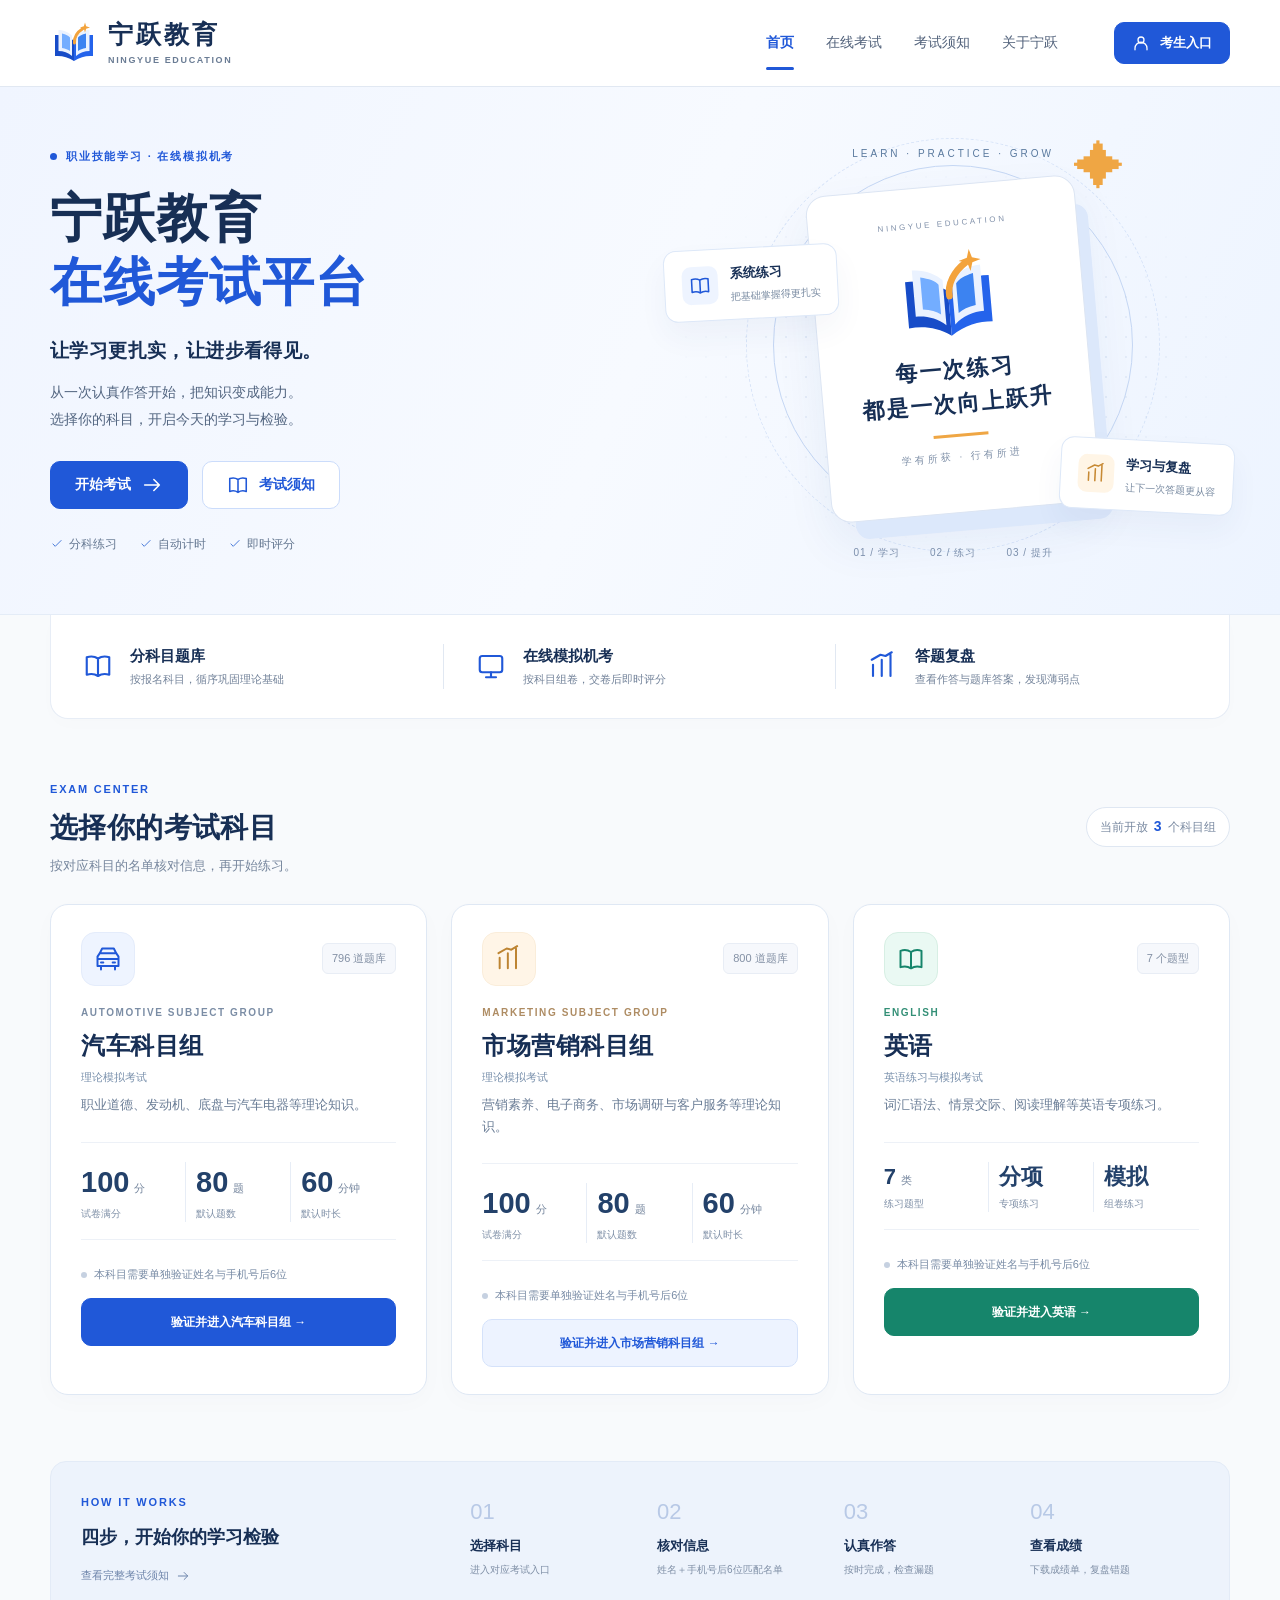
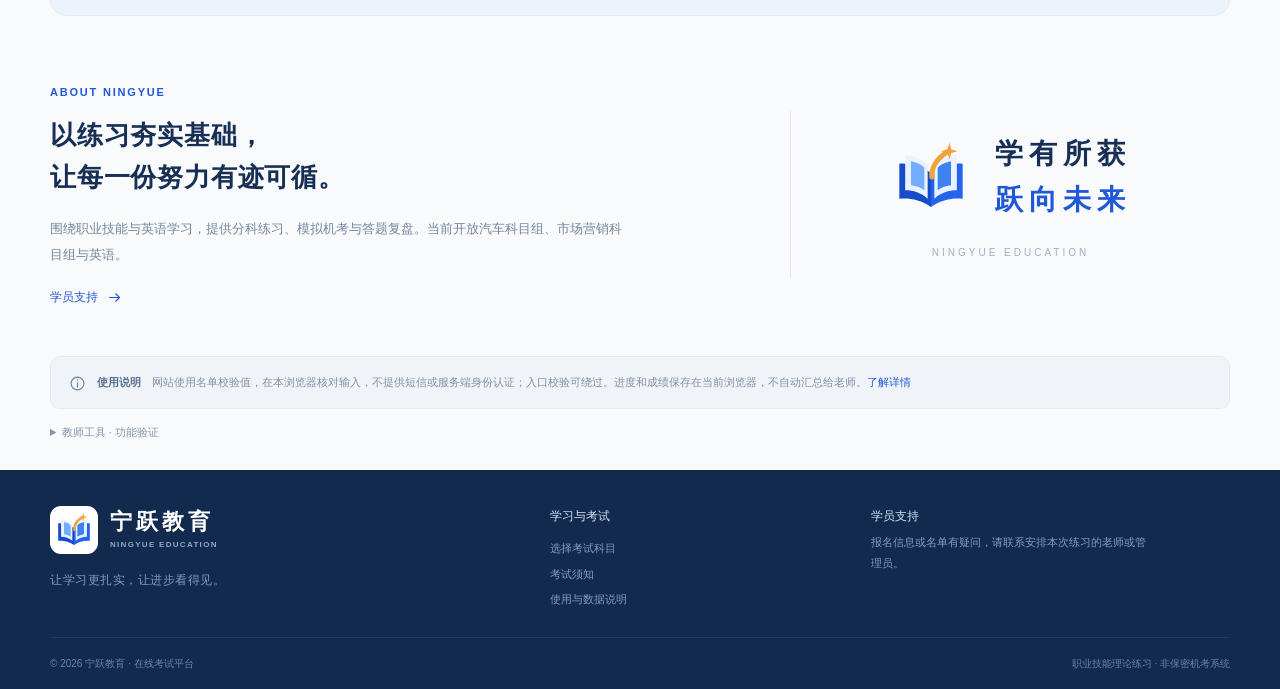
<file: index.html>
<!doctype html><html lang="zh-CN"><head><meta charset="utf-8"><meta name="viewport" content="width=device-width,initial-scale=1"><meta name="referrer" content="no-referrer"><meta name="description" content="宁跃教育在线考试平台，汽车、市场营销与英语科目练习，分科名单验证、模拟机考、漏题提醒与即时评分。"><meta name="theme-color" content="#2058D8"><title>宁跃教育 · 在线考试平台</title><link rel="icon" type="image/svg+xml" href="./assets/ningyue-mark.svg"><link rel="stylesheet" href="./access.css"><link rel="stylesheet" href="./brand.css?v=english-20261019"><script src="./brand.js?v=english-name-20261019"></script><script src="./site.js?v=english-20261019" defer></script><script src="./access.js?v=roster-last6-20261019"></script></head><body class="ny-home"><header class="ny-header"><div class="ny-container ny-header-inner"><a class="ny-brand" href="./index.html" aria-label="宁跃教育，返回首页"><img src="./assets/ningyue-mark.svg" width="48" height="48" data-brand-logo alt="宁跃教育标志"><span><strong data-brand="name">宁跃教育</strong><small data-brand="englishName">NINGYUE EDUCATION</small></span></a><nav class="ny-nav" aria-label="主导航"><a class="active" href="./index.html">首页</a><a href="./index.html#subjects">在线考试</a><a class="" href="./guide.html">考试须知</a><a href="./index.html#about">关于宁跃</a></nav><a class="ny-button ny-button-small" href="./login.html"><svg viewBox="0 0 24 24" class="ny-icon" fill="none" stroke="currentColor" stroke-width="1.7" stroke-linecap="round" stroke-linejoin="round" aria-hidden="true"><circle cx="12" cy="8" r="4"/><path d="M4 21v-2a8 8 0 0 1 16 0v2"/></svg><span>考生入口</span></a></div></header>
<main>
<section class="ny-hero"><div class="ny-container ny-hero-grid"><div class="ny-hero-copy"><span class="ny-eyebrow"><i></i> 职业技能学习 · 在线模拟机考</span><h1><span data-brand="name">宁跃教育</span><br><em data-brand="platformName">在线考试平台</em></h1><p class="ny-hero-slogan" data-brand="slogan">让学习更扎实，让进步看得见。</p><p class="ny-hero-desc">从一次认真作答开始，把知识变成能力。<br>选择你的科目，开启今天的学习与检验。</p><div class="ny-hero-buttons"><a class="ny-button" href="#subjects">开始考试 <svg viewBox="0 0 24 24" class="ny-icon" fill="none" stroke="currentColor" stroke-width="1.7" stroke-linecap="round" stroke-linejoin="round" aria-hidden="true"><path d="M4 12h16m-6-6 6 6-6 6"/></svg></a><a class="ny-button ny-outline" href="./guide.html"><svg viewBox="0 0 24 24" class="ny-icon" fill="none" stroke="currentColor" stroke-width="1.7" stroke-linecap="round" stroke-linejoin="round" aria-hidden="true"><path d="M12 6c-3-2-6-2-9-1v14c3-1 6-1 9 1 3-2 6-2 9-1V5c-3-1-6-1-9 1Zm0 0v14"/></svg> 考试须知</a></div><div class="ny-mini-info"><span><svg viewBox="0 0 24 24" class="ny-icon" fill="none" stroke="currentColor" stroke-width="1.7" stroke-linecap="round" stroke-linejoin="round" aria-hidden="true"><path d="m5 12 4 4L19 6"/></svg> 分科练习</span><span><svg viewBox="0 0 24 24" class="ny-icon" fill="none" stroke="currentColor" stroke-width="1.7" stroke-linecap="round" stroke-linejoin="round" aria-hidden="true"><path d="m5 12 4 4L19 6"/></svg> 自动计时</span><span><svg viewBox="0 0 24 24" class="ny-icon" fill="none" stroke="currentColor" stroke-width="1.7" stroke-linecap="round" stroke-linejoin="round" aria-hidden="true"><path d="m5 12 4 4L19 6"/></svg> 即时评分</span></div></div>
<div class="ny-hero-art" aria-label="宁跃教育学习主题装饰"><div class="ny-art-grid"></div><div class="ny-orbit orbit-one"></div><div class="ny-orbit orbit-two"></div><div class="ny-art-star">✦</div><span class="ny-art-kicker">LEARN · PRACTICE · GROW</span><div class="ny-art-main"><span class="ny-art-brand">NINGYUE EDUCATION</span><img src="./assets/ningyue-mark.svg" width="138" height="138" alt=""><h2>每一次练习<br>都是一次向上跃升</h2><span class="ny-art-line"></span><p>学有所获 · 行有所进</p></div><div class="ny-float ny-float-a"><span class="ny-float-icon"><svg viewBox="0 0 24 24" class="ny-icon" fill="none" stroke="currentColor" stroke-width="1.7" stroke-linecap="round" stroke-linejoin="round" aria-hidden="true"><path d="M12 6c-3-2-6-2-9-1v14c3-1 6-1 9 1 3-2 6-2 9-1V5c-3-1-6-1-9 1Zm0 0v14"/></svg></span><div><strong>系统练习</strong><small>把基础掌握得更扎实</small></div></div><div class="ny-float ny-float-b"><span class="ny-float-icon"><svg viewBox="0 0 24 24" class="ny-icon" fill="none" stroke="currentColor" stroke-width="1.7" stroke-linecap="round" stroke-linejoin="round" aria-hidden="true"><path d="M4 20V11m7 9V7m7 13V3M3 7l7-4 4 1 5-3"/></svg></span><div><strong>学习与复盘</strong><small>让下一次答题更从容</small></div></div><div class="ny-art-bottom"><span>01 / 学习</span><span>02 / 练习</span><span>03 / 提升</span></div></div></div></section>
<section class="ny-container ny-features" aria-label="平台功能"><div><svg viewBox="0 0 24 24" class="ny-icon" fill="none" stroke="currentColor" stroke-width="1.7" stroke-linecap="round" stroke-linejoin="round" aria-hidden="true"><path d="M12 6c-3-2-6-2-9-1v14c3-1 6-1 9 1 3-2 6-2 9-1V5c-3-1-6-1-9 1Zm0 0v14"/></svg><section><h2>分科目题库</h2><p>按报名科目，循序巩固理论基础</p></section></div><div><svg viewBox="0 0 24 24" class="ny-icon" fill="none" stroke="currentColor" stroke-width="1.7" stroke-linecap="round" stroke-linejoin="round" aria-hidden="true"><rect x="3" y="4" width="18" height="13" rx="2"/><path d="M8 21h8m-4-4v4"/></svg><section><h2>在线模拟机考</h2><p>按科目组卷，交卷后即时评分</p></section></div><div><svg viewBox="0 0 24 24" class="ny-icon" fill="none" stroke="currentColor" stroke-width="1.7" stroke-linecap="round" stroke-linejoin="round" aria-hidden="true"><path d="M4 20V11m7 9V7m7 13V3M3 7l7-4 4 1 5-3"/></svg><section><h2>答题复盘</h2><p>查看作答与题库答案，发现薄弱点</p></section></div></section>
<section class="ny-container ny-section" id="subjects"><div class="ny-section-head"><div><span class="ny-eyebrow">EXAM CENTER</span><h2>选择你的考试科目</h2><p>按对应科目的名单核对信息，再开始练习。</p></div><span class="ny-count">当前开放 <b>3</b> 个科目组</span></div><div class="ny-subject-grid"><article class="ny-subject-card ny-auto"><div class="ny-subject-top"><span class="ny-subject-icon"><svg viewBox="0 0 24 24" class="ny-icon" fill="none" stroke="currentColor" stroke-width="1.7" stroke-linecap="round" stroke-linejoin="round" aria-hidden="true"><path d="m5 7 2-4h10l2 4 2 3v8H3v-8l2-3Zm0 0h14M3 12h18M6 15h2m8 0h2M6 18v3m12-3v3"/></svg></span><span class="ny-subject-count">796 道题库</span></div><p class="ny-micro">AUTOMOTIVE SUBJECT GROUP</p><h3>汽车科目组<span>理论模拟考试</span></h3><p class="ny-subject-desc">职业道德、发动机、底盘与汽车电器等理论知识。</p><div class="ny-metrics"><div><b>100<span>分</span></b><small>试卷满分</small></div><div><b>80<span>题</span></b><small>默认题数</small></div><div><b>60<span>分钟</span></b><small>默认时长</small></div></div><p id="autoAccessStatus" class="subject-access-status">本科目需要单独验证姓名与手机号后6位</p><a id="autoAccessLink" class="ny-button ny-wide" href="./login.html?subject=auto">验证并进入汽车科目组 →</a></article><article class="ny-subject-card ny-marketing"><div class="ny-subject-top"><span class="ny-subject-icon"><svg viewBox="0 0 24 24" class="ny-icon" fill="none" stroke="currentColor" stroke-width="1.7" stroke-linecap="round" stroke-linejoin="round" aria-hidden="true"><path d="M4 20V11m7 9V7m7 13V3M3 7l7-4 4 1 5-3"/></svg></span><span class="ny-subject-count">800 道题库</span></div><p class="ny-micro">MARKETING SUBJECT GROUP</p><h3>市场营销科目组<span>理论模拟考试</span></h3><p class="ny-subject-desc">营销素养、电子商务、市场调研与客户服务等理论知识。</p><div class="ny-metrics"><div><b>100<span>分</span></b><small>试卷满分</small></div><div><b>80<span>题</span></b><small>默认题数</small></div><div><b>60<span>分钟</span></b><small>默认时长</small></div></div><p id="marketingAccessStatus" class="subject-access-status">本科目需要单独验证姓名与手机号后6位</p><a id="marketingAccessLink" class="ny-button ny-wide" href="./login.html?subject=marketing">验证并进入市场营销科目组 →</a></article><article class="ny-subject-card ny-english"><div class="ny-subject-top"><span class="ny-subject-icon"><svg viewBox="0 0 24 24" class="ny-icon" fill="none" stroke="currentColor" stroke-width="1.7" stroke-linecap="round" stroke-linejoin="round" aria-hidden="true"><path d="M12 6c-3-2-6-2-9-1v14c3-1 6-1 9 1 3-2 6-2 9-1V5c-3-1-6-1-9 1Zm0 0v14"/></svg></span><span class="ny-subject-count">7 个题型</span></div><p class="ny-micro">ENGLISH</p><h3>英语<span>英语练习与模拟考试</span></h3><p class="ny-subject-desc">词汇语法、情景交际、阅读理解等英语专项练习。</p><div class="ny-metrics"><div><b>7<span>类</span></b><small>练习题型</small></div><div><b>分项</b><small>专项练习</small></div><div><b>模拟</b><small>组卷练习</small></div></div><p id="englishAccessStatus" class="subject-access-status">本科目需要单独验证姓名与手机号后6位</p><a id="englishAccessLink" class="ny-button ny-wide" href="./login.html?subject=english">验证并进入英语 →</a></article></div><div class="access-footer-actions"><button id="logoutAllBtn" type="button" hidden>退出全部科目验证</button></div></section>
<section class="ny-container ny-journey"><div class="ny-journey-title"><span class="ny-eyebrow">HOW IT WORKS</span><h2>四步，开始你的学习检验</h2><a href="./guide.html">查看完整考试须知 <svg viewBox="0 0 24 24" class="ny-icon" fill="none" stroke="currentColor" stroke-width="1.7" stroke-linecap="round" stroke-linejoin="round" aria-hidden="true"><path d="M4 12h16m-6-6 6 6-6 6"/></svg></a></div><div class="ny-journey-steps"><article><b>01</b><h3>选择科目</h3><p>进入对应考试入口</p></article><article><b>02</b><h3>核对信息</h3><p>姓名＋手机号后6位匹配名单</p></article><article><b>03</b><h3>认真作答</h3><p>按时完成，检查漏题</p></article><article><b>04</b><h3>查看成绩</h3><p>下载成绩单，复盘错题</p></article></div></section>
<section class="ny-container ny-about" id="about"><div><span class="ny-eyebrow">ABOUT NINGYUE</span><h2>以练习夯实基础，<br>让每一份努力有迹可循。</h2><p data-brand="description">围绕职业技能与英语学习，提供分科练习、模拟机考与答题复盘。当前开放汽车科目组、市场营销科目组与英语。</p><a class="ny-text-link" href="./guide.html#support">学员支持 <svg viewBox="0 0 24 24" class="ny-icon" fill="none" stroke="currentColor" stroke-width="1.7" stroke-linecap="round" stroke-linejoin="round" aria-hidden="true"><path d="M4 12h16m-6-6 6 6-6 6"/></svg></a></div><div class="ny-about-quote"><img src="./assets/ningyue-mark.svg" alt="" width="72" height="72"><p>学有所获<br><span>跃向未来</span></p><small>NINGYUE EDUCATION</small></div></section>
<section class="ny-container ny-bottom-notice"><svg viewBox="0 0 24 24" class="ny-icon" fill="none" stroke="currentColor" stroke-width="1.7" stroke-linecap="round" stroke-linejoin="round" aria-hidden="true"><circle cx="12" cy="12" r="9"/><path d="M12 11v6m0-10v.5"/></svg><p><strong>使用说明</strong>　网站使用名单校验值，在本浏览器核对输入，不提供短信或服务端身份认证；入口校验可绕过。进度和成绩保存在当前浏览器，不自动汇总给老师。<a href="./guide.html#data">了解详情</a></p></section>
<details class="ny-container ny-maintenance"><summary>教师工具 · 功能验证</summary><p>仅用于测试答题、漏题提醒与评分流程，仍需匹配对应科目名单。随机生成的成绩不代表真实作答成绩。</p><a href="./login.html?subject=auto&amp;test=1">汽车科目组验证入口 →</a><a href="./login.html?subject=marketing&amp;test=1">市场营销科目组验证入口 →</a><a href="./login.html?subject=english&amp;test=1">英语验证入口 →</a></details>
</main><footer class="ny-footer"><div class="ny-container"><div class="ny-footer-main"><div><a class="ny-brand" href="./index.html" aria-label="宁跃教育，返回首页"><img src="./assets/ningyue-mark.svg" width="48" height="48" data-brand-logo alt="宁跃教育标志"><span><strong data-brand="name">宁跃教育</strong><small data-brand="englishName">NINGYUE EDUCATION</small></span></a><p data-brand="slogan">让学习更扎实，让进步看得见。</p></div><div class="ny-footer-links"><strong>学习与考试</strong><a href="./index.html#subjects">选择考试科目</a><a href="./guide.html">考试须知</a><a href="./guide.html#data">使用与数据说明</a></div><div class="ny-contact"><strong>学员支持</strong><p data-brand="supportText">报名信息或名单有疑问，请联系安排本次练习的老师或管理员。</p><div data-contact-list></div></div></div><div class="ny-footer-bottom"><span>© <span data-year>2026</span> <span data-brand="name">宁跃教育</span> · <span data-brand="platformName">在线考试平台</span></span><span>职业技能理论练习 · 非保密机考系统</span></div></div></footer><script>
(function(){
  const subjects=['auto','marketing','english'];
  async function refreshStatus(){
    try{
      if(!window.ExamAccess)throw new Error('验证脚本未加载，请检查 access.js。');
      await ExamAccess.ready();let any=false;
      for(const s of subjects){
        const p=ExamAccess.session(s),el=document.getElementById(s+'AccessStatus'),link=document.getElementById(s+'AccessLink');
        el.classList.toggle('verified',!!p);
        el.textContent=p?'本科目已验证：'+p.name+' · 手机尾号 '+p.maskedPhone:'本科目需要单独验证姓名与手机号后6位';
        link.href=p?ExamAccess.examUrl(s):ExamAccess.loginUrl(s);
        link.textContent=p?'进入'+ExamAccess.subjects[s]+'考试 →':'验证并进入'+ExamAccess.subjects[s]+' →';
        any=any||!!p;
      }
      document.getElementById('logoutAllBtn').hidden=!any;
    }catch(e){subjects.forEach(s=>document.getElementById(s+'AccessStatus').textContent=e.message);}
  }
  document.getElementById('logoutAllBtn').onclick=()=>{if(window.ExamAccess)ExamAccess.logout();refreshStatus();};
  window.addEventListener('pageshow',refreshStatus);
  document.addEventListener('visibilitychange',()=>{if(!document.hidden)refreshStatus();});
  refreshStatus();
})();
</script></body></html>
</file>
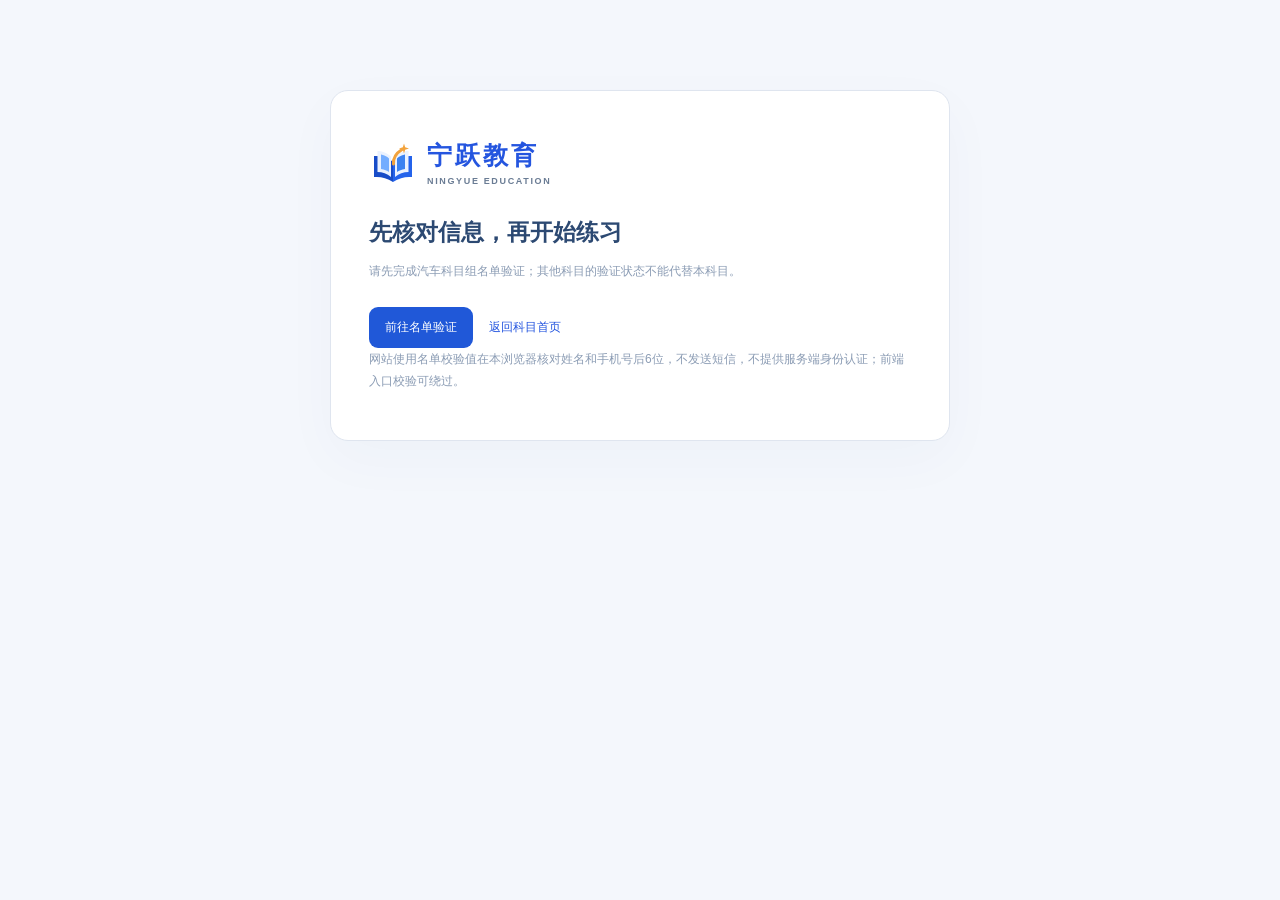
<file: auto-exam.html>
<!doctype html>
<html lang="zh-CN" data-access-state="checking"><head><meta charset="utf-8"><meta name="viewport" content="width=device-width,initial-scale=1"><meta name="description" content="汽车科目组100分智能机考，随机组卷、在线答题、漏题提醒与即时评分。"><meta name="referrer" content="strict-origin-when-cross-origin"><title>汽车科目组 · 宁跃教育</title><style>
*{box-sizing:border-box}body{margin:0;font-family:-apple-system,BlinkMacSystemFont,"Segoe UI","Microsoft YaHei",sans-serif;background:#f5f7fb;color:#1f2937}
button,input,select{font:inherit}.top{position:sticky;top:0;z-index:20;background:#111827;color:#fff;padding:14px 22px;display:flex;justify-content:space-between;align-items:center}
.top h1{font-size:20px;margin:0}.top small{color:#cbd5e1}.timer{font-size:24px;font-weight:800}.layout{max-width:1500px;margin:auto;padding:18px;display:grid;grid-template-columns:330px 1fr;gap:18px}
.card{background:#fff;border:1px solid #e5e7eb;border-radius:14px;padding:16px;box-shadow:0 3px 14px #0000000a}.side{position:sticky;top:82px;max-height:calc(100vh - 100px);overflow:auto}
.row{display:flex;gap:8px;align-items:center;margin:9px 0}.row label{width:88px;font-size:13px;color:#4b5563}.row input,.row select{flex:1;min-width:0;padding:8px;border:1px solid #d1d5db;border-radius:8px}
.btn{border:0;border-radius:9px;padding:10px;cursor:pointer;font-weight:700}.primary{background:#2563eb;color:#fff}.danger{background:#dc2626;color:#fff}.light{background:#eef2ff;color:#3730a3}
.btns{display:grid;grid-template-columns:1fr 1fr;gap:8px;margin-top:12px}.stats{display:grid;grid-template-columns:repeat(4,1fr);gap:10px;margin-bottom:14px}.stat{background:#fff;border:1px solid #e5e7eb;border-radius:12px;padding:12px}
.stat b{display:block;font-size:20px}.stat span{font-size:12px;color:#6b7280}.paperhead{text-align:center;padding:8px 0 18px;border-bottom:1px solid #e5e7eb}.paperhead h2{margin:0 0 8px}.meta{color:#6b7280;font-size:13px}
.sectiontitle{margin:22px 0 10px;padding:9px 12px;background:#f3f4f6;border-radius:8px;font-weight:800}.q{padding:16px 4px;border-bottom:1px solid #eef0f3;scroll-margin-top:85px}.stem{font-weight:700;line-height:1.7;margin-bottom:10px}
.tag{font-size:11px;color:#6b7280;background:#f3f4f6;border-radius:20px;padding:3px 8px;margin-left:7px}.option{display:flex;align-items:flex-start;gap:9px;padding:10px 11px;border:1px solid #e5e7eb;border-radius:9px;margin:7px 0;cursor:pointer;line-height:1.5}
.option:hover{background:#f8fafc}.option input{margin-top:4px;transform:scale(1.2)}.option.chosen{border-color:#93c5fd;background:#eff6ff}.option.correct{border-color:#86efac;background:#f0fdf4}.option.wrong{border-color:#fca5a5;background:#fef2f2}
.answerline{margin-top:9px;font-size:13px;color:#6b7280}.answerline strong{color:#b91c1c}.navgrid{display:grid;grid-template-columns:repeat(8,1fr);gap:5px;margin-top:10px}.navnum{border:1px solid #d1d5db;background:#fff;border-radius:6px;padding:6px 0;font-size:12px;cursor:pointer}
.navnum.done{background:#dbeafe;border-color:#93c5fd}.navnum.unanswered{background:#fee2e2;border-color:#ef4444;color:#b91c1c;font-weight:800;box-shadow:0 0 0 1px #ef4444 inset}.navnum.right{background:#dcfce7;border-color:#86efac}.navnum.bad{background:#fee2e2;border-color:#fca5a5}.result{padding:18px;border-radius:12px;background:#f8fafc;margin:14px 0}.resultbig{font-size:34px;font-weight:900}
.muted{color:#6b7280;font-size:12px;line-height:1.6}.empty{text-align:center;color:#9ca3af;padding:100px 20px}.module{display:flex;justify-content:space-between;padding:5px 0;font-size:12px}.module input{width:52px}
@media(max-width:900px){.layout{grid-template-columns:1fr}.side{position:static;max-height:none}.stats{grid-template-columns:repeat(2,1fr)}}@media print{.top,aside,.stats{display:none!important}.layout{display:block;padding:0}.card{border:0;box-shadow:none}}

[hidden]{display:none!important}.side{top:112px;max-height:calc(100vh - 132px)}.q{scroll-margin-top:120px}a{color:#2563eb}button:disabled{opacity:.5;cursor:not-allowed}
button:focus-visible,input:focus-visible,select:focus-visible,a:focus-visible{outline:3px solid #f59e0b;outline-offset:3px}
.top a{color:#dbeafe;font-size:13px;display:inline-block;margin-bottom:5px}.module label{display:flex;justify-content:space-between;align-items:center;gap:10px;width:100%}.module input{padding:5px;border:1px solid #d1d5db;border-radius:5px}
.notice{background:#f8fafc;color:#475569;border:1px solid #e2e8f0;padding:10px 12px;border-radius:8px;font-size:12px;line-height:1.8;margin-bottom:12px}
#testNote{background:#fff7ed;border-color:#fed7aa;color:#9a3412}.lowtime{color:#fca5a5}.q.is-unanswered .qno{color:#dc2626}.navnum.partial{background:#fff7ed;border-color:#fdba74;color:#9a3412}
#missingPanel{background:#fef2f2;border:1px solid #fecaca;border-radius:10px;margin:12px 0;padding:12px}#missingTitle{color:#991b1b;margin:0 0 8px;font-size:13px}#missingNums{display:flex;flex-wrap:wrap;gap:6px}#missingNums .navnum{padding:5px 9px}
.resultbig small{font-size:18px;font-weight:500;color:#64748b}.resultlabel{color:#1d4ed8;font-weight:700;margin:0 0 6px}.home-link{white-space:nowrap}
details{margin:14px 0}summary{cursor:pointer;font-weight:700}.side h3{font-size:16px}.row input[disabled],.row select[disabled]{background:#f8fafc;color:#64748b}
@media(max-width:900px){.top{padding:12px}.top h1{font-size:17px}.top small{font-size:11px}.timer{font-size:22px;margin-left:10px}.layout{padding:10px;gap:12px}.side{padding:14px;max-height:none}.empty{padding:45px 15px}#nav{grid-template-columns:repeat(10,1fr)}.q{scroll-margin-top:110px}}
@media print{.notice,#missingPanel,.home-link{display:none!important}.q{break-inside:avoid}.paperhead h2{font-size:22px}.option{padding:4px 8px;margin:3px 0}}
</style><link rel="stylesheet" href="./access.css"><script src="./access.js?v=roster-last6-20261019"></script><link rel="icon" type="image/svg+xml" href="./assets/ningyue-mark.svg"><meta name="theme-color" content="#2058D8"><link rel="stylesheet" href="./brand.css"><link rel="stylesheet" href="./exam-brand.css"><script src="./brand.js"></script><script src="./site.js?v=subject-groups-20260926" defer></script></head><body class="ny-exam">
<section id="accessGate" aria-busy="true"><a class="ny-brand" href="./index.html" aria-label="宁跃教育，返回首页"><img src="./assets/ningyue-mark.svg" width="48" height="48" data-brand-logo alt="宁跃教育标志"><span><strong data-brand="name">宁跃教育</strong><small data-brand="englishName">NINGYUE EDUCATION</small></span></a><h2>先核对信息，再开始练习</h2><p id="accessMessage">正在读取本科目的名单配置…</p><a id="accessLogin" class="gate-primary" href="./login.html?subject=auto">前往名单验证</a><a href="./index.html">返回科目首页</a><p class="muted">网站使用名单校验值在本浏览器核对姓名和手机号后6位，不发送短信，不提供服务端身份认证；前端入口校验可绕过。</p><noscript><p>请启用 JavaScript，名单验证和考试答题才可运行。</p></noscript></section>

<header class="top ny-exam-header"><div class="ny-exam-brand"><a class="ny-brand" href="./index.html" aria-label="宁跃教育，返回首页"><img src="./assets/ningyue-mark.svg" width="48" height="48" data-brand-logo alt="宁跃教育标志"><span><strong data-brand="name">宁跃教育</strong><small data-brand="englishName">NINGYUE EDUCATION</small></span></a><span class="ny-header-divider"></span><div class="ny-exam-heading"><h1>汽车科目组</h1><small>理论模拟机考 · 满分100分</small></div></div><div class="ny-exam-header-right"><a class="ny-exam-home" href="./index.html#subjects">← 科目首页</a><div class="ny-timer-box"><svg viewBox="0 0 24 24" class="ny-icon" fill="none" stroke="currentColor" stroke-width="1.7" stroke-linecap="round" stroke-linejoin="round" aria-hidden="true"><circle cx="12" cy="12" r="9"/><path d="M12 6v6l4 2"/></svg><div><small>剩余时间</small><span class="timer" id="timer" role="timer" aria-label="考试剩余时间">--:--</span></div></div></div></header>
<main class="layout"><aside><div class="card side">
<details class="ny-settings-disclosure" open><summary>试卷设置 <span>默认80题 / 100分</span></summary><div id="settings">
<div class="row"><label for="title">考试名称</label><input id="title" maxlength="80" value="宁跃教育 · 汽车科目组考试"></div>
<div class="row"><label for="minutes">时长（分钟）</label><input id="minutes" type="number" min="1" max="240" step="1" value="60"></div>
<div class="row"><label for="single">单选 · 1分</label><input id="single" type="number" min="0" max="100" step="1" value="40"></div>
<div class="row"><label for="multiple">多选 · 2分</label><input id="multiple" type="number" min="0" max="50" step="1" value="20"></div>
<div class="row"><label for="judge">判断 · 1分</label><input id="judge" type="number" min="0" max="100" step="1" value="20"></div>
<p class="muted" id="totalHint"></p>
<div class="row"><label for="mode">组卷方式</label><select id="mode"><option value="balanced">按模块权重均衡</option><option value="random">全题库随机</option></select></div>
<div class="row"><label for="multiScore">多选计分</label><select id="multiScore"><option value="strict">全对得分</option><option value="partial">漏选得半分 / 错选0分</option></select></div>
</div></details>
<div class="btns"><button class="btn primary" type="button" onclick="startExam()">开始新考试</button><button class="btn danger" type="button" onclick="submitExam()">交卷评分</button><button class="btn light" type="button" onclick="showUnanswered()">查看未答</button><button class="btn light" type="button" onclick="window.print()">打印试卷</button><button class="btn light" style="grid-column:1/-1" type="button" id="downloadBtn" disabled onclick="downloadResult()">下载本次成绩单</button><button class="btn light" type="button" id="verifyBtn" hidden style="grid-column:1/-1;background:#fff7ed;color:#9a3412" onclick="randomVerify()">验证：随机答题并交卷</button></div>
<details><summary>模块权重设置</summary><div id="mods"></div><p class="muted">0表示排除模块。修改题型数量后合计仍需为100分；考试中不可修改设置。</p></details>
<h3>答题卡</h3><p class="muted" id="navHint">默认颜色：未作答 · 蓝色：已作答。检查漏题后才标红。</p><div id="nav" class="navgrid"></div>
<div id="missingPanel" hidden><p id="missingTitle"></p><div id="missingNums"></div></div>
<p class="muted" id="saveNote">答题进度按考生和科目分别保存在当前浏览器。刷新可继续；后台停留和关闭页面期间倒计时不停。</p>
</div></aside><section>
<div class="candidate-strip"><strong>当前考生</strong><span id="candidateInfo"></span><button id="logoutBtn" type="button">退出本科目</button></div>
<div class="notice" id="studentNote">此页面用于自测 / 模拟机考，题库答案随网页加载，不能用于保密、防作弊考试。成绩不自动发送给老师。题目沿用原题库，专业答案和标准版本仍需教师复核。</div>
<div class="notice" id="testNote" hidden><b>功能验证模式</b>：随机验证按钮会填写全部题目并交卷。此入口同样检查本科目名单，但只是前端入口校验；验证成绩不代表真实考试成绩。</div>
<div id="stats" class="stats"></div><div class="card" id="exam"><div class="empty ny-exam-ready"><span class="ny-ready-icon"><svg viewBox="0 0 24 24" class="ny-icon" fill="none" stroke="currentColor" stroke-width="1.7" stroke-linecap="round" stroke-linejoin="round" aria-hidden="true"><path d="M12 6c-3-2-6-2-9-1v14c3-1 6-1 9 1 3-2 6-2 9-1V5c-3-1-6-1-9 1Zm0 0v14"/></svg></span><p class="ny-eyebrow">NINGYUE EDUCATION</p><h2>准备好，开始今天的练习</h2><p>默认40道单选、20道多选、20道判断<br>共80题 / 100分，默认时长60分钟。</p><button class="ny-button" type="button" onclick="startExam()">开始新考试 <svg viewBox="0 0 24 24" class="ny-icon" fill="none" stroke="currentColor" stroke-width="1.7" stroke-linecap="round" stroke-linejoin="round" aria-hidden="true"><path d="M4 12h16m-6-6 6 6-6 6"/></svg></button><small>点击开始后倒计时启动，请认真作答。</small></div></div>
</section></main><footer class="ny-exam-footer">© <span data-year>2026</span> <span data-brand="name">宁跃教育</span> · 在线考试平台 <span>｜</span> <a href="./guide.html#data">使用与数据说明</a></footer>
<noscript><p>请开启浏览器的 JavaScript 才能使用答题和评分功能。</p></noscript>
<script>
const bank=[{"id":1,"module":"职业道德","stem":"小明在从事本职工作时业务纯熟，工作成果尽善尽美，被评为单位先进员工。这表明小明在工作中做到了","options":{"A":"乐业","B":"勤业","C":"精业","D":"敬业"},"answer":["C"],"type":"single"},{"id":2,"module":"职业道德","stem":"卫生类专业技术人员的首要职责，职业道德的第一要求是","options":{"A":"救死扶伤、防病治病","B":"解除病人痛苦，保障人民的健康","C":"尊重病人、一视同仁","D":"热情周到、敢于负责"},"answer":["A"],"type":"single"},{"id":3,"module":"职业道德","stem":"下列说法正确的是","options":{"A":"奉献社会要求个人利益必须无条件让位于国家、集体利益","B":"奉献社会要求个人必须参加各类公益活动、助人为乐，扶贫济困","C":"做好本职工作，就是在岗位上服务人民、奉献社会","D":"在维护公共卫生、爱护公共财物等小事上谈不上为社会做贡献"},"answer":["C"],"type":"single"},{"id":4,"module":"职业道德","stem":"下列关于办事公道的说法错误的是","options":{"A":"办事公道是恪守职业道德的要求","B":"普通职员也会面临办事公道的问题","C":"办事公道能为企业赢得较好的信誉","D":"办事公道对企业内部管理没有多大意义"},"answer":["D"],"type":"single"},{"id":5,"module":"职业道德","stem":"下列选项中属于企业文化功能的是","options":{"A":"整合功能","B":"技术培训功能","C":"科学研究功能","D":"社交功能"},"answer":["A"],"type":"single"},{"id":6,"module":"职业道德","stem":"与法律规范相比，道德规范的调节手段是","options":{"A":"强制性的","B":"非强制性的","C":"更主要的","D":"更次要的"},"answer":["B"],"type":"single"},{"id":7,"module":"职业道德","stem":"职业道德具有适用范围有限性、发展历史继承性、表达形式多种多样性以及强烈的","options":{"A":"严格性","B":"纪律性","C":"职责性","D":"规律性"},"answer":["B"],"type":"single"},{"id":8,"module":"职业道德","stem":"对待工作的态度，以下正确的是","options":{"A":"当一天工作撞一天钟","B":"不求无功但求无过","C":"在岗一分钟负责 60 秒","D":"三天打鱼，两天晒网"},"answer":["C"],"type":"single"},{"id":9,"module":"职业道德","stem":"下列企业文化不能体现办事公道的是","options":{"A":"企业员工互帮互助","B":"企业员工心往一处想，劲往一处使","C":"企业各部门展开竞争，争创效益","D":"企业各部门负责人竞相邀请领导吃饭"},"answer":["D"],"type":"single"},{"id":10,"module":"职业道德","stem":"下列属于职业纪律特点的是","options":{"A":"明确的规定性","B":"高度的强制性","C":"普适性","D":"自愿性"},"answer":["A"],"type":"single"},{"id":11,"module":"职业道德","stem":"以下体现慎独的做法是","options":{"A":"观花展是小李顺手将一盆花塞进背包带回家","B":"上卫生间时小陈将里面配备的卫生纸整卷带走","C":"秋游时见四下无人，小王私摘他人果园里的水果","D":"夜晚十二点十字路口红灯亮起，小张停步等候"},"answer":["D"],"type":"single"},{"id":12,"module":"职业道德","stem":"在企业的经营活动中，下列选项中的(    )不是职业道德功能的表现。","options":{"A":"激励作用","B":"决策能力","C":"规范行为","D":"遵纪守法"},"answer":["B"],"type":"single"},{"id":13,"module":"职业道德","stem":"纠正行业不正之风的重要措施是","options":{"A":"职业道德义务","B":"职业道德技能","C":"职业道德建设","D":"职业道德修养"},"answer":["C"],"type":"single"},{"id":14,"module":"职业道德","stem":"爱岗敬业要求我们在工作中做到","options":{"A":"乐业","B":"勤业","C":"精业","D":"专业"},"answer":["A","B","C"],"type":"multiple"},{"id":15,"module":"职业道德","stem":"汽车维修职业道德范畴包括","options":{"A":"汽车维修职业的义务和良心","B":"汽车维修职业信誉和尊严","C":"汽车维修职业责任和情感","D":"汽车维修职业经济效益"},"answer":["A","B","C"],"type":"multiple"},{"id":16,"module":"职业道德","stem":"以下不能体现办事公道的做法是","options":{"A":"企业为每一位员工依法缴纳足额社保","B":"企业为特定对象量身定制招聘岗位","C":"企业招聘时对熟人打招呼的应聘者免试录取","D":"企业内部同工不同酬"},"answer":["B","C","D"],"type":"multiple"},{"id":17,"module":"职业道德","stem":"关于增强服务意识，下列做法不正确的是","options":{"A":"过一天算一天，得过且过","B":"以貌取人，看人办事","C":"主动参加职业技能培训，增强专业能力","D":"拒绝为残疾人和衣着不光鲜者提供服务"},"answer":["A","B","D"],"type":"multiple"},{"id":18,"module":"职业道德","stem":"以下观点对奉献社会理解正确的是","options":{"A":"奉献社会是恪守职业道德的最高境界","B":"奉献社会的要求对普通人而言太高了","C":"每个人尽力做好分内事，不给他人添麻烦也是奉献社会","D":"实现自我价值的同时彰显自身社会价值就是奉献社会"},"answer":["A","C","D"],"type":"multiple"},{"id":19,"module":"职业道德","stem":"职业道德是职业的灵魂。","options":{},"answer":"正确","type":"judge"},{"id":20,"module":"职业道德","stem":"廉洁奉公是公务人员的事，与医务工作者无关。","options":{},"answer":"错误","type":"judge"},{"id":21,"module":"职业道德","stem":"汽车维修质量检验人员作为汽车维修职业的关键岗位，对于汽车维修质量和汽车维修职业的形象以及社会声誉的树立关系优为重要","options":{},"answer":"正确","type":"judge"},{"id":22,"module":"职业道德","stem":"爱岗和敬业是相辅相成、相互支持的。敬业是爱岗的前提，爱岗是敬业的升华。","options":{},"answer":"错误","type":"judge"},{"id":23,"module":"职业道德","stem":"严格把关，不弄虚作假这是机动车维修人员忠于职守的体现。","options":{},"answer":"正确","type":"judge"},{"id":24,"module":"职业道德","stem":"道德不仅对社会关系有调节作用，而且对人们行为有教育作用。","options":{},"answer":"正确","type":"judge"},{"id":25,"module":"职业道德","stem":"工作、职业与事业其实就是一个概念。","options":{},"answer":"错误","type":"judge"},{"id":26,"module":"职业道德","stem":"职业道德是各种职业群体及其从业人员在从事正当职业活动中形成的特有的道德观念，行为方式和作风，以及应该遵循的行为规范的总和。","options":{},"answer":"正确","type":"judge"},{"id":27,"module":"职业道德","stem":"职业道德主要包括五项规范。","options":{},"answer":"正确","type":"judge"},{"id":28,"module":"职业道德","stem":"所谓专业技术人员职业道德就是专业技术人员在从事本职业活动中所应遵循的价值观念和行为规范。","options":{},"answer":"正确","type":"judge"},{"id":29,"module":"职业道德","stem":"奉献社会是恪守职业道德的最高境界。","options":{},"answer":"正确","type":"judge"},{"id":30,"module":"职业道德","stem":"《交通行政执法职业道德基本规范》适用机动车维修人员。","options":{},"answer":"正确","type":"judge"},{"id":31,"module":"职业道德","stem":"“在岗一分钟负责六十秒”给我们在工作中提出的要求是勤业。","options":{},"answer":"正确","type":"judge"},{"id":32,"module":"职业道德","stem":"企业的经济效益好坏与职业道德关系不大。","options":{},"answer":"错误","type":"judge"},{"id":33,"module":"职业道德","stem":"机动车维修职业道德范畴不包括反应机动车维修职业与其他职业之间的道德关系。","options":{},"answer":"错误","type":"judge"},{"id":34,"module":"职业道德","stem":"职业道德不具有纪律性。","options":{},"answer":"错误","type":"judge"},{"id":35,"module":"职业道德","stem":"在汽车维修职业活动中，对学习掌握维修技术缺乏积极性，对汽车维修工作马马虎虎，汽车维修质量低劣等现象，就是缺乏这种职业情感的具体反映。","options":{},"answer":"正确","type":"judge"},{"id":36,"module":"职业道德","stem":"职业道德规范是社会主义精神文明建设的重要内容之一。","options":{},"answer":"正确","type":"judge"},{"id":37,"module":"职业道德","stem":"销售经检疫部门检验盖章的猪肉体现了办事公道这一道德要求。","options":{},"answer":"错误","type":"judge"},{"id":38,"module":"职业道德","stem":"小王是位交警，每天指挥交通，风雨无阻，这不仅是完成工作，也是奉献社会。","options":{},"answer":"正确","type":"judge"},{"id":39,"module":"职业道德","stem":"我国机动车维修从业人员应承担和履行的职业道德义务不包括确保道路运输汽车技术状况，努力发展交通运输业。","options":{},"answer":"错误","type":"judge"},{"id":40,"module":"环保法规与维修规范","stem":"下列不属于涂漆车间采用二打磨工艺需要安装的环保设备是","options":{"A":"粉尘收集装置","B":"除尘设备","C":"通风设备","D":"降噪设备"},"answer":["D"],"type":"single"},{"id":41,"module":"环保法规与维修规范","stem":"《柴油车污染物排放限值及测量方法（自由加速法及加载减速法）》（GB 3847-2018）标准中规定，预检不合格的车辆均不得进行加载减速排气烟度试验，下列不属于预检项目的是","options":{"A":"照明系统","B":"传动系","C":"行驶系","D":"车辆仪表"},"answer":["A"],"type":"single"},{"id":42,"module":"环保法规与维修规范","stem":"以下不属于汽车降噪系统部件的是","options":{"A":"排气管","B":"膨胀室","C":"消声器","D":"排气歧管"},"answer":["D"],"type":"single"},{"id":43,"module":"环保法规与维修规范","stem":"下列不属于机动车维修企业汽车清洗废水处理工艺的是","options":{"A":"混凝-沉淀（PAC?吸附）-过滤-消毒","B":"沉淀-混凝-二级气浮-过滤消毒","C":"物化处理加膜处理工艺","D":"加 PAC 、PAM?絮凝沉淀"},"answer":["D"],"type":"single"},{"id":44,"module":"环保法规与维修规范","stem":"《汽车维修业开业条件》(GB/T 16739.1-2014)中规定汽车整车维修企业允许外协的专用设备是","options":{"A":"汽车故障电脑诊断仪","B":"悬架实验台","C":"喷油器实验设备","D":"冷媒鉴别仪"},"answer":["B"],"type":"single"},{"id":45,"module":"环保法规与维修规范","stem":"申请从事汽车维修经营业务或者其他机动车维修经营业务的，租用的场地应当有书面的租赁合同，且租赁期限不得少于","options":{"A":"1 年","B":"2 年","C":"3 年","D":"4 年"},"answer":["A"],"type":"single"},{"id":46,"module":"环保法规与维修规范","stem":"表示声音强弱的最基本的参数是","options":{"A":"声压与声压级","B":"声强与声强级","C":"声功率与声功率级","D":"声波与声波级"},"answer":["A"],"type":"single"},{"id":47,"module":"环保法规与维修规范","stem":"《汽油车污染物排放限值及测量方法（双怠速法及简易工况法）》（GB 18285- 2018）标准实施的起始时间是","options":{"A":"2018 年 7 月 1 日","B":"2019 年 7 月 1 日","C":"2018 年 5 月 1 日","D":"2019 年 5 月 1 日"},"answer":["D"],"type":"single"},{"id":48,"module":"环保法规与维修规范","stem":"《汽车维修业开业条件》(GB/T 16739.1-2014)中规定维修企业应该配备的仪表工具是","options":{"A":"正时仪","B":"连杆校正器","C":"真空表","D":"声级计"},"answer":["C"],"type":"single"},{"id":49,"module":"环保法规与维修规范","stem":"《汽油车污染物排放限值及测量方法（双怠速法及简易工况法）》（GB 18285-2018）标准规定，按瞬态工况法检测，共运行的时长是","options":{"A":"165s","B":"175s","C":"185s","D":"195s"},"answer":["D"],"type":"single"},{"id":50,"module":"环保法规与维修规范","stem":"按《大气污染防治法》的要求，机动车维修调试车间或调试工位应设置","options":{"A":"除尘设备","B":"汽车尾气收集净化装置","C":"消声装置","D":"空气净化装置"},"answer":["B"],"type":"single"},{"id":51,"module":"环保法规与维修规范","stem":"《汽油车污染物排放限值及测量方法（双怠速法及简易工况法）》（GB 18285-2018）标准的规定，进行怠速排放测量时，应将排气分析仪取样探头插入排气管中，深度不少于","options":{"A":"200mm","B":"300mm","C":"400mm","D":"500mm"},"answer":["C"],"type":"single"},{"id":52,"module":"环保法规与维修规范","stem":"《汽油车污染物排放限值及测量方法（双怠速法及简易工况法）》（GB 18285-2018）标准中规定了燃油蒸发排放系统检验的测试规程，下列不属于相关检验或测试内容的是","options":{"A":"燃油蒸发排放系统检验的外观检验","B":"进气口真空度测试","C":"进油口压力测试","D":"油箱盖测试"},"answer":["B"],"type":"single"},{"id":53,"module":"环保法规与维修规范","stem":"降低汽车噪声的措施主要包括","options":{"A":"制定法规限制","B":"道路设立隔音板","C":"道路种绿植","D":"汽车喇叭改低噪音"},"answer":["A","B","C","D"],"type":"multiple"},{"id":54,"module":"环保法规与维修规范","stem":"机动车维修企业排放的废水主要处理环节包括","options":{"A":"用氯化钙破乳","B":"加 PAC 、PAM 絮凝沉淀","C":"经活性炭吸附处理","D":"加热处理"},"answer":["A","B","C"],"type":"multiple"},{"id":55,"module":"环保法规与维修规范","stem":"我国环境保护的基本方针包括","options":{"A":"全面规划","B":"综合利用","C":"依靠群众","D":"造福人民"},"answer":["A","B","C","D"],"type":"multiple"},{"id":56,"module":"环保法规与维修规范","stem":"改善机动车尾气排放的方法主要包括","options":{"A":"使用清洁汽油","B":"添加燃油宝","C":"使用三元催化","D":"通过法规限制"},"answer":["A","B","C","D"],"type":"multiple"},{"id":57,"module":"环保法规与维修规范","stem":"质量保证期中行驶里程和日期指标，以先达到为准。","options":{},"answer":"正确","type":"judge"},{"id":58,"module":"环保法规与维修规范","stem":"某维修厂技术高超，可以垄断或封锁当地汽车维修市场。","options":{},"answer":"错误","type":"judge"},{"id":59,"module":"环保法规与维修规范","stem":"使用燃油宝可以减少汽车污染物排放。","options":{},"answer":"正确","type":"judge"},{"id":60,"module":"环保法规与维修规范","stem":"《汽车加速行驶车外噪声限值及测量方法》（GB 1495-2002）中所述，排气歧管为应视为降噪系统的部件。","options":{},"answer":"正确","type":"judge"},{"id":61,"module":"环保法规与维修规范","stem":"《声学 汽车车内噪声测量方法》（GB-T 18697-2002）中规定，轿车在噪声测量过程中，只允许驾驶员 1 人坐在驾驶室内。","options":{},"answer":"错误","type":"judge"},{"id":62,"module":"环保法规与维修规范","stem":"汽车噪声污染可能会导致动物神经系统失调。","options":{},"answer":"正确","type":"judge"},{"id":63,"module":"环保法规与维修规范","stem":"2020 年 7 月开始，我国的机动车排放标准为国五标准。","options":{},"answer":"错误","type":"judge"},{"id":64,"module":"环保法规与维修规范","stem":"机动车维修质量鉴定费用由纠纷双方分担。","options":{},"answer":"错误","type":"judge"},{"id":65,"module":"环保法规与维修规范","stem":"获得一类维修许可的单位，可以维修危险货物车辆。","options":{},"answer":"错误","type":"judge"},{"id":66,"module":"环保法规与维修规范","stem":"汽车防冻液可以倒入下水道。","options":{},"answer":"错误","type":"judge"},{"id":67,"module":"环保法规与维修规范","stem":"车辆经维修后出现安全事故，可以依法追究维修厂责任。","options":{},"answer":"正确","type":"judge"},{"id":68,"module":"环保法规与维修规范","stem":"汽车制动液可以循环使用，不用提纯处理。","options":{},"answer":"错误","type":"judge"},{"id":69,"module":"环保法规与维修规范","stem":"汽车尾气中硫化物含量过高，可能是三元催化器损坏引起的。","options":{},"answer":"正确","type":"judge"},{"id":70,"module":"环保法规与维修规范","stem":"机动车维修质量保证期，从维修竣工出厂之日起计算。","options":{},"answer":"正确","type":"judge"},{"id":71,"module":"环保法规与维修规范","stem":"制动液具有吸水特性，长时间使用会出现沸点降低，不同程度的氧化变质，并溶解制动系统的金属。","options":{},"answer":"正确","type":"judge"},{"id":72,"module":"环保法规与维修规范","stem":"道路两旁种绿植可以减少噪声污染。","options":{},"answer":"正确","type":"judge"},{"id":73,"module":"环保法规与维修规范","stem":"获得三类维修许可的单位，可以对车辆进行整车修理。","options":{},"answer":"错误","type":"judge"},{"id":74,"module":"环保法规与维修规范","stem":"高速中间的隔离带是减少汽车噪声的。","options":{},"answer":"错误","type":"judge"},{"id":75,"module":"环保法规与维修规范","stem":"《汽油车污染物排放限值及测量方法（双怠速法及简易工况法）》（GB 18285-2018）标准中，将轻型汽车的高怠速转速规定为 2500±100r/min。","options":{},"answer":"正确","type":"judge"},{"id":76,"module":"环保法规与维修规范","stem":"危险货物运输车辆维修，是指对运输易燃、易爆、腐蚀、放射性、剧毒等性质货物的机动车维修，不包含对危险货物运输车辆罐体的维修。","options":{},"answer":"正确","type":"judge"},{"id":77,"module":"汽车空调与车身电器","stem":"电动刮水器中电动机轴端的蜗杆驱动蜗轮转动，蜗轮带动","options":{"A":"摇臂旋转","B":"拉杆往复运动","C":"刮水片摆动","D":"雨刮臂摆动"},"answer":["A"],"type":"single"},{"id":78,"module":"汽车空调与车身电器","stem":"膨胀阀的功能是","options":{"A":"将高压制冷剂气体节流减压","B":"将高压制冷剂液体节流减压","C":"将低压制冷剂气体节流减压","D":"将低压制冷剂液体节流减压"},"answer":["B"],"type":"single"},{"id":79,"module":"汽车空调与车身电器","stem":"温度控制器开关，起调节车内温度的作用，其控制的电路是","options":{"A":"鼓风机电路","B":"电磁离合器电路","C":"混合温度门电路","D":"冷凝器风机电路"},"answer":["B"],"type":"single"},{"id":80,"module":"汽车空调与车身电器","stem":"汽车空调系统中压缩机的作用是","options":{"A":"降温、降压制冷剂液体","B":"将制冷剂气体冷却、冷凝成液体","C":"驱动制冷剂循环流动","D":"除去系统中的水分"},"answer":["C"],"type":"single"},{"id":81,"module":"汽车空调与车身电器","stem":"汽车空调设备的制冷剂主要是","options":{"A":"R12","B":"R22","C":"R134","D":"R134a"},"answer":["D"],"type":"single"},{"id":82,"module":"汽车空调与车身电器","stem":"风窗清洗器的组成包括储液罐、三通接头、喷嘴、软管和","options":{"A":"洗涤泵","B":"电磁阀","C":"ECU","D":"超声波传感器"},"answer":["A"],"type":"single"},{"id":83,"module":"汽车空调与车身电器","stem":"对进入车内的新鲜空气进行加热的空调子系统是","options":{"A":"制冷系统","B":"采暖系统","C":"通风系统","D":"控制系统"},"answer":["B"],"type":"single"},{"id":84,"module":"汽车空调与车身电器","stem":"除霜器开关中的时间继电器维持除霜继电器导通","options":{"A":"10-20 分钟","B":"10-20 秒","C":"30-40 分钟","D":"30-40 秒"},"answer":["A"],"type":"single"},{"id":85,"module":"汽车空调与车身电器","stem":"风窗刮水器永磁式电动机的变速功能是利用三个电刷来改变正负电刷之间","options":{"A":"串联的线圈数","B":"并联的线圈数","C":"串联的电容数","D":"并联的电容数"},"answer":["A"],"type":"single"},{"id":86,"module":"汽车空调与车身电器","stem":"风窗清洗装置喷嘴喷洒方向应当调整在刮水器刮水范围的","options":{"A":"中间","B":"左侧","C":"右侧","D":"下方"},"answer":["A"],"type":"single"},{"id":87,"module":"汽车空调与车身电器","stem":"电动车窗中的车窗升降器是","options":{"A":"动力系统","B":"执行机构","C":"传动机构","D":"润滑系统"},"answer":["B"],"type":"single"},{"id":88,"module":"汽车空调与车身电器","stem":"六向电动座椅内部的电动机数量为","options":{"A":"1","B":"2","C":"3","D":"6"},"answer":["C"],"type":"single"},{"id":89,"module":"汽车空调与车身电器","stem":"刮水器电路系统的常见故障有刮水器各挡位都不工作、个别挡位不工作以及","options":{"A":"不能自动复位","B":"刮拭不干净","C":"刮擦异响","D":"雨刮条脱落"},"answer":["A"],"type":"single"},{"id":90,"module":"汽车空调与车身电器","stem":"车窗升降器按传动方式可以分为齿扇式和","options":{"A":"齿轮式","B":"蜗杆式","C":"齿条式","D":"链条式"},"answer":["C"],"type":"single"},{"id":91,"module":"汽车空调与车身电器","stem":"电动车窗系统的熔断丝熔断了，原因不包括","options":{"A":"电路中某个地方的导线短路接地","B":"车窗的机械出现卡滞现象","C":"电机电路存在断路故障","D":"电机中有短路故障"},"answer":["C"],"type":"single"},{"id":92,"module":"汽车空调与车身电器","stem":"膨胀阀的安装位置是","options":{"A":"冷凝器入口","B":"蒸发器入口","C":"贮液干燥器入口","D":"压缩机入口"},"answer":["B"],"type":"single"},{"id":93,"module":"汽车空调与车身电器","stem":"电动座椅中，一个电动机可以调节座椅的方向数为","options":{"A":"1 个","B":"2 个","C":"3 个","D":"4 个"},"answer":["B"],"type":"single"},{"id":94,"module":"汽车空调与车身电器","stem":"对电动座椅的要求不包括","options":{"A":"使驾驶员处于最佳位置","B":"必须有加热功能","C":"有充分强度、刚度和耐久性","D":"具有各种调节结构"},"answer":["B"],"type":"single"},{"id":95,"module":"汽车空调与车身电器","stem":"电动后视镜的功能不包括","options":{"A":"位置调节功能","B":"电动收缩功能","C":"加热功能","D":"除雾功能"},"answer":["D"],"type":"single"},{"id":96,"module":"汽车空调与车身电器","stem":"实现电动座椅的记忆功能的主要部件是","options":{"A":"保护装置","B":"控制开关","C":"电子模块","D":"位置电位器"},"answer":["D"],"type":"single"},{"id":97,"module":"汽车空调与车身电器","stem":"在汽车空调系统中，给空气降温的部件是","options":{"A":"储液干燥器","B":"冷凝器","C":"蒸发器","D":"压缩机"},"answer":["C"],"type":"single"},{"id":98,"module":"汽车空调与车身电器","stem":"为了防止在较冷的季节中水蒸气在风窗玻璃上凝结，影响驾驶员视线，汽车设置了","options":{"A":"除雾装置","B":"刮水装置","C":"洗涤装置","D":"舒适装置"},"answer":["A"],"type":"single"},{"id":99,"module":"汽车空调与车身电器","stem":"车窗升降器的齿扇上装螺旋弹簧的作用是","options":{"A":"回位","B":"防止电机损坏","C":"减轻电机上升时的载荷","D":"增大电机的转速"},"answer":["C"],"type":"single"},{"id":100,"module":"汽车空调与车身电器","stem":"风窗刮水器挡位开关中的“INT”位是","options":{"A":"间歇挡","B":"开关挡","C":"高速挡","D":"点动挡"},"answer":["A"],"type":"single"},{"id":101,"module":"汽车空调与车身电器","stem":"在汽车空调系统中，将从压缩机出来的高压高温制冷剂冷却为高压液体的部件是","options":{"A":"蒸发器","B":"膨胀阀","C":"储液干燥器","D":"冷凝器"},"answer":["D"],"type":"single"},{"id":102,"module":"汽车空调与车身电器","stem":"风窗清洗装置总连接管脱离会导致","options":{"A":"所有喷嘴都不工作","B":"喷嘴工作正常","C":"个别喷嘴不工作","D":"清洗电动机损坏"},"answer":["A"],"type":"single"},{"id":103,"module":"汽车空调与车身电器","stem":"完成压缩机动力分离与结合的组件为","options":{"A":"电磁容电器","B":"电磁离合器","C":"液力变矩器","D":"单向离合器"},"answer":["B"],"type":"single"},{"id":104,"module":"汽车空调与车身电器","stem":"永磁式电动机的组成包括","options":{"A":"蜗杆","B":"蜗轮","C":"永磁铁","D":"电枢"},"answer":["A","B","C","D"],"type":"multiple"},{"id":105,"module":"汽车空调与车身电器","stem":"电动刮水器的电动机一般有","options":{"A":"永磁式","B":"励磁式","C":"步进式","D":"光电式"},"answer":["A","B"],"type":"multiple"},{"id":106,"module":"汽车空调与车身电器","stem":"空调冷冻机油的作用有","options":{"A":"润滑","B":"密封","C":"冷却","D":"降噪"},"answer":["A","B","C","D"],"type":"multiple"},{"id":107,"module":"汽车空调与车身电器","stem":"自动调节电动座椅的控制开关包括","options":{"A":"手动调节开关","B":"锁止开关","C":"延迟开关","D":"存储复位开关"},"answer":["A","D"],"type":"multiple"},{"id":108,"module":"汽车空调与车身电器","stem":"车窗升降器的主要组成有","options":{"A":"指示灯","B":"电动机","C":"传动装置","D":"开关"},"answer":["B","C"],"type":"multiple"},{"id":109,"module":"汽车空调与车身电器","stem":"电动后视镜的功能包括","options":{"A":"位置调节","B":"电动伸缩","C":"加热","D":"刮水"},"answer":["A","B","C"],"type":"multiple"},{"id":110,"module":"汽车空调与车身电器","stem":"刮水器个别挡位不工作的主要原因有","options":{"A":"刮水器电动机故障","B":"开关故障","C":"间歇继电器故障","D":"插接件松脱"},"answer":["A","B","C","D"],"type":"multiple"},{"id":111,"module":"汽车空调与车身电器","stem":"风窗刮水器根据驱动装置的不同可以分为","options":{"A":"真空式","B":"气动式","C":"电动式","D":"手动式"},"answer":["A","B","C"],"type":"multiple"},{"id":112,"module":"汽车空调与车身电器","stem":"刮水器各挡位都不工作的主要原因有","options":{"A":"熔断器断路","B":"刮水电动机或开关故障","C":"机械传动部分损坏松脱","D":"插接件松脱"},"answer":["A","B","C","D"],"type":"multiple"},{"id":113,"module":"汽车空调与车身电器","stem":"后风窗玻璃除雾装置不工作的主要原因有","options":{"A":"熔断器断路","B":"控制线路断路","C":"加热丝损坏","D":"开关损坏"},"answer":["A","B","C","D"],"type":"multiple"},{"id":114,"module":"汽车空调与车身电器","stem":"下列汽车空调系统部件中，属于热交换器的是","options":{"A":"冷凝器","B":"压缩机","C":"膨胀阀","D":"蒸发器"},"answer":["A","D"],"type":"multiple"},{"id":115,"module":"汽车空调与车身电器","stem":"在检查刮水器各挡位都不工作故障时，应首先检查熔断器有无损坏故障。","options":{},"answer":"正确","type":"judge"},{"id":116,"module":"汽车空调与车身电器","stem":"汽车空调压缩机的电磁离合器，是用来控制制冷剂流量的。","options":{},"answer":"错误","type":"judge"},{"id":117,"module":"汽车空调与车身电器","stem":"清洗器喷射位置不正确时，一定要调整。","options":{},"answer":"正确","type":"judge"},{"id":118,"module":"汽车空调与车身电器","stem":"双绕组型的电动机是外搭铁。","options":{},"answer":"错误","type":"judge"},{"id":119,"module":"汽车空调与车身电器","stem":"汽车空调系统的制冷剂大多数为 R12（二氟二氯甲烷）。","options":{},"answer":"错误","type":"judge"},{"id":120,"module":"汽车空调与车身电器","stem":"一般来说,对自动空调,室内温度与设定温度之差越大,鼓风机转速越低。","options":{},"answer":"错误","type":"judge"},{"id":121,"module":"汽车空调与车身电器","stem":"压缩机是空调系统高、低压侧的分界点。","options":{},"answer":"错误","type":"judge"},{"id":122,"module":"汽车空调与车身电器","stem":"风窗清洗器能够直接去除风窗上的灰尘，保持风窗表面洁净。","options":{},"answer":"错误","type":"judge"},{"id":123,"module":"汽车空调与车身电器","stem":"为防止划破挡风玻璃，在使用刮水器前要喷洒清洗液。","options":{},"answer":"正确","type":"judge"},{"id":124,"module":"汽车空调与车身电器","stem":"空调继电器的作用是打开空调时，接通电磁离合器电路，同时使散热器风扇低速运转。","options":{},"answer":"正确","type":"judge"},{"id":125,"module":"汽车空调与车身电器","stem":"雨滴感知型刮水器能根据雨量的大小自动调节挂水频率。","options":{},"answer":"正确","type":"judge"},{"id":126,"module":"汽车空调与车身电器","stem":"风窗刮水器的作用是为了保证驾驶员在雨天、雪天和雾天有良好的视线。","options":{},"answer":"正确","type":"judge"},{"id":127,"module":"汽车空调与车身电器","stem":"电动车窗主要由升降控制开关、电动机、升降器等组成。","options":{},"answer":"正确","type":"judge"},{"id":128,"module":"汽车空调与车身电器","stem":"试灯主要测试低阻抗的电源电路、搭铁电路和线路的导通性。","options":{},"answer":"正确","type":"judge"},{"id":129,"module":"汽车空调与车身电器","stem":"贮液干燥器一定要垂直安装。","options":{},"answer":"正确","type":"judge"},{"id":130,"module":"汽车空调与车身电器","stem":"跨接线可以直接跨接在蓄电池两端。","options":{},"answer":"错误","type":"judge"},{"id":131,"module":"汽车空调与车身电器","stem":"用有源试灯测试带电电路，不会损坏试灯。","options":{},"answer":"错误","type":"judge"},{"id":132,"module":"汽车空调与车身电器","stem":"风窗清洗装置电路系统一般和电动刮水器电路系统共用一个保险丝。","options":{},"answer":"正确","type":"judge"},{"id":133,"module":"汽车空调与车身电器","stem":"检查喷洗器功能时，如发现无喷洗液喷出，应立即停止作业，以免喷洗器电动机损坏。","options":{},"answer":"正确","type":"judge"},{"id":134,"module":"汽车空调与车身电器","stem":"风窗刮水器挡位开关中的“LO”位为低速挡。","options":{},"answer":"正确","type":"judge"},{"id":135,"module":"汽车空调与车身电器","stem":"座椅加热系统中，可通过调整可变电阻调整座椅的加热速度。","options":{},"answer":"错误","type":"judge"},{"id":136,"module":"汽车空调与车身电器","stem":"斜盘式压缩机是一种轴向叶片式压缩机。","options":{},"answer":"错误","type":"judge"},{"id":137,"module":"汽车空调与车身电器","stem":"如果刮水片摇臂杆有弯曲折断现象应及时修理更换。","options":{},"answer":"正确","type":"judge"},{"id":138,"module":"汽车空调与车身电器","stem":"可以用涂抹肥皂水的方法检测空调系统泄露。","options":{},"answer":"错误","type":"judge"},{"id":139,"module":"汽车空调与车身电器","stem":"连接汽车故障诊断仪时，点火开关应处于关闭状态。","options":{},"answer":"正确","type":"judge"},{"id":140,"module":"汽车空调与车身电器","stem":"带电动折叠功能的电动后视镜左右两边一般一共有 4 个驱动电机。","options":{},"answer":"错误","type":"judge"},{"id":141,"module":"汽车空调与车身电器","stem":"在检查刮水器个别挡位不工作故障时，应首先检查电动机电刷接触不良故障。","options":{},"answer":"错误","type":"judge"},{"id":142,"module":"汽车空调与车身电器","stem":"汽车空调蒸发器表面的温度越低越好。","options":{},"answer":"错误","type":"judge"},{"id":143,"module":"汽车空调与车身电器","stem":"空调制冷系统中设有压力开关电路的目的是当系统内压力过高时停止空调压缩机的工作。","options":{},"answer":"正确","type":"judge"},{"id":144,"module":"汽车空调与车身电器","stem":"空调的热交换中，冷凝器是用来散热的，蒸发器是用来吸热的。","options":{},"answer":"正确","type":"judge"},{"id":145,"module":"汽车空调与车身电器","stem":"防眩目内后视镜必须手动调节。","options":{},"answer":"错误","type":"judge"},{"id":146,"module":"汽车空调与车身电器","stem":"采用水暖式暖风系统的汽车车厢内的温度，可以通过水阀的开关和鼓风机的转速来人为调节。","options":{},"answer":"正确","type":"judge"},{"id":147,"module":"汽车空调与车身电器","stem":"用示波器测量高压线时，要使用专用探头。","options":{},"answer":"正确","type":"judge"},{"id":148,"module":"汽车空调与车身电器","stem":"试灯由探针、绝缘外壳、12V 小灯泡、导线、鳄鱼夹组成。","options":{},"answer":"正确","type":"judge"},{"id":149,"module":"汽车空调与车身电器","stem":"汽车空调鼓风机采用的是 220V 交流电机。","options":{},"answer":"错误","type":"judge"},{"id":150,"module":"汽车空调与车身电器","stem":"冷凝器常采用轴流式风机，蒸发器常采用离心式风机。","options":{},"answer":"正确","type":"judge"},{"id":151,"module":"汽车空调与车身电器","stem":"只要刮水器在间歇挡能够正常工作，其他挡位也一定正常。","options":{},"answer":"错误","type":"judge"},{"id":152,"module":"汽车空调与车身电器","stem":"当电动车窗主开关上的窗锁开关断开时，则分开关不起作用。","options":{},"answer":"正确","type":"judge"},{"id":153,"module":"汽车空调与车身电器","stem":"目前常用的汽车空调配气系统有空气混合式、全热式及冷暖一体化空调配气系统。","options":{},"answer":"正确","type":"judge"},{"id":154,"module":"汽车空调与车身电器","stem":"电动刮水器的间歇控制功能是通过间歇控制继电器实现。","options":{},"answer":"正确","type":"judge"},{"id":155,"module":"汽车空调与车身电器","stem":"空调压缩机润滑油的牌号越大，黏度越大，凝固点越高。","options":{},"answer":"错误","type":"judge"},{"id":156,"module":"汽车空调与车身电器","stem":"目前，小轿车普遍采用旋叶式压缩机和斜盘式压缩机。","options":{},"answer":"正确","type":"judge"},{"id":157,"module":"汽车空调与车身电器","stem":"万用表使用前不需要校零。","options":{},"answer":"错误","type":"judge"},{"id":158,"module":"传动系统与离合器","stem":"对离合器的要求是","options":{"A":"结合柔和、分离彻底","B":"结合柔和、分离柔和","C":"结合迅速、分离柔和","D":"结合迅速、分离迅速"},"answer":["A"],"type":"single"},{"id":159,"module":"传动系统与离合器","stem":"离合踏板自由行程是指","options":{"A":"消除离合器的自由间隙和分离机构、操纵机构零件的弹性变形所需要的离合器踏板的行程","B":"分离轴承与分离杠杆之间的距离","C":"离合器踏板到地板之间的距离","D":"总泵推杆与活塞之间的间隙"},"answer":["A"],"type":"single"},{"id":160,"module":"传动系统与离合器","stem":"踩膜片弹簧式离合器时的特点是 ( )","options":{"A":"先是阻力大，过了某一个位置阻力变小","B":"先是助力小，过了某一个位置阻力变大","C":"大","D":"小"},"answer":["A"],"type":"single"},{"id":161,"module":"传动系统与离合器","stem":"测量离合器踏板自由行程的方法是","options":{"A":"用一个直尺抵在驾驶室的底板上，先测量踏板完全放松时的高度，再用脚踩下踏板，当感到踩不动时再测量踏板的高度，两次测量的高度差即为踏板的自由行程。","B":"用一个直尺抵在驾驶室的底板上，先测量踏板完全放松时的高度，再用手轻按踏板，当感到助力增大时再测量踏板的高度，两次测量的高度差即为踏板的自由行 程。","C":"用一个直尺抵在驾驶室的底板上，先测量踏板完全放松时的高度，再用脚踩下踏板，当感到助力增大时再测量踏板的高度，两次测量的高度差即为踏板的自由行 程。","D":"用一个直尺抵在驾驶室的底板上，先测量踏板完全放松时的高度，再用手轻按踏板，当感到按不动时再测量踏板的高度，两次测量的高度差即为踏板的自由行程。"},"answer":["B"],"type":"single"},{"id":162,"module":"传动系统与离合器","stem":"将发动机发出的动力按照需要传给驱动车轮的是（ ）。","options":{"A":"传动系","B":"行驶系","C":"转向系","D":"制动系"},"answer":["A"],"type":"single"},{"id":163,"module":"传动系统与离合器","stem":"离合器按（ ）分为单片式、双片式和多片式。","options":{"A":"弹簧类型","B":"操纵机构的不同","C":"布置形式不同","D":"从动盘数目"},"answer":["D"],"type":"single"},{"id":164,"module":"传动系统与离合器","stem":"底盘传动系按（ ）将汽车分为 FF 、FR 、RR 、4WD。","options":{"A":"结构不同","B":"功用不同","C":"传动介质不同","D":"布置形式不同"},"answer":["D"],"type":"single"},{"id":165,"module":"传动系统与离合器","stem":"实现变速变矩，实现汽车倒驶，必要时中断动力传输，实现动力输出功用的是( ) 。","options":{"A":"离合器","B":"变速器","C":"主减速器","D":"差速器"},"answer":["B"],"type":"single"},{"id":166,"module":"传动系统与离合器","stem":"以下说法不正确的是","options":{"A":"为了防止变速器自动挂档和自动脱档，操纵机构中应设有自锁装置","B":"为防止变速器同时挂入两个档位，操纵机构中设有互锁装置","C":"为防止误挂倒挡，操纵机构设有倒挡锁装置","D":"变速器操纵机构通常由换挡拨叉机构组成"},"answer":["D"],"type":"single"},{"id":167,"module":"传动系统与离合器","stem":"越野车大都采用","options":{"A":"发动机前置后轮驱动","B":"四轮驱动","C":"发动机前置前轮驱动","D":"发动机中置后轮驱动"},"answer":["B"],"type":"single"},{"id":168,"module":"传动系统与离合器","stem":"离合器从动盘扭转弹簧主要起的作用是 ( )","options":{"A":"限制最大扭矩","B":"保证起动过程柔和","C":"减缓发动机扭振","D":"防止热膨胀不均匀"},"answer":["B"],"type":"single"},{"id":169,"module":"传动系统与离合器","stem":"汽车传动系统的布置形式中不包括","options":{"A":"后置后驱","B":"前置后驱","C":"中置中驱","D":"前置前驱"},"answer":["C"],"type":"single"},{"id":170,"module":"传动系统与离合器","stem":"发动机前置后轮驱动汽车传动系统的动力传递路线为","options":{"A":"发动机→离合器→变速器→ 万向传动装置→驱动桥→车轮","B":"发动机→ 万向传动装置→离合器→驱动桥→变速器→车轮","C":"发动机→变速器→离合器→驱动桥→ 万向传动装置→车轮","D":"发动机→变速器→ 万向传动装置→驱动桥→离合器→车轮"},"answer":["A"],"type":"single"},{"id":171,"module":"传动系统与离合器","stem":"离合器可以减小（ ）。","options":{"A":"冲击和噪声","B":"转速和扭矩","C":"摩擦","D":"驾驶员疲劳程度"},"answer":["A"],"type":"single"},{"id":172,"module":"传动系统与离合器","stem":"会引起变速器挂档困难的原因是 （ ）。","options":{"A":"锁环式同步器的锁环内锥面磨损","B":"变速器自锁装置失效","C":"变速器互锁装置失效","D":"变速器倒挡锁失效"},"answer":["A"],"type":"single"},{"id":173,"module":"传动系统与离合器","stem":"手动变速操纵机构中设有的锁止装置套数是( )。","options":{"A":"1","B":"2","C":"3","D":"4"},"answer":["C"],"type":"single"},{"id":174,"module":"传动系统与离合器","stem":"下列属于周布弹簧离合器特点的是","options":{"A":"工作时有较大噪声","B":"容易磨损","C":"结构复杂，成本较高","D":"应用广泛"},"answer":["D"],"type":"single"},{"id":175,"module":"传动系统与离合器","stem":"二轴式变速器的变速传动机构的输入轴和输出轴的布置是","options":{"A":"轴线平行","B":"轴线重合","C":"轴线垂直","D":"轴线相交"},"answer":["A"],"type":"single"},{"id":176,"module":"传动系统与离合器","stem":"以下（ ）不是发动机后置后轮驱动的优点。","options":{"A":"结构紧凑","B":"车辆重平衡好","C":"没有沉重的传动轴","D":"没有复杂的前轮转向兼驱动结构"},"answer":["B"],"type":"single"},{"id":177,"module":"传动系统与离合器","stem":"驱动形式为 4×2 的汽车驱动轮数为（ ）。","options":{"A":"2","B":"4","C":"6","D":"8"},"answer":["A"],"type":"single"},{"id":178,"module":"传动系统与离合器","stem":"发动机的旋转方向从前往后看为顺时针方向，且不能改变，为了实现汽车的倒向行驶，变速器中设置了","options":{"A":"倒档","B":"空档","C":"前进挡","D":"直接档"},"answer":["A"],"type":"single"},{"id":179,"module":"传动系统与离合器","stem":"变速器常见故障有漏油、异响和 ( )","options":{"A":"分离不彻底","B":"打滑","C":"换挡困难","D":"飞车"},"answer":["C"],"type":"single"},{"id":180,"module":"传动系统与离合器","stem":"离合器从动盘安装在（ ）上。","options":{"A":"发动机曲轴","B":"变速器输入轴","C":"变速器输出轴","D":"变速器中间轴"},"answer":["B"],"type":"single"},{"id":181,"module":"传动系统与离合器","stem":"手动变速器中，直接档的传动比是","options":{"A":"大于 1","B":"等于 1","C":"小于 1","D":"以上都不对"},"answer":["B"],"type":"single"},{"id":182,"module":"传动系统与离合器","stem":"下列哪一项不是变速器的功用 ()","options":{"A":"实现变速、变矩","B":"实现倒车","C":"平稳起步","D":"中断动力输出"},"answer":["C"],"type":"single"},{"id":183,"module":"传动系统与离合器","stem":"（ ）下列哪一项不是离合器的功用。","options":{"A":"改变输出转速","B":"保证汽车平稳起步","C":"便于换挡","D":"防止传动系过载"},"answer":["A"],"type":"single"},{"id":184,"module":"传动系统与离合器","stem":"摩擦式离合器主要组成有","options":{"A":"主动部分","B":"从动部分","C":"压紧机构","D":"操纵机构"},"answer":["A","B","C","D"],"type":"multiple"},{"id":185,"module":"传动系统与离合器","stem":"两轴式变速器有（ ）特点。","options":{"A":"传动效率高","B":"噪声小","C":"结构复杂","D":"传动平稳"},"answer":["A","B"],"type":"multiple"},{"id":186,"module":"传动系统与离合器","stem":"摩擦式离合器中，从动盘是由（ ）组成。","options":{"A":"从动盘本体","B":"摩擦片","C":"从动盘毂","D":"压盘"},"answer":["A","B","C"],"type":"multiple"},{"id":187,"module":"传动系统与离合器","stem":"下列关于二轴式变速器叙述正确的是（ ）。","options":{"A":"二轴式变速器的变速传动机构的输入轴和输出轴平行布置","B":"输入轴也是离合器的从动轴，输出轴也是主减速器的主动锥齿轮轴","C":"二轴式变速器用于发动机前置后轮驱动的汽车","D":"一、二挡同步器不装在输出轴上，在变电器壳体的右端还装有倒档轴，上面通过滚针轴承套装有倒档中间齿轮。"},"answer":["A","B"],"type":"multiple"},{"id":188,"module":"传动系统与离合器","stem":"变速器中常用的换挡方式有","options":{"A":"直齿滑动齿轮换挡","B":"接合套换挡","C":"同步器换挡","D":"斜齿轮"},"answer":["A","B","C"],"type":"multiple"},{"id":189,"module":"传动系统与离合器","stem":"造成离合器分离不彻底的原因有","options":{"A":"离合器踏板自由行程过大","B":"离合器压板变形","C":"离合器踏板自由行程过小","D":"压紧弹簧过软"},"answer":["A","B"],"type":"multiple"},{"id":190,"module":"传动系统与离合器","stem":"关于离合器踏板自由行程，下列说法正确的是","options":{"A":"离合器踏板自由行程是踏板总行程减去工作行程","B":"离合器踏板总行程是工作行程加自由行程","C":"现代轿车不需要离合器踏板自由行程","D":"对于膜片式离合器安装后只需要调整踏板自由行程"},"answer":["A","B","D"],"type":"multiple"},{"id":191,"module":"传动系统与离合器","stem":"对离合踏板自由行程描述正确的是","options":{"A":"消除离合器的自由间隙和分离机构、操纵机构零件的弹性变形所需要的离合器踏板的行程称为离合器踏板的自由行程","B":"分离轴承与分离杠杆之间的距离","C":"主缸和活塞之间的间隙和分离杠杆与分离轴承之间的间隙在踏板上的总反映","D":"总泵推杆与活塞之间的间隙"},"answer":["A","C"],"type":"multiple"},{"id":192,"module":"传动系统与离合器","stem":"手动变速器中，三轴式变速器有（ )轴。","options":{"A":"输入轴","B":"输出轴","C":"中间轴","D":"倒挡轴"},"answer":["A","B","C","D"],"type":"multiple"},{"id":193,"module":"传动系统与离合器","stem":"造成离合器打滑的原因有（ ）。","options":{"A":"从动盘磨损严重","B":"离合器踏板自由行程过大","C":"离合器踏板自由行程过小","D":"从动盘油污"},"answer":["A","C","D"],"type":"multiple"},{"id":194,"module":"传动系统与离合器","stem":"对离合器踏板自由行程调整方法描述正确的是（ ）。","options":{"A":"对拉索操纵式离合器可以通过改变拉索的有效长度进行调整","B":"对液压操纵式的离合器可以通过改变推杆的有效长度进行调整","C":"通过调整限位螺栓进行调整","D":"对液压操纵式的离合器可以通过旋转连接总泵推杆与踏板臂的偏心螺栓进行调整"},"answer":["A","B","C"],"type":"multiple"},{"id":195,"module":"传动系统与离合器","stem":"离合器的机械式操纵机构有杆系传动和绳索传动两种形式。","options":{},"answer":"正确","type":"judge"},{"id":196,"module":"传动系统与离合器","stem":"离合器从动部分的扭转减振器可以有效的防止传动系的扭转振动。","options":{},"answer":"正确","type":"judge"},{"id":197,"module":"传动系统与离合器","stem":"在锁销式同步器中，换挡操纵不当会造成同步器锥盘变形。","options":{},"answer":"正确","type":"judge"},{"id":198,"module":"传动系统与离合器","stem":"液压操纵式离合器的液压系统中有空气会造成离合器打滑。","options":{},"answer":"错误","type":"judge"},{"id":199,"module":"传动系统与离合器","stem":"变速器的主要作用是改变发动机曲轴输出的转速、转矩和转动方向。","options":{},"answer":"正确","type":"judge"},{"id":200,"module":"传动系统与离合器","stem":"自锁机构的作用是防止自动换档和自动脱档。","options":{},"answer":"正确","type":"judge"},{"id":201,"module":"传动系统与离合器","stem":"发动机前置前轮驱动的布置形式在变速器与驱动桥之间省去了万向传动装置，使得结构简单，高速行驶时操纵稳定性好 。","options":{},"answer":"正确","type":"judge"},{"id":202,"module":"传动系统与离合器","stem":"两轴式变速器输入轴的轴线与输出轴的轴线平行。","options":{},"answer":"正确","type":"judge"},{"id":203,"module":"传动系统与离合器","stem":"换挡操纵不当会造成锁销式同步器锥盘变形。","options":{},"answer":"正确","type":"judge"},{"id":204,"module":"传动系统与离合器","stem":"自动变速器油变色浑浊为正常现象，无需更换。","options":{},"answer":"错误","type":"judge"},{"id":205,"module":"传动系统与离合器","stem":"两轴式手动变速器，输入轴与输出轴的轴线在一条直线上。","options":{},"answer":"错误","type":"judge"},{"id":206,"module":"传动系统与离合器","stem":"周布弹簧，压紧弹簧直接与压盘接触，易受热退火及弹力降低。","options":{},"answer":"正确","type":"judge"},{"id":207,"module":"传动系统与离合器","stem":"手动变速器操纵机构中的倒档锁失效，易造成汽车在行驶时误挂倒档。","options":{},"answer":"正确","type":"judge"},{"id":208,"module":"传动系统与离合器","stem":"为了使离合器结合柔和，保证汽车起步平稳，从动盘具有轴向弹性。","options":{},"answer":"正确","type":"judge"},{"id":209,"module":"传动系统与离合器","stem":"手动变速器中的互锁装置失效会导致变速器乱挡造成车辆无法正常行驶。","options":{},"answer":"正确","type":"judge"},{"id":210,"module":"传动系统与离合器","stem":"为防止变速器同时挂入两个档位，操纵机构中设有互锁装置。","options":{},"answer":"正确","type":"judge"},{"id":211,"module":"传动系统与离合器","stem":"在变速器中，当传动比等于 1 时，传动比最大。","options":{},"answer":"错误","type":"judge"},{"id":212,"module":"传动系统与离合器","stem":"锁环式惯性同步器尺寸小，结构紧凑，广泛用于轿车和轻型货车中。","options":{},"answer":"正确","type":"judge"},{"id":213,"module":"传动系统与离合器","stem":"发动机飞轮是离合器的主动件。","options":{},"answer":"正确","type":"judge"},{"id":214,"module":"传动系统与离合器","stem":"捷达轿车离合器绳索试传动机构具有自动调整功能。","options":{},"answer":"正确","type":"judge"},{"id":215,"module":"传动系统与离合器","stem":"汽车底盘主要由传动系、行驶系、转向系和制动系四大系统组成。","options":{},"answer":"正确","type":"judge"},{"id":216,"module":"传动系统与离合器","stem":"摩擦片沾油或磨损过甚会引起离合器异响。","options":{},"answer":"错误","type":"judge"},{"id":217,"module":"传动系统与离合器","stem":"手动变速器中，常采用压力润滑的润滑方式。","options":{},"answer":"错误","type":"judge"},{"id":218,"module":"传动系统与离合器","stem":"发动机中置后轮驱动大都是追求操控表现的跑车。","options":{},"answer":"正确","type":"judge"},{"id":219,"module":"传动系统与离合器","stem":"液压式离合器操纵机构具有摩擦阻力小，传递效率高，接合平顺等优点。它结构比较简单，便于布置，不受车身和车架变形的影响，是普遍采用的一种操纵型式。","options":{},"answer":"正确","type":"judge"},{"id":220,"module":"传动系统与离合器","stem":"膜片弹簧开裂会造成离合器打滑。","options":{},"answer":"正确","type":"judge"},{"id":221,"module":"传动系统与离合器","stem":"惯性式同步器很具其结构不同，可以分为锁环式和锁销式。","options":{},"answer":"正确","type":"judge"},{"id":222,"module":"传动系统与离合器","stem":"手动变速器有在发动机的旋转方向不变的前提下，使汽车能倒退行驶的功用。","options":{},"answer":"正确","type":"judge"},{"id":223,"module":"传动系统与离合器","stem":"在手动变速器中，接合套损坏不会造成变速器换挡困难。","options":{},"answer":"错误","type":"judge"},{"id":224,"module":"传动系统与离合器","stem":"离合器工作时分离套筒不转动，分离杠杆则随离合器壳和压盘转动。","options":{},"answer":"正确","type":"judge"},{"id":225,"module":"传动系统与离合器","stem":"离合器按操纵机构的不同分为机械式、液压式、气压式和空气助力式。","options":{},"answer":"正确","type":"judge"},{"id":226,"module":"传动系统与离合器","stem":"发动机前置后轮驱动的英文简称为 FF。","options":{},"answer":"错误","type":"judge"},{"id":227,"module":"传动系统与离合器","stem":"目前采用的同步器几乎都是摩擦式惯性同步器，当锁止原件损坏一定会造成变速器挂档困难。","options":{},"answer":"正确","type":"judge"},{"id":228,"module":"传动系统与离合器","stem":"发动机后置后轮驱动，后轴荷较大，在操控性方面会产生转向不足特性。","options":{},"answer":"错误","type":"judge"},{"id":229,"module":"传动系统与离合器","stem":"测量离合器踏板自由行程的方法是用一个直尺抵在驾驶室的底板上，先测量踏板完全放松时的高度，再用脚踩下踏板，当感到踩不动时再测量踏板的高度，两次测量的高度差即为踏板的自由行程。","options":{},"answer":"错误","type":"judge"},{"id":230,"module":"传动系统与离合器","stem":"手动变速器操纵机构中的自锁装置失效会引起跳档。","options":{},"answer":"正确","type":"judge"},{"id":231,"module":"传动系统与离合器","stem":"汽车底盘是接受发动机的动力，使汽车产生运动并按驾驶员的操控而正常行驶的部件。","options":{},"answer":"正确","type":"judge"},{"id":232,"module":"传动系统与离合器","stem":"当惯性式同步器在空档位置时，锁环在轴向是自由的，故其内锥面与齿圈的外锥面接触，有摩擦。","options":{},"answer":"错误","type":"judge"},{"id":233,"module":"传动系统与离合器","stem":"摩擦片沾油或磨损过甚会引起离合器打滑。","options":{},"answer":"正确","type":"judge"},{"id":234,"module":"传动系统与离合器","stem":"传动系统常见布置型式主要与发动机的位置及汽车的驱动型式有关。","options":{},"answer":"正确","type":"judge"},{"id":235,"module":"传动系统与离合器","stem":"变速器中传动比越大的档位，其输出转速和转矩均越大。","options":{},"answer":"错误","type":"judge"},{"id":236,"module":"传动系统与离合器","stem":"变速器倒档传动比数值设计得较大，一般与一档传动比数值相近。这主要是为了倒车时，汽车应具有足够大的驱动力。","options":{},"answer":"正确","type":"judge"},{"id":237,"module":"传动系统与离合器","stem":"目前全部同步式变速器上采用的是惯性同步器，它主要由接合套、同步锁环等组成，它的特点是依靠摩擦作用实现同步。","options":{},"answer":"正确","type":"judge"},{"id":238,"module":"传动系统与离合器","stem":"离合器的摩擦片磨损后，压盘的压力总增加。","options":{},"answer":"错误","type":"judge"},{"id":239,"module":"转向悬架与轮胎","stem":"以下不是机械式转向系统单边转向不足的原因有","options":{"A":"转向摇臂安装位置不对","B":"转向直拉杆弯曲变形","C":"转向角限位螺钉调整不当","D":"转向盘自由行程偏小"},"answer":["D"],"type":"single"},{"id":240,"module":"转向悬架与轮胎","stem":"前轮外倾角是由哪个部件的结构来确定的 ？ ( )","options":{"A":"主销","B":"转向节","C":"转向横拉杆","D":"前轴"},"answer":["B"],"type":"single"},{"id":241,"module":"转向悬架与轮胎","stem":"螺旋弹簧式非独立悬架是一种复合式悬架，一般用作轿车的（ ）。","options":{"A":"前悬架","B":"后悬架","C":"左前悬架","D":"右前悬架"},"answer":["B"],"type":"single"},{"id":242,"module":"转向悬架与轮胎","stem":"电动动力转向系统中，由于转向助力的工作范围限定在一速度区域内，所以电磁离合器一般设定在一个速度范围，当车速超过（）km/h 时，电磁离合器便分 离，电动机也停止工作，这时没有转向助力作用。","options":{"A":"27","B":"30","C":"35","D":"40"},"answer":["B"],"type":"single"},{"id":243,"module":"转向悬架与轮胎","stem":"能使前轮在每一瞬间的滚动方向都接近正前方的是","options":{"A":"主销后倾","B":"主销内倾","C":"前轮外倾","D":"前轮前束"},"answer":["D"],"type":"single"},{"id":244,"module":"转向悬架与轮胎","stem":"循环球式转向器中的转向螺母可以（ ）。","options":{"A":"转动","B":"轴向移动","C":"A ，B 均可以","D":"A ，B 均不可以"},"answer":["B"],"type":"single"},{"id":245,"module":"转向悬架与轮胎","stem":"以下哪个悬架属于按控制形式不同区分？( )","options":{"A":"主动式悬架","B":"非独立悬架","C":"独立悬架","D":"固定式悬架"},"answer":["A"],"type":"single"},{"id":246,"module":"转向悬架与轮胎","stem":"横拉杆调整前束的中间杆，以下正确的是","options":{"A":"两端都是左旋螺纹","B":"两端都是右旋螺纹","C":"一端为左旋螺纹，另一端为右旋螺纹","D":"没有要求"},"answer":["C"],"type":"single"},{"id":247,"module":"转向悬架与轮胎","stem":"汽车减震器广泛采用的是","options":{"A":"单向作用筒式","B":"双向作用筒式","C":"阻力可调式","D":"摆臂式"},"answer":["B"],"type":"single"},{"id":248,"module":"转向悬架与轮胎","stem":"转向梯形理想表达式中的 B 是指","options":{"A":"轮距","B":"两侧主销轴线与地面交点之间的距离","C":"转向横拉杆长度","D":"轴距"},"answer":["B"],"type":"single"},{"id":249,"module":"转向悬架与轮胎","stem":"下列关于独立悬架中转向横拉杆的描述，有误的一项是（ ）。","options":{"A":"转向横拉杆只有一根。","B":"转向横拉杆外端为带球头销的可调式接头，球头销与转向臂相连，用防松螺母拧紧。","C":"通过调节转向横拉杆的长度可以调整前轮前束值。","D":"左右两侧横拉杆旋向相反"},"answer":["A"],"type":"single"},{"id":250,"module":"转向悬架与轮胎","stem":"转弯半径是指由转向中心到","options":{"A":"内转向轮与地面接触点间的距离","B":"外转向轮与地面接触点间的距离","C":"内转向轮之间的距离","D":"外转向轮之间的距离"},"answer":["B"],"type":"single"},{"id":251,"module":"转向悬架与轮胎","stem":"安装后轮双胎时，下列说法正确的是","options":{"A":"要先拧紧内侧车轮的内螺母，再装外侧轮胎","B":"在安装过程中，用千斤顶一次顶起车桥，安装内外两车轮","C":"较低的轮胎装于外侧","D":"内外轮胎气门嘴互成 120o"},"answer":["A"],"type":"single"},{"id":252,"module":"转向悬架与轮胎","stem":"下列关于轮胎花纹的描述，正确的是（）。","options":{"A":"越野花纹可以分为横向花纹和纵向花纹。","B":"普通花纹可以分为无向花纹和有向花纹","C":"横向花纹耐磨性好，防纵向滑移性好，但防横向移动性能和散热性能较差。","D":"纵向花纹轮胎滚动阻力较大。"},"answer":["C"],"type":"single"},{"id":253,"module":"转向悬架与轮胎","stem":"汽车上起到铰接前轴与转向节，使转向节绕其摆动，以实现车轮转向的部件是","options":{"A":"万向节","B":"半轴","C":"主销","D":"活塞销"},"answer":["C"],"type":"single"},{"id":254,"module":"转向悬架与轮胎","stem":"下列关于非独立悬架转向传动机构的描述，错误的一项是（ ）。","options":{"A":"转向垂臂的小端用锥面的三角形细花键与转向垂臂轴连接，并用螺母固定，其大端用锥形孔与球头销柄部连接。","B":"为了防止运动的相互干涉，直拉杆两端均采用球头销连接。","C":"旋转横拉杆时，可使两端接头同时向里或向外移动，即可改变横拉杆的工作长度，以此可调整前轮前束值。","D":"转向直拉杆的拉力作用在转向节臂上，使左侧转向节及左侧转向轮绕主销向左偏转一个角度，同时通过梯形臂和转向横拉杆使另一侧转向节与转向轮绕该侧转向主销偏转一定的角度，这时汽车将向左转向。"},"answer":["A"],"type":"single"},{"id":255,"module":"转向悬架与轮胎","stem":"关于轮胎胎面花纹深度，下列说法不正确的是","options":{"A":"轮胎胎面花纹深度过浅，容易爆胎。","B":"轮胎胎面花纹深度过浅，会使汽车操纵稳定性变坏。","C":"轮胎胎面花纹深度过浅，会使车轮发生水滑的可能性变大。","D":"轮胎胎面花纹深度过浅时，应进行翻新处理。"},"answer":["D"],"type":"single"},{"id":256,"module":"转向悬架与轮胎","stem":"在我国对于低压胎尺寸标记 B-d ，下列说法正确的是（ ）。","options":{"A":"B 为轮辋直径，d 为断面宽度，单位都为英寸。","B":"B 为断面宽度，d 为轮辋直径，单位都为英寸。","C":"B 为断面宽度，d 为轮辋直径，单位都为毫米。","D":"B 为轮辋直径，d 为断面宽度，单位都为毫米。"},"answer":["B"],"type":"single"},{"id":257,"module":"转向悬架与轮胎","stem":"以下哪个是悬架的作用？( )","options":{"A":"节能减排","B":"传递车轮与车架之间的力和力矩","C":"增加发动机功率","D":"保证汽车安全性"},"answer":["B"],"type":"single"},{"id":258,"module":"转向悬架与轮胎","stem":"使转向轮自动回正，并使转向轻便的是","options":{"A":"主销后倾","B":"主销内倾","C":"前轮外倾","D":"前轮前束"},"answer":["B"],"type":"single"},{"id":259,"module":"转向悬架与轮胎","stem":"以下哪个不是悬架的组成部分？ ( )","options":{"A":"弹性元件","B":"导向装置","C":"减振器","D":"传动轴"},"answer":["D"],"type":"single"},{"id":260,"module":"转向悬架与轮胎","stem":"设转向系的角传动比是 iw,转向器角传动比是 iw1,转向传动机构的角传动比是iw2 ，则以下正确的是 ( )","options":{"A":"iw=iw1+iw2","B":"iw=iw1*iw2","C":"iw=iw1-iw2","D":"iw=iw1/iw2"},"answer":["B"],"type":"single"},{"id":261,"module":"转向悬架与轮胎","stem":"下面关于非独立悬架说法，正确的是","options":{"A":"结构复杂","B":"强度高","C":"成本高","D":"行车中关轮定位变化大"},"answer":["B"],"type":"single"},{"id":262,"module":"转向悬架与轮胎","stem":"独立悬架配合（ ）驱动桥，可以独立跳动。","options":{"A":"整体式","B":"断开式","C":"垂直反力","D":"只有反力和弯矩"},"answer":["B"],"type":"single"},{"id":263,"module":"转向悬架与轮胎","stem":"非独立悬架的结构特点是：两侧的车轮由（ ）车桥相连，车轮连同车桥一起通过弹性悬架挂在车架或车身上。","options":{"A":"分开式","B":"整体式","C":"半轴式","D":"全轴式"},"answer":["B"],"type":"single"},{"id":264,"module":"转向悬架与轮胎","stem":"汽车转向系中各传动件之间存在着装配间隙，转向盘为消除间隙、克服弹性变形所空转过的角度，称为 ( )","options":{"A":"转向盘自由行程","B":"转向盘行程","C":"自由行程","D":"有效行程"},"answer":["A"],"type":"single"},{"id":265,"module":"转向悬架与轮胎","stem":"单向作用式（ ），在悬架伸张行程中起主要作用。","options":{"A":"弹性元件","B":"减振器","C":"横向稳定器","D":"弹簧"},"answer":["B"],"type":"single"},{"id":266,"module":"转向悬架与轮胎","stem":"一般来说，钢板弹簧越长就越软，数目越多，其承受能力（ ）。","options":{"A":"越弱","B":"越强","C":"越小","D":"越广"},"answer":["B"],"type":"single"},{"id":267,"module":"转向悬架与轮胎","stem":"下列对于车轮动平衡出现失衡的后果描述正确的是 ( ) ?","options":{"A":"车轮会无规律地跳动，反映到车内就是方向盘振动，车速越慢越明显，有时会引起共振。","B":"车轮会有规律地跳动，反映到车内就是方向盘抖，车速越快越明显，有时还会引起共振。","C":"车轮会有规律地跳动，反映到车内就是方向盘抖，车速越慢越明显，有时还会引起共振。","D":"车轮会无规律地跳动，反映到车内就是方向异响，车速越快越明显，有时还会引起共振。"},"answer":["B"],"type":"single"},{"id":268,"module":"转向悬架与轮胎","stem":"对于轮胎规格 195/70SR14TL ，下列说法正确的是（ ）。","options":{"A":"S 是速度标志，TL 是指无内胎。","B":" TL 是速度标志，S 是指无内胎。","C":"195 单位是英寸。","D":"70 单位是毫米。"},"answer":["A"],"type":"single"},{"id":269,"module":"转向悬架与轮胎","stem":"单向减振器和双向减振器是按（ ）分的。","options":{"A":"工作方式","B":"结构形式","C":"工作介质","D":"是否可调"},"answer":["A"],"type":"single"},{"id":270,"module":"转向悬架与轮胎","stem":"液压常流滑阀式动力转向装置主要用于( )。","options":{"A":"大型货车和客车","B":"轿车","C":"面包车","D":"SUV"},"answer":["A"],"type":"single"},{"id":271,"module":"转向悬架与轮胎","stem":"以下悬架属于按结构不同区分的是","options":{"A":"被动式悬架","B":"主动式悬架","C":"独立悬架","D":"半主动悬架"},"answer":["C"],"type":"single"},{"id":272,"module":"转向悬架与轮胎","stem":"（ ）是连接汽车左、右梯形臂，它与左、右梯形臂组成转向梯形机构。","options":{"A":"转向摇臂","B":"转向直拉杆","C":"转向横拉杆","D":"转向盘"},"answer":["C"],"type":"single"},{"id":273,"module":"转向悬架与轮胎","stem":"独立悬架所采用的车桥是断开式的，这样可使发动机降低安装位置，有利于降低汽车重点，并使结构（ ）。","options":{"A":"简单","B":"复杂","C":"松垮","D":"紧凑"},"answer":["D"],"type":"single"},{"id":274,"module":"转向悬架与轮胎","stem":"转向器是转向系中的减速增力传动装置，其功用是增大（ ）到转向节的力矩。","options":{"A":"齿轮轴","B":"拉杆支架","C":"转向盘","D":"转向齿条"},"answer":["C"],"type":"single"},{"id":275,"module":"转向悬架与轮胎","stem":"检查循环球式转向器的齿扇和钢球螺母的啮合间隙时，使齿扇处于（ ）位置。","options":{"A":"最左边","B":"最右边","C":"中间","D":"任意"},"answer":["C"],"type":"single"},{"id":276,"module":"转向悬架与轮胎","stem":"下列说法，正确的是","options":{"A":"只要完成轮胎与轮圈组装在一起这个工作后，就需要做一套动平衡调整。","B":"只要完成车轮的拆装这个工作后，就需要做一套动平衡调整。","C":"只要发现方向盘异响后，就需要做一套动平衡调整。","D":"只要完成车轮定位这个工作后，就需要做一套动平衡调整。"},"answer":["A"],"type":"single"},{"id":277,"module":"转向悬架与轮胎","stem":"前桥、横拉杆及转向节臂三者构成的形状为（ ）。","options":{"A":"矩形","B":"等腰梯形","C":"三角形","D":"平行四边形"},"answer":["B"],"type":"single"},{"id":278,"module":"转向悬架与轮胎","stem":"关于配重块的描述，下列说法正确的是（ ）。","options":{"A":"外挂式配重块是当今主流配重块，主要有 5g 和 10g 两种。","B":"内贴式配重块是当今主流配重块，主要有 5g 和 10g 两种。","C":"内贴式配重块是当今主流配重块，5g 的倍数基本上都有。","D":"外挂式配重块是当今主流配重块，10g 的倍数基本上都有。"},"answer":["B"],"type":"single"},{"id":279,"module":"转向悬架与轮胎","stem":"车架俗称大梁，其作用是（ ）。","options":{"A":"固定总成","B":"生和传递产力矩","C":"承受力和力矩","D":"传递力和力矩"},"answer":["A","C","D"],"type":"multiple"},{"id":280,"module":"转向悬架与轮胎","stem":"转向轮定位的目的是为了保持汽车直线行驶的稳定性、转向轻便性，减小轮胎磨损，以下哪些在安装上应具有一定的相对位置要求（ ）。","options":{"A":"转向轮","B":"转向节","C":"主销","D":"前轴"},"answer":["A","C"],"type":"multiple"},{"id":281,"module":"转向悬架与轮胎","stem":"用于悬架上系统中的弹性元件有（ ）。","options":{"A":"螺旋弹簧","B":"钢板弹簧","C":"扭杆弹簧","D":"气体弹簧"},"answer":["A","B","C","D"],"type":"multiple"},{"id":282,"module":"转向悬架与轮胎","stem":"对于新装配好的无内胎轮胎，充气时应用肥皂水检查以下哪些部位？ ( )","options":{"A":"轮辋与胎圈“O” 型圈","B":"气门嘴垫","C":"气门芯","D":"胎侧"},"answer":["A","B","C"],"type":"multiple"},{"id":283,"module":"转向悬架与轮胎","stem":"重汽车常使用的轮辋结构，主要是（ ）。","options":{"A":"深槽轮辋","B":"平底轮辋","C":"对开式轮辋","D":"宽深槽轮辋"},"answer":["B","C"],"type":"multiple"},{"id":284,"module":"转向悬架与轮胎","stem":"转向驱动桥具有转向节、主销、轮毂，还具有（ ）。","options":{"A":"主减速器","B":"差速器","C":"半轴","D":"转向"},"answer":["A","B","C"],"type":"multiple"},{"id":285,"module":"转向悬架与轮胎","stem":"前轮前束的作用主要表现在减轻或消除因前轮外倾使汽车行驶时","options":{"A":"向外张开的趋势","B":"轮胎磨损","C":"燃料消耗","D":"转向反作用力"},"answer":["A","B","C"],"type":"multiple"},{"id":286,"module":"转向悬架与轮胎","stem":"关于双胎并装时的注意点，下列说法正确的是","options":{"A":"两轮通风洞要错开","B":"气门嘴互隔 180°","C":"气门嘴与制动蹄的检视孔成 90°","D":"高胎装于内侧"},"answer":["B","C"],"type":"multiple"},{"id":287,"module":"转向悬架与轮胎","stem":"关于轮胎的安装，下列说法正确的是（ ）。","options":{"A":"轮胎必须按标准充气","B":"子午线轮胎和斜交轮胎不能同车混装。","C":"轮胎安装时各轮辋应符合标准。","D":"更换新的无内胎的轮胎时，最好将气门嘴一并更换。"},"answer":["A","B","C","D"],"type":"multiple"},{"id":288,"module":"转向悬架与轮胎","stem":"（ ）具有保证车轮自动回正功能。","options":{"A":"主销后倾角","B":"主销内倾角","C":"车轮外倾角","D":"前轮前束"},"answer":["A","B"],"type":"multiple"},{"id":289,"module":"转向悬架与轮胎","stem":"以下属于双向作用筒式减振器的是（ ）。","options":{"A":"同心缸筒","B":"活塞","C":"流通阀","D":"补偿阀"},"answer":["A","B","C","D"],"type":"multiple"},{"id":290,"module":"转向悬架与轮胎","stem":"下列关于齿轮齿条式转向器传动副的描述正确的有（ ）。","options":{"A":"从动件是转向齿条","B":"主动件是转向齿轮","C":"从动件是转向齿轮","D":"主动件是转向齿条"},"answer":["A","B"],"type":"multiple"},{"id":291,"module":"转向悬架与轮胎","stem":"车架中应用最广的两种形式是（ ）。","options":{"A":"边梁式","B":"中梁式","C":"综合式","D":"无梁式（承载式）"},"answer":["A","D"],"type":"multiple"},{"id":292,"module":"转向悬架与轮胎","stem":"车辆设置主销后倾角有利于（ ）.","options":{"A":"防止车辆颠簸","B":"减少轮胎磨损","C":"改善行驶稳定性","D":"提高转向回正能力"},"answer":["C","D"],"type":"multiple"},{"id":293,"module":"转向悬架与轮胎","stem":"轮毂变形后，会引起危害有","options":{"A":"车轮不平衡","B":"加大制动毂跳动","C":"影响操控性能","D":"影响制动效能"},"answer":["A","B","C","D"],"type":"multiple"},{"id":294,"module":"转向悬架与轮胎","stem":"后轮定位包括内容有（ ）。","options":{"A":"主销内倾","B":"后轮外倾","C":"后轮前束","D":"主销外倾"},"answer":["B","C"],"type":"multiple"},{"id":295,"module":"转向悬架与轮胎","stem":"所有减振器的阻尼特性都不能改变和调整。","options":{},"answer":"错误","type":"judge"},{"id":296,"module":"转向悬架与轮胎","stem":"车轮定位实际上就是转向轮、主销和前轴之间的相对位置关系。","options":{},"answer":"正确","type":"judge"},{"id":297,"module":"转向悬架与轮胎","stem":"循环球式转向器中，钢球数量增加时，可提高承载能力，但降低传动效率。","options":{},"answer":"正确","type":"judge"},{"id":298,"module":"转向悬架与轮胎","stem":"悬架的作用只是吸收、缓减振动。","options":{},"answer":"错误","type":"judge"},{"id":299,"module":"转向悬架与轮胎","stem":"轮胎上表示的层级表示该轮胎实际的帘线层数。","options":{},"answer":"错误","type":"judge"},{"id":300,"module":"转向悬架与轮胎","stem":"转向横拉杆两端螺纹的旋向不同是为了拆装方便。","options":{},"answer":"错误","type":"judge"},{"id":301,"module":"转向悬架与轮胎","stem":"前轮前束指前轮安装后，两前轮的旋转平面不平行，前端略向内束。","options":{},"answer":"正确","type":"judge"},{"id":302,"module":"转向悬架与轮胎","stem":"独立悬架的类型有麦弗逊式、螺旋弹簧式和双横臂式。","options":{},"answer":"错误","type":"judge"},{"id":303,"module":"转向悬架与轮胎","stem":"钢板弹簧的汽车，不需要安装减震器。","options":{},"answer":"错误","type":"judge"},{"id":304,"module":"转向悬架与轮胎","stem":"气压不足及载重过大会导致发生于横沟型及块状型花纹的轮胎，胎面的一侧磨损较快。","options":{},"answer":"错误","type":"judge"},{"id":305,"module":"转向悬架与轮胎","stem":"轮胎标有负载指数，为保证安全，不应超载。","options":{},"answer":"正确","type":"judge"},{"id":306,"module":"转向悬架与轮胎","stem":"高速急转弯会使两侧胎肩磨损较快。","options":{},"answer":"正确","type":"judge"},{"id":307,"module":"转向悬架与轮胎","stem":"汽车悬架是车架或车身与车桥之间一切传力连接装置总称。","options":{},"answer":"正确","type":"judge"},{"id":308,"module":"转向悬架与轮胎","stem":"轮胎只要花纹深度足够就可以一直使用。","options":{},"answer":"错误","type":"judge"},{"id":309,"module":"转向悬架与轮胎","stem":"钢板弹簧中，钢片逐渐减短，其目的是工作时近似一根强度梁。","options":{},"answer":"正确","type":"judge"},{"id":310,"module":"转向悬架与轮胎","stem":"所有汽车悬架的组成都有弹性元件。","options":{},"answer":"正确","type":"judge"},{"id":311,"module":"转向悬架与轮胎","stem":"深槽式轮辋主要用于轻型越野车上。","options":{},"answer":"错误","type":"judge"},{"id":312,"module":"转向悬架与轮胎","stem":"主销后倾角值只能为正。","options":{},"answer":"错误","type":"judge"},{"id":313,"module":"转向悬架与轮胎","stem":"车桥的基本作用是承受和传递地面与车架之间的各向作用力及力矩。","options":{},"answer":"正确","type":"judge"},{"id":314,"module":"转向悬架与轮胎","stem":"在压缩行程，弹性元件不起作用。","options":{},"answer":"错误","type":"judge"},{"id":315,"module":"转向悬架与轮胎","stem":"一般载货汽车未设导向装置。","options":{},"answer":"正确","type":"judge"},{"id":316,"module":"转向悬架与轮胎","stem":"不同类型的轮胎抓地能力可能不同。","options":{},"answer":"正确","type":"judge"},{"id":317,"module":"转向悬架与轮胎","stem":"无论何种车型，主销后倾角都不可调。","options":{},"answer":"错误","type":"judge"},{"id":318,"module":"转向悬架与轮胎","stem":"无梁式车架以车身兼代车架，又称承载式车身，是桑塔纳、奥迪等小型乘用车的常用形式。","options":{},"answer":"正确","type":"judge"},{"id":319,"module":"转向悬架与轮胎","stem":"从前进方向看，左轮必须用左旋螺栓，右轮必须用右旋螺栓，这便能防止轮胎在行驶中飞脱。","options":{},"answer":"错误","type":"judge"},{"id":320,"module":"转向悬架与轮胎","stem":"前轮前束指前轮安装后，两前轮的旋转平面不平行，后端略向内束。","options":{},"answer":"错误","type":"judge"},{"id":321,"module":"转向悬架与轮胎","stem":"发动机前置后驱的前桥是转向驱动桥。","options":{},"answer":"错误","type":"judge"},{"id":322,"module":"转向悬架与轮胎","stem":"电控悬架中，当路面较差时，应降低弹簧刚度和减震器阻尼力，以抑制车身振动。","options":{},"answer":"错误","type":"judge"},{"id":323,"module":"转向悬架与轮胎","stem":"在车轮定位参数中只有主销后倾能使车轮自动回正。","options":{},"answer":"错误","type":"judge"},{"id":324,"module":"转向悬架与轮胎","stem":"检查转向桥前轴是否有裂纹应采用磁力探伤法，不可采用浸油敲击法。","options":{},"answer":"错误","type":"judge"},{"id":325,"module":"转向悬架与轮胎","stem":"等螺距螺旋弹簧，刚度不变。","options":{},"answer":"正确","type":"judge"},{"id":326,"module":"转向悬架与轮胎","stem":"国产子午线轮胎断面宽度单位为公制 mm。","options":{},"answer":"正确","type":"judge"},{"id":327,"module":"转向悬架与轮胎","stem":"弹性元件与减振器承担着缓冲和减振的作用。","options":{},"answer":"正确","type":"judge"},{"id":328,"module":"转向悬架与轮胎","stem":"只有前轮需要车轮定位。","options":{},"answer":"错误","type":"judge"},{"id":329,"module":"转向悬架与轮胎","stem":"循环球式转向器有两对传动副。","options":{},"answer":"正确","type":"judge"},{"id":330,"module":"转向悬架与轮胎","stem":"双横臂式独立悬架的整体性能比单横臂独立悬架优越。","options":{},"answer":"正确","type":"judge"},{"id":331,"module":"转向悬架与轮胎","stem":"轮胎气压是否合适对车轮的转向回正能力没有影响。","options":{},"answer":"错误","type":"judge"},{"id":332,"module":"转向悬架与轮胎","stem":"车轮定位参数不符合厂家的规定时，可能造成轮胎过渡磨损。","options":{},"answer":"正确","type":"judge"},{"id":333,"module":"转向悬架与轮胎","stem":"单纵臂式独立悬架也可以用在转向轴上。","options":{},"answer":"错误","type":"judge"},{"id":334,"module":"转向悬架与轮胎","stem":"主销安装在前轴上，其上端略向内倾斜，称为主销内倾。","options":{},"answer":"正确","type":"judge"},{"id":335,"module":"转向悬架与轮胎","stem":"为减少弹簧片的磨损，在装合钢板弹簧时，各片间须涂上石墨润滑脂，并应定期进行维护。","options":{},"answer":"正确","type":"judge"},{"id":336,"module":"转向悬架与轮胎","stem":"车架是整个汽车的基体，能将行驶系联结成一个整体。","options":{},"answer":"正确","type":"judge"},{"id":337,"module":"转向悬架与轮胎","stem":"橡胶弹簧主要作为辅助弹簧使用。","options":{},"answer":"正确","type":"judge"},{"id":338,"module":"转向悬架与轮胎","stem":"车轮外倾角一定大于零。","options":{},"answer":"错误","type":"judge"},{"id":339,"module":"转向悬架与轮胎","stem":"缓冲层广泛应用于子午线轮胎中。","options":{},"answer":"错误","type":"judge"},{"id":340,"module":"转向悬架与轮胎","stem":"轮胎安装时，外胎、内胎、垫带、轮辋必须符合规格要求才能安装。","options":{},"answer":"正确","type":"judge"},{"id":341,"module":"转向悬架与轮胎","stem":"按照轮辋的结构不同，车轮可以分为幅板式和辐条式两种","options":{},"answer":"错误","type":"judge"},{"id":342,"module":"转向悬架与轮胎","stem":"主销内倾角不宜过小，否则会造成转向沉重、而且加剧轮胎磨损。","options":{},"answer":"错误","type":"judge"},{"id":343,"module":"转向悬架与轮胎","stem":"能使车轮自动回位，保证汽车稳定直线行驶的是前轮前束.","options":{},"answer":"错误","type":"judge"},{"id":344,"module":"转向悬架与轮胎","stem":"普通斜交轮胎在标注时通常用字母 R 表示。","options":{},"answer":"错误","type":"judge"},{"id":345,"module":"转向悬架与轮胎","stem":"螺旋弹簧本身没有减振作用，因此在螺旋弹簧悬架中必须另装减振器。","options":{},"answer":"正确","type":"judge"},{"id":346,"module":"转向悬架与轮胎","stem":"钢板弹簧除了具备缓冲作用外，还有一定的减振作用。","options":{},"answer":"正确","type":"judge"},{"id":347,"module":"转向悬架与轮胎","stem":"切口损伤有道路障碍物造成的外伤、双轮胎间嵌入的石子带来的损伤、卡入胎面沟槽中的石子引起的破损等。","options":{},"answer":"正确","type":"judge"},{"id":348,"module":"转向悬架与轮胎","stem":"采用FF 形式布置的乘用车，其前桥属于转向驱动桥。","options":{},"answer":"正确","type":"judge"},{"id":349,"module":"转向悬架与轮胎","stem":"子午线轮胎的帘布层数比一般普通斜交轮胎的帘布层数多。","options":{},"answer":"错误","type":"judge"},{"id":350,"module":"转向悬架与轮胎","stem":"断开式车桥由一些连接车轮与车身的铰接杆件组成，与独立悬架配合使用。","options":{},"answer":"正确","type":"judge"},{"id":351,"module":"转向悬架与轮胎","stem":"子午线轮胎接地面积大，附着性能好，胎面滑移小，滚动阻力小，使用寿命长。","options":{},"answer":"正确","type":"judge"},{"id":352,"module":"转向悬架与轮胎","stem":"中梁式车架和综合式车架制造工艺复杂，是目前应用最多的车架。","options":{},"answer":"错误","type":"judge"},{"id":353,"module":"转向悬架与轮胎","stem":"独立悬架不同于非独立悬架，两侧车轮分别独立的与车架或车身刚性连接。","options":{},"answer":"错误","type":"judge"},{"id":354,"module":"转向悬架与轮胎","stem":"悬架结构形式和性能参数的选择是否合理，直接影响汽车行驶的平顺性和舒适性。","options":{},"answer":"正确","type":"judge"},{"id":355,"module":"转向悬架与轮胎","stem":"当悬架刚度一定时，簧载质量越大，悬架刚度越小，则悬架的垂直变形越小，汽车的固有频率越低。","options":{},"answer":"错误","type":"judge"},{"id":356,"module":"转向悬架与轮胎","stem":"轮毂用于连接制动鼓，轮盘，不可与半轴凸缘相连。","options":{},"answer":"错误","type":"judge"},{"id":357,"module":"转向悬架与轮胎","stem":"当悬架刚度一定时，簧载质量越大，悬架垂直变形越大，振动频率越高。","options":{},"answer":"错误","type":"judge"},{"id":358,"module":"转向悬架与轮胎","stem":"主销后倾有利于保证汽车直线行驶的稳定性，并使转弯后的转向轮自动回正。","options":{},"answer":"正确","type":"judge"},{"id":359,"module":"汽车电工基础","stem":"下列元件不能直接接在电源两端的是","options":{"A":"用电器","B":"电压表","C":"电流表","D":"电阻器"},"answer":["C"],"type":"single"},{"id":360,"module":"汽车电工基础","stem":"下列设备中，其中通常作为电源的是","options":{"A":"发电机","B":"电视机","C":"电炉","D":"电动机"},"answer":["A"],"type":"single"},{"id":361,"module":"汽车电工基础","stem":"下列设备中属于电路组成中中间环节的是","options":{"A":"连接导线","B":"电源","C":"白炽灯","D":"开关"},"answer":["A"],"type":"single"},{"id":362,"module":"汽车电工基础","stem":"当用万用表测较大电阻值时，不小心将两手接触在电阻两端，此时测量值会","options":{"A":"不变","B":"偏大","C":"偏小","D":"以上都错"},"answer":["C"],"type":"single"},{"id":363,"module":"汽车电工基础","stem":"用国家规定的标准图形符号表示电路连接情况的图称为","options":{"A":"电路模型","B":"电路图","C":"电路元件","D":"电路符号"},"answer":["B"],"type":"single"},{"id":364,"module":"汽车电工基础","stem":"用电流表在待测电路中进行测量时，与被测电路之间的关系是","options":{"A":"并联","B":"串联","C":"串并联","D":"以上答案都错误"},"answer":["B"],"type":"single"},{"id":365,"module":"汽车电工基础","stem":"电容器接入直流电路时，其容抗为","options":{"A":"0Ω","B":"∞","C":"1Ω","D":"取决于具体电路"},"answer":["B"],"type":"single"},{"id":366,"module":"汽车电工基础","stem":"甲、乙两灯连接在同一电路中，测得通过甲灯的电流是 0.3A ，通过乙灯的电流是 0.5A ，则甲、乙两灯的连接方式是","options":{"A":"一定是串联","B":"一定是并联","C":"可能是串联","D":"可能是并联"},"answer":["B"],"type":"single"},{"id":367,"module":"汽车电工基础","stem":"一个额定值为 220V 、40W 的白炽灯与一个额定值为 220V 、60W 的白炽灯串联在 220V 的电源上","options":{"A":"40W 灯较亮","B":"60W 灯较亮","C":"两灯亮度相同","D":"不能确定"},"answer":["A"],"type":"single"},{"id":368,"module":"汽车电工基础","stem":"下面四对并联电阻，总电阻最小的是","options":{"A":"两个 4Ω","B":"一个 4Ω , 一个 6Ω","C":"一个 1Ω , 一个 8Ω","D":"一个 2Ω , 一个 7Ω"},"answer":["C"],"type":"single"},{"id":369,"module":"汽车电工基础","stem":"电荷的基本单位是","options":{"A":"安秒","B":"安培","C":"库伦","D":"千克"},"answer":["C"],"type":"single"},{"id":370,"module":"汽车电工基础","stem":"电路中的电流没有经过负载，所形成的闭合回路称为","options":{"A":"通路","B":"断路","C":"短路","D":"开路"},"answer":["C"],"type":"single"},{"id":371,"module":"汽车电工基础","stem":"使低压触电事故大大降低的电器是","options":{"A":"熔断器","B":"接触器","C":"热继电器","D":"漏电保护器"},"answer":["D"],"type":"single"},{"id":372,"module":"汽车电工基础","stem":"完整的电路组成应包括导线、开关和","options":{"A":"电容","B":"电阻","C":"用电器","D":"电源"},"answer":["C","D"],"type":"multiple"},{"id":373,"module":"汽车电工基础","stem":"电路中产生电流的条件是","options":{"A":"导体中有自由电荷的定向移动","B":"导体两端有一定电压","C":"导体中有电位","D":"导体中有正电荷"},"answer":["A","B"],"type":"multiple"},{"id":374,"module":"汽车电工基础","stem":"关于电流表的使用，下列说法中正确的是","options":{"A":"使用前如果电流表的指针没有指在表盘上的“0” 点，要先进行调零","B":"电流表要并联在被测电路中","C":"当电路中的电流不能估计时，要用试触的方法来选定合适的量程","D":"绝不允许不经过用电器把电流表接到电源的两极上"},"answer":["A","C","D"],"type":"multiple"},{"id":375,"module":"汽车电工基础","stem":"绘制电路图，要反映电路元件的","options":{"A":"实物形状","B":"组成","C":"连接关系","D":"位置"},"answer":["B","C"],"type":"multiple"},{"id":376,"module":"汽车电工基础","stem":"下面是电流的单位有","options":{"A":"欧姆","B":"μA","C":"安培","D":"毫安"},"answer":["B","C","D"],"type":"multiple"},{"id":377,"module":"汽车电工基础","stem":"电路一般由电源、负载、导线和控制装置四部分组成。","options":{},"answer":"正确","type":"judge"},{"id":378,"module":"汽车电工基础","stem":"电路有三种状态，通路状态、开路状态和断路状态。","options":{},"answer":"错误","type":"judge"},{"id":379,"module":"汽车电工基础","stem":"由 U=IR 可知，一段导体两端的电压跟它的电阻成正比。","options":{},"answer":"错误","type":"judge"},{"id":380,"module":"汽车电工基础","stem":"电路中的电流参考方向是电路中电流实际方向。","options":{},"answer":"错误","type":"judge"},{"id":381,"module":"汽车电工基础","stem":"测量电压时，应将交流电压表与被测电路并联。","options":{},"answer":"正确","type":"judge"},{"id":382,"module":"汽车电工基础","stem":"通常规定， 自由电子运动的方向为电流的方向。","options":{},"answer":"错误","type":"judge"},{"id":383,"module":"汽车电工基础","stem":"电流表可分为直流电流表和交流电流表。","options":{},"answer":"错误","type":"judge"},{"id":384,"module":"汽车电工基础","stem":"万用表按结构不同可分为模拟式和指针式两种。","options":{},"answer":"错误","type":"judge"},{"id":385,"module":"汽车电工基础","stem":"U=IR 中的 R 是元件参数，它的值是由电压和电流的大小决定的。","options":{},"answer":"错误","type":"judge"},{"id":386,"module":"汽车电工基础","stem":"根据欧姆定律，当电压增大两倍时，电流也增大两倍。","options":{},"answer":"正确","type":"judge"},{"id":387,"module":"汽车电工基础","stem":"电阻串联时，电阻值小的电阻通过的电流大。","options":{},"answer":"错误","type":"judge"},{"id":388,"module":"汽车电工基础","stem":"电阻串联时, 阻值大的电阻分的电压大, 阻值小的电阻分的电压小。","options":{},"answer":"正确","type":"judge"},{"id":389,"module":"汽车电工基础","stem":"利用并联电阻的分流原理可以扩大电压表的量程。","options":{},"answer":"错误","type":"judge"},{"id":390,"module":"汽车电工基础","stem":"万用表使用结束后应置于交流电压的最高档或 OFF 档。","options":{},"answer":"正确","type":"judge"},{"id":391,"module":"汽车电工基础","stem":"一条马路上路灯总是同时亮，同时灭，因此这些灯都是串联接入电网的。","options":{},"answer":"错误","type":"judge"},{"id":392,"module":"汽车电工基础","stem":"电工仪表等级越小精度越高。","options":{},"answer":"正确","type":"judge"},{"id":393,"module":"汽车电工基础","stem":"在电路中，没有电压就没有电阻。","options":{},"answer":"错误","type":"judge"},{"id":394,"module":"汽车电工基础","stem":"电阻串联时通过每一个电阻的电流都相等。","options":{},"answer":"正确","type":"judge"},{"id":395,"module":"汽车电工基础","stem":"在电路中，没有电压就没有电流，有电压就一定有电流。","options":{},"answer":"错误","type":"judge"},{"id":396,"module":"汽车电工基础","stem":"电路中电流的大小是由电路中的电压和电阻决定的。","options":{},"answer":"正确","type":"judge"},{"id":397,"module":"汽车电工基础","stem":"通过导体的电流越大，导体的电阻越小。","options":{},"answer":"错误","type":"judge"},{"id":398,"module":"汽车电工基础","stem":"通过电阻的并联可以达到分流的目的，电阻越大，分流作用越显著。","options":{},"answer":"错误","type":"judge"},{"id":399,"module":"蓄电池与发电机","stem":"车用交流发电机中把交流电变成直流电的元件是","options":{"A":"二极管","B":"三极管","C":"电压调节器","D":"电刷"},"answer":["A"],"type":"single"},{"id":400,"module":"蓄电池与发电机","stem":"对于长期存放的铅酸蓄电池，为保持良好使用性能，应对电池","options":{"A":"1 个月充电一次","B":"2 个月充电一次","C":"3 个月充电一次","D":"4 个月充电一次"},"answer":["B"],"type":"single"},{"id":401,"module":"蓄电池与发电机","stem":"未启用的蓄电池的存放时间应不超过","options":{"A":"2 年","B":"3 年","C":"4 年","D":"1 年"},"answer":["A"],"type":"single"},{"id":402,"module":"蓄电池与发电机","stem":"当免维护蓄电池中电解液面过低时，玻璃观察孔中指示标记显示为","options":{"A":"红色","B":"绿色","C":"白色","D":"黑色"},"answer":["C"],"type":"single"},{"id":403,"module":"蓄电池与发电机","stem":"蓄电池极板变薄，电池容量应","options":{"A":"增大","B":"减小","C":"不变","D":"不确定"},"answer":["A"],"type":"single"},{"id":404,"module":"蓄电池与发电机","stem":"晶体管式调节器的电压感受元件是","options":{"A":"稳压管","B":"二极管","C":"三极管","D":"厚膜电阻"},"answer":["A"],"type":"single"},{"id":405,"module":"蓄电池与发电机","stem":"随着蓄电池放电电流的增大，其容量将","options":{"A":"增大","B":"减小","C":"不变","D":"先增大后减小"},"answer":["B"],"type":"single"},{"id":406,"module":"蓄电池与发电机","stem":"把发动机的机械能传给发电机的零件是","options":{"A":"皮带","B":"链条","C":"齿轮","D":"凸轮"},"answer":["A"],"type":"single"},{"id":407,"module":"蓄电池与发电机","stem":"蓄电池放电过程中，电解液酸性","options":{"A":"增加","B":"降低","C":"不变","D":"先增加后降低"},"answer":["B"],"type":"single"},{"id":408,"module":"蓄电池与发电机","stem":"蓄电池完全充电时，负极板上的成分是","options":{"A":"水","B":"硫酸铅","C":"二氧化铅","D":"铅"},"answer":["D"],"type":"single"},{"id":409,"module":"蓄电池与发电机","stem":"蓄电池在使用过程中，如发现电解液的液面下降，应及时补充","options":{"A":"电解液","B":"稀硫酸","C":"蒸馏水","D":"乙醇"},"answer":["C"],"type":"single"},{"id":410,"module":"蓄电池与发电机","stem":"随着蓄电池放电的进行，电解液中水份","options":{"A":"增加","B":"减少","C":"不变","D":"先增加后减少"},"answer":["A"],"type":"single"},{"id":411,"module":"蓄电池与发电机","stem":"雾灯可分为","options":{"A":"2 类","B":"3 类","C":"4 类","D":"5 类"},"answer":["A"],"type":"single"},{"id":412,"module":"蓄电池与发电机","stem":"蓄电池正极板数量比负极板数量","options":{"A":"少一个","B":"少两个","C":"少三个","D":"少四个"},"answer":["A"],"type":"single"},{"id":413,"module":"蓄电池与发电机","stem":"顶灯的作用是","options":{"A":"提高车内能见度","B":"避免会车驾驶员炫目","C":"起到警示作用","D":"起到提示作用"},"answer":["A"],"type":"single"},{"id":414,"module":"蓄电池与发电机","stem":"车用交流发电机中产生磁场的是","options":{"A":"转子","B":"定子","C":"电刷","D":"整流器"},"answer":["A"],"type":"single"},{"id":415,"module":"蓄电池与发电机","stem":"与内、外搭铁形式交流发电机配套的晶体管式调节器","options":{"A":"可以互换","B":"不可以互换","C":"仅内搭铁形式可换外搭铁形式","D":"仅外搭铁形式可换内搭铁形式"},"answer":["B"],"type":"single"},{"id":416,"module":"蓄电池与发电机","stem":"蓄电池在使用前，应先测量蓄电池端电压，电压值在","options":{"A":"10V 以上可以直接使用","B":"10.5V 以上可以直接使用","C":"12V 以上可以直接使用","D":"12.6V 以上可以直接使用"},"answer":["D"],"type":"single"},{"id":417,"module":"蓄电池与发电机","stem":"测定蓄电池低温起动容量的电解液温度为","options":{"A":"0℃","B":"-8℃","C":"- 10℃","D":"- 18℃"},"answer":["D"],"type":"single"},{"id":418,"module":"蓄电池与发电机","stem":"发电机转速发生变化时，要使发电机电压保持稳定，只要自动调节","options":{"A":"励磁电流","B":"感应电流","C":"电阻","D":"电极"},"answer":["A"],"type":"single"},{"id":419,"module":"蓄电池与发电机","stem":"铅酸蓄电池极板面积越大，容量则","options":{"A":"越小","B":"不影响","C":"可能变大也可能变小","D":"越大"},"answer":["D"],"type":"single"},{"id":420,"module":"蓄电池与发电机","stem":"我国采用20h 放电率额定容量作为蓄电池的","options":{"A":"额定容量","B":"常温起动容量","C":"低温起动容量","D":"额定储备容量"},"answer":["A"],"type":"single"},{"id":421,"module":"蓄电池与发电机","stem":"车用交流发电机中产生交流电的是","options":{"A":"转子","B":"定子","C":"电刷","D":"整流器"},"answer":["B"],"type":"single"},{"id":422,"module":"蓄电池与发电机","stem":"集成电路式电压调节器可分为","options":{"A":"2 类","B":"3 类","C":"4 类","D":"5 类"},"answer":["A"],"type":"single"},{"id":423,"module":"蓄电池与发电机","stem":"测定蓄电池额定容量时，电解液温度为","options":{"A":"0℃","B":"- 18℃","C":"25℃","D":"30℃"},"answer":["C"],"type":"single"},{"id":424,"module":"蓄电池与发电机","stem":"为了避免使用中铅蓄电池极板硫化的预防性充电叫做","options":{"A":"补充充电","B":"间歇过充电","C":"循环锻炼充电","D":"去硫化充电"},"answer":["B"],"type":"single"},{"id":425,"module":"蓄电池与发电机","stem":"在对 12V 铅酸蓄电池进行定压充电时，需要将充电电压设定为","options":{"A":"7.5V","B":"10V","C":"12.5V","D":"15V"},"answer":["D"],"type":"single"},{"id":426,"module":"蓄电池与发电机","stem":"两个相同蓄电池并联时","options":{"A":"电压等于单个电池的电压","B":"容量等于单个电池的容量","C":"电压等于两个电池电压之和","D":"容量等于两个电池容量之和"},"answer":["A","D"],"type":"multiple"},{"id":427,"module":"蓄电池与发电机","stem":"蓄电池放电时，负极板上会发生","options":{"A":"氧与铅反应生成二氧化铅","B":"带正电的氢离子留在电解液中","C":"释放电子","D":"硫酸与铅反应，生成硫酸铅"},"answer":["B","C","D"],"type":"multiple"},{"id":428,"module":"蓄电池与发电机","stem":"蓄电池充电时，正极板上会发生","options":{"A":"水与硫酸铅反应生成二氧化铅和硫酸","B":"产生带电的氢离子","C":"释放电子","D":"铅与硫酸盐反应生成硫酸铅"},"answer":["A","B","C"],"type":"multiple"},{"id":429,"module":"蓄电池与发电机","stem":"决定使用中蓄电池容量的因素有","options":{"A":"极板结构","B":"放电率","C":"电解液温度","D":"极板片数"},"answer":["B","C"],"type":"multiple"},{"id":430,"module":"蓄电池与发电机","stem":"会使蓄电池容量增大的因素包括","options":{"A":"极板厚度薄","B":"极板面积大","C":"放电电流增大","D":"电解液温度降低"},"answer":["A","B"],"type":"multiple"},{"id":431,"module":"蓄电池与发电机","stem":"两个相同的蓄电池串联时","options":{"A":"电压等于单个电池的电压","B":"容量等于单个电池的容量","C":"电压等于两个电池电压之和","D":"容量等于两个电池容量之和"},"answer":["B","C"],"type":"multiple"},{"id":432,"module":"蓄电池与发电机","stem":"影响蓄电池容量的因素包括","options":{"A":"放电电流","B":"电解液温度","C":"电解液密度","D":"极板结构"},"answer":["A","B","C","D"],"type":"multiple"},{"id":433,"module":"蓄电池与发电机","stem":"铅酸蓄电池的特点包括","options":{"A":"可以快速充电","B":"电池容量小","C":"可以输出大电流","D":"极板之间充满电解液"},"answer":["A","B","C","D"],"type":"multiple"},{"id":434,"module":"蓄电池与发电机","stem":"蓄电池放电终了的特征包括","options":{"A":"端电压迅速下降","B":"单个电压降到放电终止电压","C":"电解液密度降到最小终止值","D":"电解液呈沸腾现象"},"answer":["B","C"],"type":"multiple"},{"id":435,"module":"蓄电池与发电机","stem":"下列选项中会影响铅酸蓄电池容量的有","options":{"A":"极板活性物质多少","B":"充电程度","C":"放电时间长短","D":"放电电流大小"},"answer":["A","B","C","D"],"type":"multiple"},{"id":436,"module":"蓄电池与发电机","stem":"免维护蓄电池性能特点包括","options":{"A":"自行放电量小","B":"失水量小","C":"起动性能好","D":"使用寿命长"},"answer":["A","B","C","D"],"type":"multiple"},{"id":437,"module":"蓄电池与发电机","stem":"蓄电池容量越大，供电能力越强。","options":{},"answer":"正确","type":"judge"},{"id":438,"module":"蓄电池与发电机","stem":"蓄电池在放电过程中，电解液相对密度是逐渐升高的。","options":{},"answer":"错误","type":"judge"},{"id":439,"module":"蓄电池与发电机","stem":"铅酸蓄电池的放电过程是电能转变成化学能的过程。","options":{},"answer":"错误","type":"judge"},{"id":440,"module":"蓄电池与发电机","stem":"拆卸蓄电池时，先拆卸正极和负极都一样。","options":{},"answer":"错误","type":"judge"},{"id":441,"module":"蓄电池与发电机","stem":"蓄电池放电电流大，容量减小。","options":{},"answer":"错误","type":"judge"},{"id":442,"module":"蓄电池与发电机","stem":"蓄电池低温起动容量是指电解液温度为 0℃时的起动容量。","options":{},"answer":"错误","type":"judge"},{"id":443,"module":"蓄电池与发电机","stem":"极板的厚薄对蓄电池容量没有影响。","options":{},"answer":"错误","type":"judge"},{"id":444,"module":"蓄电池与发电机","stem":"将电压引入励磁绕组使之产生磁场称为励磁。","options":{},"answer":"错误","type":"judge"},{"id":445,"module":"蓄电池与发电机","stem":"车用交流发电机前端盖内装有电刷架和电刷。","options":{},"answer":"错误","type":"judge"},{"id":446,"module":"蓄电池与发电机","stem":"蓄电池额定储备容量越大，则该车在充电系统失效状态下的持续形式能力越强。","options":{},"answer":"正确","type":"judge"},{"id":447,"module":"蓄电池与发电机","stem":"电解液在电池内的液面应高出防护片 10～15cm。","options":{},"answer":"错误","type":"judge"},{"id":448,"module":"蓄电池与发电机","stem":"长时间使用电动机会使蓄电池容量下降。","options":{},"answer":"正确","type":"judge"},{"id":449,"module":"蓄电池与发电机","stem":"汽车在正常运行时，向用电器供电的是发电机。","options":{},"answer":"正确","type":"judge"},{"id":450,"module":"蓄电池与发电机","stem":"蓄电池是将化学能转换成机械能的一种装置。","options":{},"answer":"错误","type":"judge"},{"id":451,"module":"蓄电池与发电机","stem":"电解液密度越大，蓄电池容量越大。","options":{},"answer":"错误","type":"judge"},{"id":452,"module":"蓄电池与发电机","stem":"汽车蓄电池上标注 12V/60Ah/620A ，其中 60Ah 指的是蓄电池的电池容量。","options":{},"answer":"正确","type":"judge"},{"id":453,"module":"蓄电池与发电机","stem":"放电电流越大端电压下降越快。","options":{},"answer":"正确","type":"judge"},{"id":454,"module":"蓄电池与发电机","stem":"蓄电池的起动容量可以分为常温起动容量和低温起动容量。","options":{},"answer":"正确","type":"judge"},{"id":455,"module":"蓄电池与发电机","stem":"车用交流发电机风扇装在后端盖外侧的转轴上。","options":{},"answer":"错误","type":"judge"},{"id":456,"module":"蓄电池与发电机","stem":"在放电过程中，蓄电池的放电电流越大，其容量就越大。","options":{},"answer":"错误","type":"judge"},{"id":457,"module":"蓄电池与发电机","stem":"车用交流发电机的作用是将电能转变成发动机的机械能。","options":{},"answer":"错误","type":"judge"},{"id":458,"module":"蓄电池与发电机","stem":"蓄电池在完全充满电的状态下，负极板上有足够多的多余电子，正负极板间产生电压差。","options":{},"answer":"正确","type":"judge"},{"id":459,"module":"蓄电池与发电机","stem":"在放电过程中，电解液相对密度是逐渐升高的。","options":{},"answer":"错误","type":"judge"},{"id":460,"module":"蓄电池与发电机","stem":"为了防止蓄电池接线柱氧化，可以在接线柱上涂上防锈的油漆。","options":{},"answer":"错误","type":"judge"},{"id":461,"module":"蓄电池与发电机","stem":"蓄电池处于静止状态时，正负极板之间的电位差称为静止电动势。","options":{},"answer":"正确","type":"judge"},{"id":462,"module":"蓄电池与发电机","stem":"电池是将化学能转换成机械能的一种装置。","options":{},"answer":"错误","type":"judge"},{"id":463,"module":"蓄电池与发电机","stem":"铅蓄电池的串联目的是提高蓄电池的额定电压。","options":{},"answer":"正确","type":"judge"},{"id":464,"module":"蓄电池与发电机","stem":"栅架的作用是容纳活性物质。","options":{},"answer":"正确","type":"judge"},{"id":465,"module":"蓄电池与发电机","stem":"配制电解液时，是将蒸馏水注入硫酸中。","options":{},"answer":"错误","type":"judge"},{"id":466,"module":"蓄电池与发电机","stem":"免维护蓄电池在使用中不需要对其进行充电。","options":{},"answer":"错误","type":"judge"},{"id":467,"module":"蓄电池与发电机","stem":"汽车蓄电池上标注 12V/60Ah/620A ，其中 620A 指的是蓄电池的标准电流是620A。","options":{},"answer":"错误","type":"judge"},{"id":468,"module":"蓄电池与发电机","stem":"酸性蓄电池的电解液为化学纯净的硫酸和蒸馏水。","options":{},"answer":"正确","type":"judge"},{"id":469,"module":"蓄电池与发电机","stem":"起动发动机的电源是发电机。","options":{},"answer":"错误","type":"judge"},{"id":470,"module":"蓄电池与发电机","stem":"安装蓄电池时应该先安装负极再安装正极。","options":{},"answer":"错误","type":"judge"},{"id":471,"module":"蓄电池与发电机","stem":"发电机是由发动机按固定传动比驱动旋转的。","options":{},"answer":"正确","type":"judge"},{"id":472,"module":"蓄电池与发电机","stem":"蓄电池在放电过程中，内阻逐渐增大。","options":{},"answer":"正确","type":"judge"},{"id":473,"module":"蓄电池与发电机","stem":"蓄电池的容量标志这蓄电池对外放电的能力。","options":{},"answer":"正确","type":"judge"},{"id":474,"module":"蓄电池与发电机","stem":"现代汽车普遍采用的电池是铅-二氧化铅蓄电池。","options":{},"answer":"正确","type":"judge"},{"id":475,"module":"蓄电池与发电机","stem":"车用交流发电机电刷外搭铁是指电刷的引出线与机壳绝缘后接到后端盖外部的接线柱上。","options":{},"answer":"正确","type":"judge"},{"id":476,"module":"蓄电池与发电机","stem":"加液孔盖是密封的，主要防止电解液逸出和外界空气进入电解液中。","options":{},"answer":"错误","type":"judge"},{"id":477,"module":"蓄电池与发电机","stem":"蓄电池电解液的密度与蓄电池容量无关。","options":{},"answer":"错误","type":"judge"},{"id":478,"module":"蓄电池与发电机","stem":"蓄电池充电终了时，电解液密度降到最小终止值。","options":{},"answer":"错误","type":"judge"},{"id":479,"module":"蓄电池与发电机","stem":"蓄电池在放电过程中，正负极板上的二氧化铅和纯铅都变成新的化合物稀硫酸。","options":{},"answer":"错误","type":"judge"},{"id":480,"module":"发动机机械基础","stem":"压缩比是指","options":{"A":"总容积与工作容积之比","B":"总容积与燃烧室容积之比","C":"工作容积与燃烧室容积之比","D":"工作容积与总容积之比"},"answer":["B"],"type":"single"},{"id":481,"module":"发动机机械基础","stem":"四缸四冲程发动机的作功顺序一般是 1-2-4-3 或","options":{"A":"1-2-3-4","B":"1-4-3-2","C":"1-3-2-4","D":"1-3-4-2"},"answer":["D"],"type":"single"},{"id":482,"module":"发动机机械基础","stem":"气环属于","options":{"A":"气缸盖","B":"曲轴飞轮组","C":"活塞连杆组","D":"气缸体"},"answer":["C"],"type":"single"},{"id":483,"module":"发动机机械基础","stem":"属于机体组的零件是","options":{"A":"气缸体","B":"曲轴","C":"连杆","D":"活塞"},"answer":["A"],"type":"single"},{"id":484,"module":"发动机机械基础","stem":"四冲程发动机在压缩行程的时候，进、排气门分别是","options":{"A":"进气门开、排气门开","B":"进气门开、排气门关","C":"进气门关、排气门开","D":"进气门关、排气门关"},"answer":["D"],"type":"single"},{"id":485,"module":"发动机机械基础","stem":"气缸垫可以防止泄漏的介质是","options":{"A":"制冷剂","B":"制动液","C":"汽油","D":"机油"},"answer":["D"],"type":"single"},{"id":486,"module":"发动机机械基础","stem":"活塞环侧面的 TOP 标记表示安装方向是","options":{"A":"水平","B":"垂直","C":"向上","D":"向下"},"answer":["C"],"type":"single"},{"id":487,"module":"发动机机械基础","stem":"气缸盖属于","options":{"A":"机体组","B":"活塞组","C":"连杆组","D":"曲轴组"},"answer":["A"],"type":"single"},{"id":488,"module":"发动机机械基础","stem":"汽油发动机能将热能转换为","options":{"A":"化学能","B":"机械能","C":"液压能","D":"电能"},"answer":["B"],"type":"single"},{"id":489,"module":"发动机机械基础","stem":"进、排气门在排气行程上止点时","options":{"A":"进气门开，排气门关","B":"排气门开，进气门关","C":"进、排气门全关","D":"进、排气门叠开"},"answer":["D"],"type":"single"},{"id":490,"module":"发动机机械基础","stem":"四冲程自然吸气式汽油发动机的可燃混合气形成在","options":{"A":"气缸内","B":"进气歧管","C":"喷油泵","D":"空气滤清器"},"answer":["B"],"type":"single"},{"id":491,"module":"发动机机械基础","stem":"气缸垫的密封作用是保证气缸盖与","options":{"A":"气门","B":"气门室罩","C":"油底壳","D":"气缸体"},"answer":["D"],"type":"single"},{"id":492,"module":"发动机机械基础","stem":"活塞在轴线方向制成近似","options":{"A":"棱柱形","B":"棱锥形","C":"圆柱形","D":"圆锥形"},"answer":["D"],"type":"single"},{"id":493,"module":"发动机机械基础","stem":"柴油机连杆大头加工成斜切口的目的是","options":{"A":"增加强度","B":"简化工艺","C":"提高刚性","D":"方便通过气缸"},"answer":["D"],"type":"single"},{"id":494,"module":"发动机机械基础","stem":"曲柄连杆机构的组成部分有机体组、活塞连杆组和","options":{"A":"曲轴组","B":"飞轮组","C":"曲轴飞轮组","D":"曲柄组"},"answer":["C"],"type":"single"},{"id":495,"module":"发动机机械基础","stem":"油底壳又称为","options":{"A":"上气缸体","B":"上曲轴箱","C":"下曲轴箱","D":"下气缸体"},"answer":["C"],"type":"single"},{"id":496,"module":"发动机机械基础","stem":"四缸四冲程发动机作功间隔角为","options":{"A":"120°","B":"180°","C":"360°","D":"720°"},"answer":["B"],"type":"single"},{"id":497,"module":"发动机机械基础","stem":"气门导管孔加工在","options":{"A":"气缸体","B":"油底壳","C":"气缸盖","D":"曲轴箱"},"answer":["C"],"type":"single"},{"id":498,"module":"发动机机械基础","stem":"六缸以下发动机气缸常见的排列形式是","options":{"A":"对置式","B":"V 形式","C":"H 形式","D":"直列式"},"answer":["D"],"type":"single"},{"id":499,"module":"发动机机械基础","stem":"四冲程柴油发动机在进气行程时，进入气缸的是","options":{"A":"纯空气","B":"氢气","C":"可燃混合气","D":"纯燃料"},"answer":["A"],"type":"single"},{"id":500,"module":"发动机机械基础","stem":"油底壳的主要作用是","options":{"A":"安装活塞","B":"存储润滑油","C":"安装连杆","D":"存储冷却液"},"answer":["B"],"type":"single"},{"id":501,"module":"发动机机械基础","stem":"油底壳底部装有","options":{"A":"进油螺塞","B":"放油螺塞","C":"安全阀","D":"水泵"},"answer":["B"],"type":"single"},{"id":502,"module":"发动机机械基础","stem":"活塞行程是曲柄旋转半径的","options":{"A":"2 倍","B":"3 倍","C":"4 倍","D":"5 倍"},"answer":["A"],"type":"single"},{"id":503,"module":"发动机机械基础","stem":"柴油机是直接将柴油喷入","options":{"A":"气缸","B":"进气管","C":"燃油分配管","D":"增压管路"},"answer":["A"],"type":"single"},{"id":504,"module":"发动机机械基础","stem":"活塞从上止点到下至点所经过的空间的容积是","options":{"A":"燃烧室容积","B":"气缸总容积","C":"气缸工作容积","D":"发动机排量"},"answer":["C"],"type":"single"},{"id":505,"module":"发动机机械基础","stem":"属于柴油机直喷式燃烧室的结构为","options":{"A":"平顶","B":"球形","C":"凸顶","D":"盆形"},"answer":["B"],"type":"single"},{"id":506,"module":"发动机机械基础","stem":"发动机的有效扭矩单位为","options":{"A":"N·m","B":"kg·m","C":"kW","D":"kN·m"},"answer":["A"],"type":"single"},{"id":507,"module":"发动机机械基础","stem":"汽油机有燃油供给系统和","options":{"A":"起动系","B":"点火系","C":"润滑系","D":"冷却系"},"answer":["A","B","C","D"],"type":"multiple"},{"id":508,"module":"发动机机械基础","stem":"属于曲柄连杆机构的零件有","options":{"A":"曲轴","B":"活塞","C":"气门","D":"飞轮"},"answer":["A","B","D"],"type":"multiple"},{"id":509,"module":"发动机机械基础","stem":"发动机的气缸形式一般有","options":{"A":"镶套式","B":"焊接式","C":"对接式","D":"整体式"},"answer":["A","D"],"type":"multiple"},{"id":510,"module":"发动机机械基础","stem":"发动机机体组的主要组成有机体、气缸盖和","options":{"A":"主轴承盖","B":"气缸盖罩","C":"气缸衬垫","D":"油底壳"},"answer":["A","B","C","D"],"type":"multiple"},{"id":511,"module":"发动机机械基础","stem":"发动机机体按气缸排列形式有","options":{"A":"直列式","B":"V 型","C":"水平对置式","D":"双联式"},"answer":["A","B","C"],"type":"multiple"},{"id":512,"module":"发动机机械基础","stem":"曲柄连杆机构在工作中所受的力有","options":{"A":"气体作用力","B":"往复惯性力","C":"离心力","D":"摩擦力"},"answer":["A","B","C","D"],"type":"multiple"},{"id":513,"module":"发动机机械基础","stem":"属于柴油机基本组成的是","options":{"A":"燃料供给系","B":"配气机构","C":"润滑系","D":"点火系"},"answer":["A","B","C"],"type":"multiple"},{"id":514,"module":"发动机机械基础","stem":"气缸垫的主要作用是防止","options":{"A":"漏气","B":"漏水","C":"漏油","D":"漏电"},"answer":["A","B","C"],"type":"multiple"},{"id":515,"module":"发动机机械基础","stem":"气缸体的上、下加工平面，用于安装","options":{"A":"气门组","B":"气缸盖","C":"油底壳","D":"气缸套"},"answer":["B","C"],"type":"multiple"},{"id":516,"module":"发动机机械基础","stem":"汽油机常见的燃烧室有","options":{"A":"半球形","B":"楔形","C":"盆形","D":"球形"},"answer":["A","B","C"],"type":"multiple"},{"id":517,"module":"发动机机械基础","stem":"四冲程发动机的工作循环包括","options":{"A":"进气","B":"压缩","C":"作功","D":"排气"},"answer":["A","B","C","D"],"type":"multiple"},{"id":518,"module":"发动机机械基础","stem":"作功行程接近终了时，进气门打开。","options":{},"answer":"错误","type":"judge"},{"id":519,"module":"发动机机械基础","stem":"气缸盖与油底壳接合。","options":{},"answer":"错误","type":"judge"},{"id":520,"module":"发动机机械基础","stem":"燃烧室容积越大，压缩比越大。","options":{},"answer":"错误","type":"judge"},{"id":521,"module":"发动机机械基础","stem":"四冲程发动机完成一个工作循环，凸轮轴转一周。","options":{},"answer":"正确","type":"judge"},{"id":522,"module":"发动机机械基础","stem":"四冲程汽油发动机，作功开始，缸内气体的压力一般可以达到 3-9.5MPa。","options":{},"answer":"错误","type":"judge"},{"id":523,"module":"发动机机械基础","stem":"油底壳受力很小。","options":{},"answer":"正确","type":"judge"},{"id":524,"module":"发动机机械基础","stem":"气缸垫装在气缸体和油底壳之间。","options":{},"answer":"错误","type":"judge"},{"id":525,"module":"发动机机械基础","stem":"发动机燃油消耗率越大，其经济性越好。","options":{},"answer":"错误","type":"judge"},{"id":526,"module":"发动机机械基础","stem":"油底壳的主要作用是封闭曲轴箱。","options":{},"answer":"错误","type":"judge"},{"id":527,"module":"发动机机械基础","stem":"活塞裙部对活塞在气缸内的运动起密封作用。","options":{},"answer":"错误","type":"judge"},{"id":528,"module":"发动机机械基础","stem":"发动机按点火方式不同，可分为点燃式发动机和压燃式发动机两种。","options":{},"answer":"正确","type":"judge"},{"id":529,"module":"发动机机械基础","stem":"四冲程柴油机在进气行程时，进入气缸的是可燃混合气。","options":{},"answer":"错误","type":"judge"},{"id":530,"module":"发动机机械基础","stem":"现代汽油发动机的气缸体的材料都是铝合金。","options":{},"answer":"错误","type":"judge"},{"id":531,"module":"发动机机械基础","stem":"气缸体的功用是封闭气缸体上部，并与活塞顶构成燃烧室。","options":{},"answer":"错误","type":"judge"},{"id":532,"module":"发动机机械基础","stem":"通常发动机铭牌上给出的有效燃油消耗率是最大值。","options":{},"answer":"错误","type":"judge"},{"id":533,"module":"发动机机械基础","stem":"气缸垫安装在气缸套和气缸体之间。","options":{},"answer":"错误","type":"judge"},{"id":534,"module":"发动机机械基础","stem":"活塞上止点指活塞顶部离曲轴中心最近处。","options":{},"answer":"错误","type":"judge"},{"id":535,"module":"发动机机械基础","stem":"活塞行程是指活塞上、下止点之间的距离。","options":{},"answer":"正确","type":"judge"},{"id":536,"module":"发动机机械基础","stem":"气缸总容积与燃烧室容积之比称为压缩比。","options":{},"answer":"正确","type":"judge"},{"id":537,"module":"发动机机械基础","stem":"活塞销通常为空心圆柱体或截面管状体结构。","options":{},"answer":"正确","type":"judge"},{"id":538,"module":"发动机机械基础","stem":"汽油发动机的压缩比一般为 20--25。","options":{},"answer":"错误","type":"judge"},{"id":539,"module":"发动机机械基础","stem":"四冲程发动机在压缩行程中进、排气门均打开。","options":{},"answer":"错误","type":"judge"},{"id":540,"module":"发动机机械基础","stem":"气缸垫的功用是防止漏气，漏水和漏油。","options":{},"answer":"正确","type":"judge"},{"id":541,"module":"发动机机械基础","stem":"曲柄连杆机构的组成部分有机体组、活塞连杆组。","options":{},"answer":"错误","type":"judge"},{"id":542,"module":"发动机机械基础","stem":"在柴油机的气缸盖上设有火花塞座孔。","options":{},"answer":"错误","type":"judge"},{"id":543,"module":"发动机机械基础","stem":"连杆大头上钻有径向小油孔。","options":{},"answer":"正确","type":"judge"},{"id":544,"module":"发动机机械基础","stem":"汽车发动机活塞都采用钢材。","options":{},"answer":"错误","type":"judge"},{"id":545,"module":"发动机机械基础","stem":"往复活塞式内燃机是将燃料的化学能变成热能，再转化为活塞往复运动的机械能并对外输出动力。","options":{},"answer":"正确","type":"judge"},{"id":546,"module":"发动机机械基础","stem":"一般水冷式发动机气缸盖内铸有冷却水套。","options":{},"answer":"正确","type":"judge"},{"id":547,"module":"发动机机械基础","stem":"活塞在气缸中作匀速直线往复运动。","options":{},"answer":"错误","type":"judge"},{"id":548,"module":"发动机机械基础","stem":"多缸发动机各气缸的总容积之和，称为发动机排量。","options":{},"answer":"错误","type":"judge"},{"id":549,"module":"发动机机械基础","stem":"柴油机和汽油机都有两大机构、五大系统。","options":{},"answer":"错误","type":"judge"},{"id":550,"module":"发动机机械基础","stem":"气缸体上半部是供安装曲轴用的上曲轴箱。","options":{},"answer":"错误","type":"judge"},{"id":551,"module":"发动机机械基础","stem":"第一道扭曲环多为外圆下边缘切口。","options":{},"answer":"错误","type":"judge"},{"id":552,"module":"发动机机械基础","stem":"发动机经济性指标包括有效热效率和有效燃油消耗率等。","options":{},"answer":"正确","type":"judge"},{"id":553,"module":"发动机机械基础","stem":"发动机按活塞运动方式不同可分为往复活塞式和旋转活塞式。","options":{},"answer":"正确","type":"judge"},{"id":554,"module":"发动机机械基础","stem":"发动机有效转矩越大动力性越好。","options":{},"answer":"正确","type":"judge"},{"id":555,"module":"发动机机械基础","stem":"只有柴油机才能使用增压方式。","options":{},"answer":"错误","type":"judge"},{"id":556,"module":"发动机机械基础","stem":"四冲程发动机完成一个工作循环，各气门开启二次。","options":{},"answer":"错误","type":"judge"},{"id":557,"module":"发动机机械基础","stem":"四冲程发动机作功间隔均为 180° 曲轴转角。","options":{},"answer":"错误","type":"judge"},{"id":558,"module":"发动机机械基础","stem":"曲柄连杆机构是在高温、高速、高压以及有化学腐蚀的条件下工作的。","options":{},"answer":"正确","type":"judge"},{"id":559,"module":"发动机机械基础","stem":"连杆轴承由钢背和减磨层组成。","options":{},"answer":"正确","type":"judge"},{"id":560,"module":"发动机机械基础","stem":"活塞处于下止点时活塞上方的容积称为工作容积。","options":{},"answer":"错误","type":"judge"},{"id":561,"module":"发动机机械基础","stem":"活塞连杆组承受气体压力的部件是连杆。","options":{},"answer":"错误","type":"judge"},{"id":562,"module":"进排气、润滑与排放","stem":"为了减少气体流动阻力，进气歧管的内壁应","options":{"A":"光滑","B":"粗糙","C":"润滑","D":"冷却"},"answer":["A"],"type":"single"},{"id":563,"module":"进排气、润滑与排放","stem":"连接空气滤清器和气缸盖进气道之间的管子是","options":{"A":"水管","B":"润滑油管","C":"进气管","D":"排气管"},"answer":["C"],"type":"single"},{"id":564,"module":"进排气、润滑与排放","stem":"温度传感器内部负温度系数电阻随温度的上升而","options":{"A":"上升","B":"下降","C":"保持","D":"修正"},"answer":["B"],"type":"single"},{"id":565,"module":"进排气、润滑与排放","stem":"用于储存润滑油并封闭曲轴箱的部件是","options":{"A":"机油泵","B":"集滤器","C":"粗滤器","D":"油底壳"},"answer":["D"],"type":"single"},{"id":566,"module":"进排气、润滑与排放","stem":"位于进气系统最前端的是","options":{"A":"进气歧管","B":"空气滤清器","C":"空气流量计","D":"节气门"},"answer":["B"],"type":"single"},{"id":567,"module":"进排气、润滑与排放","stem":"直列四缸发动机的氧传感器常用","options":{"A":"1 个","B":"2 个","C":"3 个","D":"4 个"},"answer":["B"],"type":"single"},{"id":568,"module":"进排气、润滑与排放","stem":"废气再循环装置是用于净化","options":{"A":"CO","B":"HC","C":"碳颗粒","D":"NOX"},"answer":["D"],"type":"single"},{"id":569,"module":"进排气、润滑与排放","stem":"可以提高润滑油压力的部件是","options":{"A":"机油滤清器","B":"机油泵","C":"油底壳","D":"集滤器"},"answer":["B"],"type":"single"},{"id":570,"module":"进排气、润滑与排放","stem":"为了对润滑油进行散热冷却，设有","options":{"A":"机油散热器","B":"机油泵","C":"机油滤清器","D":"机油尺"},"answer":["A"],"type":"single"},{"id":571,"module":"进排气、润滑与排放","stem":"V 型发动机的排气歧管数有","options":{"A":"1 个","B":"2 个","C":"3 个","D":"4 个"},"answer":["B"],"type":"single"},{"id":572,"module":"进排气、润滑与排放","stem":"废气涡轮增压器中的进气旁通阀又称为","options":{"A":"增压旁通阀","B":"泄压旁通阀","C":"保压阀","D":"单向阀"},"answer":["A"],"type":"single"},{"id":573,"module":"进排气、润滑与排放","stem":"涡轮增压器的润滑方式是","options":{"A":"压力润滑","B":"飞溅润滑","C":"定期润滑","D":"复合润滑"},"answer":["A"],"type":"single"},{"id":574,"module":"进排气、润滑与排放","stem":"与发动机转速有关系的部件是","options":{"A":"进气门","B":"排气门","C":"单向阀","D":"节气门"},"answer":["D"],"type":"single"},{"id":575,"module":"进排气、润滑与排放","stem":"发动机排出的有害物质种类一般有","options":{"A":"二种","B":"三种","C":"四种","D":"五种"},"answer":["B"],"type":"single"},{"id":576,"module":"进排气、润滑与排放","stem":"废气涡轮增压器中，由废气产生的高速气流会冲击到","options":{"A":"泵轮","B":"压气轮","C":"涡轮","D":"导轮"},"answer":["C"],"type":"single"},{"id":577,"module":"进排气、润滑与排放","stem":"气缸盖内的凸轮轴轴颈，采用的润滑方式为","options":{"A":"压力润滑","B":"飞溅润滑","C":"定期润滑","D":"综合润滑"},"answer":["A"],"type":"single"},{"id":578,"module":"进排气、润滑与排放","stem":"对电控柴油发动机燃料进行加热的装置是","options":{"A":"温度传感器","B":"加热塞","C":"燃油导轨","D":"喷油器"},"answer":["B"],"type":"single"},{"id":579,"module":"进排气、润滑与排放","stem":"汽车尾气经三元催化器化学反应后生成最多的物质是","options":{"A":"CO2","B":"N2","C":"O2","D":"H2O"},"answer":["A"],"type":"single"},{"id":580,"module":"进排气、润滑与排放","stem":"废气涡轮增压器中，通过涡轮的废气进入","options":{"A":"气缸","B":"燃烧室","C":"进气管","D":"排气管"},"answer":["D"],"type":"single"},{"id":581,"module":"进排气、润滑与排放","stem":"将空气或混合气分配到各个气缸的部件是","options":{"A":"节气门","B":"空气滤清器","C":"进气总管","D":"进气歧管"},"answer":["D"],"type":"single"},{"id":582,"module":"进排气、润滑与排放","stem":"为了提高进气效率，一般在进气道中装有","options":{"A":"冷却水管","B":"真空管","C":"消音器","D":"谐振室"},"answer":["D"],"type":"single"},{"id":583,"module":"进排气、润滑与排放","stem":"空气滤清器的类型有","options":{"A":"油浴式","B":"纸滤芯式","C":"离心式","D":"复合式"},"answer":["A","B","C","D"],"type":"multiple"},{"id":584,"module":"进排气、润滑与排放","stem":"空气滤清器的作用是","options":{"A":"滤除杂质","B":"滤除灰尘","C":"降低进气温度","D":"削减进气噪声"},"answer":["A","B","D"],"type":"multiple"},{"id":585,"module":"进排气、润滑与排放","stem":"属于进气系统部件的是","options":{"A":"空气滤清器","B":"节气门体","C":"气缸","D":"进气歧管"},"answer":["A","B","D"],"type":"multiple"},{"id":586,"module":"进排气、润滑与排放","stem":"采用压力润滑方式的零部件是","options":{"A":"曲轴主轴承","B":"凸轮轴主轴承","C":"气缸壁","D":"活塞销"},"answer":["A","B"],"type":"multiple"},{"id":587,"module":"进排气、润滑与排放","stem":"在废气涡轮增压器中，影响涡轮转速的因素有","options":{"A":"压力","B":"温度","C":"速度","D":"重量"},"answer":["A","B","C"],"type":"multiple"},{"id":588,"module":"进排气、润滑与排放","stem":"谐振进气系统的特点有","options":{"A":"工作可靠","B":"成本低","C":"增加进气量","D":"增加转矩"},"answer":["A","B","C","D"],"type":"multiple"},{"id":589,"module":"进排气、润滑与排放","stem":"三元催化转换器可同时减少的排放物有","options":{"A":"CO","B":"HC","C":"CO2","D":"NOx"},"answer":["A","B","D"],"type":"multiple"},{"id":590,"module":"进排气、润滑与排放","stem":"当节气门全部打开时，电控单元控制发动机","options":{"A":"大负荷运行","B":"怠速运行","C":"增加喷油量","D":"功率触点断开"},"answer":["A","C"],"type":"multiple"},{"id":591,"module":"进排气、润滑与排放","stem":"进气压力传感器的主要作用是","options":{"A":"检测发动机负荷","B":"计算海拔高度","C":"控制喷油量","D":"检测机械状况"},"answer":["A","B","C","D"],"type":"multiple"},{"id":592,"module":"进排气、润滑与排放","stem":"在发动机起动后，活性炭罐内的汽油蒸气被吸入气缸内燃烧。","options":{},"answer":"正确","type":"judge"},{"id":593,"module":"进排气、润滑与排放","stem":"纸滤芯空气滤清器能够过滤花粉。","options":{},"answer":"错误","type":"judge"},{"id":594,"module":"进排气、润滑与排放","stem":"发动机在高转速、大负荷时采用粗短的进气歧管。","options":{},"answer":"正确","type":"judge"},{"id":595,"module":"进排气、润滑与排放","stem":"氧化锆式传感器的锆管内表面电极与空气相通，外表面则与废气接触。","options":{},"answer":"正确","type":"judge"},{"id":596,"module":"进排气、润滑与排放","stem":"大多数轿车采用纵流式的散热器。","options":{},"answer":"错误","type":"judge"},{"id":597,"module":"进排气、润滑与排放","stem":"凸轮轴轴承和摇臂轴衬套采用的润滑方式是飞溅润滑。","options":{},"answer":"错误","type":"judge"},{"id":598,"module":"进排气、润滑与排放","stem":"润滑油吸附在零件表面，可以防止水、空气和酸性气体与零件表面接触而发生氧化和腐蚀。","options":{},"answer":"正确","type":"judge"},{"id":599,"module":"进排气、润滑与排放","stem":"齿轮式机油泵的工作性能主要取决于油泵齿轮与壳体间的配合间隙。","options":{},"answer":"正确","type":"judge"},{"id":600,"module":"进排气、润滑与排放","stem":"废气涡轮增压器中的中冷器可以冷却进气温度。","options":{},"answer":"正确","type":"judge"},{"id":601,"module":"进排气、润滑与排放","stem":"三元催化转换器能处理排气中的 CO。","options":{},"answer":"正确","type":"judge"},{"id":602,"module":"进排气、润滑与排放","stem":"润滑系统中的油路是单向的。","options":{},"answer":"错误","type":"judge"},{"id":603,"module":"进排气、润滑与排放","stem":"小轿车通常使用离心式空气滤清器。","options":{},"answer":"错误","type":"judge"},{"id":604,"module":"进排气、润滑与排放","stem":"三元催化转换器的作用是减少发动机排出的大部分废气污染物。","options":{},"answer":"正确","type":"judge"},{"id":605,"module":"进排气、润滑与排放","stem":"机油泵能保证机油在润滑系统内间断循环工作。","options":{},"answer":"错误","type":"judge"},{"id":606,"module":"进排气、润滑与排放","stem":"润滑系统将各接触面的干摩擦变成液体摩擦。","options":{},"answer":"正确","type":"judge"},{"id":607,"module":"进排气、润滑与排放","stem":"三元催化转换器是将汽车排气中的有害气体转变成无害气体的一种机外净化装置。","options":{},"answer":"正确","type":"judge"},{"id":608,"module":"进排气、润滑与排放","stem":"利用润滑油的粘性，附着于运动零件表面能起到清洁作用。","options":{},"answer":"错误","type":"judge"},{"id":609,"module":"进排气、润滑与排放","stem":"对于老发动机，在怠速运转时，会有部分空气绕过节气门进入气缸。","options":{},"answer":"正确","type":"judge"},{"id":610,"module":"进排气、润滑与排放","stem":"润滑系统将汽油连续不断地输送到各相对运动的零部件表面。","options":{},"answer":"错误","type":"judge"},{"id":611,"module":"进排气、润滑与排放","stem":"增加进气道长度可增加进气量。","options":{},"answer":"错误","type":"judge"},{"id":612,"module":"进排气、润滑与排放","stem":"转子式机油泵采用外啮合方式。","options":{},"answer":"错误","type":"judge"},{"id":613,"module":"进排气、润滑与排放","stem":"节气门安装在进气压力传感器后方。","options":{},"answer":"错误","type":"judge"},{"id":614,"module":"进排气、润滑与排放","stem":"废气涡轮增压器中，废气排出速度越快，涡轮转速也越高。","options":{},"answer":"正确","type":"judge"},{"id":615,"module":"进排气、润滑与排放","stem":"三元催化转换器可将废气返回到进气歧管，以便重新燃烧废气中含有的有害气体。","options":{},"answer":"错误","type":"judge"},{"id":616,"module":"进排气、润滑与排放","stem":"汽油机进气道能形成可燃混合气，并将可燃混合气分配到各气缸。","options":{},"answer":"正确","type":"judge"},{"id":617,"module":"进排气、润滑与排放","stem":"油底壳属于易损件。","options":{},"answer":"正确","type":"judge"},{"id":618,"module":"进排气、润滑与排放","stem":"进气歧管内各气体流道的长度可以相差很大。","options":{},"answer":"错误","type":"judge"},{"id":619,"module":"进排气、润滑与排放","stem":"机油散热器一般安装在冷却水散热器的前面，与主油道并联。","options":{},"answer":"正确","type":"judge"},{"id":620,"module":"进排气、润滑与排放","stem":"整体式机油滤清器发生堵塞时旁通阀关闭。","options":{},"answer":"错误","type":"judge"},{"id":621,"module":"进排气、润滑与排放","stem":"废气涡轮增压器通过降低进气温度，提高排气量。","options":{},"answer":"错误","type":"judge"},{"id":622,"module":"进排气、润滑与排放","stem":"在润滑系统中没有杂质，因此放油螺塞没有磁性。","options":{},"answer":"错误","type":"judge"},{"id":623,"module":"进排气、润滑与排放","stem":"三元催化转换器是发动机内净化装置。","options":{},"answer":"错误","type":"judge"},{"id":624,"module":"进排气、润滑与排放","stem":"活性炭罐内部装满活性碳。","options":{},"answer":"正确","type":"judge"},{"id":625,"module":"进排气、润滑与排放","stem":"为防止润滑油路中的润滑油压力过高，所以润滑油路中用旁通阀来限制油压。","options":{},"answer":"错误","type":"judge"},{"id":626,"module":"燃油喷射系统","stem":"采用空气流量计的电控燃油喷射系统被称为","options":{"A":"L 型","B":"D 型","C":"P 型","D":"M 型"},"answer":["A"],"type":"single"},{"id":627,"module":"燃油喷射系统","stem":"汽油缸内直喷发动机的高压燃油传感器安装在","options":{"A":"低压油管","B":"高压油管","C":"高压油轨末端","D":"油箱"},"answer":["C"],"type":"single"},{"id":628,"module":"燃油喷射系统","stem":"汽油缸内直喷发动机高压油管的材料是","options":{"A":"塑料","B":"软管","C":"铁管","D":"不锈钢"},"answer":["D"],"type":"single"},{"id":629,"module":"燃油喷射系统","stem":"燃油压力调节器连接真空管的作用是","options":{"A":"将燃油吸入进气管","B":"保持喷油器工作压力差恒定","C":"增加怠速油压","D":"提高燃油经济性"},"answer":["B"],"type":"single"},{"id":630,"module":"燃油喷射系统","stem":"只安装在柴油发动机上的部件是","options":{"A":"燃油滤清器","B":"供油管","C":"回油管","D":"油水分离器"},"answer":["D"],"type":"single"},{"id":631,"module":"燃油喷射系统","stem":"柴油机共轨系统中多余燃油将流回","options":{"A":"高压共轨管","B":"喷油器","C":"喷油泵","D":"油箱"},"answer":["D"],"type":"single"},{"id":632,"module":"燃油喷射系统","stem":"控制喷油器打开、关闭的部件是","options":{"A":"ECM","B":"ECC","C":"CKP","D":"MAP"},"answer":["A"],"type":"single"},{"id":633,"module":"燃油喷射系统","stem":"汽油机缸内直喷发动机混合气的形成是在","options":{"A":"气缸内","B":"进气总管","C":"进气歧管","D":"节气门前"},"answer":["A"],"type":"single"},{"id":634,"module":"燃油喷射系统","stem":"顺序喷射系统的所有喷油器在曲轴每旋转两周时，顺序喷射","options":{"A":"1 次","B":"2 次","C":"3 次","D":"4 次"},"answer":["A"],"type":"single"},{"id":635,"module":"燃油喷射系统","stem":"碳罐内吸附汽油蒸气的材料是","options":{"A":"干燥剂","B":"有机吸附剂","C":"滤纸","D":"活性碳"},"answer":["D"],"type":"single"},{"id":636,"module":"燃油喷射系统","stem":"燃油液位传感器用来检测","options":{"A":"冷却液液位","B":"机油液位","C":"制动液液位","D":"燃油液位"},"answer":["D"],"type":"single"},{"id":637,"module":"燃油喷射系统","stem":"分组喷射系统的汽油发动机混合气的形成是在","options":{"A":"气缸内","B":"进气总管","C":"进气歧管","D":"节气门前"},"answer":["C"],"type":"single"},{"id":638,"module":"燃油喷射系统","stem":"柴油发动机中向所有喷油器提供高压的燃油供给系统是","options":{"A":"分配型","B":"直列型","C":"高压共轨型","D":"旋转型"},"answer":["C"],"type":"single"},{"id":639,"module":"燃油喷射系统","stem":"为了保证发动机停止工作时燃油管路中的压力，在燃油泵出口处安装","options":{"A":"单向阀","B":"溢流阀","C":"泄压阀","D":"增压阀"},"answer":["A"],"type":"single"},{"id":640,"module":"燃油喷射系统","stem":"柴油机共轨系统中的执行器是","options":{"A":"ECU","B":"共轨管","C":"高压管","D":"喷油器"},"answer":["D"],"type":"single"},{"id":641,"module":"燃油喷射系统","stem":"电控燃油喷射系统中的执行器是","options":{"A":"空气流量传感器","B":"进气歧管压力传感器","C":"发动机控制模块","D":"喷油器"},"answer":["D"],"type":"single"},{"id":642,"module":"燃油喷射系统","stem":"轿车燃油箱安装在","options":{"A":"发动机舱","B":"后备箱","C":"底盘后部靠后桥","D":"底盘前部"},"answer":["C"],"type":"single"},{"id":643,"module":"燃油喷射系统","stem":"真空式燃油压力调节器安装在","options":{"A":"进油管","B":"回油管","C":"燃油导轨","D":"油箱"},"answer":["C"],"type":"single"},{"id":644,"module":"燃油喷射系统","stem":"柴油发动机喷油时活塞处于","options":{"A":"进气行程","B":"压缩行程","C":"作功行程","D":"排气行程"},"answer":["B"],"type":"single"},{"id":645,"module":"燃油喷射系统","stem":"柴油机混合气燃烧阶段包括","options":{"A":"备燃期","B":"速燃期","C":"缓燃期","D":"后燃器"},"answer":["A","B","C","D"],"type":"multiple"},{"id":646,"module":"燃油喷射系统","stem":"多点喷射系统的燃油喷射方式分为","options":{"A":"分组喷射","B":"同时喷射","C":"顺序喷射","D":"缸内直喷"},"answer":["A","B","C"],"type":"multiple"},{"id":647,"module":"燃油喷射系统","stem":"恒压式燃油压力调节器通常安装在","options":{"A":"进油管","B":"燃油滤清器内部","C":"燃油导轨","D":"油箱"},"answer":["B","D"],"type":"multiple"},{"id":648,"module":"燃油喷射系统","stem":"影响电控燃油喷射系统工作的传感器有","options":{"A":"空气流量传感器","B":"水温传感器","C":"进气压力传感器","D":"节气门位置传感器"},"answer":["A","B","C","D"],"type":"multiple"},{"id":649,"module":"燃油喷射系统","stem":"只有在发动机起动时油泵才运转。","options":{},"answer":"错误","type":"judge"},{"id":650,"module":"燃油喷射系统","stem":"燃油管路中，较高的燃油压力会形成气阻。","options":{},"answer":"错误","type":"judge"},{"id":651,"module":"燃油喷射系统","stem":"电控汽油机的可燃混合气在进入气缸前就已经形成。","options":{},"answer":"错误","type":"judge"},{"id":652,"module":"燃油喷射系统","stem":"高压油泵都安装在油箱内，是为了检查能量损失。","options":{},"answer":"错误","type":"judge"},{"id":653,"module":"燃油喷射系统","stem":"电控燃油喷射系统对可燃混合气空燃比进行精确控制。","options":{},"answer":"正确","type":"judge"},{"id":654,"module":"燃油喷射系统","stem":"汽油缸内直喷发动机的油路有进油管和回油管，其中进油管包括低压油路和高压油路。","options":{},"answer":"错误","type":"judge"},{"id":655,"module":"燃油喷射系统","stem":"电控汽油机的可燃混合气是压燃的。","options":{},"answer":"错误","type":"judge"},{"id":656,"module":"燃油喷射系统","stem":"电控柴油机喷油器可与电控汽油机共用。","options":{},"answer":"错误","type":"judge"},{"id":657,"module":"燃油喷射系统","stem":"真空式燃油压力调节器燃油导轨内部油压随进气歧管的压力变化而变化。","options":{},"answer":"正确","type":"judge"},{"id":658,"module":"燃油喷射系统","stem":"汽油机缸内直喷系统的冷启动性能更好。","options":{},"answer":"正确","type":"judge"},{"id":659,"module":"燃油喷射系统","stem":"回油式燃油供给系统会加速燃油箱内燃油的蒸发速度。","options":{},"answer":"正确","type":"judge"},{"id":660,"module":"燃油喷射系统","stem":"燃油泵泵油压力通常是燃油供给系统正常工作压力的两倍。","options":{},"answer":"正确","type":"judge"},{"id":661,"module":"燃油喷射系统","stem":"燃油压力调节器的作用是稳定燃油管路中的最高压力。","options":{},"answer":"错误","type":"judge"},{"id":662,"module":"燃油喷射系统","stem":"电子燃油喷射系统可以通过控制喷油压力来控制喷油量。","options":{},"answer":"错误","type":"judge"},{"id":663,"module":"燃油喷射系统","stem":"燃油泵安装在燃油箱内是为了方便散热。","options":{},"answer":"正确","type":"judge"},{"id":664,"module":"燃油喷射系统","stem":"相对于有回油式燃油供给系统，无回油式燃油供给系统的燃油压力更高一些。","options":{},"answer":"错误","type":"judge"},{"id":665,"module":"燃油喷射系统","stem":"汽油机缸内直喷系统清除溢油模式的目的是清除气缸内的残留机油。","options":{},"answer":"错误","type":"judge"},{"id":666,"module":"燃油喷射系统","stem":"燃油管路中的燃油压力由燃油泵建立。","options":{},"answer":"正确","type":"judge"},{"id":667,"module":"燃油喷射系统","stem":"燃油压力调节器，是电子无回油式燃油供给系统中，调节燃油系统压力最重要的部件。","options":{},"answer":"错误","type":"judge"},{"id":668,"module":"燃油喷射系统","stem":"真空式燃油压力调节器是保证喷油器喷油压力恒定来实现喷油量的控制。","options":{},"answer":"正确","type":"judge"},{"id":669,"module":"燃油喷射系统","stem":"多点燃油喷射系统是在进气门打开时喷油器开始喷油。","options":{},"answer":"错误","type":"judge"},{"id":670,"module":"燃油喷射系统","stem":"汽油机缸内直喷系统在启动模式时发动机水温越低，喷油脉宽越大。","options":{},"answer":"正确","type":"judge"},{"id":671,"module":"燃油喷射系统","stem":"电控燃油喷射系统中当发动机检测到没有点火参考信号，控制模块将切断燃油供应。","options":{},"answer":"正确","type":"judge"},{"id":672,"module":"燃油喷射系统","stem":"恒压式燃油压力调节器安装在无回油式燃油供给系统中。","options":{},"answer":"正确","type":"judge"},{"id":673,"module":"燃油喷射系统","stem":"喷油器的喷油量是由燃油压力决定的。","options":{},"answer":"错误","type":"judge"},{"id":674,"module":"燃油喷射系统","stem":"电控柴油机的可燃混合气是在进气歧管中形成的。","options":{},"answer":"错误","type":"judge"},{"id":675,"module":"燃油喷射系统","stem":"目前汽油发动机都采用单点燃油喷射系统。","options":{},"answer":"错误","type":"judge"},{"id":676,"module":"燃油喷射系统","stem":"汽油机缸内直喷技术是在火花塞点火之前将汽油直接喷射到进气管中。","options":{},"answer":"错误","type":"judge"},{"id":677,"module":"燃油喷射系统","stem":"喷油器都安装在进气歧管上。","options":{},"answer":"错误","type":"judge"},{"id":678,"module":"燃油喷射系统","stem":"电控燃油喷射系统可以调整燃油喷射量。","options":{},"answer":"正确","type":"judge"},{"id":679,"module":"汽车维修工具与基础操作","stem":"普通 V 带型号按横截面积尺寸大小分为 Y 、Z 、A 、B 、C 、D 、E 七种型号，尺寸最大的是","options":{"A":"Y","B":"E","C":"D","D":"A"},"answer":["B"],"type":"single"},{"id":680,"module":"汽车维修工具与基础操作","stem":"在平带传动中，已知主动轮 D1= 100mm ，从动轮 D2=500mm ，其传动比为（ ).","options":{"A":"5","B":"1/5","C":"10","D":"1/10"},"answer":["A"],"type":"single"},{"id":681,"module":"汽车维修工具与基础操作","stem":"适合两轴中心距较大的传动是","options":{"A":"齿轮传动","B":"蜗轮蜗杆传动","C":"带传动","D":"螺旋传动"},"answer":["C"],"type":"single"},{"id":682,"module":"汽车维修工具与基础操作","stem":"下列平面四杆机构中没有移动副的是（ ）。","options":{"A":"曲柄滑块机构","B":"铰链四杆机构","C":"导杆机构","D":"摇杆滑块机构"},"answer":["B"],"type":"single"},{"id":683,"module":"汽车维修工具与基础操作","stem":"机构中至少有一个（ ）的机构才能称为高副机构。","options":{"A":"低副","B":"高副","C":"转动副","D":"移动副"},"answer":["B"],"type":"single"},{"id":684,"module":"汽车维修工具与基础操作","stem":"下列属于内燃机采用的机构是（ ）。","options":{"A":"曲柄摇杆机构","B":"曲柄滑块机构","C":"双曲柄机构","D":"双摇杆机构"},"answer":["B"],"type":"single"},{"id":685,"module":"汽车维修工具与基础操作","stem":"家用缝纫机的踏板机构属于的机构是（ ）。","options":{"A":"曲柄摇杆机构","B":"双曲柄机构","C":"双摇杆机构","D":"导杆机构"},"answer":["A"],"type":"single"},{"id":686,"module":"汽车维修工具与基础操作","stem":"盘形凸轮机构的从动件在每一段时间内停止不动，对应的凸轮轮廓形状为( ) 。","options":{"A":"一段直线","B":"一段折线","C":"一段抛物线","D":"一段圆弧"},"answer":["D"],"type":"single"},{"id":687,"module":"汽车维修工具与基础操作","stem":"中心距一定时，带传动中小带轮上的包角大小决定于（ ）。","options":{"A":"小带轮直径","B":"大带轮直径","C":"两带轮直径之和","D":"两带轮直径之差"},"answer":["D"],"type":"single"},{"id":688,"module":"汽车维修工具与基础操作","stem":"绳芯结构的普通 V 带，其胶线绳在带的（ ）中。","options":{"A":"顶胶","B":"抗拉体","C":"底胶","D":"包布"},"answer":["B"],"type":"single"},{"id":689,"module":"汽车维修工具与基础操作","stem":"汽车前窗刮水器是（ ）。","options":{"A":"曲柄摇杆机构","B":"双摇杆机构","C":"双曲柄机构","D":"摆动导杆机构"},"answer":["A"],"type":"single"},{"id":690,"module":"汽车维修工具与基础操作","stem":"组成机器的运动单元是","options":{"A":"机构","B":"构件","C":"部件","D":"零件"},"answer":["B"],"type":"single"},{"id":691,"module":"汽车维修工具与基础操作","stem":"与凸轮接触面较大，易于形成油膜。所以润滑较好、磨损较少的是（ ）。","options":{"A":"尖顶式从动杆","B":"直动式从动杆","C":"平底式从动杆","D":"滚子式从动杆"},"answer":["C"],"type":"single"},{"id":692,"module":"汽车维修工具与基础操作","stem":"下列关于模数的叙述正确的是（ ）。","options":{"A":"齿距除以圆周率π所得到的商","B":"模数一定时，齿轮的几何尺寸与齿数无关","C":"是一个有单位的量","D":"在齿轮尺寸计算中，模数是最基本的参数"},"answer":["A","C","D"],"type":"multiple"},{"id":693,"module":"汽车维修工具与基础操作","stem":"安装普通 V 带应注意的是（ ）。","options":{"A":"普通 V 带在轮槽中有确定的相对位置","B":"使两轮轴线平行、轮槽对正","C":"加防护罩","D":"保持一定张紧程度"},"answer":["A","B","C","D"],"type":"multiple"},{"id":694,"module":"汽车维修工具与基础操作","stem":"组成凸轮机构的基本构件有","options":{"A":"凸轮","B":"从动件","C":"固定机架","D":"导轨"},"answer":["A","B","C"],"type":"multiple"},{"id":695,"module":"汽车维修工具与基础操作","stem":"蜗杆传动的失效多发生在蜗轮轮齿上，常见的蜗轮失效形式有（ ）。","options":{"A":"胶合","B":"点蚀","C":"磨损","D":"轮齿折断"},"answer":["A","B","C","D"],"type":"multiple"},{"id":696,"module":"汽车维修工具与基础操作","stem":"关于缝纫机，下列论述正确的是（ ）。","options":{"A":"应用了曲柄摇杆机构，且摇杆为主动件","B":"应用了曲柄摇杆机构，且曲柄为主动件","C":"踏板相当于曲柄","D":"利用飞轮帮助其克服死点位置"},"answer":["A","D"],"type":"multiple"},{"id":697,"module":"汽车维修工具与基础操作","stem":"盘形凸轮制造方便，最适用较大行程的传动。","options":{},"answer":"错误","type":"judge"},{"id":698,"module":"汽车维修工具与基础操作","stem":"普通车床的丝杠与螺纹组成螺旋副。","options":{},"answer":"正确","type":"judge"},{"id":699,"module":"汽车维修工具与基础操作","stem":"带轮的包角是指带与带轮接触面的弧长所对应的中心角。包角越小，摩擦力越大。","options":{},"answer":"错误","type":"judge"},{"id":700,"module":"汽车维修工具与基础操作","stem":"点线接触的高副，由于接触面大，故承受的压强大。","options":{},"answer":"错误","type":"judge"},{"id":701,"module":"汽车维修工具与基础操作","stem":"机构是由构件组成的，构件是由零件组成的。","options":{},"answer":"正确","type":"judge"},{"id":702,"module":"汽车维修工具与基础操作","stem":"齿轮传动能保证瞬时传动比恒定不变。","options":{},"answer":"正确","type":"judge"},{"id":703,"module":"汽车维修工具与基础操作","stem":"渐开线上各点压力角相等。","options":{},"answer":"错误","type":"judge"},{"id":704,"module":"汽车维修工具与基础操作","stem":"铰链四杆机构中与机架相连的杆件称为连杆。","options":{},"answer":"错误","type":"judge"},{"id":705,"module":"汽车维修工具与基础操作","stem":"根据齿轮传动的工作条件，齿轮传动可分为开式齿轮传动、闭式齿轮传动和半开式齿轮传动。","options":{},"answer":"正确","type":"judge"},{"id":706,"module":"汽车维修工具与基础操作","stem":"机器是执行机械运动的装置，各运动实体之间具有确定的相对运动，实现能量转换。","options":{},"answer":"正确","type":"judge"},{"id":707,"module":"汽车维修工具与基础操作","stem":"压印在普通 V 带表面的 B2240 ，2240 表示标准长度为 2240mm。","options":{},"answer":"错误","type":"judge"},{"id":708,"module":"汽车维修工具与基础操作","stem":"凸轮机构是低副机构。","options":{},"answer":"错误","type":"judge"},{"id":709,"module":"汽车维修工具与基础操作","stem":"国家标准规定齿轮分度圆上的压力角为 200.","options":{},"answer":"正确","type":"judge"},{"id":710,"module":"汽车维修工具与基础操作","stem":"尖顶式从动杆与凸轮接触摩擦力较小，可用来传递较大的动力。","options":{},"answer":"错误","type":"judge"},{"id":711,"module":"汽车维修工具与基础操作","stem":"组成运动副的两构件作相对直线移动的运动副称为移动副。","options":{},"answer":"错误","type":"judge"},{"id":712,"module":"汽车维修工具与基础操作","stem":"齿轮机构的啮合表面是低副接触。","options":{},"answer":"错误","type":"judge"},{"id":713,"module":"汽车维修工具与基础操作","stem":"曲柄摇杆机构中，机构是否具有急回特性，取决于行程速度变化系数 K。","options":{},"answer":"正确","type":"judge"},{"id":714,"module":"汽车维修工具与基础操作","stem":"机器的执行部分用以完成运动和动力的传递和转换。","options":{},"answer":"正确","type":"judge"},{"id":715,"module":"汽车维修工具与基础操作","stem":"平面铰链四杆机构属于低副机构。","options":{},"answer":"正确","type":"judge"},{"id":716,"module":"汽车维修工具与基础操作","stem":"平面齿轮传动两轴一定平行。","options":{},"answer":"正确","type":"judge"},{"id":717,"module":"汽车维修工具与基础操作","stem":"普通 V 带传动属于摩擦传动，能保证精确的传动比。","options":{},"answer":"错误","type":"judge"},{"id":718,"module":"汽车维修工具与基础操作","stem":"机构是用来传递运动和力的构件系统，各构件之间具有确定的相对运动，实现能量转换。","options":{},"answer":"错误","type":"judge"},{"id":719,"module":"汽车文化与品牌知识","stem":"雷克萨斯标志中L 的含义是","options":{"A":"运动","B":"奢华","C":"稳定","D":"安全"},"answer":["B"],"type":"single"},{"id":720,"module":"汽车文化与品牌知识","stem":"世界第一辆汽车发明于","options":{"A":"1786 年","B":"1886 年","C":"1986 年","D":"2000 年"},"answer":["B"],"type":"single"},{"id":721,"module":"汽车文化与品牌知识","stem":"VOLVO 的含义是","options":{"A":"创始人姓氏","B":"地名","C":"滚滚向前","D":"象征安全"},"answer":["C"],"type":"single"},{"id":722,"module":"汽车文化与品牌知识","stem":"南京汽车制造厂生产的第一辆车是","options":{"A":"东风卡车","B":"红旗轿车","C":"吉普 202","D":"跃进轻卡"},"answer":["D"],"type":"single"},{"id":723,"module":"汽车文化与品牌知识","stem":"雪铁龙汽车公司创始人是","options":{"A":"安德烈 雪铁龙","B":"路易斯 雷诺","C":"阿尔芒 标志","D":"乔瓦尼阿涅利"},"answer":["A"],"type":"single"},{"id":724,"module":"汽车文化与品牌知识","stem":"鱼形汽车的优点是","options":{"A":"空气阻力低","B":"行驶稳定性好","C":"操纵稳定性好","D":"行驶升力小"},"answer":["A"],"type":"single"},{"id":725,"module":"汽车文化与品牌知识","stem":"实行零库存，精益化生产是哪个汽车厂提出的","options":{"A":"大众","B":"捷豹","C":"丰田","D":"奥迪"},"answer":["C"],"type":"single"},{"id":726,"module":"汽车文化与品牌知识","stem":"我国第一家汽车制造厂是","options":{"A":"解放汽车制造厂","B":"东风汽车制造厂","C":"中国第一汽车制造厂","D":"北京汽车制造厂"},"answer":["C"],"type":"single"},{"id":727,"module":"汽车文化与品牌知识","stem":"救护车车身一般采用什么颜色","options":{"A":"黄色","B":"白色","C":"黑色","D":"红色"},"answer":["B"],"type":"single"},{"id":728,"module":"汽车文化与品牌知识","stem":"汽车诞生时，车身造型为以下哪一种","options":{"A":"马车形","B":"鱼形","C":"船形","D":"箱形"},"answer":["A"],"type":"single"},{"id":729,"module":"汽车文化与品牌知识","stem":"美国通用汽车创始人是","options":{"A":"威廉杜兰特","B":"戴姆勒","C":"卡尔本茨","D":"丰田喜一郎"},"answer":["A"],"type":"single"},{"id":730,"module":"汽车文化与品牌知识","stem":"公安车辆车身一般采用什么颜色","options":{"A":"红白相间","B":"蓝白相间","C":"红黑相间","D":"白黑相间"},"answer":["B"],"type":"single"},{"id":731,"module":"汽车文化与品牌知识","stem":"邮政车车身一般采用什么颜色","options":{"A":"红色","B":"黑色","C":"绿色","D":"黄色"},"answer":["C"],"type":"single"},{"id":732,"module":"汽车文化与品牌知识","stem":"流线形汽车发明国家，错误的选项是","options":{"A":"德国","B":"法国","C":"英国","D":"美国"},"answer":["B","C","D"],"type":"multiple"},{"id":733,"module":"汽车文化与品牌知识","stem":"工程机械车车身颜色一般采用","options":{"A":"白色","B":"黄色","C":"黑色","D":"红色"},"answer":["B","D"],"type":"multiple"},{"id":734,"module":"汽车文化与品牌知识","stem":"军用车辆车身一般采用的颜色有","options":{"A":"黑色","B":"深绿色","C":"白色","D":"蓝色"},"answer":["A","B"],"type":"multiple"},{"id":735,"module":"汽车文化与品牌知识","stem":"汽车诞生一百多年，外形经过哪些演变","options":{"A":"马车形","B":"箱形","C":"船形","D":"子弹头形"},"answer":["A","B","C","D"],"type":"multiple"},{"id":736,"module":"汽车文化与品牌知识","stem":"确定汽车外形的三个因素是","options":{"A":"机械工程学","B":"人体工程学","C":"空气动力学","D":"流体力学"},"answer":["A","B","C"],"type":"multiple"},{"id":737,"module":"汽车文化与品牌知识","stem":"汽车史上三次变革是","options":{"A":"流水线大批量生产","B":"汽车产品多样化","C":"精益化生产","D":"智能化生产"},"answer":["A","B","C"],"type":"multiple"},{"id":738,"module":"汽车文化与品牌知识","stem":"汽车诞生时，车身的造型类似于马车形","options":{},"answer":"正确","type":"judge"},{"id":739,"module":"汽车文化与品牌知识","stem":"甲壳虫形汽车是美国人福特发明的","options":{},"answer":"错误","type":"judge"},{"id":740,"module":"汽车文化与品牌知识","stem":"发明了T 形车，并使用流水线大量生产汽车的是威廉杜兰特","options":{},"answer":"错误","type":"judge"},{"id":741,"module":"汽车文化与品牌知识","stem":"宝马汽车公司创始人是费迪南德。","options":{},"answer":"错误","type":"judge"},{"id":742,"module":"汽车文化与品牌知识","stem":"流线型汽车的大量生产是从德国大众开始的","options":{},"answer":"正确","type":"judge"},{"id":743,"module":"汽车文化与品牌知识","stem":"汽车史上第二次变革是汽车产品多样化","options":{},"answer":"正确","type":"judge"},{"id":744,"module":"汽车文化与品牌知识","stem":"我国第一家汽车制造厂奠基于 1953 年。","options":{},"answer":"正确","type":"judge"},{"id":745,"module":"汽车文化与品牌知识","stem":"契形汽车的缺点是空间小。","options":{},"answer":"正确","type":"judge"},{"id":746,"module":"汽车文化与品牌知识","stem":"第一辆船形汽车是大众生产的","options":{},"answer":"错误","type":"judge"},{"id":747,"module":"汽车文化与品牌知识","stem":"根据各国生活习惯不同，人们对车身颜色的喜好也不同。","options":{},"answer":"正确","type":"judge"},{"id":748,"module":"汽车文化与品牌知识","stem":"深蓝色或深绿色车身的交通事故比其他颜色车身交通事故概率低","options":{},"answer":"错误","type":"judge"},{"id":749,"module":"汽车文化与品牌知识","stem":"鲁道夫迪塞尔发明了世界第一台柴油机。","options":{},"answer":"正确","type":"judge"},{"id":750,"module":"汽车文化与品牌知识","stem":"白色车身一般比黑色车身安全一点","options":{},"answer":"正确","type":"judge"},{"id":751,"module":"汽车文化与品牌知识","stem":"汽车史上第一次变革是流水线大批量生产","options":{},"answer":"正确","type":"judge"},{"id":752,"module":"汽车文化与品牌知识","stem":"饶斌是” 中国汽车工业奠基人“ ，也被誉为” 中国汽车之父“。","options":{},"answer":"正确","type":"judge"},{"id":753,"module":"汽车文化与品牌知识","stem":"汽车史上第三次变革是汽车产品多样化。","options":{},"answer":"错误","type":"judge"},{"id":754,"module":"汽车文化与品牌知识","stem":"戈特利布戴姆勒发明了世界第一辆四轮汽车。","options":{},"answer":"正确","type":"judge"},{"id":755,"module":"汽车文化与品牌知识","stem":"汽车的使用环境和使用对象对车身颜色有不同的要求。","options":{},"answer":"正确","type":"judge"},{"id":756,"module":"汽车文化与品牌知识","stem":"救护车的车身颜色一般采用白色。","options":{},"answer":"正确","type":"judge"},{"id":757,"module":"汽车文化与品牌知识","stem":"卡尔本茨使用流水线技术大批量生产汽车","options":{},"answer":"错误","type":"judge"},{"id":758,"module":"汽车文化与品牌知识","stem":"黑色车身颜色比较安全","options":{},"answer":"错误","type":"judge"},{"id":759,"module":"汽车文化与品牌知识","stem":"第一辆子弹头形汽车是丰田生产的。","options":{},"answer":"错误","type":"judge"},{"id":760,"module":"安全生产与综合知识","stem":"我国安全生产管理方针是","options":{"A":"安全为了安全，生产必须安全","B":"安全第一、预防为主、综合治理","C":"安全第一，预防为主","D":"安全第一、全员参与"},"answer":["B"],"type":"single"},{"id":761,"module":"安全生产与综合知识","stem":"对于生产中接触噪音的工人来说，下列做法正确的是","options":{"A":"定期清洗耳朵","B":"无所谓，人体对噪音有自我保护功能","C":"佩带防护工具，定期听力检查","D":"要求企业主更换新设备消除噪音"},"answer":["C"],"type":"single"},{"id":762,"module":"安全生产与综合知识","stem":"下列符合电动手砂轮使用规范的是","options":{"A":"砂轮正面和侧面都可以使用","B":"正在使用的砂轮机，可以随手放在地面","C":"砂轮机工作时，工作者正对砂轮或站在侧面都可以","D":"砂轮机要存放在干燥处，严禁放在水和潮湿处"},"answer":["D"],"type":"single"},{"id":763,"module":"安全生产与综合知识","stem":"附着在皮肤上的炭疽杆菌、布氏杆菌等属于","options":{"A":"物理危害因素","B":"化学危害因素","C":"生物危害因素","D":"以上各项都不是"},"answer":["C"],"type":"single"},{"id":764,"module":"安全生产与综合知识","stem":"下列不属于生产环境中的有害因素是","options":{"A":"机体过度疲劳、光线不足引起的视力疲劳等","B":"厂房布局不合理","C":"安全防护设备和个人防护有品装备不全","D":"没有通风换气、防尘、防毒等设备"},"answer":["A"],"type":"single"},{"id":765,"module":"安全生产与综合知识","stem":"粉尘作业时必须佩戴","options":{"A":"棉纱口罩","B":"防尘口罩","C":"防毒面具","D":"一次性医用口罩"},"answer":["B"],"type":"single"},{"id":766,"module":"安全生产与综合知识","stem":"下列说法正确的是","options":{"A":"可以把锤子用作起钉子的爪当撬棒使用","B":"可以使用活口扳手去拧生锈的螺丝","C":"裁管时割管器的进刀量每次不可太深，以进刀后旋转刀片不太吃力为准","D":"做切割作业时，工件比较紧实，可以用力量强行压切割手柄，防止锯片破裂"},"answer":["C"],"type":"single"},{"id":767,"module":"安全生产与综合知识","stem":"我国职业病防治工作的方针是","options":{"A":"以人为本，标本兼治","B":"安全第一，预防为主","C":"预防为主，防治结合","D":"以人为本，预防为主"},"answer":["C"],"type":"single"},{"id":768,"module":"安全生产与综合知识","stem":"以下不符合手动工具安全使用要求的是","options":{"A":"各种工具应该是正规厂家生产的合格产品","B":"作业前应对工具进行检查","C":"工具在使用中不得进行高速修理","D":"园艺公司的任何员工都可以使用手动工具进行工作"},"answer":["D"],"type":"single"},{"id":769,"module":"安全生产与综合知识","stem":"下列符合手电钻使用要求的是","options":{"A":"电源端不一定要配备漏电保护器","B":"发生故障时，不一定要专业电工拆装，会用的人一般都可以修","C":"对于工作环境是干燥或潮湿，使用要求是一致的","D":"电钻未完全停止转动时，不能卸换钻头"},"answer":["D"],"type":"single"},{"id":770,"module":"安全生产与综合知识","stem":"对人体呼吸道及黏膜产生刺激，引起支气管炎、引起肺组织纤维化病变最后成为尘肺的主要因素是","options":{"A":"生产性粉尘","B":"有机溶剂","C":"焊烟","D":"二气化碳气体"},"answer":["A"],"type":"single"},{"id":771,"module":"安全生产与综合知识","stem":"焊烟中有毒有害气体中所占比例最大的是","options":{"A":"CO","B":"CO2","C":"SO2","D":"SiO2"},"answer":["A"],"type":"single"},{"id":772,"module":"安全生产与综合知识","stem":"粉尘对身体的损害表现在","options":{"A":"对呼吸系统的损害","B":"对皮肤有刺激","C":"对运动神经系统有损害","D":"对眼睛视力有损害"},"answer":["A","B","C","D"],"type":"multiple"},{"id":773,"module":"安全生产与综合知识","stem":"职业安全健康管理体系是指为建立职业安全健康（ ）和（ ）以及实现这些目标所制定的一系列相互联系或相互作用的要素。","options":{"A":"方针","B":"计划","C":"目标","D":"文化"},"answer":["A","C"],"type":"multiple"},{"id":774,"module":"安全生产与综合知识","stem":"职业危害因素按其来源可以分为","options":{"A":"生产工艺过程中产生的有害因素","B":"劳动组织过程中的有害因素","C":"生产环境中的有害因素","D":"运输过程中的有害因素"},"answer":["A","B","C"],"type":"multiple"},{"id":775,"module":"安全生产与综合知识","stem":"以下关于职业安全定义说法正确的是","options":{"A":"安全是绝对的","B":"职业安全是指生产领域的安全问题","C":"不同的时代，不同的行业，衡量安全的标准也是不同的","D":"安全是指瞬间的结果，不是对某种过程的描述"},"answer":["B","C"],"type":"multiple"},{"id":776,"module":"安全生产与综合知识","stem":"生产性噪音可分为","options":{"A":"机械性噪音","B":"流体动力性噪音","C":"电磁性噪音","D":"运输性噪音"},"answer":["A","B","C"],"type":"multiple"},{"id":777,"module":"安全生产与综合知识","stem":"职业安全是劳动者的基本权利。","options":{},"answer":"正确","type":"judge"},{"id":778,"module":"安全生产与综合知识","stem":"不要使用活口扳手或者固定扳手去拧生锈或者过紧的螺栓。","options":{},"answer":"正确","type":"judge"},{"id":779,"module":"安全生产与综合知识","stem":"使用者可以自己拆修手持电动工具。","options":{},"answer":"错误","type":"judge"},{"id":780,"module":"安全生产与综合知识","stem":"有毒工段与无毒工段安排在一个车间，属于劳动过程中的有害因素。","options":{},"answer":"错误","type":"judge"},{"id":781,"module":"安全生产与综合知识","stem":"职业危害因素按其来源可以分为四类。","options":{},"answer":"错误","type":"judge"},{"id":782,"module":"安全生产与综合知识","stem":"手持电动工具要指定专人负责管理，做到定人使用。","options":{},"answer":"正确","type":"judge"},{"id":783,"module":"安全生产与综合知识","stem":"必须按规定的承重能力选用千斤顶，不得超载和超过规定的升起高度。如规定铭牌不详时，其上升高度不得超过螺杆或活塞总高度的二分之一。","options":{},"answer":"错误","type":"judge"},{"id":784,"module":"安全生产与综合知识","stem":"生产性粉尘和异常环境条件都属于生产过程中产生的有害因素。","options":{},"answer":"正确","type":"judge"},{"id":785,"module":"安全生产与综合知识","stem":"任何人未经培训并考试合格，禁止使用压缩空气。","options":{},"answer":"正确","type":"judge"},{"id":786,"module":"安全生产与综合知识","stem":"生产性噪音和一般性噪音一样，对人的身体心理不会产生什么伤害。","options":{},"answer":"错误","type":"judge"},{"id":787,"module":"安全生产与综合知识","stem":"工作结束后，可以把工具放在设备或生产线上。","options":{},"answer":"错误","type":"judge"},{"id":788,"module":"安全生产与综合知识","stem":"当空压机组控制出现故障报警时，只要空压机还在运行可以不用理会继续运行。","options":{},"answer":"错误","type":"judge"},{"id":789,"module":"安全生产与综合知识","stem":"安装冷却器时，应注意冷却水与压缩空气的流动方向，一般要求同向流动。","options":{},"answer":"错误","type":"judge"},{"id":790,"module":"安全生产与综合知识","stem":"不要把锤子用来起钉子的爪当成撬棍使用。","options":{},"answer":"正确","type":"judge"},{"id":791,"module":"安全生产与综合知识","stem":"使用千斤顶必须明确分工，有专人指挥和监视。","options":{},"answer":"正确","type":"judge"},{"id":792,"module":"安全生产与综合知识","stem":"职业性有害因素的作用条件与接触机会、方式、时间和强度有关。","options":{},"answer":"正确","type":"judge"},{"id":793,"module":"安全生产与综合知识","stem":"举升机只允许规定的汽车维修专业人员进行操作，每次操作时可以两人一起操作。","options":{},"answer":"错误","type":"judge"},{"id":794,"module":"安全生产与综合知识","stem":"焊烟中含有多种有毒物质，会引起多种职业病出现。","options":{},"answer":"正确","type":"judge"},{"id":795,"module":"安全生产与综合知识","stem":"操作切割机（锯齿）不得进行强力切锯操作，在切割前要使电机达到全速。","options":{},"answer":"正确","type":"judge"},{"id":796,"module":"安全生产与综合知识","stem":"职业病是指劳动者在生产劳动及其他职业活动中，接触职业性有害因素而引起的疾病。","options":{},"answer":"正确","type":"judge"}];
// GitHub Pages 静态机考：所有判分都在浏览器内完成。并非保密、防作弊考试平台。
const names={single:'单项选择题',multiple:'多项选择题',judge:'判断题'};
const types=['single','multiple','judge'];
const modules=[...new Set(bank.map(q=>q.module))];
const $=id=>document.getElementById(id);
const TEST_MODE=new URLSearchParams(location.search).get('test')==='1';
const EXAM_SUBJECT='auto';
const DEFAULT_EXAM_TITLE="宁跃教育 · 汽车科目组考试";
const LEGACY_EXAM_TITLES=Object.freeze(["宁跃教育 · 汽车维修理论机考", "汽车维修理论机考", "汽车维修考试", "汽车维修理论考试", "宁跃教育 · 汽车维修考试"]);
// 仅迁移旧默认试卷标题；不重置原考生的登录状态、已答内容和剩余时间。
function normalizeExamTitle(value){
  const title=String(value??'').trim();
  return !title||LEGACY_EXAM_TITLES.includes(title)?DEFAULT_EXAM_TITLE:title;
}

let examCandidate=null;
let STORAGE_KEY='';
let paper=[],user={},submitted=false,timerId=null,remaining=0,deadline=0;
let examTitle='',examMinutes=60,examRule='strict',submitReason='',saveWarning=false;
// 漏题检查前使用普通题号；每次成功开始新考试重置，刷新可恢复本次检查状态。
let highlightMissing=false;

// 校验当前科目的本地验证状态，不能使用另一科状态或另一考生记录。
function ensureExamAccess(){
  if(window.ExamAccess && window.ExamAccess.samePerson(window.ExamAccess.session(EXAM_SUBJECT),examCandidate))return true;
  clearInterval(timerId);
  if(window.ExamAccess)window.ExamAccess.blockExam(EXAM_SUBJECT,'本科目验证已失效或考生已变更，请重新进行名单验证。考试计时不会暂停。');
  return false;
}

function esc(s){return String(s??'').replace(/[&<>"']/g,c=>({'&':'&amp;','<':'&lt;','>':'&gt;','"':'&quot;',"'":'&#39;'}[c]));}
function shuffle(a){a=[...a];for(let i=a.length-1;i>0;i--){const j=Math.floor(Math.random()*(i+1));[a[i],a[j]]=[a[j],a[i]];}return a;}
function points(q){return q.type==='multiple'?2:1;}
function getWeights(){const w={};document.querySelectorAll('[data-mod]').forEach(x=>w[x.dataset.mod]=Number(x.value));return w;}
function lockSettings(on){document.querySelectorAll('#settings input,#settings select,[data-mod]').forEach(x=>x.disabled=on);}
function init(){
  if(!ensureExamAccess())return false;
  $('mods').innerHTML=modules.map(m=>`<div class="module"><label>${esc(m)} (${bank.filter(q=>q.module===m).length}) <input aria-label="${esc(m)}权重" type="number" min="0" max="100" step="1" value="1" data-mod="${esc(m)}"></label></div>`).join('');
  $('verifyBtn').hidden=!TEST_MODE;
  $('testNote').hidden=!TEST_MODE;
  $('studentNote').hidden=TEST_MODE;
  types.forEach(t=>$(t).addEventListener('input',updateTotal));
  updateTotal();stats();restore();
}
function updateTotal(){const total=Number($('single').value)+2*Number($('multiple').value)+Number($('judge').value);$('totalHint').textContent=`当前设置合计 ${Number.isFinite(total)?total:'—'} 分；必须为100分才能开始。`;}
function pick(type,n,w){
  const pool=bank.filter(q=>q.type===type&&w[q.module]>0);
  if($('mode').value==='random')return shuffle(pool).slice(0,n);
  // 各模块按权重比例分配名额，某模块不足时把剩余名额补给其他模块。
  const buckets=Object.fromEntries(modules.map(m=>[m,shuffle(pool.filter(q=>q.module===m))]));
  const used=Object.fromEntries(modules.map(m=>[m,0]));const out=[];
  while(out.length<n){
    const active=shuffle(modules.filter(m=>w[m]>0&&buckets[m].length));
    if(!active.length)break;
    const target=active.reduce((best,m)=>(used[m]+1)/w[m]<(used[best]+1)/w[best]?m:best,active[0]);
    out.push(buckets[target].pop());used[target]++;
  }
  return shuffle(out);
}
function startExam(force=false){
  if(!ensureExamAccess())return false;
  if(paper.length&&!submitted&&!force&&!confirm('开始新考试会清空本次答题进度，确定继续吗？'))return false;
  const n=Object.fromEntries(types.map(t=>[t,Number($(t).value)]));
  if(types.some(t=>!Number.isInteger(n[t])||n[t]<0)||n.single+2*n.multiple+n.judge!==100){alert('题数需为非负整数，且总分必须是100分。推荐：40道单选、20道多选、20道判断。');return false;}
  const duration=Number($('minutes').value);
  if(!Number.isInteger(duration)||duration<1||duration>240){alert('考试时长请输入1至240之间的整数分钟。');return false;}
  const w=getWeights();
  if(Object.values(w).some(v=>!Number.isInteger(v)||v<0||v>100)){alert('模块权重请输入0至100之间的整数。0表示排除该模块。');return false;}
  for(const t of types){const count=bank.filter(q=>q.type===t&&w[q.module]>0).length;if(count<n[t]){alert(`${names[t]}可用题目仅${count}道，无法抽取${n[t]}道。请增加启用模块或调整题型数量，保持总分100分。`);return false;}}
  const next=types.flatMap(t=>pick(t,n[t],w)).map((q,i)=>({...q,no:i+1}));
  if(next.reduce((sum,q)=>sum+points(q),0)!==100){alert('组卷分值校验失败，未开始考试。');return false;}
  clearInterval(timerId);paper=next;user={};submitted=false;submitReason='';
  highlightMissing=false;
  $('missingPanel').hidden=true;
  $('missingTitle').textContent='';
  $('missingNums').textContent='';
  examTitle=normalizeExamTitle($('title').value);examMinutes=duration;examRule=$('multiScore').value;
  remaining=duration*60;deadline=Date.now()+remaining*1000;
  lockSettings(true);render();nav();stats();save();startTimer();return true;
}
function startTimer(){clearInterval(timerId);tick();if(!submitted)timerId=setInterval(tick,500);}
function tick(){
  if(!ensureExamAccess())return false;
  if(!paper.length)return;
  if(!submitted)remaining=Math.max(0,Math.ceil((deadline-Date.now())/1000));
  $('timer').textContent=`${String(Math.floor(remaining/60)).padStart(2,'0')}:${String(remaining%60).padStart(2,'0')}`;
  $('timer').classList.toggle('lowtime',remaining<=300&&!submitted);
  if(!submitted&&remaining===0)submitExam('timeout');
}
function chosen(q,v){const a=user[q.id];return q.type==='multiple'?Array.isArray(a)&&a.includes(v):a===v;}
function answered(q){const a=user[q.id];return q.type==='multiple'?Array.isArray(a)&&a.length>0:typeof a==='string'&&a.length>0;}
function answer(id,v,on){
  if(!ensureExamAccess())return false;
  if(submitted)return;
  if(Date.now()>=deadline){submitExam('timeout');return;}
  const q=paper.find(x=>x.id===id);if(!q)return;
  const valid=q.type==='judge'?['正确','错误']:Object.keys(q.options);if(!valid.includes(v))return;
  if(q.type==='multiple'){const a=user[id]||[];user[id]=on?[...new Set([...a,v])]:a.filter(x=>x!==v);}else user[id]=v;
  refresh(id);nav();stats();save();
}
function correctText(q){return q.type==='judge'?q.answer:[...q.answer].sort().join('、');}
function userText(q){const a=user[q.id];return Array.isArray(a)?[...a].sort().join('、'):(a||'');}
function correct(q){
  if(!answered(q))return false;
  if(q.type==='judge')return user[q.id]===q.answer;
  const a=(Array.isArray(user[q.id])?[...user[q.id]]:[user[q.id]]).sort(),b=[...q.answer].sort();
  return a.length===b.length&&a.every((x,i)=>x===b[i]);
}
function earned(q){
  if(correct(q))return points(q);
  if(q.type==='multiple'&&examRule==='partial'&&answered(q)){
    const a=user[q.id],b=q.answer;
    if(a.length<b.length&&a.every(x=>b.includes(x)))return points(q)/2;
  }
  return 0;
}
function scoring(){return {score:paper.reduce((sum,q)=>sum+earned(q),0),max:paper.reduce((sum,q)=>sum+points(q),0)};}
function question(q){
  const opts=q.type==='judge'?{A:'正确',B:'错误'}:q.options;
  const kind=q.type==='multiple'?'checkbox':'radio';
  let h=`<div class="q ${(submitted||highlightMissing)&&!answered(q)?'is-unanswered':''}" id="q-${q.id}"><div class="stem"><span class="qno">${q.no}.</span> ${esc(q.stem)} <span class="tag">${esc(q.module)} · ${points(q)}分</span></div>`;
  for(const [k,v] of Object.entries(opts)){
    const val=q.type==='judge'?v:k,ch=chosen(q,val);let cls='option'+(ch?' chosen':'');
    if(submitted){const ok=q.type==='judge'?q.answer===val:q.answer.includes(k);if(ok)cls+=' correct';if(ch&&!ok)cls+=' wrong';}
    h+=`<label class="${cls}"><input ${submitted?'disabled':''} type="${kind}" name="q${q.id}" value="${esc(val)}" ${ch?'checked':''} onchange="answer(${q.id},this.value,this.checked)"><span><b>${k}.</b> ${esc(v)}</span></label>`;
  }
  if(submitted)h+=`<div class="answerline">题库答案：<strong>${esc(correctText(q))}</strong>　你的答案：${esc(userText(q)||'未作答')}　得分：${earned(q)} / ${points(q)}</div>`;
  return h+'</div>';
}
function render(){
  let h=`<div class="paperhead"><h2>${esc(examTitle)}</h2><p class="candidate-caption">考生：${esc(examCandidate.name)} · 手机尾号 ${esc(examCandidate.maskedPhone)} · ${esc(ExamAccess.subjects[EXAM_SUBJECT])}</p><div class="meta">共 ${paper.length} 题 · 满分100分 · ${examMinutes}分钟 · ${examRule==='partial'?'多选漏选得半分，错选不得分':'多选全部选对才得分'}</div></div><div id="result"></div>`;
  for(const t of types){const a=paper.filter(q=>q.type===t);if(a.length)h+=`<div class="sectiontitle">${names[t]}（${a.length}题，每题${t==='multiple'?2:1}分）</div>`+a.map(question).join('');}
  $('exam').innerHTML=h;renderResult();
}
function refresh(id){const q=paper.find(x=>x.id===id),el=$('q-'+id);if(el)el.outerHTML=question(q);}
function goTo(id){const node=$('q-'+id);if(node)node.scrollIntoView({behavior:'smooth',block:'center'});}
function nav(){
  $('nav').innerHTML=paper.map(q=>{
    const state=submitted?(correct(q)?'答对':!answered(q)?'未作答':earned(q)>0?'部分得分':'答错'):(answered(q)?'已作答':'未作答');
    const cls=submitted?(correct(q)?'right':!answered(q)?'unanswered':earned(q)>0?'partial':'bad'):(answered(q)?'done':highlightMissing?'unanswered':'');
    const node=$('q-'+q.id);
    if(node)node.classList.toggle('is-unanswered',(submitted||highlightMissing)&&!answered(q));
    return `<button type="button" title="第${q.no}题：${state}" aria-label="第${q.no}题：${state}" class="navnum ${cls}" onclick="goTo(${q.id})">${q.no}</button>`;
  }).join('');
  $('navHint').textContent=submitted?'绿色：全对 · 橙色：部分得分 · 红色：答错或未答':highlightMissing?'红色：检查后仍未作答 · 蓝色：已作答。点击题号可跳转。':'默认颜色：未作答 · 蓝色：已作答。点击“查看未答”或“交卷评分”后，漏题才标红。';
  const list=paper.filter(q=>!answered(q));
  if(!list.length)$('missingPanel').hidden=true;
  if(!$('missingPanel').hidden){$('missingTitle').textContent=list.length?`还有${list.length}道题未作答，点击题号继续填写`:'全部题目已完成，可以交卷';$('missingNums').innerHTML=list.map(q=>`<button class="navnum unanswered" type="button" onclick="goTo(${q.id})">第${q.no}题</button>`).join('');}
}
function stats(){
  const done=paper.filter(answered).length;
  $('stats').innerHTML=`<div class="stat"><b>${paper.length||bank.length}</b><span>${paper.length?'本卷题数':'题库题数'}</span></div><div class="stat"><b>${done}</b><span>已作答</span></div><div class="stat"><b>${paper.length-done}</b><span>未作答</span></div><div class="stat"><b>${submitted?scoring().score:'100'}</b><span>${submitted?'本次得分':'试卷满分'}</span></div>`;
  $('downloadBtn').disabled=!submitted;
}
function showUnanswered(notify=true){
  if(!ensureExamAccess())return false;
  if(!paper.length){alert('请先开始考试');return;}
  const list=paper.filter(q=>!answered(q));
  highlightMissing=true;
  $('missingPanel').hidden=list.length===0;nav();save();
  if(notify)alert(list.length?`还有 ${list.length} 道题未作答：\n\n第 ${list.map(q=>q.no).join('、')} 题\n\n对应题号已标红，完成作答后红色会自动消失。`:'所有题目均已作答。');
  if(list.length)goTo(list[0].id);
}
function submitExam(reason='manual'){
  if(!ensureExamAccess())return false;
  if(!paper.length){alert('请先开始考试');return false;}
  if(submitted)return false;
  if(reason===false)reason='manual';if(reason===true)reason='timeout';
  if(Date.now()>=deadline)reason='timeout';
  if(reason==='manual'&&paper.some(q=>!answered(q))){showUnanswered();return false;}
  submitted=true;submitReason=reason;remaining=Math.max(0,Math.ceil((deadline-Date.now())/1000));clearInterval(timerId);
  lockSettings(false);$('missingPanel').hidden=true;render();nav();stats();tick();save();window.scrollTo({top:0,behavior:'smooth'});return true;
}
function renderResult(){
  if(!submitted||!$('result'))return;
  const s=scoring(),right=paper.filter(correct).length,missing=paper.filter(q=>!answered(q)).length,part=paper.filter(q=>!correct(q)&&earned(q)>0).length;
  const label=submitReason==='timeout'?'考试时间到，已自动交卷':submitReason==='verify'?'随机答题验证结果（不是考生真实成绩）':'已完成交卷';
  $('result').innerHTML=`<div class="result"><div class="ny-result-brand"><img src="./assets/ningyue-mark.svg" alt="" width="36" height="36"><span>宁跃教育 · 本次练习成绩</span></div><p class="resultlabel">${label}</p><div class="resultbig">${s.score} <small>/ ${s.max} 分</small></div><p>全对 ${right} 题 · 部分得分 ${part} 题 · 答错 ${paper.length-right-part-missing} 题 · 未答 ${missing} 题</p><p class="muted">成绩仅保存在此浏览器。下方可查看题库答案和本次作答，亦可下载成绩单。原题答案未经逐题专业复核。</p></div>`;
}
function randomVerify(){
  if(!ensureExamAccess())return false;
  if(!TEST_MODE)return;
  if(paper.length&&!confirm('将随机填写所有题目并交卷。若本卷已交卷则重新组卷；这是功能测试，不作为真实成绩。是否继续？'))return;
  if((!paper.length||submitted)&&!startExam(true))return;
  if(Date.now()>=deadline){submitExam('timeout');return;}
  paper.forEach(q=>{if(q.type==='judge')user[q.id]=Math.random()<0.5?'正确':'错误';else{const keys=shuffle(Object.keys(q.options));user[q.id]=q.type==='single'?keys[0]:keys.slice(0,1+Math.floor(Math.random()*keys.length));}});
  submitExam('verify');
}
function save(){
  if(!paper.length)return;
  try{localStorage.setItem(STORAGE_KEY,JSON.stringify({version:2,owner:{name:examCandidate.name,phone:examCandidate.phone,subject:EXAM_SUBJECT},ids:paper.map(q=>q.id),user,submitted,deadline,remaining,examTitle,examMinutes,examRule,submitReason,highlightMissing}));}
  catch(e){if(!saveWarning){saveWarning=true;$('saveNote').textContent='当前浏览器不允许本地保存；刷新会丢失进度，请保持本页打开。';}}
}
function restore(){
  try{
    const raw=localStorage.getItem(STORAGE_KEY);if(!raw)return;
    const d=JSON.parse(raw),byId=new Map(bank.map(q=>[q.id,q]));
    if(d.version!==2||!ExamAccess.samePerson(d.owner,examCandidate)||!Array.isArray(d.ids)||new Set(d.ids).size!==d.ids.length||d.ids.some(id=>!byId.has(id)))return;
    const restored=d.ids.map((id,i)=>({...byId.get(id),no:i+1}));
    if(restored.reduce((n,q)=>n+points(q),0)!==100||!Number.isFinite(d.deadline)||!['strict','partial'].includes(d.examRule))return;
    paper=restored;user={};
    paper.forEach(q=>{const a=(d.user||{})[q.id],valid=q.type==='judge'?['正确','错误']:Object.keys(q.options);if(q.type==='multiple'&&Array.isArray(a))user[q.id]=[...new Set(a.filter(x=>valid.includes(x)))];else if(typeof a==='string'&&valid.includes(a))user[q.id]=a;});
    submitted=d.submitted===true;
    highlightMissing=d.highlightMissing===true;
    $('missingPanel').hidden=submitted||!highlightMissing;
    deadline=d.deadline;remaining=Math.max(0,Math.floor(Number(d.remaining)||0));
    examTitle=normalizeExamTitle(d.examTitle);examMinutes=Number(d.examMinutes)||60;examRule=d.examRule;submitReason=String(d.submitReason||'manual');
    $('title').value=examTitle;$('minutes').value=examMinutes;$('multiScore').value=examRule;
    types.forEach(t=>$(t).value=paper.filter(q=>q.type===t).length);updateTotal();
    lockSettings(!submitted);render();nav();stats();
    $('saveNote').textContent=submitted?'已恢复当前考生在本科目的上次考试结果。':'已恢复当前考生在本科目的作答进度，离开页面期间考试时间仍继续计算。';
    if(submitted)tick();else startTimer();
  }catch(e){$('saveNote').textContent='上次保存的记录无法恢复，可重新开始考试。';}
}
function downloadResult(){
  if(!ensureExamAccess())return false;
  if(!submitted){alert('交卷后才可下载成绩单');return;}
  const s=scoring();
  const content=['宁跃教育 · 练习成绩单',examTitle,`考生：${examCandidate.name}`,`手机号尾号：${examCandidate.maskedPhone}`,`科目：${ExamAccess.subjects[EXAM_SUBJECT]}`,`分数：${s.score} / ${s.max}`,`交卷方式：${submitReason==='verify'?'随机验证（非真实成绩）':submitReason==='timeout'?'到时自动交卷':'手动交卷'}`,`计分规则：${examRule==='partial'?'多选漏选得半分，错选不得分':'多选全部选对才得分'}`,'成绩由浏览器生成，未由服务器认证。','',...paper.map(q=>`${q.no}. [${names[q.type]}] ${q.stem}\n你的答案：${userText(q)||'未作答'}；题库答案：${correctText(q)}；得分：${earned(q)}/${points(q)}\n`)].join('\n');
  const url=URL.createObjectURL(new Blob(['\ufeff'+content],{type:'text/plain;charset=utf-8'}));
  const a=document.createElement('a');a.href=url;a.download='宁跃教育_汽车科目组_考试成绩.txt';document.body.appendChild(a);a.click();a.remove();setTimeout(()=>URL.revokeObjectURL(url),1000);
}
document.addEventListener('visibilitychange',()=>{if(!document.hidden&&paper.length&&!submitted)tick();});
// 在名单校验通过前不运行组卷、恢复考试或答题界面。
if(window.ExamAccess){
  ExamAccess.initializeExam(EXAM_SUBJECT).then(person=>{
    if(!person)return;
    examCandidate=person;
    STORAGE_KEY=ExamAccess.progressKey(EXAM_SUBJECT,person,TEST_MODE);
    $('candidateInfo').textContent=person.name+' · 手机尾号 '+person.maskedPhone;
    $('logoutBtn').addEventListener('click',()=>{
      if(paper.length&&!submitted&&!confirm('退出后考试仍继续计时。当前进度保留，重新验证同一考生可继续。确定退出本科目？'))return;
      if(ensureExamAccess())save();
      clearInterval(timerId);ExamAccess.logout(EXAM_SUBJECT);
      location.replace(ExamAccess.loginUrl(EXAM_SUBJECT,TEST_MODE));
    });
    init();
    if(ensureExamAccess())document.documentElement.dataset.accessState='allowed';
  }).catch(e=>ExamAccess.blockExam(EXAM_SUBJECT,e.message||'页面初始化失败，请刷新重试。'));
  window.addEventListener('pageshow',event=>{if(event.persisted&&examCandidate)ensureExamAccess();});
}else{
  document.documentElement.dataset.accessState='blocked';
  $('accessMessage').textContent='验证脚本未加载，请检查同目录的 access.js 和 whitelist.js 文件。';
}

</script></body></html>
</file>
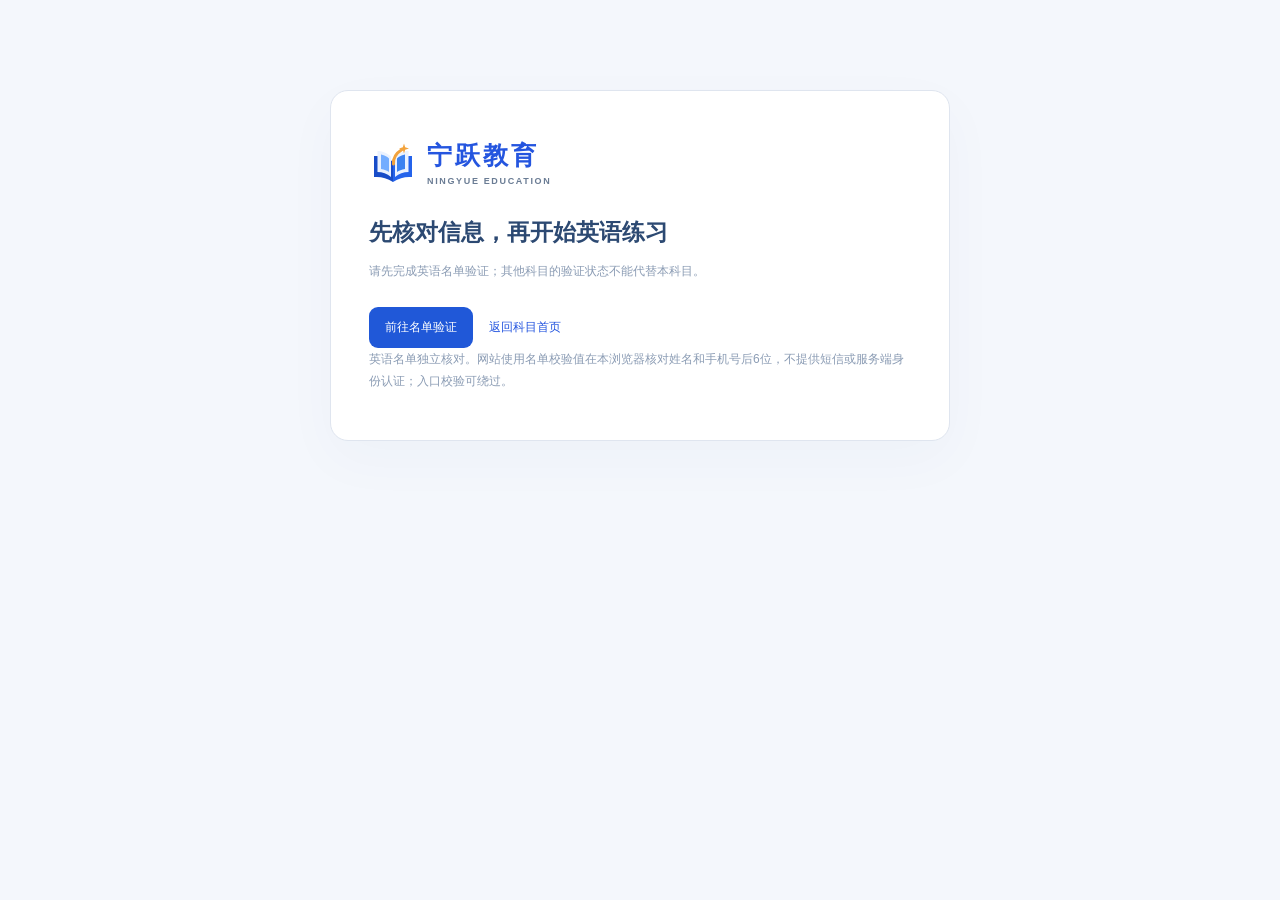
<file: english-exam.html>
<!doctype html>
<html lang="zh-CN" data-access-state="checking">
<head>
  <meta charset="utf-8">
  <meta name="viewport" content="width=device-width,initial-scale=1">
  <meta name="description" content="宁跃教育英语题库，支持七类分项练习、自定义模拟、整组阅读材料、进度恢复与交卷评分。">
  <meta name="referrer" content="strict-origin-when-cross-origin">
  <meta name="theme-color" content="#2058D8">
  <title>英语 · 宁跃教育</title>
  <link rel="icon" type="image/svg+xml" href="./assets/ningyue-mark.svg">
  <link rel="stylesheet" href="./brand.css">
  <link rel="stylesheet" href="./access.css">
  <link rel="stylesheet" href="./exam-brand.css">
  <link rel="stylesheet" href="./english-exam.css">
  <script src="./brand.js?v=english-name-20261019" defer></script>
  <script src="./site.js" defer></script>
  <script src="./access.js?v=roster-last6-20261019" defer></script>
  <script src="./data/english-bank.js?v=20261019" defer></script>
  <script src="./english-exam-core.js?v=20261019" defer></script>
  <script src="./english-exam.js?v=english-name-20261019" defer></script>
</head>
<body class="ny-exam english-exam">
  <section id="accessGate" aria-busy="true">
    <a class="ny-brand" href="./index.html" aria-label="宁跃教育，返回首页"><img src="./assets/ningyue-mark.svg" width="48" height="48" data-brand-logo alt="宁跃教育标志"><span><strong data-brand="name">宁跃教育</strong><small data-brand="englishName">NINGYUE EDUCATION</small></span></a>
    <h2>先核对信息，再开始英语练习</h2><p id="accessMessage">正在读取英语名单配置…</p>
    <a id="accessLogin" class="gate-primary" href="./login.html?subject=english">前往名单验证</a><a href="./index.html">返回科目首页</a>
    <p class="muted">英语名单独立核对。网站使用名单校验值在本浏览器核对姓名和手机号后6位，不提供短信或服务端身份认证；入口校验可绕过。</p>
    <noscript><p>请启用 JavaScript，名单验证和考试答题才可运行。</p></noscript>
  </section>
  <header class="top ny-exam-header">
    <div class="ny-exam-brand"><a class="ny-brand" href="./index.html" aria-label="宁跃教育，返回首页"><img src="./assets/ningyue-mark.svg" width="48" height="48" data-brand-logo alt="宁跃教育标志"><span><strong data-brand="name">宁跃教育</strong><small data-brand="englishName">NINGYUE EDUCATION</small></span></a><span class="ny-header-divider"></span><div class="ny-exam-heading"><h1>英语</h1><small>分项练习 · 自定义模拟</small></div></div>
    <div class="ny-exam-header-right"><a class="ny-exam-home" href="./index.html#subjects">← 科目首页</a><div class="ny-timer-box"><svg viewBox="0 0 24 24" class="ny-icon" fill="none" stroke="currentColor" stroke-width="1.7" stroke-linecap="round" stroke-linejoin="round" aria-hidden="true"><circle cx="12" cy="12" r="9"/><path d="M12 6v6l4 2"/></svg><div><small>剩余时间</small><span class="timer" id="timer" role="timer" aria-label="练习剩余时间">--:--</span></div></div></div>
  </header>
  <main class="layout">
    <aside><div class="card side">
      <details class="ny-settings-disclosure" open><summary>练习设置 <span id="settingsSummary">每题2分</span></summary><div id="settings">
        <div class="row"><label for="title">练习名称</label><input id="title" maxlength="80" value="宁跃教育 · 英语练习"></div>
        <div class="row"><label for="minutes">时长（分钟）</label><input id="minutes" type="number" min="1" max="240" step="1" value="60"></div>
        <div class="row"><label for="mode">练习方式</label><select id="mode"><option value="practice">分项练习</option><option value="custom">自定义模拟</option></select></div>
        <div id="practiceSettings">
          <div class="row"><label for="practiceSection">练习板块</label><select id="practiceSection"></select></div>
          <div class="row"><label for="practiceCount">抽取题数</label><input id="practiceCount" type="number" min="1" step="1" value="10"></div>
          <p class="muted" id="practiceHint"></p><button class="small-action" type="button" id="allPracticeBtn">选择该板块全部题目</button>
        </div>
        <div id="customSettings" hidden><p class="muted">设置各板块小题数；0表示不选。材料及其小题始终整组抽取。</p><div id="sectionCounts"></div></div>
        <p id="totalHint" class="total-hint" aria-live="polite"></p>
        <p class="muted">每题2分，答错或未答不得分；这是练习计分，不代表正式考试配比。修改设置在下次开始时生效。</p>
      </div></details>
      <p id="settingsError" class="settings-error" role="alert" hidden></p>
      <div class="btns">
        <button class="btn primary" type="button" id="startBtn">开始练习</button>
        <button class="btn danger" type="button" id="submitBtn" disabled>交卷评分</button>
        <button class="btn light" type="button" id="missingBtn" disabled>查看未答</button>
        <button class="btn light" type="button" id="printBtn" disabled>打印试卷</button>
        <button class="btn light" type="button" id="downloadBtn" disabled>下载成绩单</button>
        <button class="btn light" type="button" id="verifyBtn" hidden>随机答题验证</button>
      </div>
      <h3><span class="ny-side-line"></span>答题卡</h3><p class="muted" id="navHint">开始练习后，点击题号可定位题目。</p><div id="nav" class="navgrid" aria-label="答题卡"></div>
      <div id="missingPanel" hidden><p id="missingTitle"></p><div id="missingNums"></div></div>
      <p class="muted" id="saveNote">进度按考生、科目和验证模式分别保存在当前浏览器。刷新可继续，离开页面期间仍会计时。</p>
    </div></aside>
    <section>
      <div class="candidate-strip"><strong>当前考生</strong><span id="candidateInfo"></span><button id="logoutBtn" type="button">退出本科目</button></div>
      <div class="notice" id="studentNote">七类英语题库支持分项练习与自定义模拟。原题图片保留题干、选项和材料；在图片下方选择答案。交际对话、阅读、完形和书面表达按完整材料组卷。阅读部分含判断小题，以A（正确）/ B（错误）作答。</div>
      <div class="notice" id="testNote" hidden><b>功能验证模式</b>：随机答题并交卷，记录与普通练习隔离；验证结果不代表真实学习成绩。</div>
      <div id="stats" class="stats"></div>
      <div class="card" id="exam"><div class="empty ny-exam-ready"><span class="ny-ready-icon" aria-hidden="true">Aa</span><p class="ny-eyebrow">NINGYUE EDUCATION</p><h2>把英语练习，拆成每天的小进步</h2><p>从一个板块开始，也可以自定义组合。<br>题目原图可点击放大，交卷后查看答案。</p><div id="sectionOverview" class="section-overview"></div><button class="ny-button" type="button" id="readyStartBtn">开始英语练习 →</button><small>先设置练习内容；点击开始后倒计时启动。</small></div></div>
    </section>
  </main>
  <dialog id="imageDialog" class="image-dialog"><div class="image-dialog-toolbar"><span>原题图片 · 可滚动查看</span><button type="button" id="closeImageBtn">关闭 ×</button></div><img id="enlargedImage" alt="英语原题放大图"></dialog>
  <footer class="ny-exam-footer">© <span data-year>2026</span> <span data-brand="name">宁跃教育</span> · 在线考试平台 <span>｜</span> <a href="./guide.html#data">使用与数据说明</a></footer>
</body>
</html>
</file>
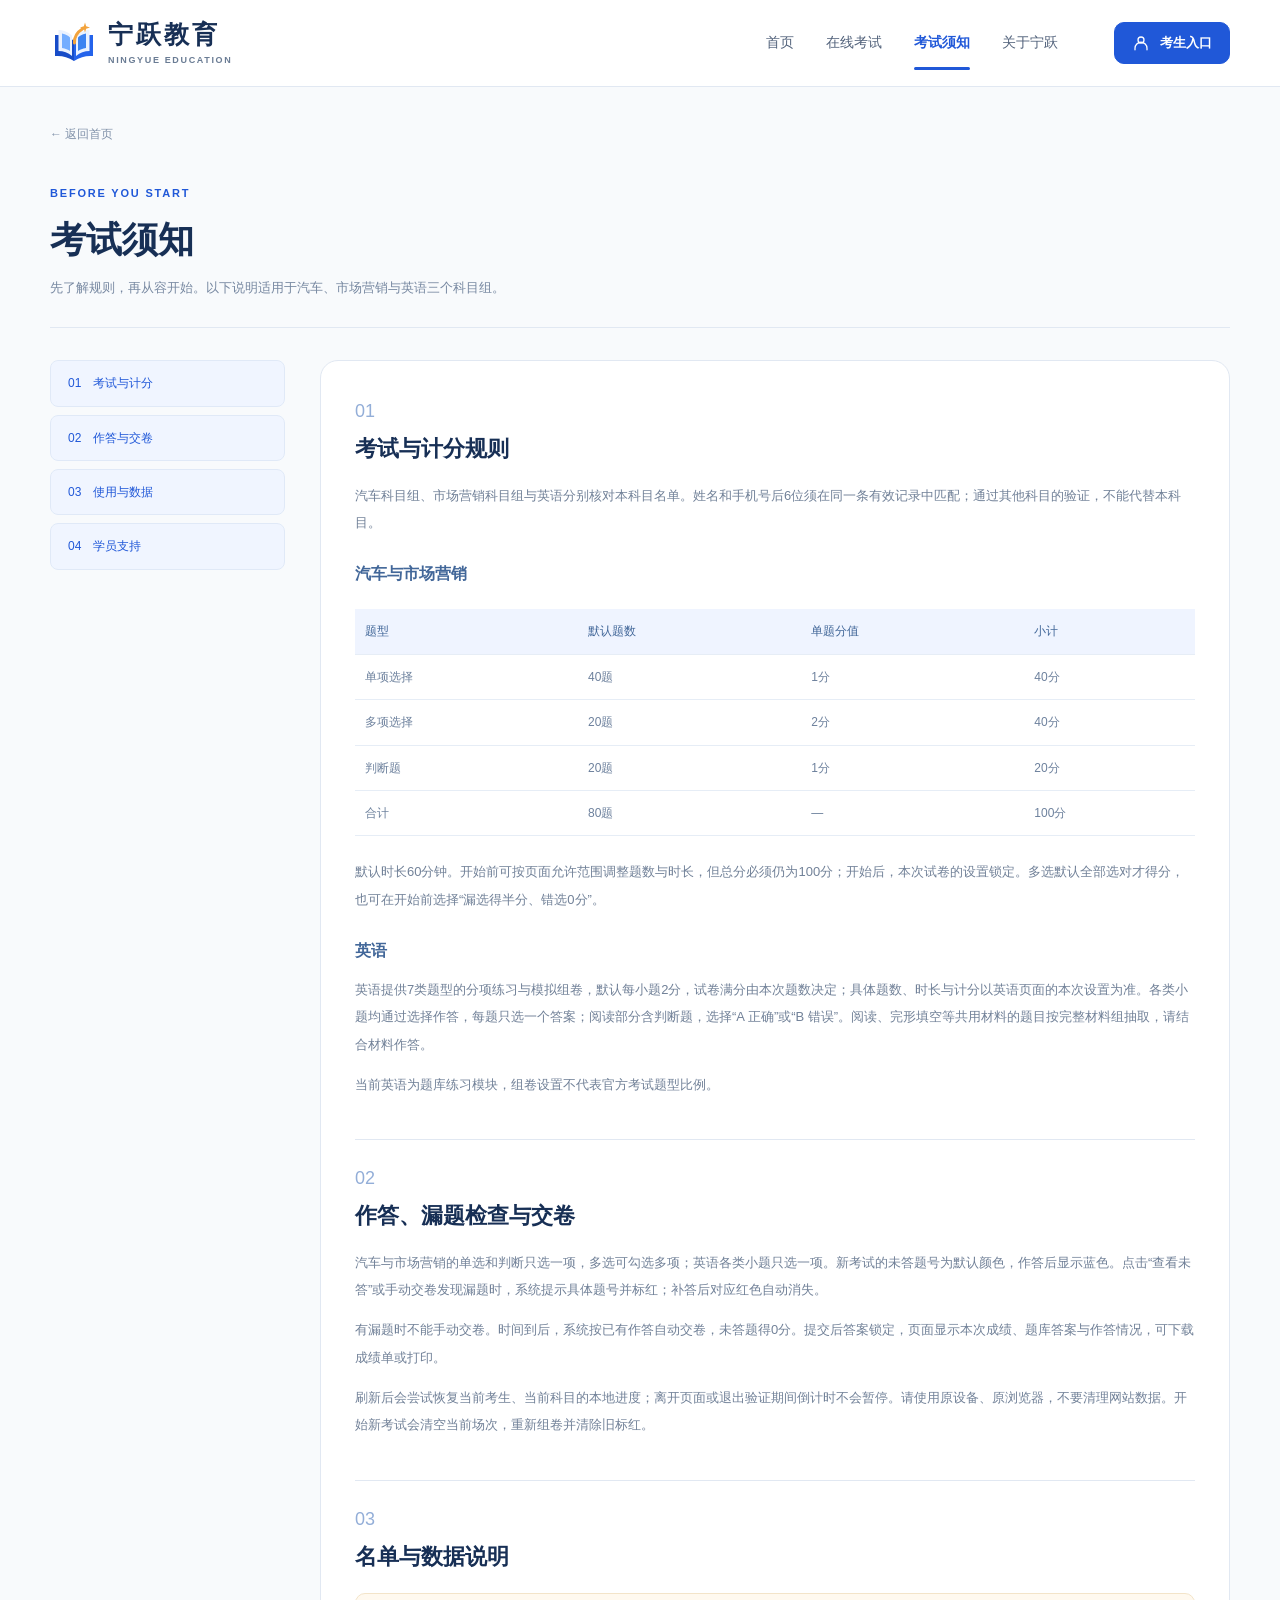
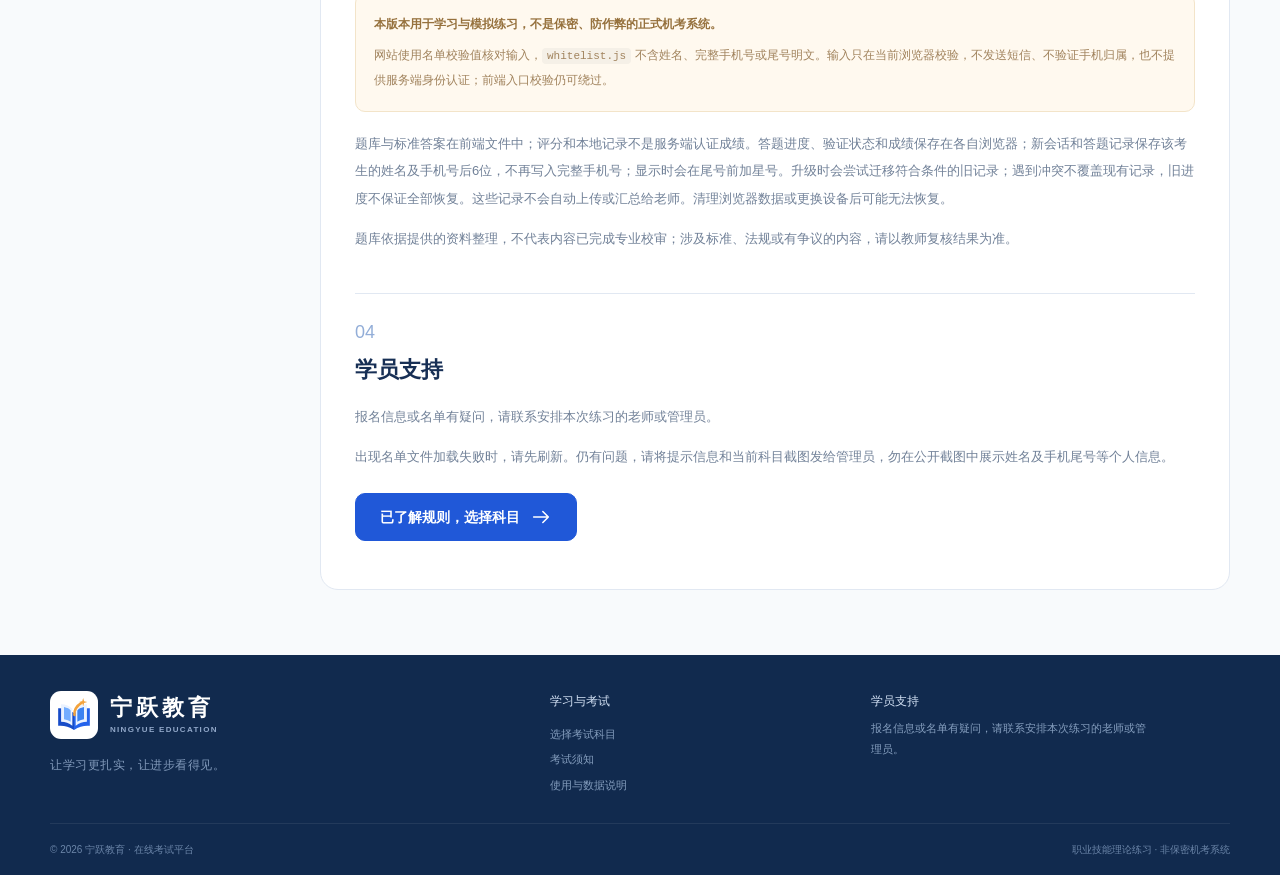
<file: guide.html>
<!doctype html><html lang="zh-CN"><head><meta charset="utf-8"><meta name="viewport" content="width=device-width,initial-scale=1"><meta name="referrer" content="no-referrer"><meta name="description" content="宁跃教育在线考试须知：组卷规则、计时、漏题提醒、成绩查看、名单与数据说明。"><meta name="theme-color" content="#2058D8"><title>考试须知 · 宁跃教育</title><link rel="icon" type="image/svg+xml" href="./assets/ningyue-mark.svg"><link rel="stylesheet" href="./access.css"><link rel="stylesheet" href="./brand.css?v=english-20261019"><script src="./brand.js?v=english-name-20261019"></script><script src="./site.js?v=english-20261019" defer></script><script src="./access.js?v=roster-last6-20261019"></script></head><body class="ny-guide"><header class="ny-header"><div class="ny-container ny-header-inner"><a class="ny-brand" href="./index.html" aria-label="宁跃教育，返回首页"><img src="./assets/ningyue-mark.svg" width="48" height="48" data-brand-logo alt="宁跃教育标志"><span><strong data-brand="name">宁跃教育</strong><small data-brand="englishName">NINGYUE EDUCATION</small></span></a><nav class="ny-nav" aria-label="主导航"><a class="" href="./index.html">首页</a><a href="./index.html#subjects">在线考试</a><a class="active" href="./guide.html">考试须知</a><a href="./index.html#about">关于宁跃</a></nav><a class="ny-button ny-button-small" href="./login.html"><svg viewBox="0 0 24 24" class="ny-icon" fill="none" stroke="currentColor" stroke-width="1.7" stroke-linecap="round" stroke-linejoin="round" aria-hidden="true"><circle cx="12" cy="8" r="4"/><path d="M4 21v-2a8 8 0 0 1 16 0v2"/></svg><span>考生入口</span></a></div></header><main class="ny-container ny-guide-main"><a class="ny-back-link" href="./index.html">← 返回首页</a><div class="ny-guide-heading"><span class="ny-eyebrow">BEFORE YOU START</span><h1>考试须知</h1><p>先了解规则，再从容开始。以下说明适用于汽车、市场营销与英语三个科目组。</p></div><div class="ny-guide-layout"><aside class="ny-guide-nav"><a href="#rules">01　考试与计分</a><a href="#answering">02　作答与交卷</a><a href="#data">03　使用与数据</a><a href="#support">04　学员支持</a></aside><div class="ny-guide-content"><section id="rules"><span class="ny-guide-number">01</span><h2>考试与计分规则</h2><p>汽车科目组、市场营销科目组与英语分别核对本科目名单。姓名和手机号后6位须在同一条有效记录中匹配；通过其他科目的验证，不能代替本科目。</p><h3>汽车与市场营销</h3><table><thead><tr><th>题型</th><th>默认题数</th><th>单题分值</th><th>小计</th></tr></thead><tbody><tr><td>单项选择</td><td>40题</td><td>1分</td><td>40分</td></tr><tr><td>多项选择</td><td>20题</td><td>2分</td><td>40分</td></tr><tr><td>判断题</td><td>20题</td><td>1分</td><td>20分</td></tr><tr><td>合计</td><td>80题</td><td>—</td><td>100分</td></tr></tbody></table><p>默认时长60分钟。开始前可按页面允许范围调整题数与时长，但总分必须仍为100分；开始后，本次试卷的设置锁定。多选默认全部选对才得分，也可在开始前选择“漏选得半分、错选0分”。</p><h3>英语</h3><p>英语提供7类题型的分项练习与模拟组卷，默认每小题2分，试卷满分由本次题数决定；具体题数、时长与计分以英语页面的本次设置为准。各类小题均通过选择作答，每题只选一个答案；阅读部分含判断题，选择“A 正确”或“B 错误”。阅读、完形填空等共用材料的题目按完整材料组抽取，请结合材料作答。</p><p>当前英语为题库练习模块，组卷设置不代表官方考试题型比例。</p></section><section id="answering"><span class="ny-guide-number">02</span><h2>作答、漏题检查与交卷</h2><p>汽车与市场营销的单选和判断只选一项，多选可勾选多项；英语各类小题只选一项。新考试的未答题号为默认颜色，作答后显示蓝色。点击“查看未答”或手动交卷发现漏题时，系统提示具体题号并标红；补答后对应红色自动消失。</p><p>有漏题时不能手动交卷。时间到后，系统按已有作答自动交卷，未答题得0分。提交后答案锁定，页面显示本次成绩、题库答案与作答情况，可下载成绩单或打印。</p><p>刷新后会尝试恢复当前考生、当前科目的本地进度；离开页面或退出验证期间倒计时不会暂停。请使用原设备、原浏览器，不要清理网站数据。开始新考试会清空当前场次，重新组卷并清除旧标红。</p></section><section id="data"><span class="ny-guide-number">03</span><h2>名单与数据说明</h2><div class="ny-warning"><strong>本版本用于学习与模拟练习，不是保密、防作弊的正式机考系统。</strong><p>网站使用名单校验值核对输入，<code>whitelist.js</code> 不含姓名、完整手机号或尾号明文。输入只在当前浏览器校验，不发送短信、不验证手机归属，也不提供服务端身份认证；前端入口校验仍可绕过。</p></div><p>题库与标准答案在前端文件中；评分和本地记录不是服务端认证成绩。答题进度、验证状态和成绩保存在各自浏览器；新会话和答题记录保存该考生的姓名及手机号后6位，不再写入完整手机号；显示时会在尾号前加星号。升级时会尝试迁移符合条件的旧记录；遇到冲突不覆盖现有记录，旧进度不保证全部恢复。这些记录不会自动上传或汇总给老师。清理浏览器数据或更换设备后可能无法恢复。</p><p>题库依据提供的资料整理，不代表内容已完成专业校审；涉及标准、法规或有争议的内容，请以教师复核结果为准。</p></section><section id="support"><span class="ny-guide-number">04</span><h2>学员支持</h2><p data-brand="supportText">报名信息或名单有疑问，请联系安排本次练习的老师或管理员。</p><div data-contact-list></div><p>出现名单文件加载失败时，请先刷新。仍有问题，请将提示信息和当前科目截图发给管理员，勿在公开截图中展示姓名及手机尾号等个人信息。</p><a class="ny-button" href="./index.html#subjects">已了解规则，选择科目 <svg viewBox="0 0 24 24" class="ny-icon" fill="none" stroke="currentColor" stroke-width="1.7" stroke-linecap="round" stroke-linejoin="round" aria-hidden="true"><path d="M4 12h16m-6-6 6 6-6 6"/></svg></a></section></div></div></main><footer class="ny-footer"><div class="ny-container"><div class="ny-footer-main"><div><a class="ny-brand" href="./index.html" aria-label="宁跃教育，返回首页"><img src="./assets/ningyue-mark.svg" width="48" height="48" data-brand-logo alt="宁跃教育标志"><span><strong data-brand="name">宁跃教育</strong><small data-brand="englishName">NINGYUE EDUCATION</small></span></a><p data-brand="slogan">让学习更扎实，让进步看得见。</p></div><div class="ny-footer-links"><strong>学习与考试</strong><a href="./index.html#subjects">选择考试科目</a><a href="./guide.html">考试须知</a><a href="./guide.html#data">使用与数据说明</a></div><div class="ny-contact"><strong>学员支持</strong><p data-brand="supportText">报名信息或名单有疑问，请联系安排本次练习的老师或管理员。</p><div data-contact-list></div></div></div><div class="ny-footer-bottom"><span>© <span data-year>2026</span> <span data-brand="name">宁跃教育</span> · <span data-brand="platformName">在线考试平台</span></span><span>职业技能理论练习 · 非保密机考系统</span></div></div></footer></body></html>
</file>
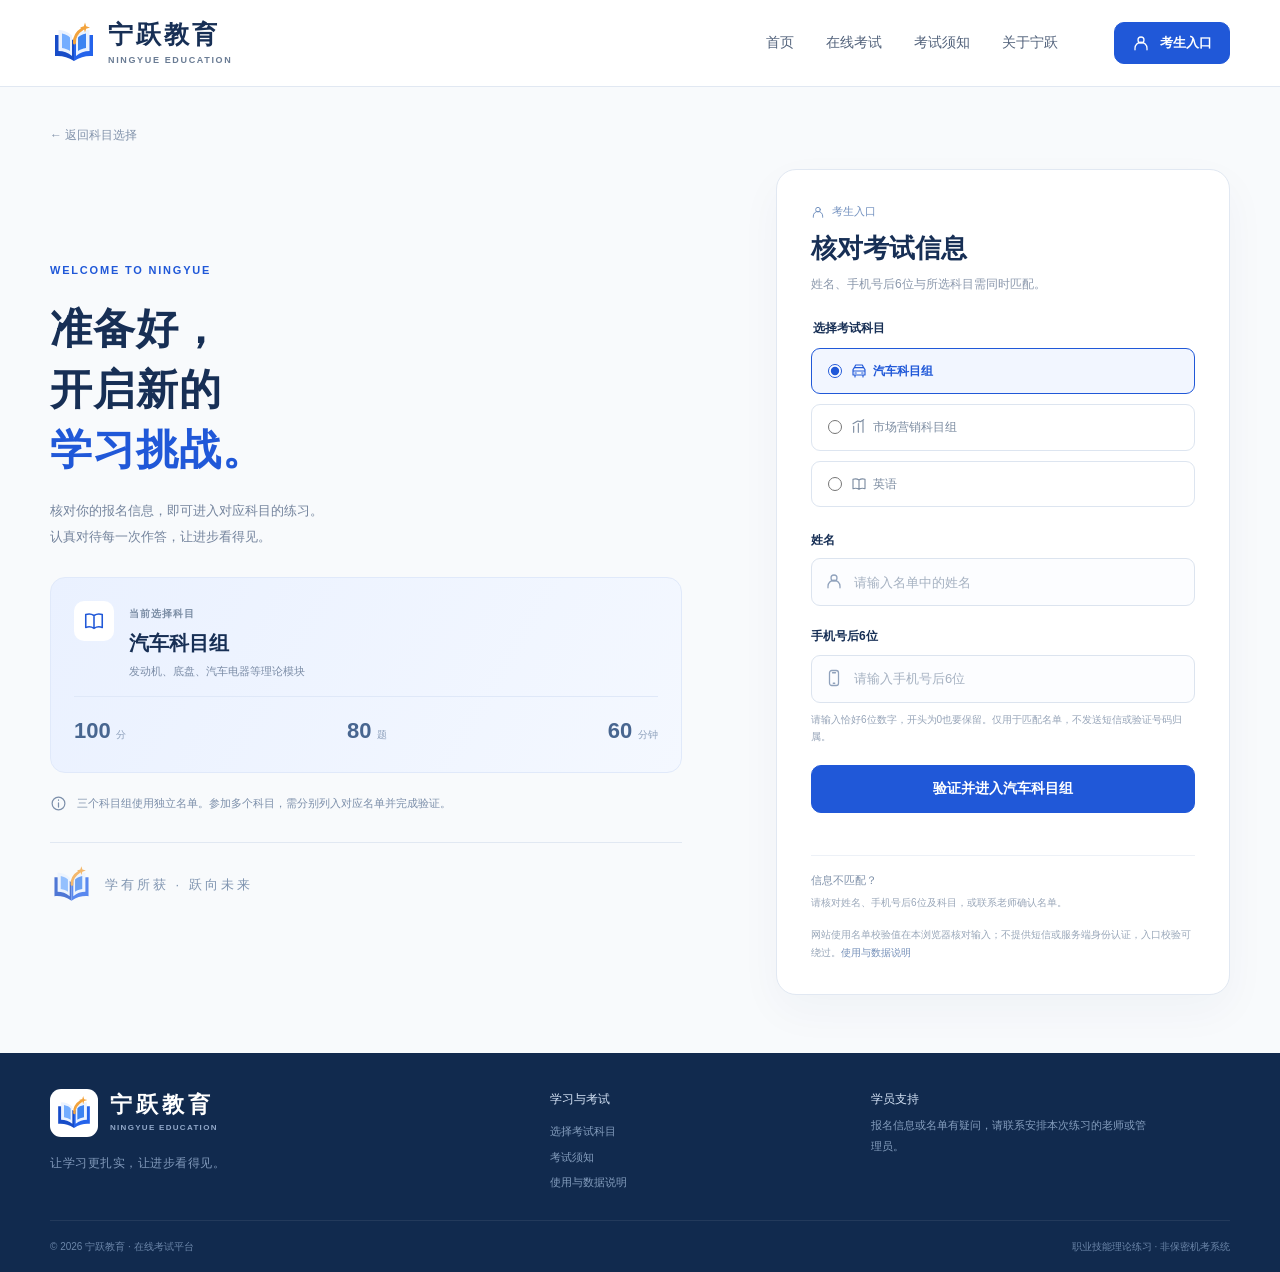
<file: login.html>
<!doctype html><html lang="zh-CN"><head><meta charset="utf-8"><meta name="viewport" content="width=device-width,initial-scale=1"><meta name="referrer" content="no-referrer"><meta name="description" content="宁跃教育考生入口：选择科目，核对预设姓名与手机号后6位，匹配本科目名单后进入练习。"><meta name="theme-color" content="#2058D8"><title>考生验证 · 宁跃教育</title><link rel="icon" type="image/svg+xml" href="./assets/ningyue-mark.svg"><link rel="stylesheet" href="./access.css"><link rel="stylesheet" href="./brand.css?v=english-20261019"><script src="./brand.js?v=english-name-20261019"></script><script src="./site.js?v=english-20261019" defer></script><script src="./access.js?v=roster-last6-20261019"></script></head><body class="ny-login"><header class="ny-header"><div class="ny-container ny-header-inner"><a class="ny-brand" href="./index.html" aria-label="宁跃教育，返回首页"><img src="./assets/ningyue-mark.svg" width="48" height="48" data-brand-logo alt="宁跃教育标志"><span><strong data-brand="name">宁跃教育</strong><small data-brand="englishName">NINGYUE EDUCATION</small></span></a><nav class="ny-nav" aria-label="主导航"><a class="" href="./index.html">首页</a><a href="./index.html#subjects">在线考试</a><a class="" href="./guide.html">考试须知</a><a href="./index.html#about">关于宁跃</a></nav><a class="ny-button ny-button-small" href="./login.html"><svg viewBox="0 0 24 24" class="ny-icon" fill="none" stroke="currentColor" stroke-width="1.7" stroke-linecap="round" stroke-linejoin="round" aria-hidden="true"><circle cx="12" cy="8" r="4"/><path d="M4 21v-2a8 8 0 0 1 16 0v2"/></svg><span>考生入口</span></a></div></header><main class="ny-container ny-login-main"><a class="ny-back-link" href="./index.html#subjects">← 返回科目选择</a><div class="ny-login-grid"><section class="ny-login-intro"><span class="ny-eyebrow">WELCOME TO NINGYUE</span><h1>准备好，<br>开启新的<span>学习挑战。</span></h1><p>核对你的报名信息，即可进入对应科目的练习。<br>认真对待每一次作答，让进步看得见。</p><div class="ny-login-subject"><span class="ny-login-subject-icon"><svg viewBox="0 0 24 24" class="ny-icon" fill="none" stroke="currentColor" stroke-width="1.7" stroke-linecap="round" stroke-linejoin="round" aria-hidden="true"><path d="M12 6c-3-2-6-2-9-1v14c3-1 6-1 9 1 3-2 6-2 9-1V5c-3-1-6-1-9 1Zm0 0v14"/></svg></span><div><span class="ny-micro">当前选择科目</span><h2 id="subjectHeading">汽车科目组</h2><p id="subjectDescription">发动机、底盘、汽车电器等理论模块</p></div><div class="ny-login-metrics" id="subjectMetrics"><span><b>100</b> 分</span><span><b>80</b> 题</span><span><b>60</b> 分钟</span></div></div><div class="ny-login-note"><svg viewBox="0 0 24 24" class="ny-icon" fill="none" stroke="currentColor" stroke-width="1.7" stroke-linecap="round" stroke-linejoin="round" aria-hidden="true"><circle cx="12" cy="12" r="9"/><path d="M12 11v6m0-10v.5"/></svg><p>三个科目组使用独立名单。参加多个科目，需分别列入对应名单并完成验证。</p></div><div class="ny-login-decoration"><img src="./assets/ningyue-mark.svg" width="58" height="58" alt=""><span>学有所获 · 跃向未来</span></div></section>
<section class="ny-form-card" aria-labelledby="formHeading"><div class="ny-form-eyebrow"><svg viewBox="0 0 24 24" class="ny-icon" fill="none" stroke="currentColor" stroke-width="1.7" stroke-linecap="round" stroke-linejoin="round" aria-hidden="true"><circle cx="12" cy="8" r="4"/><path d="M4 21v-2a8 8 0 0 1 16 0v2"/></svg> 考生入口</div><h2 id="formHeading">核对考试信息</h2><p class="subtitle">姓名、手机号后6位与所选科目需同时匹配。</p><div id="loadError" class="error-box" role="alert" hidden></div><div id="verificationModeNote" class="mode-note" hidden>当前为随机答题功能验证入口，仍需匹配本科目名单；验证分数不是正式成绩。</div><div id="existingSession" class="existing" hidden><span id="existingText"></span><div class="existing-actions"><a id="continueLink" href="./index.html">继续本科目 →</a><button id="clearSession" type="button">清除本科目验证</button></div></div>
<form id="loginForm"><fieldset><legend>选择考试科目</legend><div class="subject-options"><label class="subject-choice"><input type="radio" name="subject" value="auto" checked><svg viewBox="0 0 24 24" class="ny-icon" fill="none" stroke="currentColor" stroke-width="1.7" stroke-linecap="round" stroke-linejoin="round" aria-hidden="true"><path d="m5 7 2-4h10l2 4 2 3v8H3v-8l2-3Zm0 0h14M3 12h18M6 15h2m8 0h2M6 18v3m12-3v3"/></svg> 汽车科目组</label><label class="subject-choice"><input type="radio" name="subject" value="marketing"><svg viewBox="0 0 24 24" class="ny-icon" fill="none" stroke="currentColor" stroke-width="1.7" stroke-linecap="round" stroke-linejoin="round" aria-hidden="true"><path d="M4 20V11m7 9V7m7 13V3M3 7l7-4 4 1 5-3"/></svg> 市场营销科目组</label><label class="subject-choice"><input type="radio" name="subject" value="english"><svg viewBox="0 0 24 24" class="ny-icon" fill="none" stroke="currentColor" stroke-width="1.7" stroke-linecap="round" stroke-linejoin="round" aria-hidden="true"><path d="M12 6c-3-2-6-2-9-1v14c3-1 6-1 9 1 3-2 6-2 9-1V5c-3-1-6-1-9 1Zm0 0v14"/></svg> 英语</label></div></fieldset><div class="field"><label for="candidateName">姓名</label><div class="ny-input-wrap"><svg viewBox="0 0 24 24" class="ny-icon" fill="none" stroke="currentColor" stroke-width="1.7" stroke-linecap="round" stroke-linejoin="round" aria-hidden="true"><circle cx="12" cy="8" r="4"/><path d="M4 21v-2a8 8 0 0 1 16 0v2"/></svg><input id="candidateName" name="name" autocomplete="name" maxlength="80" placeholder="请输入名单中的姓名" required></div></div><div class="field"><label for="candidatePhone">手机号后6位</label><div class="ny-input-wrap"><svg viewBox="0 0 24 24" class="ny-icon" fill="none" stroke="currentColor" stroke-width="1.7" stroke-linecap="round" stroke-linejoin="round" aria-hidden="true"><rect x="6" y="2" width="12" height="20" rx="3"/><path d="M10 5h4m-3 14h2"/></svg><input id="candidatePhone" name="phone" type="text" inputmode="numeric" autocomplete="off" maxlength="6" minlength="6" pattern="[0-9]{6}" placeholder="请输入手机号后6位" required></div><small>请输入恰好6位数字，开头为0也要保留。仅用于匹配名单，不发送短信或验证号码归属。</small></div><button id="verifyLoginBtn" class="ny-button ny-wide" type="submit" disabled>正在读取名单…</button><p id="loginMessage" class="feedback" role="status" aria-live="polite"></p></form><div class="ny-form-help"><strong>信息不匹配？</strong><span>请核对姓名、手机号后6位及科目，或联系老师确认名单。</span></div><p class="privacy">网站使用名单校验值在本浏览器核对输入；不提供短信或服务端身份认证，入口校验可绕过。<a href="./guide.html#data">使用与数据说明</a></p><noscript><p class="error-box">请启用 JavaScript 后进行验证和答题。</p></noscript></section></div></main><footer class="ny-footer"><div class="ny-container"><div class="ny-footer-main"><div><a class="ny-brand" href="./index.html" aria-label="宁跃教育，返回首页"><img src="./assets/ningyue-mark.svg" width="48" height="48" data-brand-logo alt="宁跃教育标志"><span><strong data-brand="name">宁跃教育</strong><small data-brand="englishName">NINGYUE EDUCATION</small></span></a><p data-brand="slogan">让学习更扎实，让进步看得见。</p></div><div class="ny-footer-links"><strong>学习与考试</strong><a href="./index.html#subjects">选择考试科目</a><a href="./guide.html">考试须知</a><a href="./guide.html#data">使用与数据说明</a></div><div class="ny-contact"><strong>学员支持</strong><p data-brand="supportText">报名信息或名单有疑问，请联系安排本次练习的老师或管理员。</p><div data-contact-list></div></div></div><div class="ny-footer-bottom"><span>© <span data-year>2026</span> <span data-brand="name">宁跃教育</span> · <span data-brand="platformName">在线考试平台</span></span><span>职业技能理论练习 · 非保密机考系统</span></div></div></footer><script>
(function(){
  'use strict';
  const byId=id=>document.getElementById(id),params=new URLSearchParams(location.search);
  let loaded=false,busy=false,loginGeneration=0;
  const isTest=params.get('test')==='1';
  const subjectInfo={
    auto:{name:'汽车科目组',description:'发动机、底盘、汽车电器等理论模块',metrics:[['100','分'],['80','题'],['60','分钟']]},
    marketing:{name:'市场营销科目组',description:'电子商务、客户服务、市场调研等理论模块',metrics:[['100','分'],['80','题'],['60','分钟']]},
    english:{name:'英语',description:'词汇语法、情景交际、阅读理解等英语模块',metrics:[['7','个题型'],['分项','练习'],['模拟','组卷']]}
  };
  const requested=params.get('subject');
  const initial=Object.hasOwn(subjectInfo,requested)?requested:'auto';
  document.querySelector('input[name="subject"][value="'+initial+'"]').checked=true;
  byId('verificationModeNote').hidden=!isTest;
  const current=()=>document.querySelector('input[name="subject"]:checked').value;
  function message(text,ok=false){byId('loginMessage').textContent=text;byId('loginMessage').className='feedback'+(ok?' success':'');}
  function setupPhoneInput(){
    const field=byId('candidatePhone');
    const normalized=value=>String(value).normalize('NFKC').trim();
    // Check clipboard text before maxlength can silently keep the first six digits.
    field.addEventListener('paste',event=>{
      event.preventDefault();
      const pasted=normalized(event.clipboardData?event.clipboardData.getData('text'):'');
      const start=Number.isInteger(field.selectionStart)?field.selectionStart:field.value.length;
      const end=Number.isInteger(field.selectionEnd)?field.selectionEnd:start;
      const before=field.value.slice(0,start).normalize('NFKC');
      const after=field.value.slice(end).normalize('NFKC');
      const next=normalized(before+pasted+after);
      if(!/^[0-9]{1,6}$/.test(pasted)||!/^[0-9]{1,6}$/.test(next)){
        message('请只粘贴手机号后6位（6位数字）');return;
      }
      field.value=next;
      const cursor=Math.min(next.length,before.trimStart().length+pasted.length);
      field.setSelectionRange(cursor,cursor);
      message('');
    });
    field.addEventListener('input',()=>{
      const previous=field.value,next=normalized(previous);
      if(next!==previous){
        const start=Number.isInteger(field.selectionStart)?field.selectionStart:previous.length;
        const end=Number.isInteger(field.selectionEnd)?field.selectionEnd:start;
        field.value=next;
        field.setSelectionRange(Math.min(next.length,previous.slice(0,start).normalize('NFKC').trimStart().length),Math.min(next.length,previous.slice(0,end).normalize('NFKC').trimStart().length));
      }
      message(/[^0-9]/.test(next)||next.length>6?'请输入手机号后6位数字，开头的0也需保留。':'');
    });
  }
  setupPhoneInput();
  function update(){
    const s=current(),info=subjectInfo[s],name=info.name;
    byId('subjectHeading').textContent=name;
    byId('subjectDescription').textContent=info.description;
    byId('subjectMetrics').replaceChildren(...info.metrics.map(([value,unit])=>{
      const item=document.createElement('span'),number=document.createElement('b');
      number.textContent=value;item.append(number,document.createTextNode(' '+unit));return item;
    }));
    document.title=name+'名单验证 · 宁跃教育';
    if(loaded){
      byId('verifyLoginBtn').textContent='验证并进入'+name;
      const p=ExamAccess.session(s);byId('existingSession').hidden=!p;
      if(p){byId('existingText').textContent='本科目已验证：'+p.name+' · 手机尾号 '+p.maskedPhone;byId('continueLink').href=ExamAccess.examUrl(s,isTest);}
    }
  }
  document.querySelectorAll('input[name="subject"]').forEach(el=>el.addEventListener('change',()=>{
    message('');update();
    try{const url=new URL(location.href);url.searchParams.set('subject',current());history.replaceState(null,'',url.href);}catch(_){}
  }));
  byId('clearSession').addEventListener('click',()=>{ExamAccess.logout(current());message('已清除本科目的验证状态。');update();});
  byId('loginForm').addEventListener('submit',async event=>{
    event.preventDefault();if(!loaded||busy)return;
    const s=current(),generation=++loginGeneration;busy=true;byId('verifyLoginBtn').disabled=true;message('正在匹配本科目名单…');
    try{
      await ExamAccess.login(s,byId('candidateName').value,byId('candidatePhone').value);
      if(generation!==loginGeneration)return;
      message('匹配成功，正在进入'+ExamAccess.subjects[s]+'。',true);
      location.assign(ExamAccess.examUrl(s,isTest));
    }catch(e){
      if(generation!==loginGeneration)return;
      message(e.message||'名单验证失败，请重试。');busy=false;byId('verifyLoginBtn').disabled=false;
    }
  });
  update();
  if(!window.ExamAccess){byId('loadError').hidden=false;byId('loadError').textContent='未找到 access.js，请检查解压和上传是否完整。';return;}
  ExamAccess.ready().then(()=>{loaded=true;byId('verifyLoginBtn').disabled=false;update();}).catch(e=>{
    byId('loadError').hidden=false;byId('loadError').textContent=e.message;byId('verifyLoginBtn').textContent='名单不可用，请联系管理员';
  });
  window.addEventListener('pageshow',event=>{
    if(event.persisted){
      // Back/forward cache also restores the disabled button and pending handlers.
      loginGeneration++;busy=false;byId('verifyLoginBtn').disabled=!loaded;message('');
    }
    if(loaded)update();
  });
})();
</script></body></html>
</file>
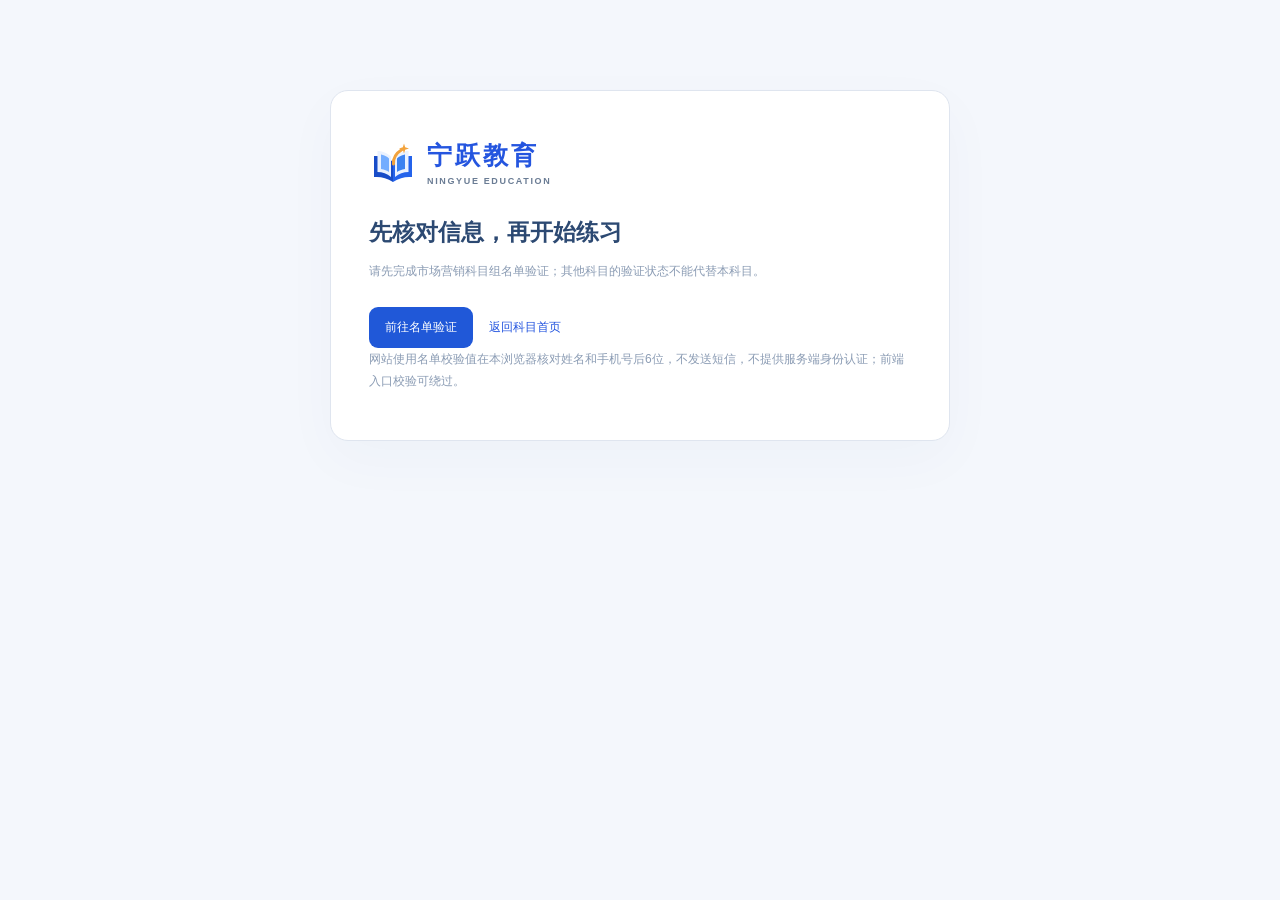
<file: marketing-exam.html>
<!doctype html>
<html lang="zh-CN" data-access-state="checking"><head><meta charset="utf-8"><meta name="viewport" content="width=device-width,initial-scale=1"><meta name="description" content="市场营销科目组100分智能机考，随机组卷、在线答题、漏题提醒与即时评分。"><meta name="referrer" content="strict-origin-when-cross-origin"><title>市场营销科目组 · 宁跃教育</title><style>
*{box-sizing:border-box}body{margin:0;font-family:-apple-system,BlinkMacSystemFont,"Segoe UI","Microsoft YaHei",sans-serif;background:#f5f7fb;color:#1f2937}
button,input,select{font:inherit}.top{position:sticky;top:0;z-index:20;background:#111827;color:#fff;padding:14px 22px;display:flex;justify-content:space-between;align-items:center}
.top h1{font-size:20px;margin:0}.top small{color:#cbd5e1}.timer{font-size:24px;font-weight:800}.layout{max-width:1500px;margin:auto;padding:18px;display:grid;grid-template-columns:330px 1fr;gap:18px}
.card{background:#fff;border:1px solid #e5e7eb;border-radius:14px;padding:16px;box-shadow:0 3px 14px #0000000a}.side{position:sticky;top:82px;max-height:calc(100vh - 100px);overflow:auto}
.row{display:flex;gap:8px;align-items:center;margin:9px 0}.row label{width:88px;font-size:13px;color:#4b5563}.row input,.row select{flex:1;min-width:0;padding:8px;border:1px solid #d1d5db;border-radius:8px}
.btn{border:0;border-radius:9px;padding:10px;cursor:pointer;font-weight:700}.primary{background:#2563eb;color:#fff}.danger{background:#dc2626;color:#fff}.light{background:#eef2ff;color:#3730a3}
.btns{display:grid;grid-template-columns:1fr 1fr;gap:8px;margin-top:12px}.stats{display:grid;grid-template-columns:repeat(4,1fr);gap:10px;margin-bottom:14px}.stat{background:#fff;border:1px solid #e5e7eb;border-radius:12px;padding:12px}
.stat b{display:block;font-size:20px}.stat span{font-size:12px;color:#6b7280}.paperhead{text-align:center;padding:8px 0 18px;border-bottom:1px solid #e5e7eb}.paperhead h2{margin:0 0 8px}.meta{color:#6b7280;font-size:13px}
.sectiontitle{margin:22px 0 10px;padding:9px 12px;background:#f3f4f6;border-radius:8px;font-weight:800}.q{padding:16px 4px;border-bottom:1px solid #eef0f3;scroll-margin-top:85px}.stem{font-weight:700;line-height:1.7;margin-bottom:10px}
.tag{font-size:11px;color:#6b7280;background:#f3f4f6;border-radius:20px;padding:3px 8px;margin-left:7px}.option{display:flex;align-items:flex-start;gap:9px;padding:10px 11px;border:1px solid #e5e7eb;border-radius:9px;margin:7px 0;cursor:pointer;line-height:1.5}
.option:hover{background:#f8fafc}.option input{margin-top:4px;transform:scale(1.2)}.option.chosen{border-color:#93c5fd;background:#eff6ff}.option.correct{border-color:#86efac;background:#f0fdf4}.option.wrong{border-color:#fca5a5;background:#fef2f2}
.answerline{margin-top:9px;font-size:13px;color:#6b7280}.answerline strong{color:#b91c1c}.navgrid{display:grid;grid-template-columns:repeat(8,1fr);gap:5px;margin-top:10px}.navnum{border:1px solid #d1d5db;background:#fff;border-radius:6px;padding:6px 0;font-size:12px;cursor:pointer}
.navnum.done{background:#dbeafe;border-color:#93c5fd}.navnum.unanswered{background:#fee2e2;border-color:#ef4444;color:#b91c1c;font-weight:800;box-shadow:0 0 0 1px #ef4444 inset}.navnum.right{background:#dcfce7;border-color:#86efac}.navnum.bad{background:#fee2e2;border-color:#fca5a5}.result{padding:18px;border-radius:12px;background:#f8fafc;margin:14px 0}.resultbig{font-size:34px;font-weight:900}
.muted{color:#6b7280;font-size:12px;line-height:1.6}.empty{text-align:center;color:#9ca3af;padding:100px 20px}.module{display:flex;justify-content:space-between;padding:5px 0;font-size:12px}.module input{width:52px}
@media(max-width:900px){.layout{grid-template-columns:1fr}.side{position:static;max-height:none}.stats{grid-template-columns:repeat(2,1fr)}}@media print{.top,aside,.stats{display:none!important}.layout{display:block;padding:0}.card{border:0;box-shadow:none}}

[hidden]{display:none!important}.side{top:112px;max-height:calc(100vh - 132px)}.q{scroll-margin-top:120px}a{color:#2563eb}button:disabled{opacity:.5;cursor:not-allowed}
button:focus-visible,input:focus-visible,select:focus-visible,a:focus-visible{outline:3px solid #f59e0b;outline-offset:3px}
.top a{color:#dbeafe;font-size:13px;display:inline-block;margin-bottom:5px}.module label{display:flex;justify-content:space-between;align-items:center;gap:10px;width:100%}.module input{padding:5px;border:1px solid #d1d5db;border-radius:5px}
.notice{background:#f8fafc;color:#475569;border:1px solid #e2e8f0;padding:10px 12px;border-radius:8px;font-size:12px;line-height:1.8;margin-bottom:12px}
#testNote{background:#fff7ed;border-color:#fed7aa;color:#9a3412}.lowtime{color:#fca5a5}.q.is-unanswered .qno{color:#dc2626}.navnum.partial{background:#fff7ed;border-color:#fdba74;color:#9a3412}
#missingPanel{background:#fef2f2;border:1px solid #fecaca;border-radius:10px;margin:12px 0;padding:12px}#missingTitle{color:#991b1b;margin:0 0 8px;font-size:13px}#missingNums{display:flex;flex-wrap:wrap;gap:6px}#missingNums .navnum{padding:5px 9px}
.resultbig small{font-size:18px;font-weight:500;color:#64748b}.resultlabel{color:#1d4ed8;font-weight:700;margin:0 0 6px}.home-link{white-space:nowrap}
details{margin:14px 0}summary{cursor:pointer;font-weight:700}.side h3{font-size:16px}.row input[disabled],.row select[disabled]{background:#f8fafc;color:#64748b}
@media(max-width:900px){.top{padding:12px}.top h1{font-size:17px}.top small{font-size:11px}.timer{font-size:22px;margin-left:10px}.layout{padding:10px;gap:12px}.side{padding:14px;max-height:none}.empty{padding:45px 15px}#nav{grid-template-columns:repeat(10,1fr)}.q{scroll-margin-top:110px}}
@media print{.notice,#missingPanel,.home-link{display:none!important}.q{break-inside:avoid}.paperhead h2{font-size:22px}.option{padding:4px 8px;margin:3px 0}}
</style><link rel="stylesheet" href="./access.css"><script src="./access.js?v=roster-last6-20261019"></script><link rel="icon" type="image/svg+xml" href="./assets/ningyue-mark.svg"><meta name="theme-color" content="#2058D8"><link rel="stylesheet" href="./brand.css"><link rel="stylesheet" href="./exam-brand.css"><script src="./brand.js"></script><script src="./site.js?v=subject-groups-20260926" defer></script></head><body class="ny-exam">
<section id="accessGate" aria-busy="true"><a class="ny-brand" href="./index.html" aria-label="宁跃教育，返回首页"><img src="./assets/ningyue-mark.svg" width="48" height="48" data-brand-logo alt="宁跃教育标志"><span><strong data-brand="name">宁跃教育</strong><small data-brand="englishName">NINGYUE EDUCATION</small></span></a><h2>先核对信息，再开始练习</h2><p id="accessMessage">正在读取本科目的名单配置…</p><a id="accessLogin" class="gate-primary" href="./login.html?subject=marketing">前往名单验证</a><a href="./index.html">返回科目首页</a><p class="muted">网站使用名单校验值在本浏览器核对姓名和手机号后6位，不发送短信，不提供服务端身份认证；前端入口校验可绕过。</p><noscript><p>请启用 JavaScript，名单验证和考试答题才可运行。</p></noscript></section>

<header class="top ny-exam-header"><div class="ny-exam-brand"><a class="ny-brand" href="./index.html" aria-label="宁跃教育，返回首页"><img src="./assets/ningyue-mark.svg" width="48" height="48" data-brand-logo alt="宁跃教育标志"><span><strong data-brand="name">宁跃教育</strong><small data-brand="englishName">NINGYUE EDUCATION</small></span></a><span class="ny-header-divider"></span><div class="ny-exam-heading"><h1>市场营销科目组</h1><small>理论模拟机考 · 满分100分</small></div></div><div class="ny-exam-header-right"><a class="ny-exam-home" href="./index.html#subjects">← 科目首页</a><div class="ny-timer-box"><svg viewBox="0 0 24 24" class="ny-icon" fill="none" stroke="currentColor" stroke-width="1.7" stroke-linecap="round" stroke-linejoin="round" aria-hidden="true"><circle cx="12" cy="12" r="9"/><path d="M12 6v6l4 2"/></svg><div><small>剩余时间</small><span class="timer" id="timer" role="timer" aria-label="考试剩余时间">--:--</span></div></div></div></header>
<main class="layout"><aside><div class="card side">
<details class="ny-settings-disclosure" open><summary>试卷设置 <span>默认80题 / 100分</span></summary><div id="settings">
<div class="row"><label for="title">考试名称</label><input id="title" maxlength="80" value="宁跃教育 · 市场营销科目组考试"></div>
<div class="row"><label for="minutes">时长（分钟）</label><input id="minutes" type="number" min="1" max="240" step="1" value="60"></div>
<div class="row"><label for="single">单选 · 1分</label><input id="single" type="number" min="0" max="100" step="1" value="40"></div>
<div class="row"><label for="multiple">多选 · 2分</label><input id="multiple" type="number" min="0" max="50" step="1" value="20"></div>
<div class="row"><label for="judge">判断 · 1分</label><input id="judge" type="number" min="0" max="100" step="1" value="20"></div>
<p class="muted" id="totalHint"></p>
<div class="row"><label for="mode">组卷方式</label><select id="mode"><option value="balanced">按模块权重均衡</option><option value="random">全题库随机</option></select></div>
<div class="row"><label for="multiScore">多选计分</label><select id="multiScore"><option value="strict">全对得分</option><option value="partial">漏选得半分 / 错选0分</option></select></div>
</div></details>
<div class="btns"><button class="btn primary" type="button" onclick="startExam()">开始新考试</button><button class="btn danger" type="button" onclick="submitExam()">交卷评分</button><button class="btn light" type="button" onclick="showUnanswered()">查看未答</button><button class="btn light" type="button" onclick="window.print()">打印试卷</button><button class="btn light" style="grid-column:1/-1" type="button" id="downloadBtn" disabled onclick="downloadResult()">下载本次成绩单</button><button class="btn light" type="button" id="verifyBtn" hidden style="grid-column:1/-1;background:#fff7ed;color:#9a3412" onclick="randomVerify()">验证：随机答题并交卷</button></div>
<details><summary>模块权重设置</summary><div id="mods"></div><p class="muted">0表示排除模块。模块名为按原题顺序添加的整理标签。修改题数后合计仍需为100分；考试中不可修改。</p></details>
<h3>答题卡</h3><p class="muted" id="navHint">默认颜色：未作答 · 蓝色：已作答。检查漏题后才标红。</p><div id="nav" class="navgrid"></div>
<div id="missingPanel" hidden><p id="missingTitle"></p><div id="missingNums"></div></div>
<p class="muted" id="saveNote">答题进度按考生和科目分别保存在当前浏览器。刷新可继续；后台停留和关闭页面期间倒计时不停。</p>
</div></aside><section>
<div class="candidate-strip"><strong>当前考生</strong><span id="candidateInfo"></span><button id="logoutBtn" type="button">退出本科目</button></div>
<div class="notice" id="studentNote">此页面用于自测 / 模拟机考，题库答案随网页加载，不能用于保密、防作弊考试。成绩不自动发送给老师。题目与答案来自《商务营销类_.doc》，已导入800题；保留原题答案，内容及适用版本需教师复核。</div>
<div class="notice" id="testNote" hidden><b>功能验证模式</b>：随机验证按钮会填写全部题目并交卷。此入口同样检查本科目名单，但只是前端入口校验；验证成绩不代表真实考试成绩。</div>
<div id="stats" class="stats"></div><div class="card" id="exam"><div class="empty ny-exam-ready"><span class="ny-ready-icon"><svg viewBox="0 0 24 24" class="ny-icon" fill="none" stroke="currentColor" stroke-width="1.7" stroke-linecap="round" stroke-linejoin="round" aria-hidden="true"><path d="M12 6c-3-2-6-2-9-1v14c3-1 6-1 9 1 3-2 6-2 9-1V5c-3-1-6-1-9 1Zm0 0v14"/></svg></span><p class="ny-eyebrow">NINGYUE EDUCATION</p><h2>准备好，开始今天的练习</h2><p>默认40道单选、20道多选、20道判断<br>共80题 / 100分，默认时长60分钟。</p><button class="ny-button" type="button" onclick="startExam()">开始新考试 <svg viewBox="0 0 24 24" class="ny-icon" fill="none" stroke="currentColor" stroke-width="1.7" stroke-linecap="round" stroke-linejoin="round" aria-hidden="true"><path d="M4 12h16m-6-6 6 6-6 6"/></svg></button><small>点击开始后倒计时启动，请认真作答。</small></div></div>
</section></main><footer class="ny-exam-footer">© <span data-year>2026</span> <span data-brand="name">宁跃教育</span> · 在线考试平台 <span>｜</span> <a href="./guide.html#data">使用与数据说明</a></footer>
<noscript><p>请开启浏览器的 JavaScript 才能使用答题和评分功能。</p></noscript>
<script>
const bank=[{"id":1,"module":"营销人员职业素养","stem":"以下属于营销人员应具备的性格要素是","options":{"A":"独立","B":"内向","C":"没有主见","D":"急躁"},"answer":["A"],"type":"single","sourceSection":1,"sourceNo":1},{"id":2,"module":"营销人员职业素养","stem":"关于职业化素养，正确的说法是","options":{"A":"职业化素养是对高级从业人员的要求","B":"职业化素养养成的基本手段在于他律","C":"培养职业化素养要求从业人员尽量在职业活动中发挥主观性","D":"培养职业化素养需要从业人员自主培养职业责任和职业道德"},"answer":["D"],"type":"single","sourceSection":1,"sourceNo":2},{"id":3,"module":"营销人员职业素养","stem":"某公司要推出新产品，选用了人员推销方式，其缺点是","options":{"A":"成本低，顾客量大","B":"成本高，顾客量大","C":"成本低，顾客有限","D":"成本高，顾客有限"},"answer":["D"],"type":"single","sourceSection":1,"sourceNo":3},{"id":4,"module":"营销人员职业素养","stem":"下列不属于营销人员职业素养的是","options":{"A":"善于学习","B":"抗挫折力强","C":"熟悉行业","D":"口若悬河"},"answer":["D"],"type":"single","sourceSection":1,"sourceNo":4},{"id":5,"module":"营销人员职业素养","stem":"在与客户的面谈过程中，你也许担心客户没有听明白你所说的一切，这时候，你认为使用以下表达最为恰当的语句是","options":{"A":"你听懂了吗？","B":"你知道了吗？","C":"你明白我的意思吗？","D":"有没有需要我再详细说明的地方?"},"answer":["D"],"type":"single","sourceSection":1,"sourceNo":5},{"id":6,"module":"营销人员职业素养","stem":"了解到客户需求，不同的人有不同的应对方法，不能情感太脆弱或者是太情绪化。这是营销人员应具备的","options":{"A":"耐力","B":"分析能力","C":"执行能力","D":"沟通能力"},"answer":["B"],"type":"single","sourceSection":1,"sourceNo":6},{"id":7,"module":"营销人员职业素养","stem":"当出现不好的情绪时，最好加以调节，使情绪不要给自己的工作、生活及身体带来坏的影响，以下不属于情绪调节方法的是","options":{"A":"消费调节","B":"表情调节","C":"人际调节","D":"环境调节"},"answer":["A"],"type":"single","sourceSection":1,"sourceNo":7},{"id":8,"module":"营销人员职业素养","stem":"员工职业化素养提升专家陈馨娴老师认为，职业素养中最关键的是","options":{"A":"拥有好的心态","B":"懂得尊重","C":"外表形象好","D":"有超强的工作能力"},"answer":["A"],"type":"single","sourceSection":1,"sourceNo":8},{"id":9,"module":"营销人员职业素养","stem":"营销人员为能够敏锐地感知形势变化，首先必须具有较强的营销观念和","options":{"A":"营销知识","B":"市场意识","C":"职业礼仪","D":"社交礼仪"},"answer":["B"],"type":"single","sourceSection":1,"sourceNo":9},{"id":10,"module":"营销人员职业素养","stem":"销售最重要的要素是","options":{"A":"人","B":"物","C":"观察力","D":"共情能力"},"answer":["A"],"type":"single","sourceSection":1,"sourceNo":10},{"id":11,"module":"营销人员职业素养","stem":"在与人高效沟通中，以下不属于有效倾听的是","options":{"A":"适当的身体语言","B":"积极回应","C":"眼神交流","D":"据理力争"},"answer":["D"],"type":"single","sourceSection":1,"sourceNo":11},{"id":12,"module":"营销人员职业素养","stem":"营业员在向顾客介绍商品时，应主动向其介绍","options":{"A":"适用商品","B":"滞销商品","C":"降价商品","D":"过时商品"},"answer":["A"],"type":"single","sourceSection":1,"sourceNo":12},{"id":13,"module":"营销人员职业素养","stem":"营销人员营销观念的中心是","options":{"A":"把消费者个人情感差异和要求作为企业品牌战略的情感营销核心","B":"从消费者的情感需要出发，唤起和激起消费者的情感需求，诱导消费者心灵上的共鸣，寓情感于营销之中，让有情的营销赢得无情的竞争","C":"从自身出发，将自己的利益与需要在消费者身上体现","D":"以交换为中心，将营销推广发挥到极致"},"answer":["A"],"type":"single","sourceSection":1,"sourceNo":13},{"id":14,"module":"营销人员职业素养","stem":"对于一个销售人员而言，最大的错误是","options":{"A":"沉浸在产品热爱与而忘记了客户是怎么想的","B":"说的太多","C":"过于忙碌","D":"过度关注于销售"},"answer":["A"],"type":"single","sourceSection":1,"sourceNo":14},{"id":15,"module":"营销人员职业素养","stem":"职业情感的第一层次是","options":{"A":"职业认同感","B":"职业敬业感","C":"职业热爱感","D":"职业荣誉感"},"answer":["D"],"type":"single","sourceSection":1,"sourceNo":15},{"id":16,"module":"营销人员职业素养","stem":"下列选项中，属于销售人员需要具备的职业素养是","options":{"A":"自信","B":"亲和力","C":"高学历","D":"能说会道"},"answer":["A"],"type":"single","sourceSection":1,"sourceNo":16},{"id":17,"module":"营销人员职业素养","stem":"（）是一种素质、修养、情操，也是衡量一个人层次高低的标准。","options":{"A":"宽容","B":"品质","C":"自负","D":"刻薄"},"answer":["A"],"type":"single","sourceSection":1,"sourceNo":17},{"id":18,"module":"营销人员职业素养","stem":"下列选项中，营销人员可以通过学习、培训比较容易获得的是","options":{"A":"敬业","B":"诚实","C":"口才","D":"忠诚"},"answer":["C"],"type":"single","sourceSection":1,"sourceNo":18},{"id":19,"module":"营销人员职业素养","stem":"将营销理念、营销原则内化为内在的习惯和行为规范，是","options":{"A":"营销意识","B":"营销行为","C":"营销方式","D":"营销情感"},"answer":["A"],"type":"single","sourceSection":1,"sourceNo":19},{"id":20,"module":"营销人员职业素养","stem":"人情绪的重要表现形式是","options":{"A":"行为","B":"语言","C":"认知","D":"学习"},"answer":["A"],"type":"single","sourceSection":1,"sourceNo":20},{"id":21,"module":"营销人员职业素养","stem":"职业素养量化而成“职商”，简称","options":{"A":"IQ","B":"EQ","C":"PQ","D":"CQ"},"answer":["D"],"type":"single","sourceSection":1,"sourceNo":21},{"id":22,"module":"营销人员职业素养","stem":"当你在销售时发现对方一直提不起兴趣，我们应该","options":{"A":"坚持说下去，相信总能说动他","B":"重新了解对方的需求，调整状态换一种方式切入","C":"对自己的能力产生怀疑","D":"改天再谈，不管顾客了"},"answer":["B"],"type":"single","sourceSection":1,"sourceNo":22},{"id":23,"module":"营销人员职业素养","stem":"市场营销观念的中心是","options":{"A":"推销已经生产出来的产品","B":"发现顾客的需求并设法满足他们","C":"制造大量产品，并推销出去","D":"制造物美价廉的产品"},"answer":["B"],"type":"single","sourceSection":1,"sourceNo":23},{"id":24,"module":"营销人员职业素养","stem":"营销人员的核心胜任能力要求是","options":{"A":"研究能力","B":"总结能力","C":"心理能力","D":"行为能力"},"answer":["B"],"type":"single","sourceSection":1,"sourceNo":24},{"id":25,"module":"营销人员职业素养","stem":"在市场经济条件下，银行与客户是唇齿相依的关系。客户经理必须重视客户、尊重客户，做到和客户共同发展，即树立客户导向理念。客户导向理念根据深入程度又可以分为四个发展阶段，当前最先进的客户导向理念是","options":{"A":"客户至上","B":"客户第一","C":"客户满意","D":"增加客户价值"},"answer":["D"],"type":"single","sourceSection":1,"sourceNo":25},{"id":26,"module":"营销人员职业素养","stem":"下列选项中，属于营销人员应具备的职业情感是","options":{"A":"随意处事","B":"对自己岗位无限热爱","C":"工作时带有消极情绪","D":"只顾及自己的感受，无需管他人"},"answer":["B"],"type":"single","sourceSection":1,"sourceNo":26},{"id":27,"module":"营销人员职业素养","stem":"下列选项中做到了重视个人形象的包括","options":{"A":"认识自己","B":"积极的自我沟通","C":"自我评价标准","D":"自我分析"},"answer":["A","B","C","D"],"type":"multiple","sourceSection":1,"sourceNo":27},{"id":28,"module":"营销人员职业素养","stem":"关于情绪的叙述，下列说法正确的是","options":{"A":"人们在内心活动过程中所产生的心理体验","B":"人脑对客观事物与人的需要之间的关系的反映","C":"人们在心理活动中，对客观事物的态度体验","D":"人们在心理活动中，对客观世界的心理体验"},"answer":["A","B","C"],"type":"multiple","sourceSection":1,"sourceNo":28},{"id":29,"module":"营销人员职业素养","stem":"营销在我们的生活中很常见，与我们的日常息息相关。","options":{},"answer":"正确","type":"judge","sourceSection":1,"sourceNo":29},{"id":30,"module":"营销人员职业素养","stem":"职业技能是一种良好的职业精神和职业修养，是一种软实力。","options":{},"answer":"错误","type":"judge","sourceSection":1,"sourceNo":30},{"id":31,"module":"营销人员职业素养","stem":"在与客户沟通时，复述情感就是对于客户的观点不断地给予认同。","options":{},"answer":"正确","type":"judge","sourceSection":1,"sourceNo":31},{"id":32,"module":"营销人员职业素养","stem":"营销人员要向所有人推销物品，不管是否需要。","options":{},"answer":"错误","type":"judge","sourceSection":1,"sourceNo":32},{"id":33,"module":"营销人员职业素养","stem":"礼貌的价值就在于能够使谈话增值，使之更有说服力。","options":{},"answer":"正确","type":"judge","sourceSection":1,"sourceNo":33},{"id":34,"module":"营销人员职业素养","stem":"在企业中，创新不需要有目的，越自由越容易创新。","options":{},"answer":"错误","type":"judge","sourceSection":1,"sourceNo":34},{"id":35,"module":"营销人员职业素养","stem":"通话中，如果发生掉线、中断等情况，应由接电话方重新拨打。","options":{},"answer":"错误","type":"judge","sourceSection":1,"sourceNo":35},{"id":36,"module":"营销人员职业素养","stem":"职业素养是人类在社会活动中需要遵守的行为规范，个体行为的总体构成了自身的职业素养。","options":{},"answer":"错误","type":"judge","sourceSection":1,"sourceNo":36},{"id":37,"module":"营销人员职业素养","stem":"拨打电话时，应首先向客户通报自己的姓名。","options":{},"answer":"正确","type":"judge","sourceSection":1,"sourceNo":37},{"id":38,"module":"营销人员职业素养","stem":"营销人员必须具备推销自己的能力，把自己推销出去，才能把自己的商品推销出去。","options":{},"answer":"正确","type":"judge","sourceSection":1,"sourceNo":38},{"id":39,"module":"电子商务基础","stem":"用户通过邮件、新闻组、实时讨论组和白板会议了解市场信息和商品信息、洽谈交易业务，这体现了电子商务的","options":{"A":"信息发布功能","B":"咨询洽谈功能","C":"市场调研功能","D":"服务传递功能"},"answer":["B"],"type":"single","sourceSection":2,"sourceNo":1},{"id":40,"module":"电子商务基础","stem":"传统商务活动中，企业之间采取的支付方式主要是","options":{"A":"现金","B":"信用卡","C":"支票","D":"电子钱包"},"answer":["C"],"type":"single","sourceSection":2,"sourceNo":2},{"id":41,"module":"电子商务基础","stem":"电子商务构成要素之间的关系不包括","options":{"A":"买卖","B":"监管","C":"服务","D":"合作"},"answer":["B"],"type":"single","sourceSection":2,"sourceNo":3},{"id":42,"module":"电子商务基础","stem":"电子商务的出发点和归宿是","options":{"A":"电子","B":"技术","C":"服务","D":"商务"},"answer":["D"],"type":"single","sourceSection":2,"sourceNo":4},{"id":43,"module":"电子商务基础","stem":"下列有关电子商务的说法中正确的是","options":{"A":"电子商务就是网上购物","B":"电子商务就是商务电子化","C":"电子化信息技术的发展促进了电子商务的发展","D":"电子商务中的商务活动仅指线上交易"},"answer":["C"],"type":"single","sourceSection":2,"sourceNo":5},{"id":44,"module":"电子商务基础","stem":"电子商务以主动、互动、用户关怀等多角度与用户进行深层次沟通的发展阶段称为","options":{"A":"电子邮件阶段","B":"信息发布阶段","C":"电子商务阶段","D":"智慧阶段"},"answer":["D"],"type":"single","sourceSection":2,"sourceNo":6},{"id":45,"module":"电子商务基础","stem":"下列选项中，不属于B2B电子商务网站的是","options":{"A":"阿里巴巴","B":"慧聪网","C":"淘宝网","D":"中国制造网"},"answer":["C"],"type":"single","sourceSection":2,"sourceNo":7},{"id":46,"module":"电子商务基础","stem":"企业通过互联网向个人直接销售产品和提供服务的电子商务模式是","options":{"A":"C2C","B":"B2C","C":"B2B","D":"B2G"},"answer":["B"],"type":"single","sourceSection":2,"sourceNo":8},{"id":47,"module":"电子商务基础","stem":"在电子商务中，关于“电子”的说法错误的是","options":{"A":"整个贸易活动实现电子化","B":"以互联网为依托的“电子”技术平台为传统商务活动提供了发展空间","C":"以电子交易方式进行交易活动和相关服务","D":"交易各方通过当面交换或直接面谈方式进行商业交易"},"answer":["D"],"type":"single","sourceSection":2,"sourceNo":9},{"id":48,"module":"电子商务基础","stem":"消费者通过在线选购、预订和结算，然后在线下消费，这种电商模式是","options":{"A":"B2B","B":"B2C","C":"C2C","D":"O2O"},"answer":["D"],"type":"single","sourceSection":2,"sourceNo":10},{"id":49,"module":"电子商务基础","stem":"小王在某网站购买了电子书产品,完成线上支付后可在线阅读或下载到电脑或手机上阅读,从商务活动的内容上看，这样的电子商务交易属于","options":{"A":"直接电子商务","B":"间接电子商务","C":"完全电子商务","D":"非完全电子商务"},"answer":["A"],"type":"single","sourceSection":2,"sourceNo":11},{"id":50,"module":"电子商务基础","stem":"电子商务中“电子”与“商务”的关系，下列表述中正确的是","options":{"A":"“电子”是“商务”的实现目标","B":"“商务”是“电子”的实现目标","C":"“电子化”是电子商务的实现目标","D":"“电子化”是电子商务的基本特性"},"answer":["B"],"type":"single","sourceSection":2,"sourceNo":12},{"id":51,"module":"电子商务基础","stem":"CA机构颁发的数字证书不包含的内容是","options":{"A":"发行机构名称","B":"证书所有人的名称","C":"证书所有人的私钥","D":"证书有效期"},"answer":["C"],"type":"single","sourceSection":2,"sourceNo":13},{"id":52,"module":"电子商务基础","stem":"E-Commerce通常被翻译为","options":{"A":"商务活动","B":"电子交易","C":"电子活动","D":"电子事务"},"answer":["B"],"type":"single","sourceSection":2,"sourceNo":14},{"id":53,"module":"电子商务基础","stem":"政府通过互联网发布采购清单，企业在网上进行竞价投标，这种电子商务模式属于","options":{"A":"B2B","B":"B2C","C":"B2G","D":"C2C"},"answer":["C"],"type":"single","sourceSection":2,"sourceNo":15},{"id":54,"module":"电子商务基础","stem":"电子安全交易协议的英文缩写是","options":{"A":"EDI","B":"SET","C":"CRM","D":"CPA"},"answer":["B"],"type":"single","sourceSection":2,"sourceNo":16},{"id":55,"module":"电子商务基础","stem":"电子商务发展的最初阶段是","options":{"A":"电子邮件阶段","B":"信息发布阶段","C":"电子商务阶段","D":"智慧阶段"},"answer":["A"],"type":"single","sourceSection":2,"sourceNo":17},{"id":56,"module":"电子商务基础","stem":"阿里巴巴网站的电子商务模式属于","options":{"A":"C2C","B":"B2C","C":"B2B","D":"B2G"},"answer":["C"],"type":"single","sourceSection":2,"sourceNo":18},{"id":57,"module":"电子商务基础","stem":"企业通过在网站上发布问卷，收集用户对产品及服务的反馈意见，这体现了电子商务的","options":{"A":"交易管理功能","B":"广告宣传功能","C":"服务传递功能","D":"意见征询功能"},"answer":["D"],"type":"single","sourceSection":2,"sourceNo":19},{"id":58,"module":"电子商务基础","stem":"电子商务交易中常用的资金支付方式不包括","options":{"A":"信用卡","B":"电子钱包","C":"现金","D":"电子支票"},"answer":["C"],"type":"single","sourceSection":2,"sourceNo":20},{"id":59,"module":"电子商务基础","stem":"电子商务最基本的特性为","options":{"A":"商务性","B":"全球性","C":"服务性","D":"低成本"},"answer":["A"],"type":"single","sourceSection":2,"sourceNo":21},{"id":60,"module":"电子商务基础","stem":"“跟踪产品流向，将商品送到消费者手中”说的是电子商务基本构成要素中的","options":{"A":"CA","B":"网上银行","C":"网络","D":"物流配送"},"answer":["D"],"type":"single","sourceSection":2,"sourceNo":22},{"id":61,"module":"电子商务基础","stem":"传统商务活动中，交易前的准备是指","options":{"A":"商品信息发布、查询和匹配","B":"签订贸易合同","C":"买卖双方线下洽谈","D":"电话或传真进行贸易磋商"},"answer":["A"],"type":"single","sourceSection":2,"sourceNo":23},{"id":62,"module":"电子商务基础","stem":"消费者个人之间进行网上银行转账涉及的电子商务基本要素不包括","options":{"A":"网络","B":"商城","C":"用户","D":"网上银行"},"answer":["B"],"type":"single","sourceSection":2,"sourceNo":24},{"id":63,"module":"电子商务基础","stem":"关于电子商务与传统商务的贸易磋商，下列说法中正确的是","options":{"A":"传统商务中的贸易磋商过程主要是口头磋商","B":"电商环境下的贸易磋商文件不具有法律效应","C":"电子商务环境下难以保证贸易磋商信息传递的正确性和安全性","D":"传统贸易磋商中主要采取纸面贸易单证形式"},"answer":["D"],"type":"single","sourceSection":2,"sourceNo":25},{"id":64,"module":"电子商务基础","stem":"企业进行网上报税、网上报关、电子缴税等活动，这属于电商模式中的","options":{"A":"C2C","B":"B2C","C":"B2B","D":"B2G"},"answer":["D"],"type":"single","sourceSection":2,"sourceNo":26},{"id":65,"module":"电子商务基础","stem":"小王在某企业网站看到了一则电视机广告，立即点击查询商品详情并下单购买，这体现了电子商务环境下","options":{"A":"交易信息更便于统计","B":"买卖双方信息沟通更快速高效","C":"广告制作成本更低","D":"资金支付环节更安全可靠"},"answer":["A"],"type":"single","sourceSection":2,"sourceNo":27},{"id":66,"module":"电子商务基础","stem":"中国电子商务萌芽阶段的代表性企业是","options":{"A":"淘宝","B":"阿里巴巴","C":"京东","D":"8848"},"answer":["D"],"type":"single","sourceSection":2,"sourceNo":28},{"id":67,"module":"电子商务基础","stem":"关于电子商务中的“电子”，下列选项中正确的是","options":{"A":"“电子”是电子商务的技术和手段","B":"“电子”是电子商务概念中的核心","C":"广义的“电子”指互联网技术","D":"“电子化”是电子商务的基本特性"},"answer":["A"],"type":"single","sourceSection":2,"sourceNo":29},{"id":68,"module":"电子商务基础","stem":"提供有偿视频点播服务的网站采用的电子商务模式是","options":{"A":"B2B","B":"B2C","C":"C2C","D":"B2G"},"answer":["B"],"type":"single","sourceSection":2,"sourceNo":30},{"id":69,"module":"电子商务基础","stem":"以下电子商务网站中，属于B2C模式的是","options":{"A":"海关报税平台","B":"淘宝网","C":"阿里巴巴网站","D":"京东网上购物商城"},"answer":["D"],"type":"single","sourceSection":2,"sourceNo":31},{"id":70,"module":"电子商务基础","stem":"属于我国电子商务纵深发展阶段明显特征的是","options":{"A":"电子邮件和新闻浏览是网络生活的主要方式","B":"网络购物开始为人们所接受","C":"B2B领域实现规范化并稳步发展","D":"电商支付、诚信等“瓶颈”得以解决"},"answer":["C"],"type":"single","sourceSection":2,"sourceNo":32},{"id":71,"module":"电子商务基础","stem":"电子商务常用的分类依据有","options":{"A":"商业活动的运行方式","B":"商务活动的内容","C":"使用网络的类型","D":"交易对象"},"answer":["A","B","C","D"],"type":"multiple","sourceSection":2,"sourceNo":33},{"id":72,"module":"电子商务基础","stem":"下列选项中，属于直接电子商务的有","options":{"A":"网上证券交易","B":"订阅电子报刊","C":"团购外卖点单","D":"在线话费充值"},"answer":["A","B","D"],"type":"multiple","sourceSection":2,"sourceNo":34},{"id":73,"module":"电子商务基础","stem":"与传统商务相比，电子商务的特点主要表现在","options":{"A":"交易虚拟化","B":"交易成本低","C":"交易效率高","D":"交易透明化"},"answer":["A","B","C","D"],"type":"multiple","sourceSection":2,"sourceNo":35},{"id":74,"module":"电子商务基础","stem":"电子商务从事的商务活动包括货物交易、服务交易和知识产权交易等。","options":{},"answer":"正确","type":"judge","sourceSection":2,"sourceNo":36},{"id":75,"module":"电子商务基础","stem":"商务活动是电子商务形式和手段，信息与网络技术是电子商务的内容与核心。","options":{},"answer":"错误","type":"judge","sourceSection":2,"sourceNo":37},{"id":76,"module":"电子商务基础","stem":"有形商品的订货、支付和部分售后服务可以在网上完成，但商品配送还需要依赖物流配送公司或专业的服务机构去完成。","options":{},"answer":"正确","type":"judge","sourceSection":2,"sourceNo":38},{"id":77,"module":"电子商务基础","stem":"由美国VISA和Mastercard国际组织等联合制定的SET协议为电子商务的发展提供了安全的网络环境。","options":{},"answer":"正确","type":"judge","sourceSection":2,"sourceNo":39},{"id":78,"module":"电子商务基础","stem":"买卖双方如在贸易执行过程中产生纠纷，唯有纸质合同才能作为仲裁依据。","options":{},"answer":"错误","type":"judge","sourceSection":2,"sourceNo":40},{"id":79,"module":"电子商务基础","stem":"当万维网出现后，人们才开始用电子手段进行商务活动。","options":{},"answer":"错误","type":"judge","sourceSection":2,"sourceNo":41},{"id":80,"module":"电子商务基础","stem":"电子商务的交易管理涉及企业与企业、企业与客户以及企业内部商务活动的全过程。","options":{},"answer":"正确","type":"judge","sourceSection":2,"sourceNo":42},{"id":81,"module":"电子商务基础","stem":"电子商务是基于因特网的一种新的商业模式，其特征是商务活动在因特网上以数字化电子方式完成。","options":{},"answer":"正确","type":"judge","sourceSection":2,"sourceNo":43},{"id":82,"module":"电子商务基础","stem":"电子商务用户可以分为个人用户和企业用户。","options":{},"answer":"正确","type":"judge","sourceSection":2,"sourceNo":44},{"id":83,"module":"电子商务基础","stem":"网上卖家需要通过物流将鲜花、家具等有形商品寄送到买家手中，这体现了电子商务构成要素之间的合作关系。","options":{},"answer":"错误","type":"judge","sourceSection":2,"sourceNo":45},{"id":84,"module":"电子商务基础","stem":"当以Web技术为代表的信息发布系统成为Internet的主要应用，电子商务的发展进入了信息发布阶段。","options":{},"answer":"正确","type":"judge","sourceSection":2,"sourceNo":46},{"id":85,"module":"电子商务基础","stem":"在电子商务模式下，交易前的商品信息发布、查询和匹配过程更快速高效。","options":{},"answer":"正确","type":"judge","sourceSection":2,"sourceNo":47},{"id":86,"module":"电子商务基础","stem":"CA机构只负责签发和认证数字证书，无法对证书进行管理。","options":{},"answer":"正确","type":"judge","sourceSection":2,"sourceNo":48},{"id":87,"module":"电子商务模式","stem":"消费者根据自己的需要，在网站中有选择地购买一篇文章或一本书的内容，这种模式属于B2C商务模式中的","options":{"A":"付费浏览","B":"在线娱乐","C":"在线出版","D":"广告支持"},"answer":["A"],"type":"single","sourceSection":3,"sourceNo":1},{"id":88,"module":"电子商务模式","stem":"规定公司在价值链中的位置并指导公司如何赚钱的是这个公司的","options":{"A":"商务模式","B":"赢利模式","C":"经营模式","D":"销售模式"},"answer":["A"],"type":"single","sourceSection":3,"sourceNo":2},{"id":89,"module":"电子商务模式","stem":"商务模式的特征是","options":{"A":"整体性和局部性","B":"整体性和内在性","C":"内在性和外在性","D":"内在性和局部性"},"answer":["B"],"type":"single","sourceSection":3,"sourceNo":3},{"id":90,"module":"电子商务模式","stem":"B2C的中文意思是","options":{"A":"企业对消费者的电子商务","B":"企业对企业的电子商务","C":"企业对政府的电子商务","D":"消费者对消费者的电子商务"},"answer":["A"],"type":"single","sourceSection":3,"sourceNo":4},{"id":91,"module":"电子商务模式","stem":"爱奇艺网的主要收益模式是","options":{"A":"收取服务费","B":"会员制","C":"销售商品","D":"收取广告费"},"answer":["B"],"type":"single","sourceSection":3,"sourceNo":5},{"id":92,"module":"电子商务模式","stem":"我国B2C电子商务模式发展的萌芽阶段是","options":{"A":"1999年","B":"2002年","C":"1997年","D":"1995年"},"answer":["A"],"type":"single","sourceSection":3,"sourceNo":6},{"id":93,"module":"电子商务模式","stem":"海尔集团是典型的B2C电子商务企业，其实质是","options":{"A":"经营着离线商店的零售商","B":"没有离线商店的虚拟零售企业","C":"网络交易服务公司","D":"商品制造商"},"answer":["D"],"type":"single","sourceSection":3,"sourceNo":7},{"id":94,"module":"电子商务模式","stem":"网上拍卖的正向竞价模式是指","options":{"A":"竞价拍买","B":"个人议价","C":"竞价拍卖","D":"集体议价"},"answer":["C"],"type":"single","sourceSection":3,"sourceNo":8},{"id":95,"module":"电子商务模式","stem":"一个卖家与多个买家之间的交易模式是","options":{"A":"买方集中模式","B":"卖方集中模式","C":"第三方交易市场模式","D":"集中销售模式"},"answer":["A"],"type":"single","sourceSection":3,"sourceNo":9},{"id":96,"module":"电子商务模式","stem":"政府和企业之间的电子商务模式是","options":{"A":"G2G","B":"G2C","C":"C2G","D":"B2G"},"answer":["D"],"type":"single","sourceSection":3,"sourceNo":10},{"id":97,"module":"电子商务模式","stem":"在进行电子商务时，可以让顾客在网上进行咨询洽谈的工具是","options":{"A":"传真","B":"电报","C":"信函","D":"电子邮件"},"answer":["D"],"type":"single","sourceSection":3,"sourceNo":11},{"id":98,"module":"电子商务模式","stem":"商务模式的定义是","options":{"A":"经营机制","B":"销售机制","C":"管理机制","D":"赢利机制"},"answer":["A"],"type":"single","sourceSection":3,"sourceNo":12},{"id":99,"module":"电子商务模式","stem":"B2T电子商务模式是","options":{"A":"企业对企业","B":"个人对个人","C":"企业对政府","D":"网络团购"},"answer":["D"],"type":"single","sourceSection":3,"sourceNo":13},{"id":100,"module":"电子商务模式","stem":"下列说法正确的是","options":{"A":"网络商品中介交易不属于B2B电子商务形式","B":"认证中心存在下的网络商品直销不属于B2C电子商务","C":"企业间网络交易是B2B电子商务的一种基本形式","D":"B2C电子商务不属于网络商品直销的范畴"},"answer":["C"],"type":"single","sourceSection":3,"sourceNo":14},{"id":101,"module":"电子商务模式","stem":"B2G电子商务模式是指","options":{"A":"个人与政府机构","B":"企业与企业","C":"企业与政府机构","D":"个人与个人"},"answer":["C"],"type":"single","sourceSection":3,"sourceNo":15},{"id":102,"module":"电子商务模式","stem":"京东商城模式类似于现实生活中沃尔玛、乐购、家乐福类的大型超市，优点是","options":{"A":"经营产品多样，综合利润高","B":"内部机构庞大，效率低","C":"市场反映慢","D":"竞争对手多"},"answer":["A"],"type":"single","sourceSection":3,"sourceNo":16},{"id":103,"module":"电子商务模式","stem":"下列不是B2C电子商务模式基本组成部分的是","options":{"A":"网上商场","B":"网上监管、备案系统","C":"银行及认证系统","D":"物流配送系统"},"answer":["B"],"type":"single","sourceSection":3,"sourceNo":17},{"id":104,"module":"电子商务模式","stem":"网上报税、网上报关、电子缴税等所属的电子商务模式是","options":{"A":"B2B","B":"C2C","C":"B2G","D":"C2G"},"answer":["C"],"type":"single","sourceSection":3,"sourceNo":18},{"id":105,"module":"电子商务模式","stem":"唯品会的电子商务交易模式属于","options":{"A":"B2B","B":"B2C","C":"C2C","D":"C2G"},"answer":["B"],"type":"single","sourceSection":3,"sourceNo":19},{"id":106,"module":"电子商务模式","stem":"电子商务所涉及的主要技术不包括","options":{"A":"网络技术","B":"数据库技术","C":"航空技术","D":"电子支付技术"},"answer":["C"],"type":"single","sourceSection":3,"sourceNo":20},{"id":107,"module":"电子商务模式","stem":"一切商务活动的核心是","options":{"A":"资源供应者","B":"营销中介","C":"竞争者","D":"顾客"},"answer":["D"],"type":"single","sourceSection":3,"sourceNo":21},{"id":108,"module":"电子商务模式","stem":"相对于传统书店，网上书店容易做到","options":{"A":"存书量最小，成本最高","B":"存书量最大，成本最高","C":"存书量最小，成本最小","D":"存书量最大，成本最小"},"answer":["C"],"type":"single","sourceSection":3,"sourceNo":22},{"id":109,"module":"电子商务模式","stem":"以下选项中，符合B2C电子商务模式特点的是","options":{"A":"经常出现一次性客户","B":"有严格的访问权限控制","C":"用户群固定，操作人身份明确","D":"需要签署具有法律意义的合同、协议"},"answer":["A"],"type":"single","sourceSection":3,"sourceNo":23},{"id":110,"module":"电子商务模式","stem":"每位消费者在B2C电子商务网站购物前必须做的一件事，并且只需做一次的事情是","options":{"A":"登录","B":"结算","C":"注册","D":"购物"},"answer":["C"],"type":"single","sourceSection":3,"sourceNo":24},{"id":111,"module":"电子商务模式","stem":"影响商务活动的消费需求变化最活跃的因素是","options":{"A":"消费者的收入","B":"个人可支配收入","C":"个人可任意支配收入","D":"家庭收入"},"answer":["C"],"type":"single","sourceSection":3,"sourceNo":25},{"id":112,"module":"电子商务模式","stem":"仅销售某一类适合网上销售的商品的B2C电子商务网站属于","options":{"A":"综合类","B":"专业类","C":"专门类","D":"单一类"},"answer":["C"],"type":"single","sourceSection":3,"sourceNo":26},{"id":113,"module":"电子商务模式","stem":"上海团购网的交易模式属于","options":{"A":"B2B","B":"B2C","C":"C2G","D":"C2C"},"answer":["B"],"type":"single","sourceSection":3,"sourceNo":27},{"id":114,"module":"电子商务模式","stem":"网站向用户提供信息和服务，并且向用户收取访问其所提供内容的费用，这种赢利模式是","options":{"A":"广告模式","B":"销售模式","C":"订阅模式","D":"会员制模式"},"answer":["C"],"type":"single","sourceSection":3,"sourceNo":28},{"id":115,"module":"电子商务模式","stem":"下列不是PC时代的主流电子商务企业","options":{"A":"买卖宝","B":"淘宝","C":"京东","D":"唯品会"},"answer":["A"],"type":"single","sourceSection":3,"sourceNo":29},{"id":116,"module":"电子商务模式","stem":"按照交易客体分类，以下是不完全的电子商务模式","options":{"A":"销售无形产品的电子商务","B":"实体店销售产品","C":"销售有形产品的电子商务","D":"线下销售"},"answer":["C"],"type":"single","sourceSection":3,"sourceNo":30},{"id":117,"module":"电子商务模式","stem":"国际上最早的网上B2C电子商务公司是","options":{"A":"8848网上商城","B":"卓越网","C":"亚马逊书店","D":"当当网"},"answer":["C"],"type":"single","sourceSection":3,"sourceNo":31},{"id":118,"module":"电子商务模式","stem":"三种新兴互联网时代电子商务模式的提出者是","options":{"A":"麦肯锡管理咨询公司","B":"哈佛大学","C":"华尔茨","D":"比尔盖茨"},"answer":["A"],"type":"single","sourceSection":3,"sourceNo":32},{"id":119,"module":"电子商务模式","stem":"凡客诚品模式类似于现实生活中的美特斯邦威、特步等服装专卖店，缺点是","options":{"A":"整个产业链都可以控制","B":"目标利润可从产品生产时制定","C":"没有供货商的货源限制","D":"公司品类扩张困难"},"answer":["D"],"type":"single","sourceSection":3,"sourceNo":33},{"id":120,"module":"电子商务模式","stem":"在网络交易中，为卖方和买方提供了一个快速寻找机会、快速匹配业务和快速交易的是","options":{"A":"电子交易平台","B":"门户网站","C":"ERP","D":"SCM"},"answer":["A"],"type":"single","sourceSection":3,"sourceNo":34},{"id":121,"module":"电子商务模式","stem":"电子商务模式是指","options":{"A":"使用网络信息技术的商务模式","B":"企业产品、资金、信息及其创造过程的运行机制","C":"对一个公司的消费者、顾客、结盟公司与供应者之间角色的叙述","D":"体现公司在如何获利以及在未来长时间内的计划"},"answer":["A"],"type":"single","sourceSection":3,"sourceNo":35},{"id":122,"module":"电子商务模式","stem":"按商品种类，可将B2C电子商务网站分为","options":{"A":"综合类和专业类","B":"综合类和专门类","C":"专业类和专门类","D":"综合类、专业类和专门类"},"answer":["B"],"type":"single","sourceSection":3,"sourceNo":36},{"id":123,"module":"电子商务模式","stem":"商务活动涉及各类行业，范围十分广泛，主要有","options":{"A":"工业、农业、商业、服务等","B":"工业、农业、畜牧、保险等","C":"工业、农业、金融、服务等","D":"商业、保险、金融、服务等"},"answer":["D"],"type":"single","sourceSection":3,"sourceNo":37},{"id":124,"module":"电子商务模式","stem":"电子商务的构成要素主要包括","options":{"A":"商城、消费者、产品、物流","B":"信息流、商品流、资金流","C":"数据流、商品流、资金流","D":"信息流、商品流、顾客流"},"answer":["A"],"type":"single","sourceSection":3,"sourceNo":38},{"id":125,"module":"电子商务模式","stem":"目前，在互联网上遍布着各种类型的商务中心，其中面向广大消费者提供鲜花、书籍、计算机、汽车等各消费品和服务的这种电子商务属于","options":{"A":"B2B","B":"B2C","C":"C2C","D":"B2G"},"answer":["B"],"type":"single","sourceSection":3,"sourceNo":39},{"id":126,"module":"电子商务模式","stem":"商务模式通常不被称为","options":{"A":"商业模式","B":"经营模式","C":"生意模式","D":"利润模式"},"answer":["D"],"type":"single","sourceSection":3,"sourceNo":40},{"id":127,"module":"电子商务模式","stem":"美团网采用的电子商务模式是","options":{"A":"C2C","B":"B2B","C":"B2C","D":"C2G"},"answer":["C"],"type":"single","sourceSection":3,"sourceNo":41},{"id":128,"module":"电子商务模式","stem":"第三方电子商务模式的实质是","options":{"A":"依托第三方电子商务平台开展电子商务","B":"作为中介开展电子商务","C":"第三方平台免费为商家提供经销存服务","D":"第三方公司提供软硬件服务"},"answer":["A"],"type":"single","sourceSection":3,"sourceNo":42},{"id":129,"module":"电子商务模式","stem":"携程旅行网属于B2C电子商务模式，其实质是","options":{"A":"经营着离线商店的零售商","B":"没有离线商店的虚拟零售企业","C":"商品制造商","D":"网络交易服务公司"},"answer":["D"],"type":"single","sourceSection":3,"sourceNo":43},{"id":130,"module":"电子商务模式","stem":"商务模式的特征是整体性和","options":{"A":"局部性","B":"内在性","C":"外在性","D":"系统性"},"answer":["B"],"type":"single","sourceSection":3,"sourceNo":44},{"id":131,"module":"电子商务模式","stem":"4C理论认为，企业一切经营活动的核心是","options":{"A":"客户","B":"沟通","C":"便利","D":"成本"},"answer":["A"],"type":"single","sourceSection":3,"sourceNo":45},{"id":132,"module":"电子商务模式","stem":"网络拍卖最早开始于","options":{"A":"淘宝网","B":"卓越网","C":"eBay","D":"亚马逊"},"answer":["C"],"type":"single","sourceSection":3,"sourceNo":46},{"id":133,"module":"电子商务模式","stem":"以下不是目前电子商务经营的主要模式的是","options":{"A":"新兴企业虚拟柜台模式","B":"传统企业虚实结合模式","C":"新兴企业有形商品模式","D":"新兴企业无形商品模式"},"answer":["C"],"type":"single","sourceSection":3,"sourceNo":47},{"id":134,"module":"电子商务模式","stem":"一般地，网上商店基于的电子商务交易模式是","options":{"A":"B2C","B":"B2B","C":"C2G","D":"C2C"},"answer":["A"],"type":"single","sourceSection":3,"sourceNo":48},{"id":135,"module":"电子商务模式","stem":"在Peapod上购物的消费者除了缴纳实际购买商品的费用外，还需另外支付","options":{"A":"商品费","B":"订货费","C":"服务费","D":"订货费和服务费"},"answer":["D"],"type":"single","sourceSection":3,"sourceNo":49},{"id":136,"module":"电子商务模式","stem":"1996年提出Electroic Commerce概念，1997年又提出Electroic Business概念的公司是","options":{"A":"惠普公司","B":"微软公司","C":"英特尔公司","D":"IBM公司"},"answer":["D"],"type":"single","sourceSection":3,"sourceNo":50},{"id":137,"module":"电子商务模式","stem":"我国最早产生的电子商务模式,是以8848网上商城正式运营为标志。这种电子商务模式属于","options":{"A":"B2B","B":"B2C","C":"C2C","D":"C2G"},"answer":["B"],"type":"single","sourceSection":3,"sourceNo":51},{"id":138,"module":"电子商务模式","stem":"海尔集团的电子商务经营属于","options":{"A":"经营着离线商店的零售商","B":"没有离线商店的虚拟零售企业","C":"商品制造商","D":"网络交易服务公司"},"answer":["C"],"type":"single","sourceSection":3,"sourceNo":52},{"id":139,"module":"电子商务模式","stem":"B2C电商模式中，付费广告的计费方法CPM是","options":{"A":"每点击成本","B":"每千人成本","C":"每行动成本","D":"按用户录入的关键字计费"},"answer":["B"],"type":"single","sourceSection":3,"sourceNo":53},{"id":140,"module":"电子商务模式","stem":"下列说法正确的是","options":{"A":"网络商品中介交易不属于B2B电子商务形式","B":"认证中心存在下的网络商品直销不属于B2C电子商务","C":"企业间网络交易是B2B电子商务的一种基本形式","D":"B2C电子商务不属于网络商品直销的范畴"},"answer":["C"],"type":"single","sourceSection":3,"sourceNo":54},{"id":141,"module":"电子商务模式","stem":"商务模式开始出现在反映IT行业动态的文献中的最早时间是","options":{"A":"20世纪50年代","B":"20世纪60年代","C":"20世纪70年代","D":"20世纪80年代"},"answer":["D"],"type":"single","sourceSection":3,"sourceNo":55},{"id":142,"module":"电子商务模式","stem":"商务模式作为专用术语出现在管理领域文献中的最早时间是","options":{"A":"20世纪50年代","B":"20世纪60年代","C":"20世纪70年代","D":"20世纪80年代"},"answer":["C"],"type":"single","sourceSection":3,"sourceNo":56},{"id":143,"module":"电子商务模式","stem":"商务模式创新的概念可以追溯到熊彼特的","options":{"A":"产品创新的概念","B":"工艺创新的概念","C":"技术创新的概念","D":"市场创新的概念"},"answer":["C"],"type":"single","sourceSection":3,"sourceNo":57},{"id":144,"module":"电子商务模式","stem":"B2C模式是我国最早产生的电子商务模式，其运营标志是","options":{"A":"8848网上商城的正式运营","B":"Allibaba网站的正式运营","C":"当当网的正式运营","D":"亚马逊商城的正式运营"},"answer":["A"],"type":"single","sourceSection":3,"sourceNo":58},{"id":145,"module":"电子商务模式","stem":"在网上商店交易中，能够作为商家与用户之间交易凭证的是","options":{"A":"购物单","B":"单证","C":"定单网页","D":"服务器中保留的数据"},"answer":["B"],"type":"single","sourceSection":3,"sourceNo":59},{"id":146,"module":"电子商务模式","stem":"B2C电子商务可分为以下三种模式：卖方为企业买方为个人、卖方为个人买方为企业以及","options":{"A":"综合模式","B":"分解模式","C":"个体销售模式","D":"实体店模式"},"answer":["A"],"type":"single","sourceSection":3,"sourceNo":60},{"id":147,"module":"电子商务模式","stem":"企业利用互联网面向个人消费者开设网店，这种电子商务模式是","options":{"A":"C2C","B":"B2B","C":"C2G","D":"B2C"},"answer":["D"],"type":"single","sourceSection":3,"sourceNo":61},{"id":148,"module":"电子商务模式","stem":"B2C电子商务模式交易中参与方不包括","options":{"A":"商户（企业）","B":"政府","C":"银行","D":"消费者"},"answer":["B"],"type":"single","sourceSection":3,"sourceNo":62},{"id":149,"module":"电子商务模式","stem":"京东商城采用的电子商务模式是","options":{"A":"C2C","B":"B2B","C":"C2G","D":"B2C"},"answer":["D"],"type":"single","sourceSection":3,"sourceNo":63},{"id":150,"module":"电子商务模式","stem":"2002年9月开始对卖家网上商品成交后收取商品交易服务费并进入电子商务平台非免费运营的阶段的是","options":{"A":"拍拍网","B":"易趣网","C":"淘宝网","D":"口碑网"},"answer":["B"],"type":"single","sourceSection":3,"sourceNo":64},{"id":151,"module":"电子商务模式","stem":"C2C网店建立的流程包括","options":{"A":"资源准备","B":"交易管理","C":"店面装修","D":"网店推广"},"answer":["A","B","C","D"],"type":"multiple","sourceSection":3,"sourceNo":65},{"id":152,"module":"电子商务模式","stem":"在电子商务模式中，交易双方信息沟通的特点有","options":{"A":"高速","B":"低速","C":"高效","D":"低效"},"answer":["A","C"],"type":"multiple","sourceSection":3,"sourceNo":66},{"id":153,"module":"电子商务模式","stem":"B2C电子商务网站的收益模式主要有","options":{"A":"扩大销售额","B":"会员制","C":"收取广告费","D":"收取服务费"},"answer":["A","B","C","D"],"type":"multiple","sourceSection":3,"sourceNo":67},{"id":154,"module":"电子商务模式","stem":"B2C电子商务的赢利模式包括","options":{"A":"收取广告费","B":"交易费","C":"软件使用费","D":"出租虚拟店铺"},"answer":["A","B","C","D"],"type":"multiple","sourceSection":3,"sourceNo":68},{"id":155,"module":"电子商务模式","stem":"按照使用网络的类型，电子商务可以分为","options":{"A":"基于专门增值网络（EDI）的电子商务","B":"基于互联网的电子商务","C":"基于Intranet的电子商务","D":"基于Extranetr的电子商务"},"answer":["A","B","C"],"type":"multiple","sourceSection":3,"sourceNo":69},{"id":156,"module":"电子商务模式","stem":"商务模式的特征有","options":{"A":"整体性","B":"内在性","C":"外在性","D":"破坏性"},"answer":["A","B"],"type":"multiple","sourceSection":3,"sourceNo":70},{"id":157,"module":"电子商务模式","stem":"B2C电子商务企业的类型主要有","options":{"A":"经营着离线商店的零售商","B":"没有离线商店的虚拟零售企业","C":"商品制造商","D":"原材料供应商"},"answer":["A","B","C"],"type":"multiple","sourceSection":3,"sourceNo":71},{"id":158,"module":"电子商务模式","stem":"商务模式规定了公司在价值链中的位置，但对公司如何赚钱却没有任何指导作用。","options":{},"answer":"错误","type":"judge","sourceSection":3,"sourceNo":72},{"id":159,"module":"电子商务模式","stem":"B2C方式是电子商务应用最多和最受企业重视的形式，企业可以使用Internet或其他网络对每笔交易寻找最佳合作伙伴，完成从定购到结算的全部交易行为。","options":{},"answer":"错误","type":"judge","sourceSection":3,"sourceNo":73},{"id":160,"module":"电子商务模式","stem":"目前淘宝成为了国内最大的C2C市场，占据了90%的市场份额，主要针对个人与个人的电商交易。","options":{},"answer":"正确","type":"judge","sourceSection":3,"sourceNo":74},{"id":161,"module":"电子商务模式","stem":"在分析商务模式时，应主要关注企业在市场中与用户、供应商、其他合作伙伴的关系，尤其是彼此间的物流、信息流、资金流。","options":{},"answer":"正确","type":"judge","sourceSection":3,"sourceNo":75},{"id":162,"module":"电子商务模式","stem":"B2C电子商务模式中的C是英文Customer的缩写，指消费者。","options":{},"answer":"正确","type":"judge","sourceSection":3,"sourceNo":76},{"id":163,"module":"电子商务模式","stem":"B2C电子商务的经营模式按交易的客体可分为：无形商品和服务的电子商务模式、有形商务和服务的电子商务模式。","options":{},"answer":"正确","type":"judge","sourceSection":3,"sourceNo":77},{"id":164,"module":"电子商务模式","stem":"最能够体现互联网的精神和优势的电子商务模式是B2B模式。","options":{},"answer":"错误","type":"judge","sourceSection":3,"sourceNo":78},{"id":165,"module":"电子商务模式","stem":"传统商务活动内容主要包括商品进货、商品销售、商品调拨、商品储存。","options":{},"answer":"正确","type":"judge","sourceSection":3,"sourceNo":79},{"id":166,"module":"电子商务模式","stem":"利用O2O模式电子商务可以做很多生鲜速递生意，比如盒马鲜生。","options":{},"answer":"正确","type":"judge","sourceSection":3,"sourceNo":80},{"id":167,"module":"电子商务模式","stem":"商品在线销售对于B2C企业来说，其优点是可以先收钱后交货。","options":{},"answer":"错误","type":"judge","sourceSection":3,"sourceNo":81},{"id":168,"module":"电子商务模式","stem":"B2C电子商务中无形产品可以通过网络直接向消费者提供而不需要通过传统的物流。","options":{},"answer":"正确","type":"judge","sourceSection":3,"sourceNo":82},{"id":169,"module":"电子商务模式","stem":"从事B2C模式电子商务的企业很多，比较典型的有京东、天猫、苏宁易购、当当网、唯品会等。","options":{},"answer":"正确","type":"judge","sourceSection":3,"sourceNo":83},{"id":170,"module":"电子商务模式","stem":"B2C电子商务的经营模式按是否直销可分为纯平台类和自主销售类。","options":{},"answer":"错误","type":"judge","sourceSection":3,"sourceNo":84},{"id":171,"module":"电子商务模式","stem":"拼多多是C2B新模式电子商务的代表，这种模式也是未来竞争的方向之一。","options":{},"answer":"正确","type":"judge","sourceSection":3,"sourceNo":85},{"id":172,"module":"电子商务模式","stem":"电子商务模式是指通过互联网进行销售商品、提供服务的体系。","options":{},"answer":"正确","type":"judge","sourceSection":3,"sourceNo":86},{"id":173,"module":"电子商务模式","stem":"未来企业的竞争是商业模式的竞争，商业模式越来越成为企业成败的关键。","options":{},"answer":"正确","type":"judge","sourceSection":3,"sourceNo":87},{"id":174,"module":"电子商务模式","stem":"B2C电子商务模式中的B是英文Buyers的缩写，指买方。","options":{},"answer":"错误","type":"judge","sourceSection":3,"sourceNo":88},{"id":175,"module":"电子商务模式","stem":"B2C电子商务模式能够节省客户和企业的时间和空间，但是并不能实际降低经营成本。","options":{},"answer":"错误","type":"judge","sourceSection":3,"sourceNo":89},{"id":176,"module":"电子商务模式","stem":"B2C电子商务又称为电子零售（电子销售）或网络销售。","options":{},"answer":"正确","type":"judge","sourceSection":3,"sourceNo":90},{"id":177,"module":"电子商务模式","stem":"B2C电子商务的经营模式按是否自营可分为直销模式和中间商模式。","options":{},"answer":"错误","type":"judge","sourceSection":3,"sourceNo":91},{"id":178,"module":"电子商务模式","stem":"商务模式的特征有整体性和内在性。","options":{},"answer":"正确","type":"judge","sourceSection":3,"sourceNo":92},{"id":179,"module":"电子商务模式","stem":"商务模式最基本的含义是经营企业的方式或方法。","options":{},"answer":"正确","type":"judge","sourceSection":3,"sourceNo":93},{"id":180,"module":"电子商务模式","stem":"商务模式是指做生意的方法，是一个公司赖以生存的模式，它不能为企业带来收益。","options":{},"answer":"错误","type":"judge","sourceSection":3,"sourceNo":94},{"id":181,"module":"电子商务模式","stem":"B2C电子商务指的是企业针对个人开展的电子商务活动的总称。","options":{},"answer":"正确","type":"judge","sourceSection":3,"sourceNo":95},{"id":182,"module":"电子商务模式","stem":"网上订阅模式指的是企业通过网页向消费者提供网上直接订阅、直接信息浏览服务的B2C电子商务模式。","options":{},"answer":"正确","type":"judge","sourceSection":3,"sourceNo":96},{"id":183,"module":"电子商务模式","stem":"第三方电子商务模式的实质是免费为商家提供服务。","options":{},"answer":"错误","type":"judge","sourceSection":3,"sourceNo":97},{"id":184,"module":"电子商务物流","stem":"现代物流强调物流服务功能的恰当定位与完善化、系列化。现代物流服务在外延上向上扩展至市场调查与预测、采购及订单处理，向下延伸至配送、物流咨询、物流方案的选择与规划、库存控制策略建议、贷款回收与结算、教育培训等增值服务。以上文字充分说明现代物流与传统物流的不同之处有","options":{"A":"只提供简单的位移","B":"被动服务","C":"侧重点到点或线到线服务","D":"整体系统优化"},"answer":["D"],"type":"single","sourceSection":4,"sourceNo":1},{"id":185,"module":"电子商务物流","stem":"担任电子商务物流和配送任务的网络是","options":{"A":"商流网","B":"配送网络","C":"信息流网络","D":"资金流网络"},"answer":["B"],"type":"single","sourceSection":4,"sourceNo":2},{"id":186,"module":"电子商务物流","stem":"“物流”这一概念于（ ）被引入我国。","options":{"A":"21世纪80年代初","B":"21世纪70年代末","C":"21世纪80年代末、90年代初","D":"21世纪70年代末、80年代初"},"answer":["D"],"type":"single","sourceSection":4,"sourceNo":3},{"id":187,"module":"电子商务物流","stem":"配送中心的物品来自各个制造商，它所进行的一项重要的活动是对物品进行汇总和再销售，而它的全部进货和出货都是社会配送的，社会化程度高，这种配送中心是","options":{"A":"制造商型配送中心","B":"批发商型配送中心","C":"零售商型配送中心","D":"专业物流配送中心"},"answer":["B"],"type":"single","sourceSection":4,"sourceNo":4},{"id":188,"module":"电子商务物流","stem":"现代物流区别于传统物流的关键所在是","options":{"A":"物流信息","B":"物流数量","C":"物流种类","D":"物流管理"},"answer":["A"],"type":"single","sourceSection":4,"sourceNo":5},{"id":189,"module":"电子商务物流","stem":"电子商务可以表示为：电子商务＝网上信息传播＋网上支付＋","options":{"A":"物流配送","B":"生产供应","C":"商品运营","D":"商品销售"},"answer":["A"],"type":"single","sourceSection":4,"sourceNo":6},{"id":190,"module":"电子商务物流","stem":"在物流配送的一般流程中，确定物品从生产区域到消费区域的空间转移过程中移动(运输）和静止(中转集运、换装、分拣、库存、包装等)的控制策略与组织方式是","options":{"A":"配送网络结构","B":"配送设施选址","C":"配送线路优化","D":"运输优化"},"answer":["A"],"type":"single","sourceSection":4,"sourceNo":7},{"id":191,"module":"电子商务物流","stem":"以下为企业生产物流过程的是","options":{"A":"生产线加工－原材料进场－成品进仓库－生产终结","B":"生产线加工－原材料进场－生产终结－成品进仓库","C":"原材料进场－生产线加工－成品进仓库－生产终结","D":"原材料进场－生产线加工－生产终结－成品进仓库"},"answer":["D"],"type":"single","sourceSection":4,"sourceNo":8},{"id":192,"module":"电子商务物流","stem":"电子商务中实现以“顾客为中心”理念的根本保证是","options":{"A":"物流","B":"资金流","C":"信息流","D":"商流"},"answer":["A"],"type":"single","sourceSection":4,"sourceNo":9},{"id":193,"module":"电子商务物流","stem":"能够实现产品从生产地到用户的时间和空间转移的企业物流活动是","options":{"A":"加工包装","B":"生产物流","C":"仓储管理","D":"销售物流"},"answer":["D"],"type":"single","sourceSection":4,"sourceNo":10},{"id":194,"module":"电子商务物流","stem":"电子商务的本质是商务，商务的核心是商品的交易，而商品交易会涉及四个方面：商品所有权的转移、货币的支付、有关信息的获取与应用、商品本身的转交，即商流、资金流、信息流、物流。随着电子商务的进一步推广与应用，物流能力对电子商务企业而言更为重要，物流的重要性对电子商务活动的影响也被越来越多的人所注意，这说明","options":{"A":"物流是电子商务不可或缺的部分","B":"物流应该独立于电子商务而存在","C":"物流制约了电子商务的发展","D":"物流只需要做好运输即可"},"answer":["A"],"type":"single","sourceSection":4,"sourceNo":11},{"id":195,"module":"电子商务物流","stem":"电子商务物流活动本质是物流活动，以下不是物流活动的构成要素的是","options":{"A":"商品运输","B":"商品存储","C":"商品采购","D":"流通加工与包装"},"answer":["C"],"type":"single","sourceSection":4,"sourceNo":12},{"id":196,"module":"电子商务物流","stem":"对于消费者比较集中的较繁华区域的用户需要货物配送时，为解决交通拥挤一般可采用的配送方式是","options":{"A":"定时定量","B":"即时","C":"快递","D":"定时定路线"},"answer":["D"],"type":"single","sourceSection":4,"sourceNo":13},{"id":197,"module":"电子商务物流","stem":"下列不是传统线下物流配送缺陷的是","options":{"A":"不合理运输大量存在，浪费社会资源","B":"物流配送买卖双方地位不平等","C":"快递公司配送覆盖面广","D":"物流公司上门取货不及时，派送延误"},"answer":["C"],"type":"single","sourceSection":4,"sourceNo":14},{"id":198,"module":"电子商务物流","stem":"物流的光环在现代企业管理中已越发显得耀眼，在企业的生产活动过程中，与物流有关的活动占整个制造时间的90%以上，占用资金40%－50%，物流成本占商品总价值的30%－50%，面对这些数据，人们开始重新分析现代物流所带来的整个价值链的增值过程和各个细小的环节。以上文字表明现代物流","options":{"A":"实行人工控制","B":"提供增值服务","C":"被动服务","D":"单一环节管理"},"answer":["B"],"type":"single","sourceSection":4,"sourceNo":15},{"id":199,"module":"电子商务物流","stem":"现代物流业发展的必由之路是","options":{"A":"信息化","B":"全球化","C":"一流的服务水平","D":"多功能化"},"answer":["A"],"type":"single","sourceSection":4,"sourceNo":16},{"id":200,"module":"电子商务物流","stem":"淘宝的大物流计划是四方受益，以下不是收益方的是","options":{"A":"淘宝","B":"卖家","C":"物流公司","D":"生产方"},"answer":["D"],"type":"single","sourceSection":4,"sourceNo":17},{"id":201,"module":"电子商务物流","stem":"现代物流使用先进的技术、设备与管理为销售提供服务，生产、流通、销售规模越大、范围越广，物流技术、设备及管理越现代化。计算机技术、通讯技术、机电一体化技术、语音识别技术等得到普遍应用。以上文字充分说明现代物流不同于传统物流之处有","options":{"A":"只提供简单的位移","B":"实施信息管理","C":"侧重点到点线到线服务","D":"被动服务"},"answer":["B"],"type":"single","sourceSection":4,"sourceNo":18},{"id":202,"module":"电子商务物流","stem":"第三方物流与企业为了共同的利益，摈弃了对立的立场，建立了（ ）理念。","options":{"A":"双赢","B":"一体化","C":"战略联盟","D":"友好"},"answer":["C"],"type":"single","sourceSection":4,"sourceNo":19},{"id":203,"module":"电子商务物流","stem":"除了传统的分拣、备货、配货、加工、包装、送货等作业以外，电子商务物流配送的功能还向上游延伸到市场调研与预测、采购及订单处理，向下延伸到物流咨询、物流方案的选择和规划、库存控制决策、物流教育与培训等附加功能，从而为客户提供更多的物流服务，这些体现了电子商务物流配送特征的","options":{"A":"虚拟性","B":"实时性","C":"个性化","D":"增值性"},"answer":["D"],"type":"single","sourceSection":4,"sourceNo":20},{"id":204,"module":"电子商务物流","stem":"从企业角度上研究与之有关的物流活动，同时又是具体的、微观的物流活动的典型领域。这种企业内部的物品实体流动的物流指的是","options":{"A":"生产物流","B":"企业物流","C":"供应物流","D":"社会物流"},"answer":["B"],"type":"single","sourceSection":4,"sourceNo":21},{"id":205,"module":"电子商务物流","stem":"电子商务的物流服务内容可分为","options":{"A":"传统物流服务和增值性物流服务","B":"流通和加工服务","C":"互联网接入与检索服务","D":"物流和储运服务"},"answer":["A"],"type":"single","sourceSection":4,"sourceNo":22},{"id":206,"module":"电子商务物流","stem":"运输优化主要包括","options":{"A":"运输方式和商品搭载的优化","B":"运输工具和运输效率的优化","C":"运输路线和运输工具的优化","D":"运输方式和运输人员的优化"},"answer":["A"],"type":"single","sourceSection":4,"sourceNo":23},{"id":207,"module":"电子商务物流","stem":"20世纪70～80年代，在亚洲区域物流最发达的国家是","options":{"A":"日本","B":"中国","C":"美国","D":"印度"},"answer":["A"],"type":"single","sourceSection":4,"sourceNo":24},{"id":208,"module":"电子商务物流","stem":"能够将信息、运输、仓储、库存、装卸、搬运以及包装等物流活动综合起来，并能够降低物流总成本，为客户提供最好服务的一种新型的集成式管理是","options":{"A":"传统物流","B":"现代物流","C":"企业销售物流","D":"企业供应物流"},"answer":["B"],"type":"single","sourceSection":4,"sourceNo":25},{"id":209,"module":"电子商务物流","stem":"以下是我国国家标准《物流术语》（GB/T18354－2001）对“物流”给出的定义，正确的是","options":{"A":"“物流即物品从供应地向接受地的实体流动过程，根据实际需要，将运输、储存、装卸、搬运、包装、流通加工、配送、信息处理等基本功能有机结合。”","B":"“物流即物品从供应地向接受地的信息流动过程，根据实际需要，将运输、储存、装卸、搬运、包装、流通加工、配送、信息处理等基本功能有机结合。”","C":"“物流即物品从供应地向接受地的采购过程，根据实际需要，将运输、储存、装卸、搬运、包装、流通加工、配送、信息处理等基本功能有机结合。”","D":"“物流即物品从供应地向接受地的配给过程，根据实际需要，将运输、储存、装卸、搬运、包装、流通加工、配送、信息处理等基本功能有机结合。”"},"answer":["A"],"type":"single","sourceSection":4,"sourceNo":26},{"id":210,"module":"电子商务物流","stem":"在电子商务环境下，人们在进行物流活动时，物流的各项职能及功能可以通过虚拟化的方式表现出来，在这种虚拟化的过程中，人们通过各种组合方式，寻求物流的合理化，使商品实体在实际运动过程中达到效率最高，费用最省、距离最短、时间最少的目的。这些说明电子商务对物流的影响表现在","options":{"A":"电子商务将改变物流企业的竞争状态","B":"电子商务将改变物流企业对物流的组织和管理","C":"电子商务促进物流基础设施的改善","D":"电子商务为物流创造了一个虚拟性的运动空间"},"answer":["D"],"type":"single","sourceSection":4,"sourceNo":27},{"id":211,"module":"电子商务物流","stem":"包括通过型或转运型配送中心，基本上没有长期储存的功能，仅以暂存或随进随出的方式进行配货和送货的配送中心的是","options":{"A":"储存型配送中心","B":"流通型配送中心","C":"加工型配送中心","D":"城市配送中心"},"answer":["B"],"type":"single","sourceSection":4,"sourceNo":28},{"id":212,"module":"电子商务物流","stem":"对企业排放的无用物进行运输、装卸、处理等物流活动称为","options":{"A":"企业废弃物物流","B":"企业销售物流","C":"企业回收物流","D":"企业公用物流"},"answer":["A"],"type":"single","sourceSection":4,"sourceNo":29},{"id":213,"module":"电子商务物流","stem":"“物流”一词最早出现在","options":{"A":"美国","B":"印度","C":"中国","D":"泰国"},"answer":["A"],"type":"single","sourceSection":4,"sourceNo":30},{"id":214,"module":"电子商务物流","stem":"将信息、运输、仓储、库存、装卸搬运以及包装等物流活动综合起来的一种新型的集成式管理，其任务是尽可能降低物流的总成本，为顾客提供最好的服务，这种物流称为","options":{"A":"传统物流","B":"第三方物流","C":"综合物流","D":"现代物流"},"answer":["D"],"type":"single","sourceSection":4,"sourceNo":31},{"id":215,"module":"电子商务物流","stem":"下列不属于传统物流服务功能的是","options":{"A":"运输功能","B":"增加便利性功能","C":"流通加工功能","D":"物流信息处理功能"},"answer":["B"],"type":"single","sourceSection":4,"sourceNo":32},{"id":216,"module":"电子商务物流","stem":"企业物流可以分为","options":{"A":"企业生产物流","B":"企业供应物流","C":"企业销售物流","D":"企业回收物流和企业废弃物物流"},"answer":["A","B","C","D"],"type":"multiple","sourceSection":4,"sourceNo":33},{"id":217,"module":"电子商务物流","stem":"下列属于轻公司轻资产模式企业的有","options":{"A":"DELL","B":"苏宁易购","C":"PPG","D":"京东商城"},"answer":["A","C"],"type":"multiple","sourceSection":4,"sourceNo":34},{"id":218,"module":"电子商务物流","stem":"商品包装的功能包括","options":{"A":"保护商品","B":"方便物流过程","C":"促进商品销售","D":"运输优化"},"answer":["A","B","C"],"type":"multiple","sourceSection":4,"sourceNo":35},{"id":219,"module":"电子商务物流","stem":"半外包模式的电子商务物流模式仍需要电商企业自己投入大量资金进行物流体系建设。","options":{},"answer":"正确","type":"judge","sourceSection":4,"sourceNo":36},{"id":220,"module":"电子商务物流","stem":"电子商务物流配送的虚拟性特征可以实现对配送过程实施管理。","options":{},"answer":"正确","type":"judge","sourceSection":4,"sourceNo":37},{"id":221,"module":"电子商务物流","stem":"电子商务物流配送中，“配”的个性化主要通过配送企业在流通节点根据客户的指令对配送对象进行个性化流通加工，从而增加产品的附加值；“送”的个性化主要是指依据客户要求的配送习惯、喜好的配送方式等为每一位客户量身制定配送方案。","options":{},"answer":"正确","type":"judge","sourceSection":4,"sourceNo":38},{"id":222,"module":"电子商务物流","stem":"传统物流是以商流为中心，从属于商流活动，而现代物流以信息化为中心，信息技术及计算机技术在物流中的应用将会彻底改变世界物流的面貌。","options":{},"answer":"正确","type":"judge","sourceSection":4,"sourceNo":39},{"id":223,"module":"电子商务物流","stem":"现代物流提供标准化服务，实施信息化管理，因而整体系统得以优化。而传统物流下物品存在丢失和破损，因此现代物流中物品不存在丢失及破损。","options":{},"answer":"错误","type":"judge","sourceSection":4,"sourceNo":40},{"id":224,"module":"电子商务物流","stem":"快递公司就是邮政公司。","options":{},"answer":"错误","type":"judge","sourceSection":4,"sourceNo":41},{"id":225,"module":"电子商务物流","stem":"从某种程度上来说，物流成为电子商务发展的瓶颈，物流业直接影响着电子商务，其发展壮大对电子商务的快速发展起到支撑作用。","options":{},"answer":"正确","type":"judge","sourceSection":4,"sourceNo":42},{"id":226,"module":"电子商务物流","stem":"现代物流的特征包括实施标准化服务、构建全球服务网络、实施人工控制和整体系统优化。","options":{},"answer":"正确","type":"judge","sourceSection":4,"sourceNo":43},{"id":227,"module":"电子商务物流","stem":"现代物流比传统物流好，故而传统物流在现代社会中已经不存在了。","options":{},"answer":"错误","type":"judge","sourceSection":4,"sourceNo":44},{"id":228,"module":"电子商务物流","stem":"企业生产物流是指企业在生产工艺中的物流活动。这种物流活动是与整个生产工艺过程伴生的，实际上已构成了生产工艺过程的一部分。","options":{},"answer":"正确","type":"judge","sourceSection":4,"sourceNo":45},{"id":229,"module":"电子商务物流","stem":"个性化配送是电子商务物流配送的重要特性之一。","options":{},"answer":"正确","type":"judge","sourceSection":4,"sourceNo":46},{"id":230,"module":"电子商务物流","stem":"在电子商务环境下，物流的信息化是必然的，物流的网络化进程是不可阻挡的。","options":{},"answer":"正确","type":"judge","sourceSection":4,"sourceNo":47},{"id":231,"module":"电子商务物流","stem":"企业回收物流是指对企业排放的无用物进行运输、装卸、处理等物流活动。","options":{},"answer":"错误","type":"judge","sourceSection":4,"sourceNo":48},{"id":232,"module":"劳动与环保法律知识","stem":"制定国家环境质量标准的是","options":{"A":"国务院","B":"国家发展与改革委","C":"国家环境保护总局","D":"国家质量监督检验验疫总局"},"answer":["C"],"type":"single","sourceSection":5,"sourceNo":1},{"id":233,"module":"劳动与环保法律知识","stem":"三年以上固定期限和无固定期限的劳动合同，试用期不得超过","options":{"A":"1个月","B":"2个月","C":"3个月","D":"6个月"},"answer":["D"],"type":"single","sourceSection":5,"sourceNo":2},{"id":234,"module":"劳动与环保法律知识","stem":"新环保法规定，企业事业单位和其他生产经营者违法排放污染物，受到罚款处罚，被责令改正，拒不改正的，依法作出处罚决定的行政机关可以自责令改正之日的","options":{"A":"次日起，按照原处罚数额按日连续处罚","B":"三日起，按照原处罚数额按月连续处罚","C":"五日起，按照原处罚数额按季连续处罚","D":"七日起，按照原处罚数额按年连续处罚"},"answer":["A"],"type":"single","sourceSection":5,"sourceNo":3},{"id":235,"module":"劳动与环保法律知识","stem":"恒大公司安排工人刘路春节期间(正月初一到初二)上班。根据劳动法,该公司应支付其不低于其日或小时工资标准的","options":{"A":"100%的工资报酬","B":"150%的工资报酬","C":"200%的工资报酬","D":"300%的工资报酬"},"answer":["D"],"type":"single","sourceSection":5,"sourceNo":4},{"id":236,"module":"劳动与环保法律知识","stem":"下列不属于可回收物的是","options":{"A":"牙刷","B":"牛奶盒","C":"布料","D":"衣架"},"answer":["C"],"type":"single","sourceSection":5,"sourceNo":5},{"id":237,"module":"劳动与环保法律知识","stem":"“湿垃圾”指的是“厨余垃圾”，那么“干垃圾”指的是","options":{"A":"可回收物","B":"有害垃圾","C":"厨余垃圾","D":"其他垃圾"},"answer":["D"],"type":"single","sourceSection":5,"sourceNo":6},{"id":238,"module":"劳动与环保法律知识","stem":"因固体废物污染环境引起的损害赔偿诉讼，由（ ）就法律规定的免责事由及其行为与损害结果之间不存在因果关系承担举证责任。","options":{"A":"受害人","B":"加害人","C":"第三人","D":"环境保护部门行政主管部分"},"answer":["B"],"type":"single","sourceSection":5,"sourceNo":7},{"id":239,"module":"劳动与环保法律知识","stem":"劳动争议裁决发出（）天之内，如果双方当事人没有起诉，就产生法律效力。","options":{"A":"10","B":"15","C":"30","D":"45"},"answer":["B"],"type":"single","sourceSection":5,"sourceNo":8},{"id":240,"module":"劳动与环保法律知识","stem":"关于试用期的说法正确的是","options":{"A":"不包含在合同期限内","B":"包含在合同期限内","C":"须另行约定","D":"须约定半年"},"answer":["B"],"type":"single","sourceSection":5,"sourceNo":9},{"id":241,"module":"劳动与环保法律知识","stem":"下列关于劳动合同的说法中，错误的是","options":{"A":"劳动合同具有从属性","B":"劳动合同是双务合同","C":"劳动合同是实践性合同","D":"劳动合同往往涉及第三人的物质利益关系"},"answer":["C"],"type":"single","sourceSection":5,"sourceNo":10},{"id":242,"module":"劳动与环保法律知识","stem":"直接涉及劳动者切身利益的规章制度和重大事项决定实施过程中，工会或者职工认为不适当的，有权","options":{"A":"不遵照执行","B":"宣布废止","C":"向用人单位提出，通过协商予以修改完善","D":"请求劳动行政部门给予用人单位处罚"},"answer":["C"],"type":"single","sourceSection":5,"sourceNo":11},{"id":243,"module":"劳动与环保法律知识","stem":"我国新《环境保护法》第四十三条规定，排放污染物的企业事业单位和其他生产经营者，应当按照国家有关规定缴纳","options":{"A":"环境保护税","B":"经费","C":"排污费","D":"管理费"},"answer":["C"],"type":"single","sourceSection":5,"sourceNo":12},{"id":244,"module":"劳动与环保法律知识","stem":"有权确认劳动合同无效的机构有","options":{"A":"人民法院","B":"劳动管理部门","C":"劳动争议仲裁委员会","D":"合同当事人"},"answer":["A"],"type":"single","sourceSection":5,"sourceNo":13},{"id":245,"module":"劳动与环保法律知识","stem":"下面不属于可回收物的是","options":{"A":"复印纸","B":"笔记本","C":"玻璃瓶","D":"香烟"},"answer":["D"],"type":"single","sourceSection":5,"sourceNo":14},{"id":246,"module":"劳动与环保法律知识","stem":"订立劳动合同，应当遵守合法、（）、平等自愿、协商一致、诚实信用原则。","options":{"A":"公道","B":"公平","C":"公认","D":"公开"},"answer":["B"],"type":"single","sourceSection":5,"sourceNo":15},{"id":247,"module":"劳动与环保法律知识","stem":"关于环境污染赔偿责任和赔偿金额的纠纷解决，下列表述符合法律规定的是","options":{"A":"先请求环保部门进行处理，对处理不服才可以提起行政诉讼","B":"先请求环保部门进行处理，对处理不服才可以提起民事诉讼","C":"可以先请求环保部门进行调解，对调解不服的，可提起行政诉讼；也可以直接向人民法院起诉","D":"可以先请求环保部门进行处理，对处理决定不服的，可以向人民法院起诉；也可以直接向人民法院起诉"},"answer":["D"],"type":"single","sourceSection":5,"sourceNo":16},{"id":248,"module":"劳动与环保法律知识","stem":"《中华人民共和国环境保护法》由（）修订通过。","options":{"A":"国务院","B":"国家发展与改革委","C":"国家环境保护总局","D":"全国人民代表大会常务委员会"},"answer":["D"],"type":"single","sourceSection":5,"sourceNo":17},{"id":249,"module":"劳动与环保法律知识","stem":"劳动争议仲裁委员会的组成人员不包括","options":{"A":"劳动行政部门的代表","B":"工会代表","C":"用人单位的代表","D":"职工代表"},"answer":["D"],"type":"single","sourceSection":5,"sourceNo":18},{"id":250,"module":"劳动与环保法律知识","stem":"以下关于试用期的规定表述正确的是","options":{"A":"劳动合同期限不满三年的试用期不得超过二个月","B":"同一用人单位与同一劳动者只能约定一次试用期","C":"试用期不包含在劳动合同期限内","D":"试用期条款是劳动合同的必备条款"},"answer":["B"],"type":"single","sourceSection":5,"sourceNo":19},{"id":251,"module":"劳动与环保法律知识","stem":"关于试用期，下列做法正确的是","options":{"A":"张某与甲公司签订了2年的劳动合同，约定3个月的试用期","B":"合同到期后，张某与甲公司续订了3年的劳动合同，但由于更换工作岗位，重新约定3个月的试用期","C":"李某与乙公司签订了无固定期限的劳动合同，约定4个月的试用期","D":"孙某与赵某订立以完成一定工作任务为期限的劳动合同，约定了1个月的试用期"},"answer":["C"],"type":"single","sourceSection":5,"sourceNo":20},{"id":252,"module":"劳动与环保法律知识","stem":"根据法律规定，因环境污染损害赔偿争议提起诉讼的期限为","options":{"A":"1年","B":"2年","C":"3年","D":"4年"},"answer":["C"],"type":"single","sourceSection":5,"sourceNo":21},{"id":253,"module":"劳动与环保法律知识","stem":"下列关于环境损害赔偿纠纷处理的说法，正确的是","options":{"A":"解决环境损害赔偿纠纷，必须先经过环境保护行政主管部门的调解处理，这是向人民法起诉之前的必经程序","B":"对环境保护行政主管部门的调解处理决定不服的，既可以提起行政诉讼，也可以提起民事诉讼","C":"因环境污染损害赔偿提起诉讼的时效期间为十年","D":"因环境污染引起的损害赔偿诉讼，对原告提出的侵权事实，被告否认的，由被告负举证责任"},"answer":["D"],"type":"single","sourceSection":5,"sourceNo":22},{"id":254,"module":"劳动与环保法律知识","stem":"劳动法作为一个独立的法律部门，是自19世纪初大工业生产后，由于国家对雇佣关系的干预而从","options":{"A":"传统民法中独立出来的","B":"传统经济法中独立出来的","C":"传统行政法中独立出来的","D":"传统社会保障法中独立出来的"},"answer":["A"],"type":"single","sourceSection":5,"sourceNo":23},{"id":255,"module":"劳动与环保法律知识","stem":"过期药品属于","options":{"A":"其他垃圾","B":"有害垃圾","C":"不可回收垃圾","D":"厨余垃圾"},"answer":["B"],"type":"single","sourceSection":5,"sourceNo":24},{"id":256,"module":"劳动与环保法律知识","stem":"已经建成的设施，其污染物排放超过规定的排放标准的，应","options":{"A":"限期治理","B":"限期拆除","C":"停产治理","D":"上报处罚"},"answer":["A"],"type":"single","sourceSection":5,"sourceNo":25},{"id":257,"module":"劳动与环保法律知识","stem":"《电子商务法》第六十条规定，电子商务争议可以","options":{"A":"通过协商和解","B":"请求消费者组织、行业协会或者其他依法成立的调解组织调解","C":"向有关部门投诉，提请仲裁","D":"提起诉讼"},"answer":["A","B","C","D"],"type":"multiple","sourceSection":5,"sourceNo":26},{"id":258,"module":"劳动与环保法律知识","stem":"《电子签名法》规定，不适用电子签名的文书包括","options":{"A":"涉及婚姻、收养、继承等人身关系的","B":"涉及土地、房屋等不动产权益转让的","C":"涉及停止供水、供热、供气、供电等公用事业服务的","D":"法律、行政法规定的不适用电子文书的其他情形"},"answer":["A","B","C","D"],"type":"multiple","sourceSection":5,"sourceNo":27},{"id":259,"module":"劳动与环保法律知识","stem":"单位与劳动者签订劳动合同后，将所签署的两份劳动合同全部收回用人单位保存。","options":{},"answer":"错误","type":"judge","sourceSection":5,"sourceNo":28},{"id":260,"module":"劳动与环保法律知识","stem":"居民区生活垃圾分为可回收物、有害垃圾、餐厨垃圾、其他垃圾。","options":{},"answer":"错误","type":"judge","sourceSection":5,"sourceNo":29},{"id":261,"module":"劳动与环保法律知识","stem":"牛奶等食品利乐包装盒属于厨余垃圾。","options":{},"answer":"错误","type":"judge","sourceSection":5,"sourceNo":30},{"id":262,"module":"劳动与环保法律知识","stem":"生态环境损害赔偿诉讼案件只能由人民法院环境资源审判庭审理。","options":{},"answer":"错误","type":"judge","sourceSection":5,"sourceNo":31},{"id":263,"module":"劳动与环保法律知识","stem":"事业单位在编制外招用劳动者，不需与招用的劳动者订立劳动合同或者聘用合同。","options":{},"answer":"错误","type":"judge","sourceSection":5,"sourceNo":32},{"id":264,"module":"劳动与环保法律知识","stem":"在发生或者可能发生突发环境事件时，企业事业单位应当立即采取措施处理，及时通报可能受到危害的单位和居民，并向当地人民政府和有关部门报告。","options":{},"answer":"错误","type":"judge","sourceSection":5,"sourceNo":33},{"id":265,"module":"劳动与环保法律知识","stem":"企业事业单位应当防止、减少环境污染和生态破坏，对所造成的损害依法承担责任。","options":{},"answer":"正确","type":"judge","sourceSection":5,"sourceNo":34},{"id":266,"module":"劳动与环保法律知识","stem":"以完成一定工作任务为期限的劳动合同中或者劳动合同期限不满三个月的，不得约定试用期。","options":{},"answer":"正确","type":"judge","sourceSection":5,"sourceNo":35},{"id":267,"module":"劳动与环保法律知识","stem":"用人单位自用工之日起即与劳动者建立劳动关系","options":{},"answer":"正确","type":"judge","sourceSection":5,"sourceNo":36},{"id":268,"module":"劳动与环保法律知识","stem":"用人单位为劳动者免费提供符合国家规定的劳动防护用品。也可以货币或其他物品替代应当配备的劳动防护用品。","options":{},"answer":"错误","type":"judge","sourceSection":5,"sourceNo":37},{"id":269,"module":"客户服务与消费者行为","stem":"客户服务中，不是常用的回访方式是","options":{"A":"电话沟通","B":"短信沟通","C":"书信沟通","D":"电邮沟通"},"answer":["C"],"type":"single","sourceSection":6,"sourceNo":1},{"id":270,"module":"客户服务与消费者行为","stem":"客服人员在对客户进行电话回访时，下列做法中不正确的是","options":{"A":"已经流失的客户不需要回访","B":"精心安排回访问题","C":"明确电话回访的目的","D":"合理安排回访时间"},"answer":["A"],"type":"single","sourceSection":6,"sourceNo":2},{"id":271,"module":"客户服务与消费者行为","stem":"为供应链提供竞争优势并带来价值增值，从而使最终用户总价值最大化的过程是","options":{"A":"采购供应","B":"物流配送","C":"仓库管理","D":"客户服务"},"answer":["D"],"type":"single","sourceSection":6,"sourceNo":3},{"id":272,"module":"客户服务与消费者行为","stem":"客户服务的基本分类是","options":{"A":"售前服务、售中服务、售后服务","B":"人工客服和电子客服","C":"接待服务、提货服务、商品包装服务","D":"接待服务、送货服务、产品退换服务"},"answer":["B"],"type":"single","sourceSection":6,"sourceNo":4},{"id":273,"module":"客户服务与消费者行为","stem":"客服专员将提取的客户信息档案递交客服主管，由客服主管安排信息汇总并进行分析分类，再分派专人按照要求每日及时更新，避免遗漏，这属于客户资料管理中的","options":{"A":"资料收集工作","B":"资料整理工作","C":"资料更新工作","D":"资料完善工作"},"answer":["B"],"type":"single","sourceSection":6,"sourceNo":5},{"id":274,"module":"客户服务与消费者行为","stem":"客户服务中需要了解的客户信息包括客户喜好、客户需求、客户联系方式和","options":{"A":"家庭成员姓名","B":"客户细分信息","C":"客户工作单位","D":"客户电子照片"},"answer":["B"],"type":"single","sourceSection":6,"sourceNo":6},{"id":275,"module":"客户服务与消费者行为","stem":"以下选项中，不属于客户资料管理内容的是","options":{"A":"资料收集","B":"资料整理","C":"资料处理","D":"资料分析预测"},"answer":["D"],"type":"single","sourceSection":6,"sourceNo":7},{"id":276,"module":"客户服务与消费者行为","stem":"下列选项中，不属于电子商务客服常见的客户回访方式的是","options":{"A":"电话沟通","B":"上门沟通","C":"电邮沟通","D":"短信业务"},"answer":["B"],"type":"single","sourceSection":6,"sourceNo":8},{"id":277,"module":"客户服务与消费者行为","stem":"客户在店铺拍下一款宝贝，发现地址填错了，此时客服人员应采取的最恰当的处理方式为","options":{"A":"让客户申请退款重拍","B":"要求客户进行投诉维权，并退款","C":"挂单，等待上级客服处理","D":"主动修改订单备注并告知客户，再提交订单与仓库做好交接"},"answer":["D"],"type":"single","sourceSection":6,"sourceNo":9},{"id":278,"module":"客户服务与消费者行为","stem":"客服主管按照数量均衡、兼顾业务能力的原则，将客户分配给相关客服专员，客服专员对其所负责的客户进行及时沟通，并做详细备案，这属于客户资料管理中的","options":{"A":"资料收集工作","B":"资料整理工作","C":"资料处理工作","D":"资料完善工作"},"answer":["C"],"type":"single","sourceSection":6,"sourceNo":10},{"id":279,"module":"客户服务与消费者行为","stem":"提货、商品包装等服务活动，属于","options":{"A":"售前客服","B":"售中客服","C":"售后客服","D":"接待服务"},"answer":["B"],"type":"single","sourceSection":6,"sourceNo":11},{"id":280,"module":"客户服务与消费者行为","stem":"小明在选购手机时，直接选择了和同学一样的一款，其当时的消费心理是","options":{"A":"暗示","B":"从众","C":"模仿","D":"流行"},"answer":["B"],"type":"single","sourceSection":6,"sourceNo":12},{"id":281,"module":"客户服务与消费者行为","stem":"客服人员为迎接客户所做的准备工作不包括","options":{"A":"聆听客户的抱怨","B":"熟悉客户的资料","C":"关注客户的需求","D":"对客户表示欢迎"},"answer":["A"],"type":"single","sourceSection":6,"sourceNo":13},{"id":282,"module":"客户服务与消费者行为","stem":"从物流职能角度看，不属于客户服务传统要素的是","options":{"A":"时间","B":"可靠性","C":"信息沟通","D":"空间"},"answer":["D"],"type":"single","sourceSection":6,"sourceNo":14},{"id":283,"module":"客户服务与消费者行为","stem":"没有明确的目的和任务组织而自发形成的消费群体属于","options":{"A":"正式群体","B":"非正式群体","C":"所属群体","D":"参照群体"},"answer":["B"],"type":"single","sourceSection":6,"sourceNo":15},{"id":284,"module":"客户服务与消费者行为","stem":"作为客服人员，处理客户投诉时不可以","options":{"A":"倾听客户的抱怨","B":"对客户表示理解","C":"安抚客户的情绪","D":"对情绪不好的客户冷处理"},"answer":["D"],"type":"single","sourceSection":6,"sourceNo":16},{"id":285,"module":"客户服务与消费者行为","stem":"客户关系维护质量高低的主要评价指标是","options":{"A":"好评率","B":"客单价","C":"关联销售量","D":"复购率"},"answer":["D"],"type":"single","sourceSection":6,"sourceNo":17},{"id":286,"module":"客户服务与消费者行为","stem":"客户在与客服人员接触时的需求主要是","options":{"A":"信息需求","B":"价格需求","C":"环境需求","D":"心理需求"},"answer":["A"],"type":"single","sourceSection":6,"sourceNo":18},{"id":287,"module":"客户服务与消费者行为","stem":"售前客服为了解客户需求而进行提问时，下列做法不恰当的是","options":{"A":"尽可能提问简单易回答的问题","B":"提一些让客户回答“是”或“不是”的封闭性问题","C":"提出征询性问题，告知客户可选择的产品或服务","D":"为避免自己无法答复而转移话题"},"answer":["D"],"type":"single","sourceSection":6,"sourceNo":19},{"id":288,"module":"客户服务与消费者行为","stem":"客户服务按照在商业实践中的流程，可分为","options":{"A":"售前服务、售中服务、售后服务","B":"人工客服和电子客服","C":"文字客服、视频客服和语音客服","D":"不同平台的客服"},"answer":["A"],"type":"single","sourceSection":6,"sourceNo":20},{"id":289,"module":"客户服务与消费者行为","stem":"人们除了完成日常的工作、学习外，还会参加唱诗会、球迷协会、话剧会、宠物之家等群体，这些群体属于","options":{"A":"正式群体","B":"非正式群体","C":"次正式群体","D":"次非正式群体"},"answer":["B"],"type":"single","sourceSection":6,"sourceNo":21},{"id":290,"module":"客户服务与消费者行为","stem":"在消费者行为分析的主要内容中，研究消费者购买原因的是","options":{"A":"分析消费者需求与动机","B":"分析消费者的购买决策过程","C":"分析消费者的个人内在因素","D":"分析消费的环境等外围因素"},"answer":["A"],"type":"single","sourceSection":6,"sourceNo":22},{"id":291,"module":"客户服务与消费者行为","stem":"1943年提出需求层次理论的美国心理学家是","options":{"A":"波登","B":"赫杰特齐","C":"马斯洛","D":"温得尔·斯 密"},"answer":["C"],"type":"single","sourceSection":6,"sourceNo":23},{"id":292,"module":"客户服务与消费者行为","stem":"完善投诉处理机制，规范客户投诉的处理流程，做到有投诉即时受理、迅速有结果、处理后有回访，使得客户投诉得到高效和圆满的解决，这属于客服职责中的","options":{"A":"高效的投诉处理","B":"良好的语言沟通","C":"及时的咨询服务","D":"准确地收集信息"},"answer":["A"],"type":"single","sourceSection":6,"sourceNo":24},{"id":293,"module":"客户服务与消费者行为","stem":"主要以打字聊天的形式进行的客户服务，属于","options":{"A":"文字客服","B":"视频客服","C":"语音客服","D":"智能客服"},"answer":["A"],"type":"single","sourceSection":6,"sourceNo":25},{"id":294,"module":"客户服务与消费者行为","stem":"下列有关客户服务的描述，不正确的是","options":{"A":"客户服务是一种组织功能，即为客户购买和使用产品或服务提供的帮助","B":"客户服务是一种为买卖双方交换的产品附加价值的过程","C":"客户服务是一系列确保“在正确的时间、正确的地点为客户提供正确产品”的活动","D":"客户服务是为了寻求客户利润最大化而放弃企业利润的一种组织活动"},"answer":["D"],"type":"single","sourceSection":6,"sourceNo":26},{"id":295,"module":"客户服务与消费者行为","stem":"下列选项中，客服人员在处理客户异议时，不正确的做法是","options":{"A":"釆取积极的态度，允许并鼓励客户提出异议","B":"认同客户提出异议时的心理感受","C":"了解客户产生异议的情况与原因","D":"第一时间对产生异议的客户予以补偿"},"answer":["D"],"type":"single","sourceSection":6,"sourceNo":27},{"id":296,"module":"客户服务与消费者行为","stem":"送货、安装、产品退换、维修、保养、使用技术培训等方面的服务，属于","options":{"A":"售前客服","B":"售中客服","C":"售后客服","D":"全程客服"},"answer":["C"],"type":"single","sourceSection":6,"sourceNo":28},{"id":297,"module":"客户服务与消费者行为","stem":"市场调查、产品设计、提供产品说明书、提供咨询服务等活动，属于","options":{"A":"售前客服","B":"售中客服","C":"售后客服","D":"销售过程"},"answer":["A"],"type":"single","sourceSection":6,"sourceNo":29},{"id":298,"module":"客户服务与消费者行为","stem":"主要以移动电话的形式进行的客服服务，属于","options":{"A":"文字客服","B":"视频客服","C":"语音客服","D":"智能客服"},"answer":["C"],"type":"single","sourceSection":6,"sourceNo":30},{"id":299,"module":"客户服务与消费者行为","stem":"一般来说，客服人员初次处理客户的投诉时，首先会向客户","options":{"A":"公开道歉","B":"上门道歉","C":"书面道歉","D":"口头道歉"},"answer":["D"],"type":"single","sourceSection":6,"sourceNo":31},{"id":300,"module":"客户服务与消费者行为","stem":"运用实时音视频技术实现与客户“面对面”服务属于","options":{"A":"文字客服","B":"视频客服","C":"语音客服","D":"智能客服"},"answer":["B"],"type":"single","sourceSection":6,"sourceNo":32},{"id":301,"module":"客户服务与消费者行为","stem":"消费者行为具有的特点是","options":{"A":"多样性","B":"专业性","C":"可引导性","D":"复杂性"},"answer":["A","C","D"],"type":"multiple","sourceSection":6,"sourceNo":33},{"id":302,"module":"客户服务与消费者行为","stem":"客户服务对企业的作用主要有","options":{"A":"第一时间为顾客提供满意服务，减少投诉率","B":"为客户解决问题、引导指向顾客、了解顾客评价与需求，为企业或企业产品带来改进方案","C":"主动与客户沟通，随时了解顾客新的需求，以改进自身产品的不足","D":"为企业带来更好的形象，增强企业竞争力"},"answer":["A","B","C","D"],"type":"multiple","sourceSection":6,"sourceNo":34},{"id":303,"module":"客户服务与消费者行为","stem":"无论面对何种客户，作为客服人员都应做到","options":{"A":"以礼待人","B":"正视客户的不满","C":"倾听并安抚客户","D":"尽可能洞察客户的不满"},"answer":["A","B","C","D"],"type":"multiple","sourceSection":6,"sourceNo":35},{"id":304,"module":"客户服务与消费者行为","stem":"客户服务就是指售后服务。","options":{},"answer":"错误","type":"judge","sourceSection":6,"sourceNo":36},{"id":305,"module":"客户服务与消费者行为","stem":"提货服务，商品包装属于售后服务。","options":{},"answer":"错误","type":"judge","sourceSection":6,"sourceNo":37},{"id":306,"module":"客户服务与消费者行为","stem":"通过客户回访不但可以了解不同客户的需求，还可以发现自身工作中的不足，及时补救和调整，满足客户需求，提高客户满意度。","options":{},"answer":"正确","type":"judge","sourceSection":6,"sourceNo":38},{"id":307,"module":"客户服务与消费者行为","stem":"客服工作的划分非常重要，大中型网店的业务多，咨询量大，没有流程化、系统化的安排很容易出现订单错漏等现象。","options":{},"answer":"正确","type":"judge","sourceSection":6,"sourceNo":39},{"id":308,"module":"客户服务与消费者行为","stem":"售后客服只需要了解退款、退换货流程、纠纷维权规则等，对产品相关知识不需要掌握。","options":{},"answer":"错误","type":"judge","sourceSection":6,"sourceNo":40},{"id":309,"module":"客户服务与消费者行为","stem":"客户服务按照服务流程分为售前服务、售中服务、售后服务。","options":{},"answer":"正确","type":"judge","sourceSection":6,"sourceNo":41},{"id":310,"module":"客户服务与消费者行为","stem":"提货服务、商品包装属于售前服务。","options":{},"answer":"错误","type":"judge","sourceSection":6,"sourceNo":42},{"id":311,"module":"客户服务与消费者行为","stem":"实施客户关系管理就是要购买一个CRM软件，并且在企业全面使用。","options":{},"answer":"错误","type":"judge","sourceSection":6,"sourceNo":43},{"id":312,"module":"客户服务与消费者行为","stem":"客户服务人员工作的失误也是客户投诉产生的原因之一。","options":{},"answer":"正确","type":"judge","sourceSection":6,"sourceNo":44},{"id":313,"module":"客户服务与消费者行为","stem":"售前客服主要负责物流订单工作的处理。","options":{},"answer":"错误","type":"judge","sourceSection":6,"sourceNo":45},{"id":314,"module":"客户服务与消费者行为","stem":"家人、亲属、朋友和伙伴等是最典型的、主要的非正式群体。","options":{},"answer":"正确","type":"judge","sourceSection":6,"sourceNo":46},{"id":315,"module":"客户服务与消费者行为","stem":"实体店铺销售需要客户服务，电子商务企业则一定不需要。","options":{},"answer":"错误","type":"judge","sourceSection":6,"sourceNo":47},{"id":316,"module":"客户服务与消费者行为","stem":"客服人员可以从客服行为标准中了解工作上哪些事情可以做，哪些事情不可以做。","options":{},"answer":"正确","type":"judge","sourceSection":6,"sourceNo":48},{"id":317,"module":"市场细分与目标市场","stem":"在家电选择时，张三不受流行因素的影响，经常性购买A品牌产品，那么张三属于的顾客类型是","options":{"A":"习惯型","B":"经济型","C":"冲动型","D":"疑虑型"},"answer":["A"],"type":"single","sourceSection":7,"sourceNo":1},{"id":318,"module":"市场细分与目标市场","stem":"是企业细分市场重要而又常用的依据，使资料的获取也比较容易，该细分变数是","options":{"A":"地理因素","B":"人口因素","C":"心理因素","D":"行为因素"},"answer":["B"],"type":"single","sourceSection":7,"sourceNo":2},{"id":319,"module":"市场细分与目标市场","stem":"企业所选择的细分市场必须与企业自身状况相匹配，企业有优势占领这一市场。细分市场要具有","options":{"A":"可衡量性","B":"可进入性","C":"可盈利性","D":"差异性"},"answer":["B"],"type":"single","sourceSection":7,"sourceNo":3},{"id":320,"module":"市场细分与目标市场","stem":"波司登羽绒服将目标客户锁定为消费能力较强及追求潮流时尚设计的人士，则其细分市场的标准为","options":{"A":"地理、人口","B":"人口、心理","C":"心理、行为","D":"地理、心理"},"answer":["B"],"type":"single","sourceSection":7,"sourceNo":4},{"id":321,"module":"市场细分与目标市场","stem":"下列说法正确的是","options":{"A":"服装市场是同质市场","B":"市场细分是根据产品种类差异进行分类的","C":"市场细分是把一个同质市场划分为若干个异质市场的过程","D":"同质市场与异质市场在不同时期和条件下是可以互相转化的"},"answer":["D"],"type":"single","sourceSection":7,"sourceNo":5},{"id":322,"module":"市场细分与目标市场","stem":"下列选项中，不属于按消费者的收入细分出的市场是","options":{"A":"高档消费者市场","B":"低档消费者市场","C":"中档消费者市场","D":"青年市场"},"answer":["D"],"type":"single","sourceSection":7,"sourceNo":6},{"id":323,"module":"市场细分与目标市场","stem":"在众多细分标准中，能较深刻地揭示消费者差异的是","options":{"A":"地理因素","B":"人口因素","C":"心理因素","D":"行为因素"},"answer":["C"],"type":"single","sourceSection":7,"sourceNo":7},{"id":324,"module":"市场细分与目标市场","stem":"同一细分市场的顾客需求具有","options":{"A":"绝对的共同性","B":"较多的共同性","C":"较少的共同性","D":"较多的差异性"},"answer":["B"],"type":"single","sourceSection":7,"sourceNo":8},{"id":325,"module":"市场细分与目标市场","stem":"消费者市场细分的基础是","options":{"A":"购买目的不同","B":"追求的利益不同","C":"需求的动机不同","D":"对同一产品需求的多样性"},"answer":["D"],"type":"single","sourceSection":7,"sourceNo":9},{"id":326,"module":"市场细分与目标市场","stem":"文化用品大量使用者是知识分子和学生，化妆品大量使用者是青年女性，其依据的细分变量是","options":{"A":"购买时间","B":"购买数量","C":"购买频率","D":"购买习惯"},"answer":["B"],"type":"single","sourceSection":7,"sourceNo":10},{"id":327,"module":"市场细分与目标市场","stem":"麦当劳以孩子为中心，把孩子作为主要消费者，并定期为3-12岁的小朋友开展俱乐部活动。这里所体现出的麦当劳市场细分的标准是","options":{"A":"地理因素","B":"人口因素","C":"心理因素","D":"行为因素"},"answer":["B"],"type":"single","sourceSection":7,"sourceNo":11},{"id":328,"module":"市场细分与目标市场","stem":"细分国际市场时最常用的变量是","options":{"A":"经济因素","B":"政治因素","C":"组合因素","D":"地理因素"},"answer":["D"],"type":"single","sourceSection":7,"sourceNo":12},{"id":329,"module":"市场细分与目标市场","stem":"市场细分有利于企业发现新的","options":{"A":"商品来源","B":"服务类型","C":"营销机会","D":"经营方法"},"answer":["C"],"type":"single","sourceSection":7,"sourceNo":13},{"id":330,"module":"市场细分与目标市场","stem":"“喝汇源果汁，走健康之路”，汇源是所依据的细分标准为","options":{"A":"地理因素","B":"人口因素","C":"心理因素","D":"行为因素"},"answer":["D"],"type":"single","sourceSection":7,"sourceNo":14},{"id":331,"module":"市场细分与目标市场","stem":"人口因素与需求差异性之间存在密切的因果关系，在服装、化妆品、旅游服务等领域最普遍采用的细分变量是","options":{"A":"年龄","B":"性别","C":"收入","D":"职业"},"answer":["C"],"type":"single","sourceSection":7,"sourceNo":15},{"id":332,"module":"市场细分与目标市场","stem":"目标市场营销的首要步骤是","options":{"A":"市场定位","B":"市场细分","C":"目标市场选择","D":"评价目标市场"},"answer":["B"],"type":"single","sourceSection":7,"sourceNo":16},{"id":333,"module":"市场细分与目标市场","stem":"我国饮食口味上有“南甜、北咸、东酸、西辣”，其细分的标准是","options":{"A":"人口因素","B":"心理因素","C":"行为因素","D":"地理因素"},"answer":["D"],"type":"single","sourceSection":7,"sourceNo":17},{"id":334,"module":"市场细分与目标市场","stem":"下列不是企业进行市场细分常用方法的是","options":{"A":"时间序列法","B":"单一变量因素法","C":"多变量因素法","D":"系列变量因素法"},"answer":["A"],"type":"single","sourceSection":7,"sourceNo":18},{"id":335,"module":"市场细分与目标市场","stem":"某企业按照消费者的年龄、性别和职业等进行市场细分，其细分的依据是","options":{"A":"地理因素","B":"人口因素","C":"心理因素","D":"行为因素"},"answer":["B"],"type":"single","sourceSection":7,"sourceNo":19},{"id":336,"module":"市场细分与目标市场","stem":"下列产品在选择市场细分标准时，不常用的是","options":{"A":"奶粉—消费者年龄","B":"化妆品—消费者性别细分","C":"牙膏—消费者追求的利益","D":"电视机—消费者使用频率"},"answer":["D"],"type":"single","sourceSection":7,"sourceNo":20},{"id":337,"module":"市场细分与目标市场","stem":"汽车企业按消费者的收入来细分市场，其所依据的细分变量为","options":{"A":"地理因素","B":"人口因素","C":"心理因素","D":"行为因素"},"answer":["B"],"type":"single","sourceSection":7,"sourceNo":21},{"id":338,"module":"市场细分与目标市场","stem":"人口细分即按照人口的有关变量细分市场，其中不包括","options":{"A":"年龄","B":"性别","C":"个性","D":"民族"},"answer":["C"],"type":"single","sourceSection":7,"sourceNo":22},{"id":339,"module":"市场细分与目标市场","stem":"每个消费者市场细分标准都有其具体变量，追求利益变量属于","options":{"A":"地理因素","B":"人口因素","C":"心理因素","D":"行为因素"},"answer":["C"],"type":"single","sourceSection":7,"sourceNo":23},{"id":340,"module":"市场细分与目标市场","stem":"某服装企业依据消费者的生活方式、性格、兴趣等变量进行市场细分，其细分的依据是","options":{"A":"地理因素","B":"人口因素","C":"心理因素","D":"行为因素"},"answer":["C"],"type":"single","sourceSection":7,"sourceNo":24},{"id":341,"module":"市场细分与目标市场","stem":"按照消费者的国籍来细分消费者市场，属于","options":{"A":"地理细分","B":"人口细分","C":"心理细分","D":"行为细分"},"answer":["B"],"type":"single","sourceSection":7,"sourceNo":25},{"id":342,"module":"市场细分与目标市场","stem":"下列不属于有效市场细分必须满足的条件的是","options":{"A":"可衡量性","B":"可进入性","C":"可盈利性","D":"绝对稳定性"},"answer":["D"],"type":"single","sourceSection":7,"sourceNo":26},{"id":343,"module":"市场细分与目标市场","stem":"目标市场营销的基础是","options":{"A":"市场细分","B":"目标市场","C":"市场定位","D":"目标市场战略"},"answer":["A"],"type":"single","sourceSection":7,"sourceNo":27},{"id":344,"module":"市场细分与目标市场","stem":"市场细分战略作为现代市场营销理论的产物，其产生与发展经历的最后阶段是","options":{"A":"大量营销阶段","B":"产品差异化营销阶段","C":"目标市场营销阶段","D":"市场营销阶段"},"answer":["C"],"type":"single","sourceSection":7,"sourceNo":28},{"id":345,"module":"市场细分与目标市场","stem":"市场细分的客观依据是","options":{"A":"细分差异","B":"价格的差异","C":"产品的差异","D":"需求偏好的差异"},"answer":["D"],"type":"single","sourceSection":7,"sourceNo":29},{"id":346,"module":"市场细分与目标市场","stem":"在产业市场中，企业可以将用户分为大用户、中用户、小用户，其细分的依据为","options":{"A":"用户要求","B":"用户规模","C":"集中程度","D":"用户地理位置"},"answer":["B"],"type":"single","sourceSection":7,"sourceNo":30},{"id":347,"module":"市场细分与目标市场","stem":"某玩具制造商按照婴幼儿从3个月到2岁的需求特点，设计了12种玩具，使家长和亲友很容易给孩子买到合适的玩具，从而扩大了玩具销售量。该商家细分市场的依据为消费者的","options":{"A":"年龄","B":"个性","C":"收入水平","D":"受教育程度"},"answer":["A"],"type":"single","sourceSection":7,"sourceNo":31},{"id":348,"module":"市场细分与目标市场","stem":"2003年5月，奇瑞QQ刚进入市场时即将目标客户锁定在有知识有品位的年轻人，同时也兼顾有一定事业基础，心态年轻、追求时尚的中年人。其市场细分的标准为","options":{"A":"人口、行为","B":"人口、心理","C":"心理、行为","D":"人口、地理"},"answer":["B"],"type":"single","sourceSection":7,"sourceNo":32},{"id":349,"module":"市场细分与目标市场","stem":"细分市场对市场营销组合中的各个要素的变动会做出差异性反应，是指细分市场的","options":{"A":"可衡量性","B":"可赢利性","C":"可进入性","D":"差异性"},"answer":["D"],"type":"single","sourceSection":7,"sourceNo":33},{"id":350,"module":"市场细分与目标市场","stem":"某跨国企业将其目标市场划分为欧洲、北美、亚太、非洲等，其划分依据属于","options":{"A":"地理因素","B":"人口因素","C":"心理因素","D":"行为因素"},"answer":["A"],"type":"single","sourceSection":7,"sourceNo":34},{"id":351,"module":"市场细分与目标市场","stem":"在细分市场的基础上，企业经过评价和筛选所确定的作为企业经营目标而开拓的特定市场是","options":{"A":"大众市场","B":"目标市场","C":"同质市场","D":"异质市场"},"answer":["B"],"type":"single","sourceSection":7,"sourceNo":35},{"id":352,"module":"市场细分与目标市场","stem":"下列各变量中属于地理因素的是","options":{"A":"国籍","B":"社会阶层","C":"人口密度","D":"生活方式"},"answer":["C"],"type":"single","sourceSection":7,"sourceNo":36},{"id":353,"module":"市场细分与目标市场","stem":"某公司将其消费者分为保守、激进、热情、老成等类型，其划分依据属于","options":{"A":"地理因素","B":"人口因素","C":"心理因素","D":"行为因素"},"answer":["C"],"type":"single","sourceSection":7,"sourceNo":37},{"id":354,"module":"市场细分与目标市场","stem":"市场细分的根本依据是","options":{"A":"消费需求的共同性","B":"消费需求的差异性","C":"产品的共同性","D":"产品的差异性"},"answer":["B"],"type":"single","sourceSection":7,"sourceNo":38},{"id":355,"module":"市场细分与目标市场","stem":"某餐饮企业根据不同地区的饮食习惯将中国市场细分为南方市场和北方市场，其细分的依据是","options":{"A":"地理因素","B":"人口因素","C":"心理因素","D":"行为因素"},"answer":["A"],"type":"single","sourceSection":7,"sourceNo":39},{"id":356,"module":"市场细分与目标市场","stem":"下列有关市场细分标准应用的实例中，不合理的是","options":{"A":"汽车按照消费数量进行市场细分","B":"服装按照性别进行市场细分","C":"月饼按照购买时机进行市场细分","D":"化妆品按照性别进行市场细分"},"answer":["A"],"type":"single","sourceSection":7,"sourceNo":40},{"id":357,"module":"市场细分与目标市场","stem":"企业将其市场细分为城市市场和农村市场，则其细分的标准是","options":{"A":"人口因素","B":"地理因素","C":"心理因素","D":"行为因素"},"answer":["B"],"type":"single","sourceSection":7,"sourceNo":41},{"id":358,"module":"市场细分与目标市场","stem":"下列不属于有效市场细分条件的是","options":{"A":"可衡量性","B":"可进入性","C":"可盈利性","D":"可持续性"},"answer":["D"],"type":"single","sourceSection":7,"sourceNo":42},{"id":359,"module":"市场细分与目标市场","stem":"市场同合化理论主张","options":{"A":"超细分","B":"适度细分","C":"过度细分","D":"反对细分"},"answer":["B"],"type":"single","sourceSection":7,"sourceNo":43},{"id":360,"module":"市场细分与目标市场","stem":"某服装公司把妇女划分为“朴素型妇女”、“时髦型妇女”、“男子气质型妇女”三种类型，分别为她们设计不同的款式、颜色的服装，该企业的细分依据是","options":{"A":"性别","B":"社会阶层","C":"生活方式","D":"性格"},"answer":["C"],"type":"single","sourceSection":7,"sourceNo":44},{"id":361,"module":"市场细分与目标市场","stem":"某企业将其主要消费群体确定为25-35岁的女性，该企业在细分市场时主要依据的细分变量是","options":{"A":"年龄和性别","B":"地区和年龄","C":"年龄和收入","D":"职业和心理"},"answer":["A"],"type":"single","sourceSection":7,"sourceNo":45},{"id":362,"module":"市场细分与目标市场","stem":"2007年联合利华推出“男女区分”去屑洗发水“清扬”，其市场细分标准为","options":{"A":"地理因素","B":"人口因素","C":"心理因素","D":"行为因素"},"answer":["B"],"type":"single","sourceSection":7,"sourceNo":46},{"id":363,"module":"市场细分与目标市场","stem":"在市场细分策略思想形成和发展的过程中，企业面向整个市场大量生产销售同一品种规格的产品，试图满足所有顾客对同类产品的需求，其所处阶段为","options":{"A":"大量营销阶段","B":"产品差异化营销阶段","C":"目标市场营销阶段","D":"市场营销阶段"},"answer":["A"],"type":"single","sourceSection":7,"sourceNo":47},{"id":364,"module":"市场细分与目标市场","stem":"不同性格购买者在消费需求上有所不同，易受商品外形、包装或促销的刺激而购买，对商品评价以直观为主，购买前并没有明确目标的类型为","options":{"A":"习惯型","B":"理智型","C":"冲动型","D":"时髦型"},"answer":["C"],"type":"single","sourceSection":7,"sourceNo":48},{"id":365,"module":"市场细分与目标市场","stem":"以下属于企业占领目标市场方式的有","options":{"A":"产品—市场集中化","B":"产品专业化","C":"市场专业化","D":"选择专业化"},"answer":["A","B","C","D"],"type":"multiple","sourceSection":7,"sourceNo":49},{"id":366,"module":"市场细分与目标市场","stem":"以下属于有效市场细分条件的有","options":{"A":"可衡量性","B":"可盈利性","C":"可进入性","D":"差异性"},"answer":["A","B","C","D"],"type":"multiple","sourceSection":7,"sourceNo":50},{"id":367,"module":"市场细分与目标市场","stem":"某服装企业将其主要消费群体确定为25-35岁的女性。由此可见，该公司细分市场的依据是","options":{"A":"年龄","B":"收入","C":"性别","D":"地区"},"answer":["A","C"],"type":"multiple","sourceSection":7,"sourceNo":51},{"id":368,"module":"市场细分与目标市场","stem":"以下属于消费者市场细分标准的有","options":{"A":"地理因素","B":"人口因素","C":"心理因素","D":"行业因素"},"answer":["A","B","C"],"type":"multiple","sourceSection":7,"sourceNo":52},{"id":369,"module":"市场细分与目标市场","stem":"下列选项中，可以采用无差异营销策略的有","options":{"A":"刚起步的企业","B":"垄断性强的企业","C":"同质市场的产品","D":"处于成熟期的产品"},"answer":["A","B","C"],"type":"multiple","sourceSection":7,"sourceNo":53},{"id":370,"module":"市场细分与目标市场","stem":"市场细分对企业营销的作用有","options":{"A":"有利于发现市场机会","B":"有利于选择目标市场","C":"有利于制定市场营销策略","D":"有利于提高企业竞争力"},"answer":["A","B","C","D"],"type":"multiple","sourceSection":7,"sourceNo":54},{"id":371,"module":"市场细分与目标市场","stem":"买方市场的形成迫使企业要进行市场细分。","options":{},"answer":"正确","type":"judge","sourceSection":7,"sourceNo":55},{"id":372,"module":"市场细分与目标市场","stem":"企业在市场营销方面的核心能力与优势，会自动地在市场得到表现。","options":{},"answer":"错误","type":"judge","sourceSection":7,"sourceNo":56},{"id":373,"module":"市场细分与目标市场","stem":"市场专业化是一种最简单的目标市场模式。","options":{},"answer":"错误","type":"judge","sourceSection":7,"sourceNo":57},{"id":374,"module":"市场细分与目标市场","stem":"企业在进行市场细分时，应围绕目标选择恰当的细分标准，甚至可以根据企业需要提出其他的细分标准。","options":{},"answer":"正确","type":"judge","sourceSection":7,"sourceNo":58},{"id":375,"module":"市场细分与目标市场","stem":"市场专业化即企业选择一个细分市场，只生产一类产品以满足供应。","options":{},"answer":"错误","type":"judge","sourceSection":7,"sourceNo":59},{"id":376,"module":"市场细分与目标市场","stem":"对企业的市场机会进行分析，可以使企业准确地找到最有潜力和最有可能成功的机会。","options":{},"answer":"正确","type":"judge","sourceSection":7,"sourceNo":60},{"id":377,"module":"市场细分与目标市场","stem":"在同类产品市场上，同一细分市场的顾客需求具有较多的共性。","options":{},"answer":"正确","type":"judge","sourceSection":7,"sourceNo":61},{"id":378,"module":"市场细分与目标市场","stem":"每一个细分市场都是由需求倾向完全相同的消费者群体构成。","options":{},"answer":"错误","type":"judge","sourceSection":7,"sourceNo":62},{"id":379,"module":"市场细分与目标市场","stem":"产品—市场集中化是指企业为不同的顾客群提供不同性能的同类产品。","options":{},"answer":"错误","type":"judge","sourceSection":7,"sourceNo":63},{"id":380,"module":"市场细分与目标市场","stem":"企业选择目标市场的前提是进行市场细分。","options":{},"answer":"正确","type":"judge","sourceSection":7,"sourceNo":64},{"id":381,"module":"市场细分与目标市场","stem":"市场细分的各项标准不是一成不变的，而是随着社会生产力及市场状况的变化而不断变化。","options":{},"answer":"正确","type":"judge","sourceSection":7,"sourceNo":65},{"id":382,"module":"市场细分与目标市场","stem":"某服装企业只生产高档服装供应给市场上的高收入人群，其占领目标市场的方式为产品专业化。","options":{},"answer":"错误","type":"judge","sourceSection":7,"sourceNo":66},{"id":383,"module":"市场细分与目标市场","stem":"企业在选择目标市场时，需综合考虑企业本身的开拓能力，对于中小企业而言，其选择目标市场不宜范围太大。","options":{},"answer":"正确","type":"judge","sourceSection":7,"sourceNo":67},{"id":384,"module":"市场细分与目标市场","stem":"通过市场细分过程，细分出的每一个细分市场对企业市场营销都具有重要的意义。","options":{},"answer":"错误","type":"judge","sourceSection":7,"sourceNo":68},{"id":385,"module":"市场细分与目标市场","stem":"消费者需求的差异性是企业进行市场细分的基础。","options":{},"answer":"正确","type":"judge","sourceSection":7,"sourceNo":69},{"id":386,"module":"市场细分与目标市场","stem":"企业占领目标市场的方式中，全面涵盖是指企业同时向各个顾客群供应一种产品。","options":{},"answer":"错误","type":"judge","sourceSection":7,"sourceNo":70},{"id":387,"module":"市场细分与目标市场","stem":"人口细分变量包括年龄、性别、收入、教育程度、性格等。","options":{},"answer":"错误","type":"judge","sourceSection":7,"sourceNo":71},{"id":388,"module":"市场细分与目标市场","stem":"企业进行市场细分就是对企业的产品进行细分。","options":{},"answer":"错误","type":"judge","sourceSection":7,"sourceNo":72},{"id":389,"module":"市场细分与目标市场","stem":"企业在进行市场细分时只可采用单一变量因素进行细分。","options":{},"answer":"错误","type":"judge","sourceSection":7,"sourceNo":73},{"id":390,"module":"市场细分与目标市场","stem":"企业进行市场细分既可以按照影响需求的某一个特征因素来细分，也可以按照影响需求的两种或两种以上因素进行综合划分。","options":{},"answer":"正确","type":"judge","sourceSection":7,"sourceNo":74},{"id":391,"module":"市场调查与调研","stem":"进行市场调查，首先要明确市场调查的","options":{"A":"目标","B":"对象","C":"范围","D":"时间"},"answer":["A"],"type":"single","sourceSection":8,"sourceNo":1},{"id":392,"module":"市场调查与调研","stem":"描述性调研是因果性调研的","options":{"A":"基础","B":"结果","C":"方法","D":"原因"},"answer":["A"],"type":"single","sourceSection":8,"sourceNo":2},{"id":393,"module":"市场调查与调研","stem":"以下调查方法属于询问法的是","options":{"A":"电话调查法","B":"观察法","C":"实验法","D":"文案调查法"},"answer":["A"],"type":"single","sourceSection":8,"sourceNo":3},{"id":394,"module":"市场调查与调研","stem":"市场营销调研分为探索性调研、描述性调研和因果性调研，其分类标准是","options":{"A":"调研目的","B":"调研方法","C":"调研作用","D":"调研结果"},"answer":["A"],"type":"single","sourceSection":8,"sourceNo":4},{"id":395,"module":"市场调查与调研","stem":"以下不是典型调查特点的是","options":{"A":"有利于深入地对调查单位进行调查","B":"调研费用低，时间省，方法灵活","C":"能够较快且准确地取得所需的资料","D":"典型单位的选择是客观的"},"answer":["D"],"type":"single","sourceSection":8,"sourceNo":5},{"id":396,"module":"市场调查与调研","stem":"他人收集并经过整理的资料是","options":{"A":"一手资料","B":"二手资料","C":"内部资料","D":"外部资料"},"answer":["B"],"type":"single","sourceSection":8,"sourceNo":6},{"id":397,"module":"市场调查与调研","stem":"开展市场营销调研有效提高了企业的","options":{"A":"人员数量","B":"经济效益","C":"产品生产","D":"资料收集"},"answer":["B"],"type":"single","sourceSection":8,"sourceNo":7},{"id":398,"module":"市场调查与调研","stem":"以下不是市场营销调研作用的是","options":{"A":"有利于制定科学的营销计划","B":"是企业提高经济效益的保证","C":"有利于开拓新的市场","D":"不利于发挥潜在竞争优势"},"answer":["D"],"type":"single","sourceSection":8,"sourceNo":8},{"id":399,"module":"市场调查与调研","stem":"企业进行市场营销调研，是为了给以下人员对企业做出判断与决策","options":{"A":"企业上层管理人员","B":"企业营销人员","C":"企业销售人员","D":"企业财务人员"},"answer":["A"],"type":"single","sourceSection":8,"sourceNo":9},{"id":400,"module":"市场调查与调研","stem":"以调查某一时期某种产品的销售量为何大幅度滑坡为目的的市场调查研究是","options":{"A":"探索性调研","B":"描述性调研","C":"因果性调研","D":"学术性调研"},"answer":["C"],"type":"single","sourceSection":8,"sourceNo":10},{"id":401,"module":"市场调查与调研","stem":"对企业所要调研的问题如实地加以描述和反映，并从中揭示其内在关系的调研方式是","options":{"A":"探索性调研","B":"描述性调研","C":"因果性调研","D":"学术性调研"},"answer":["B"],"type":"single","sourceSection":8,"sourceNo":11},{"id":402,"module":"市场调查与调研","stem":"在总体内每隔一定距离抽选一个调查单位，这种抽样调查是","options":{"A":"随机抽样","B":"等距抽样","C":"配额抽样","D":"判断抽样"},"answer":["B"],"type":"single","sourceSection":8,"sourceNo":12},{"id":403,"module":"市场调查与调研","stem":"下列关于因果性调研说法正确的是","options":{"A":"它主要解决“是什么”的问题","B":"它主要解决“为什么”的问题","C":"它主要解决“何时或如何”的问题","D":"针对企业或市场不明确问题进行调研"},"answer":["B"],"type":"single","sourceSection":8,"sourceNo":13},{"id":404,"module":"市场调查与调研","stem":"主要解决“何时或如何”问题的市场营销调研方式是","options":{"A":"探索性调研","B":"描述性调研","C":"因果性调研","D":"学术性调研"},"answer":["B"],"type":"single","sourceSection":8,"sourceNo":14},{"id":405,"module":"市场调查与调研","stem":"调查范围广，费用低，避免受调查者倾向性意见影响，被调查者有充分的思考时间。该调研方法是","options":{"A":"观察法","B":"访问面谈法","C":"邮寄调查法","D":"网络调查法"},"answer":["C"],"type":"single","sourceSection":8,"sourceNo":15},{"id":406,"module":"市场调查与调研","stem":"竞争情况调研、消费者行为调研、市场占有率调研等调研方式是","options":{"A":"探索性调研","B":"描述性调研","C":"因果性调研","D":"学术性调研"},"answer":["B"],"type":"single","sourceSection":8,"sourceNo":16},{"id":407,"module":"市场调查与调研","stem":"市场营销调研的起始阶段是","options":{"A":"调研准备","B":"调研实施","C":"调研总结","D":"编写调研报告"},"answer":["A"],"type":"single","sourceSection":8,"sourceNo":17},{"id":408,"module":"市场调查与调研","stem":"市场营销调研的范围是","options":{"A":"与企业营销活动有关的全部资料","B":"流通领域","C":"消费领域","D":"生产领域"},"answer":["A"],"type":"single","sourceSection":8,"sourceNo":18},{"id":409,"module":"市场调查与调研","stem":"企业为了找出市场上出现的各种现象之间、各种问题之间相互关系的原因和结果所进行的调研是","options":{"A":"描述性调研","B":"因果性调研","C":"探索性调研","D":"消费者调研"},"answer":["B"],"type":"single","sourceSection":8,"sourceNo":19},{"id":410,"module":"市场调查与调研","stem":"下列关于市场营销调研说法正确的是","options":{"A":"市场营销调研是市场营销活动的出发点","B":"市场营销调研的范围是流通领域","C":"市场营销调研与市场调研一致","D":"市场营销调研主要是调查竞争对手"},"answer":["A"],"type":"single","sourceSection":8,"sourceNo":20},{"id":411,"module":"市场调查与调研","stem":"主要解决“为什么”的问题的市场营销调研方式是","options":{"A":"探索性调研","B":"描述性调研","C":"因果性调研","D":"学术性调研"},"answer":["C"],"type":"single","sourceSection":8,"sourceNo":21},{"id":412,"module":"市场调查与调研","stem":"某企业为了了解竞争对手的情况所进行的市场营销调研是","options":{"A":"因果性调研","B":"描述性调研","C":"探索性调研","D":"学术性调研"},"answer":["B"],"type":"single","sourceSection":8,"sourceNo":22},{"id":413,"module":"市场调查与调研","stem":"为企业市场预测、营销决策提供科学依据的是","options":{"A":"修改产品策略","B":"分析营销环境","C":"市场营销调研","D":"制定营销计划"},"answer":["C"],"type":"single","sourceSection":8,"sourceNo":23},{"id":414,"module":"市场调查与调研","stem":"市场营销调研活动的最后工作是","options":{"A":"编写调研报告","B":"分析","C":"分类编号","D":"制表"},"answer":["A"],"type":"single","sourceSection":8,"sourceNo":24},{"id":415,"module":"市场调查与调研","stem":"市场调研的目的在于","options":{"A":"寻找适当的推销方法","B":"分析市场环境","C":"制定产品策略","D":"确定销售渠道"},"answer":["A"],"type":"single","sourceSection":8,"sourceNo":25},{"id":416,"module":"市场调查与调研","stem":"描述性调研主要解决的问题是","options":{"A":"何时或如何","B":"为什么","C":"是什么","D":"干什么"},"answer":["A"],"type":"single","sourceSection":8,"sourceNo":26},{"id":417,"module":"市场调查与调研","stem":"市场调研的职能范围是","options":{"A":"生产领域","B":"流通领域","C":"消费领域","D":"企业生产经营全过程"},"answer":["B"],"type":"single","sourceSection":8,"sourceNo":27},{"id":418,"module":"市场调查与调研","stem":"企业管理人员进行市场决策的前提是","options":{"A":"市场营销调研","B":"分析营销环境","C":"分析消费者特性","D":"了解竞争者状况"},"answer":["A"],"type":"single","sourceSection":8,"sourceNo":28},{"id":419,"module":"市场调查与调研","stem":"企业要对市场做出预测，其主要依据是","options":{"A":"市场营销计划","B":"市场营销调研","C":"市场营销策划","D":"市场资料"},"answer":["B"],"type":"single","sourceSection":8,"sourceNo":29},{"id":420,"module":"市场调查与调研","stem":"某公司近年来销售连续增加，想了解公司产品的市场占有率所进行的调研是","options":{"A":"探索性调研","B":"描述性调研","C":"因果性调研","D":"推销方式调研"},"answer":["B"],"type":"single","sourceSection":8,"sourceNo":30},{"id":421,"module":"市场调查与调研","stem":"为了弄清楚问题产生前因后果的市场营销调研方式是","options":{"A":"探索性调研","B":"描述性调研","C":"因果性调研","D":"学术性调研"},"answer":["C"],"type":"single","sourceSection":8,"sourceNo":31},{"id":422,"module":"市场调查与调研","stem":"某集团总公司为了总结先进销售经验，在全国选择几个销售业绩非常突出的企业进行调查，这种调查属于","options":{"A":"典型调查","B":"重点调查","C":"抽样调查","D":"普查"},"answer":["A"],"type":"single","sourceSection":8,"sourceNo":32},{"id":423,"module":"市场调查与调研","stem":"下列属于描述性调研主要内容的有","options":{"A":"竞争情况调研","B":"消费者行为调研","C":"市场占有率调研","D":"推销方式调研"},"answer":["A","B","C","D"],"type":"multiple","sourceSection":8,"sourceNo":33},{"id":424,"module":"市场调查与调研","stem":"下列关于探索性调研说法正确的有","options":{"A":"针对企业或市场上存在的不明确的问题","B":"建立在描述性调研的基础上","C":"弄清问题产生的前因后果","D":"主要解决“是什么”的问题"},"answer":["A","D"],"type":"multiple","sourceSection":8,"sourceNo":34},{"id":425,"module":"市场调查与调研","stem":"下列属于市场营销调研的作用有","options":{"A":"市场营销调研能帮助管理人员了解营销环境，发现问题和机会","B":"市场营销调研有利于制定科学的市场营销计划","C":"市场营销调研是企业提高经济效益的保证","D":"市场营销调研有利于开拓新的市场，发挥潜在的竞争优势"},"answer":["A","B","C","D"],"type":"multiple","sourceSection":8,"sourceNo":35},{"id":426,"module":"市场调查与调研","stem":"普查是为了某种特定的目的对目标市场进行全面系统的调查。","options":{},"answer":"正确","type":"judge","sourceSection":8,"sourceNo":36},{"id":427,"module":"市场调查与调研","stem":"纯随机抽样主要有抽签法和乱数表法两种。","options":{},"answer":"正确","type":"judge","sourceSection":8,"sourceNo":37},{"id":428,"module":"市场调查与调研","stem":"单一表在邮寄调查和留置调查中广泛使用。","options":{},"answer":"正确","type":"judge","sourceSection":8,"sourceNo":38},{"id":429,"module":"市场调查与调研","stem":"市场营销调研是了解市场、认识市场的一种行之有效的方法和手段。","options":{},"answer":"正确","type":"judge","sourceSection":8,"sourceNo":39},{"id":430,"module":"市场调查与调研","stem":"市场营销调研只需要调研影响企业营销活动的外界信息。","options":{},"answer":"错误","type":"judge","sourceSection":8,"sourceNo":40},{"id":431,"module":"市场调查与调研","stem":"分群随机抽样是将总体分成若干群体，然后以纯随机方式抽取群体，对群内单位进行普查。","options":{},"answer":"正确","type":"judge","sourceSection":8,"sourceNo":41},{"id":432,"module":"市场调查与调研","stem":"市场营销调研是市场营销活动的出发点。","options":{},"answer":"正确","type":"judge","sourceSection":8,"sourceNo":42},{"id":433,"module":"市场调查与调研","stem":"企业通过市场营销调研，可以发现消费者的潜在需求，不断开拓新市场，不断提高市场占有率。","options":{},"answer":"正确","type":"judge","sourceSection":8,"sourceNo":43},{"id":434,"module":"市场调查与调研","stem":"电话调查法介于面谈调查和邮寄调查之间，汲取了两种方法的长处。","options":{},"answer":"错误","type":"judge","sourceSection":8,"sourceNo":44},{"id":435,"module":"市场调查与调研","stem":"市场营销调研可以为企业计划的制定提供强有力的信息保证。","options":{},"answer":"正确","type":"judge","sourceSection":8,"sourceNo":45},{"id":436,"module":"市场调查与调研","stem":"市场调研的目的在于寻找适当的推销方法。","options":{},"answer":"正确","type":"judge","sourceSection":8,"sourceNo":46},{"id":437,"module":"市场调查与调研","stem":"分层随机抽样要求各层之间差异较小，而同一层内差异较大，从而保证不同类型单位之间比例适当。","options":{},"answer":"错误","type":"judge","sourceSection":8,"sourceNo":47},{"id":438,"module":"市场调查与调研","stem":"企业运用描述性调研主要解决“为什么”的问题。","options":{},"answer":"错误","type":"judge","sourceSection":8,"sourceNo":48},{"id":439,"module":"产品、品牌与定价","stem":"“沙市日化 活力28”，这种品牌策略属于","options":{"A":"多种商标","B":"统一品牌","C":"品牌扩展","D":"企业名称与品牌并用"},"answer":["D"],"type":"single","sourceSection":9,"sourceNo":1},{"id":440,"module":"产品、品牌与定价","stem":"某商场经营的某品牌36英寸彩电，单位成本1200元/台，成本加成率为20%，则每台电视机的销售价格为","options":{"A":"1280元","B":"1440元","C":"1360元","D":"1600元"},"answer":["B"],"type":"single","sourceSection":9,"sourceNo":2},{"id":441,"module":"产品、品牌与定价","stem":"企业经营的产品组合中包含的产品线的数量，被称为产品组合的","options":{"A":"广度","B":"深度","C":"长度","D":"关联性"},"answer":["A"],"type":"single","sourceSection":9,"sourceNo":3},{"id":442,"module":"产品、品牌与定价","stem":"企业生产经营的所有产品都采用一个品牌名称，这种品牌策略属于","options":{"A":"个别品牌","B":"统一品牌","C":"品牌扩展","D":"品牌延伸"},"answer":["B"],"type":"single","sourceSection":9,"sourceNo":4},{"id":443,"module":"产品、品牌与定价","stem":"消费者在购买衬衣时，透过包装能够看到衬衣的花色、款式、质地等特点，这体现包装的","options":{"A":"新鲜感","B":"便利感","C":"直观感","D":"信任感"},"answer":["C"],"type":"single","sourceSection":9,"sourceNo":5},{"id":444,"module":"产品、品牌与定价","stem":"当商品价格制定得较低时，企业的资金周转速度将","options":{"A":"加快","B":"延缓","C":"不变","D":"停滞"},"answer":["A"],"type":"single","sourceSection":9,"sourceNo":6},{"id":445,"module":"产品、品牌与定价","stem":"产品的市场价格在最高和最低之间的具体价位，往往受制于","options":{"A":"成本","B":"竞争情况","C":"需求","D":"政府政策"},"answer":["B"],"type":"single","sourceSection":9,"sourceNo":7},{"id":446,"module":"产品、品牌与定价","stem":"流通领域制定商品价格的主要依据是","options":{"A":"生产成本","B":"流通费用","C":"利润","D":"税金"},"answer":["B"],"type":"single","sourceSection":9,"sourceNo":8},{"id":447,"module":"产品、品牌与定价","stem":"成本加成定价法源于","options":{"A":"生产观念","B":"产品观念","C":"推销观念","D":"市场营销观念"},"answer":["A"],"type":"single","sourceSection":9,"sourceNo":9},{"id":448,"module":"产品、品牌与定价","stem":"商品价格的最低经济界限是","options":{"A":"固定成本","B":"生产成本","C":"变动成本","D":"流通费用"},"answer":["B"],"type":"single","sourceSection":9,"sourceNo":10},{"id":449,"module":"产品、品牌与定价","stem":"营销学认为营销价格就是","options":{"A":"经济学价格","B":"市场价格","C":"均衡价格","D":"统一价格"},"answer":["B"],"type":"single","sourceSection":9,"sourceNo":11},{"id":450,"module":"产品、品牌与定价","stem":"某企业仿制曾经在欧洲市场非常流行的某款服装，从新产品角度看，该企业生产的服装属于","options":{"A":"全新产品","B":"换代新产品","C":"改进新产品","D":"仿制新产品"},"answer":["D"],"type":"single","sourceSection":9,"sourceNo":12},{"id":451,"module":"产品、品牌与定价","stem":"核心产品是指向顾客提供的","options":{"A":"产品形式","B":"产品质量","C":"产品特色","D":"产品效用"},"answer":["D"],"type":"single","sourceSection":9,"sourceNo":13},{"id":452,"module":"产品、品牌与定价","stem":"某生产企业销售空调，根据消费者能够接受的最终价格来推算产品的批发价和出厂价。该企业采用的定价方法是","options":{"A":"成本加成定价法","B":"目标收益定价法","C":"反向定价法","D":"密封投标定价法"},"answer":["C"],"type":"single","sourceSection":9,"sourceNo":14},{"id":453,"module":"产品、品牌与定价","stem":"品牌标志设计的一般要求不包括","options":{"A":"造型美观大方","B":"具有鲜明特点","C":"暗示产品效用","D":"易于识别记忆"},"answer":["C"],"type":"single","sourceSection":9,"sourceNo":15},{"id":454,"module":"产品、品牌与定价","stem":"企业各条产品线上拥有不同规格的产品项目数被称为","options":{"A":"产品组合深度","B":"产品组合长度","C":"产品组合宽度","D":"产品组合关联度"},"answer":["B"],"type":"single","sourceSection":9,"sourceNo":16},{"id":455,"module":"产品、品牌与定价","stem":"企业每多出售一件产品所增加的收入，也就是最后一件产品的卖价，叫做","options":{"A":"总收入","B":"销售额","C":"销售收入","D":"边际收益"},"answer":["D"],"type":"single","sourceSection":9,"sourceNo":17},{"id":456,"module":"产品、品牌与定价","stem":"企业制定价格的第一步是","options":{"A":"测定需求的价格弹性","B":"估算成本","C":"分析竞争对手的产品与价格","D":"选择定价目标"},"answer":["D"],"type":"single","sourceSection":9,"sourceNo":18},{"id":457,"module":"产品、品牌与定价","stem":"移动电话在中国已经进入普及阶段，由于其销售量和利润增长缓慢，各厂商根据消费者需求的差异，不断推出各具特色的产品进入市场，这表明移动电话在中国处于","options":{"A":"引入期","B":"成长期","C":"成熟期","D":"衰退期"},"answer":["C"],"type":"single","sourceSection":9,"sourceNo":19},{"id":458,"module":"产品、品牌与定价","stem":"商品在流通过程中所发生的一切劳动耗费的货币表现是","options":{"A":"生产成本","B":"流通费用","C":"税金","D":"利润"},"answer":["B"],"type":"single","sourceSection":9,"sourceNo":20},{"id":459,"module":"产品、品牌与定价","stem":"任何企业只有两个功能且仅仅两个，它们是","options":{"A":"贯彻市场观念和创新","B":"满足顾客需求和创新","C":"贯彻市场观念和环保","D":"满足顾客需求和环保"},"answer":["A"],"type":"single","sourceSection":9,"sourceNo":21},{"id":460,"module":"产品、品牌与定价","stem":"在产品生命周期的成长期阶段，营销人员为了争取新的顾客，主要是要在消费者心目中建立","options":{"A":"产品外观","B":"产品质量","C":"产品信誉","D":"品牌偏好"},"answer":["D"],"type":"single","sourceSection":9,"sourceNo":22},{"id":461,"module":"产品、品牌与定价","stem":"下列四项中属于产品整体概念的附加产品层的是","options":{"A":"包装","B":"外观","C":"售后服务","D":"特色"},"answer":["C"],"type":"single","sourceSection":9,"sourceNo":23},{"id":462,"module":"产品、品牌与定价","stem":"能够节约设计和印刷成本，带动新产品销售的包装策略是","options":{"A":"改变包装策略","B":"分等级包装策略","C":"防伪包装策略","D":"类似包装策略"},"answer":["D"],"type":"single","sourceSection":9,"sourceNo":24},{"id":463,"module":"产品、品牌与定价","stem":"一般而言，行业产品生命周期比企业生命周期要","options":{"A":"短","B":"长","C":"有时长有时短","D":"有时短有时长"},"answer":["B"],"type":"single","sourceSection":9,"sourceNo":25},{"id":464,"module":"产品、品牌与定价","stem":"红星二锅头原先在白酒低端市场上使用普通玻璃瓶包装，后又推出了青花瓷造型的包装，将产品打入了中国的高端白酒市场，这是","options":{"A":"双重用途包装策略","B":"附赠品包装策略","C":"组合包装策略","D":"改变包装策略"},"answer":["D"],"type":"single","sourceSection":9,"sourceNo":26},{"id":465,"module":"产品、品牌与定价","stem":"不以实际成本为主要依据，而以市场需求为定价出发点，力求使价格为消费者接受的定价方法是","options":{"A":"认知价值定价法","B":"差别定价法","C":"目标定价法","D":"反向定价法"},"answer":["D"],"type":"single","sourceSection":9,"sourceNo":27},{"id":466,"module":"产品、品牌与定价","stem":"下列不属于价格构成要素的是","options":{"A":"利润","B":"生产成本","C":"价外税","D":"价内税"},"answer":["C"],"type":"single","sourceSection":9,"sourceNo":28},{"id":467,"module":"产品、品牌与定价","stem":"企业为了适应更广泛的消费者的不同需要和爱好，吸引更多的顾客，可以增加产品组合的","options":{"A":"广度","B":"长度","C":"深度","D":"关联性"},"answer":["C"],"type":"single","sourceSection":9,"sourceNo":29},{"id":468,"module":"产品、品牌与定价","stem":"如果某商品的市场需求对价格变动反应较敏感，则表明此商品","options":{"A":"需求价格弹性大","B":"需求价格弹性小","C":"需求缺乏弹性","D":"需求无弹性"},"answer":["A"],"type":"single","sourceSection":9,"sourceNo":30},{"id":469,"module":"产品、品牌与定价","stem":"一般情况下，价格上升，销售量就会","options":{"A":"增加","B":"减少","C":"先增加后减少","D":"先减少后增加"},"answer":["B"],"type":"single","sourceSection":9,"sourceNo":31},{"id":470,"module":"产品、品牌与定价","stem":"为了让消费者便于携带、便于贮存，还能起到扩大销售的作用，企业可以采用","options":{"A":"多种包装策略","B":"双重用途包装策略","C":"附赠品包装策略","D":"改变包装策略"},"answer":["A"],"type":"single","sourceSection":9,"sourceNo":32},{"id":471,"module":"产品、品牌与定价","stem":"生产企业制定价格的最重要的依据是","options":{"A":"生产成本","B":"流通费用","C":"税金","D":"利润"},"answer":["A"],"type":"single","sourceSection":9,"sourceNo":33},{"id":472,"module":"产品、品牌与定价","stem":"新产品开发需要优选最佳产品概念，下列不需要企业考虑的因素是","options":{"A":"销售成长率","B":"未来的市场潜在容量","C":"企业生产能力","D":"企业计划目标"},"answer":["D"],"type":"single","sourceSection":9,"sourceNo":34},{"id":473,"module":"产品、品牌与定价","stem":"下列不属于变动成本的是","options":{"A":"原材料的消耗","B":"储运费用","C":"生产工人的工资","D":"房租"},"answer":["D"],"type":"single","sourceSection":9,"sourceNo":35},{"id":474,"module":"产品、品牌与定价","stem":"对于拥有良好声誉且生产质量水平相近产品的企业，宜采用的包装策略应是","options":{"A":"多种包装策略","B":"类似包装策略","C":"附赠品包装策略","D":"改变包装策略"},"answer":["B"],"type":"single","sourceSection":9,"sourceNo":36},{"id":475,"module":"产品、品牌与定价","stem":"产品的寿命周期是通过一定的算法计算、判断出来的，主要包括销售额和","options":{"A":"利润额","B":"差价额","C":"投资额","D":"市场份额"},"answer":["A"],"type":"single","sourceSection":9,"sourceNo":37},{"id":476,"module":"产品、品牌与定价","stem":"以下关于产品生命周期，说法错误的是","options":{"A":"是从进入市场到被市场淘汰为止的全部时期","B":"是指产品的市场寿命和使用寿命","C":"一般分为投入期、成长期、成熟期、衰退期","D":"每种产品都有或短或长的生命周期"},"answer":["B"],"type":"single","sourceSection":9,"sourceNo":38},{"id":477,"module":"产品、品牌与定价","stem":"在技术和结构上密切相关、具有相同使用功能、规格不同而满足同类需求的一组产品构成","options":{"A":"产品组合","B":"产品线","C":"产品构成","D":"产品项目"},"answer":["B"],"type":"single","sourceSection":9,"sourceNo":39},{"id":478,"module":"产品、品牌与定价","stem":"经济学认为价格是商品价值的货币表现，具有","options":{"A":"灵活性","B":"严肃性","C":"相关性","D":"多样性"},"answer":["B"],"type":"single","sourceSection":9,"sourceNo":40},{"id":479,"module":"产品、品牌与定价","stem":"下列选项中，是“实现企业经营总目标的保证和手段，同时还是企业定价策略和定价方法选择的依据”的是","options":{"A":"定价目标","B":"固定成本","C":"定价方法","D":"价格弹性"},"answer":["A"],"type":"single","sourceSection":9,"sourceNo":41},{"id":480,"module":"产品、品牌与定价","stem":"可以反映企业经济活动效果的好坏，是企业进行积累的重要来源，直接关系到企业和职工利益的指标是","options":{"A":"生产成本","B":"利润","C":"流通费用","D":"税金"},"answer":["B"],"type":"single","sourceSection":9,"sourceNo":42},{"id":481,"module":"产品、品牌与定价","stem":"竞争者最多，利润由高转低的阶段是产品生命周期中的","options":{"A":"介绍期","B":"成长期","C":"成熟期","D":"衰退期"},"answer":["C"],"type":"single","sourceSection":9,"sourceNo":43},{"id":482,"module":"产品、品牌与定价","stem":"从品牌策略角度看，需要改进产品性能或改变产品外观的策略，被称为","options":{"A":"品牌的重新定位","B":"品牌拓展策略","C":"品牌繁殖化","D":"品牌归属策略"},"answer":["A"],"type":"single","sourceSection":9,"sourceNo":44},{"id":483,"module":"产品、品牌与定价","stem":"下列选项中，不属于品牌与商标设计基本原则的是","options":{"A":"新颖别致","B":"简易明朗","C":"尊重风俗","D":"提高效益"},"answer":["D"],"type":"single","sourceSection":9,"sourceNo":45},{"id":484,"module":"产品、品牌与定价","stem":"下列各项中，属于换代新产品的是","options":{"A":"市场上第一次出现的电话","B":"气压式热水瓶淘汰了普通热水瓶","C":"给纸烟加上过滤嘴","D":"新款的服装"},"answer":["B"],"type":"single","sourceSection":9,"sourceNo":46},{"id":485,"module":"产品、品牌与定价","stem":"某牌洗发乳有四种规格，三种香型，该洗发乳的深度为","options":{"A":"十二","B":"七","C":"四","D":"三"},"answer":["A"],"type":"single","sourceSection":9,"sourceNo":47},{"id":486,"module":"产品、品牌与定价","stem":"对于原来定位于中档产品的企业，特别是新兴行业中的企业，为了扩大市场阵容，巩固其市场地位，一般可采用","options":{"A":"向前延伸","B":"向上延伸","C":"向下延伸","D":"双向延伸"},"answer":["D"],"type":"single","sourceSection":9,"sourceNo":48},{"id":487,"module":"产品、品牌与定价","stem":"化妆品厂家将洗面奶、爽肤水、护肤霜三件商品搭配在一个礼盒中出售，这种包装策略是","options":{"A":"组合包装策略","B":"改变包装策略","C":"双重用途包装策略","D":"附赠品包装策略"},"answer":["A"],"type":"single","sourceSection":9,"sourceNo":49},{"id":488,"module":"产品、品牌与定价","stem":"一般情况下，税金与价格的关系是","options":{"A":"成正比","B":"成反比","C":"无任何关联","D":"无固定规律"},"answer":["A"],"type":"single","sourceSection":9,"sourceNo":50},{"id":489,"module":"产品、品牌与定价","stem":"品牌归属策略就是品牌归谁所有。可供企业选择的品牌归属策略不包括","options":{"A":"制造商品牌","B":"中间商品牌","C":"竞争者品牌","D":"部分用制造商品牌，部分用中间商品牌"},"answer":["C"],"type":"single","sourceSection":9,"sourceNo":51},{"id":490,"module":"产品、品牌与定价","stem":"下列选项中，被称为“企业与市场紧密联系在一起的纽带”的是","options":{"A":"产品","B":"需求","C":"顾客","D":"购买力"},"answer":["A"],"type":"single","sourceSection":9,"sourceNo":52},{"id":491,"module":"产品、品牌与定价","stem":"在产品组合中每种产品所提供的差异性就是产品组合的","options":{"A":"广度","B":"长度","C":"深度","D":"关联性"},"answer":["C"],"type":"single","sourceSection":9,"sourceNo":53},{"id":492,"module":"产品、品牌与定价","stem":"新产品上市后，其消费者人数约占采用总数13.5%的是","options":{"A":"最早采用者","B":"早期采用者","C":"中期采用者","D":"晚期采用者"},"answer":["B"],"type":"single","sourceSection":9,"sourceNo":54},{"id":493,"module":"产品、品牌与定价","stem":"下列选项中，属于反映企业生产经营效果的重要指标的是","options":{"A":"生产成本","B":"流通费用","C":"税金","D":"利润"},"answer":["D"],"type":"single","sourceSection":9,"sourceNo":55},{"id":494,"module":"产品、品牌与定价","stem":"为使企业当期利润最大化，当企业产品在市场上处于绝对有利的地位时，企业通常的价格策略是","options":{"A":"高价","B":"低价","C":"市价","D":"政府指导价"},"answer":["A"],"type":"single","sourceSection":9,"sourceNo":56},{"id":495,"module":"产品、品牌与定价","stem":"宝洁公司旗下的洗发水有“海飞丝”、“潘婷”、“飘柔”等品牌，这种品牌策略属于","options":{"A":"个别品牌名称策略","B":"单一的家族品牌名称策略","C":"分类的家族品牌名称策略","D":"企业名称加个别品牌名称策略"},"answer":["A"],"type":"single","sourceSection":9,"sourceNo":57},{"id":496,"module":"产品、品牌与定价","stem":"良好的包装不仅能让消费者放心购买，也可以给企业做广告，下列不属于包装的特点是","options":{"A":"包装要体现商品的特色和风格","B":"包装要与商品的价值和消费者水平相近","C":"包装要符合消费者心理","D":"包装要尽企业之力使用更多的材料"},"answer":["D"],"type":"single","sourceSection":9,"sourceNo":58},{"id":497,"module":"产品、品牌与定价","stem":"在强大竞争者的压力之下，企业的市场占有率可能会","options":{"A":"下降","B":"上升","C":"波动","D":"不变"},"answer":["A"],"type":"single","sourceSection":9,"sourceNo":59},{"id":498,"module":"产品、品牌与定价","stem":"对产品整体概念中任何一部分的创新、变革或改变，或是比老产品在技术、性能、结构、工艺、功能等方面有提高、改进的产品被称为","options":{"A":"便利品","B":"新产品","C":"改进产品","D":"特殊品"},"answer":["B"],"type":"single","sourceSection":9,"sourceNo":60},{"id":499,"module":"产品、品牌与定价","stem":"家族品牌策略中兼有个别品牌策略和统一品牌策略优点的品牌策略是","options":{"A":"个别品牌策略","B":"统一品牌策略","C":"分类品牌策略","D":"企业名称加个别品牌策略"},"answer":["D"],"type":"single","sourceSection":9,"sourceNo":61},{"id":500,"module":"产品、品牌与定价","stem":"下列选项中，不属于形式产品的是","options":{"A":"质量水平","B":"品牌名称","C":"包装","D":"保证"},"answer":["D"],"type":"single","sourceSection":9,"sourceNo":62},{"id":501,"module":"产品、品牌与定价","stem":"企业及时了解市场对产品的反馈信息，据此不断改进产品，提高质量，努力增加产品花色，以扩大销售，说明该产品处于","options":{"A":"投入期","B":"成长期","C":"成熟期","D":"衰退期"},"answer":["B"],"type":"single","sourceSection":9,"sourceNo":63},{"id":502,"module":"产品、品牌与定价","stem":"企业进行资本积累的重要来源是","options":{"A":"生产成本","B":"流通费用","C":"税金","D":"利润"},"answer":["D"],"type":"single","sourceSection":9,"sourceNo":64},{"id":503,"module":"产品、品牌与定价","stem":"关于产品质量，下列说法错误的是","options":{"A":"对产品质量来说，不是一百分就是零分","B":"产品质量是产品的生命，是竞争力的源泉","C":"企业要不断创名牌、保名牌、改进产品质量","D":"企业在任何情况下都不能降低产品的质量"},"answer":["D"],"type":"single","sourceSection":9,"sourceNo":65},{"id":504,"module":"产品、品牌与定价","stem":"农夫山泉矿泉水的瓶子属于产品的","options":{"A":"外包装","B":"中层包装","C":"内包装","D":"储运包装"},"answer":["C"],"type":"single","sourceSection":9,"sourceNo":66},{"id":505,"module":"产品、品牌与定价","stem":"产品整体概念体现的营销观念是","options":{"A":"推销观念","B":"生产观念","C":"现代营销观念","D":"传统营销观念"},"answer":["C"],"type":"single","sourceSection":9,"sourceNo":67},{"id":506,"module":"产品、品牌与定价","stem":"以下选项中，属于企业主动提价原因的是","options":{"A":"产品供大于求","B":"产品供不应求","C":"生产能力过剩","D":"市场占有率下降"},"answer":["B"],"type":"single","sourceSection":9,"sourceNo":68},{"id":507,"module":"产品、品牌与定价","stem":"每种产品在其基本模型和功能之外的附加功能和配件被称为","options":{"A":"产品设计","B":"产品特色","C":"产品服务","D":"产品质量"},"answer":["B"],"type":"single","sourceSection":9,"sourceNo":69},{"id":508,"module":"产品、品牌与定价","stem":"在企业产量过剩，面临激烈竞争或试图改变消费者需求的情况下，企业的主要定价目标是","options":{"A":"维持企业生存","B":"当期利润最大化","C":"市场占有率最大化","D":"产品成本最小化"},"answer":["A"],"type":"single","sourceSection":9,"sourceNo":70},{"id":509,"module":"产品、品牌与定价","stem":"在一定范围内，随着产量的增加，平均固定成本","options":{"A":"上升","B":"下降","C":"先下降后上升","D":"先上升后下降"},"answer":["B"],"type":"single","sourceSection":9,"sourceNo":71},{"id":510,"module":"产品、品牌与定价","stem":"延长产品生命周期最主要是指延长产品的","options":{"A":"介绍期和成长期","B":"成长期和成熟期","C":"成熟期和介绍期","D":"成熟期和衰退期"},"answer":["B"],"type":"single","sourceSection":9,"sourceNo":72},{"id":511,"module":"产品、品牌与定价","stem":"购买者对价格变动较敏感的商品是","options":{"A":"价值高，经常购买的商品","B":"价值低，经常购买的商品","C":"价值高，不经常购买的商品","D":"价值低，不经常购买的商品"},"answer":["A"],"type":"single","sourceSection":9,"sourceNo":73},{"id":512,"module":"产品、品牌与定价","stem":"某品牌广告语为“只买对的，不买贵的”，这是品牌所表达出的","options":{"A":"属性","B":"利益","C":"承诺","D":"价值"},"answer":["C"],"type":"single","sourceSection":9,"sourceNo":74},{"id":513,"module":"产品、品牌与定价","stem":"下列选项中，能促使企业主动降价的原因是","options":{"A":"市场竞争激烈","B":"产品供不应求","C":"产品成本费用增加","D":"通货膨胀"},"answer":["A"],"type":"single","sourceSection":9,"sourceNo":75},{"id":514,"module":"产品、品牌与定价","stem":"“消费者获得产品信息的开始阶段”属于消费者接受新产品心理活动过程中的","options":{"A":"评价","B":"认知","C":"试用","D":"采用"},"answer":["B"],"type":"single","sourceSection":9,"sourceNo":76},{"id":515,"module":"产品、品牌与定价","stem":"在成本加成定价法中，“加成”的涵义是","options":{"A":"一定比例的利润","B":"一定比例的税金","C":"固定比例的利润","D":"固定比例的成本"},"answer":["A"],"type":"single","sourceSection":9,"sourceNo":77},{"id":516,"module":"产品、品牌与定价","stem":"法律禁止品牌和商标的设计仿效别人，这体现的是品牌与商标设计原则中的","options":{"A":"新颖别致","B":"简易明朗","C":"尊重风俗","D":"遵守法律"},"answer":["D"],"type":"single","sourceSection":9,"sourceNo":78},{"id":517,"module":"产品、品牌与定价","stem":"大多数企业开发新产品是改进现有产品，也可称为","options":{"A":"换代产品","B":"改革新产品","C":"仿制产品","D":"全新产品"},"answer":["B"],"type":"single","sourceSection":9,"sourceNo":79},{"id":518,"module":"产品、品牌与定价","stem":"一般说来，消费者对企业提价的反应是","options":{"A":"市场占有率下降","B":"产品供大于求","C":"该产品质量好","D":"企业生产经营难以继续"},"answer":["C"],"type":"single","sourceSection":9,"sourceNo":80},{"id":519,"module":"产品、品牌与定价","stem":"下列各项中属于产品生命周期中的投入期的特点的是","options":{"A":"产品被大多数消费者了解和接受，销售量快速增长","B":"销售额明显下降，产品出现过剩","C":"产品刚开始投放市场，许多消费者对产品不了解","D":"销量萎缩，企业减产"},"answer":["C"],"type":"single","sourceSection":9,"sourceNo":81},{"id":520,"module":"产品、品牌与定价","stem":"在产品组合中，要使产品线丰满，给每种产品增加更多的变化元素，主要是增加产品组合的","options":{"A":"广度","B":"长度","C":"深度","D":"关联性"},"answer":["B"],"type":"single","sourceSection":9,"sourceNo":82},{"id":521,"module":"产品、品牌与定价","stem":"由于供应品的标准化，顾客对它无强烈的品牌追求，因此顾客在购买时主要考虑的是价格和","options":{"A":"质量","B":"品种","C":"服务","D":"功能"},"answer":["C"],"type":"single","sourceSection":9,"sourceNo":83},{"id":522,"module":"产品、品牌与定价","stem":"对于处于成熟期阶段的产品而言，在销售产品时增加附加服务，这是产品改进策略中的","options":{"A":"品质改进","B":"性能改进","C":"款式改进","D":"服务改进"},"answer":["D"],"type":"single","sourceSection":9,"sourceNo":84},{"id":523,"module":"产品、品牌与定价","stem":"在一定范围内，随着产量的增加，总固定成本","options":{"A":"保持不变","B":"不断上升","C":"先下降后上升","D":"先上升后下降"},"answer":["A"],"type":"single","sourceSection":9,"sourceNo":85},{"id":524,"module":"产品、品牌与定价","stem":"从营销学的角度看，消费者所购买的产品包括","options":{"A":"有形产品","B":"无形产品","C":"附加产品","D":"核心产品"},"answer":["A","B","C","D"],"type":"multiple","sourceSection":9,"sourceNo":86},{"id":525,"module":"产品、品牌与定价","stem":"对产品组合各类产品进行分析和评价的方法是“三因素法”，其中的“三因素”是指","options":{"A":"销售增加率","B":"利润率","C":"市场占有率","D":"投资收益率"},"answer":["A","B","C"],"type":"multiple","sourceSection":9,"sourceNo":87},{"id":526,"module":"产品、品牌与定价","stem":"对于全新产品概念理解正确的是","options":{"A":"前所未有的新产品","B":"每个企业能开发出全新产品","C":"全新产品会改变消费者的生活方式","D":"第一次进入市场，消费者需要一个接受和普及的过程"},"answer":["A","C","D"],"type":"multiple","sourceSection":9,"sourceNo":88},{"id":527,"module":"产品、品牌与定价","stem":"卖者给自己的产品规定一个商业名称，称为品牌。它通常包括","options":{"A":"名称","B":"术语","C":"符号","D":"图案"},"answer":["A","B","C","D"],"type":"multiple","sourceSection":9,"sourceNo":89},{"id":528,"module":"产品、品牌与定价","stem":"我国目前有三种价格形式，分别为","options":{"A":"统一价格","B":"浮动价格","C":"自由价格","D":"保本价格"},"answer":["A","B","C"],"type":"multiple","sourceSection":9,"sourceNo":90},{"id":529,"module":"产品、品牌与定价","stem":"企业增加产品线长度的途径有","options":{"A":"产品线延伸","B":"产品线扩充","C":"产品线更新","D":"产品线推广"},"answer":["A","B"],"type":"multiple","sourceSection":9,"sourceNo":91},{"id":530,"module":"产品、品牌与定价","stem":"企业在生产中消耗的生产资料价值表现为","options":{"A":"原材料","B":"工具","C":"固定资产折旧","D":"修理费"},"answer":["A","B","C","D"],"type":"multiple","sourceSection":9,"sourceNo":92},{"id":531,"module":"产品、品牌与定价","stem":"新产品开发的要求主要包括","options":{"A":"立足适销","B":"突出创新","C":"提高效益","D":"企业有实力"},"answer":["A","B","C","D"],"type":"multiple","sourceSection":9,"sourceNo":93},{"id":532,"module":"产品、品牌与定价","stem":"企业制定的产品价格经常需要进行调整，主要有以下两种情况","options":{"A":"主动调价","B":"主动降价","C":"主动提价","D":"应变调价"},"answer":["A","D"],"type":"multiple","sourceSection":9,"sourceNo":94},{"id":533,"module":"产品、品牌与定价","stem":"社会公众对产品包装的要求主要有","options":{"A":"包装要符合产品实际","B":"包装成本要节约","C":"包装材料尽量减少浪费","D":"包装对环境污染的控制"},"answer":["A","B","C","D"],"type":"multiple","sourceSection":9,"sourceNo":95},{"id":534,"module":"产品、品牌与定价","stem":"保本价格是指市场商品供给量与需求量相等时的营销价格。","options":{},"answer":"错误","type":"judge","sourceSection":9,"sourceNo":96},{"id":535,"module":"产品、品牌与定价","stem":"某公司的产品线很多，有咖啡、方便食品、糕饼、肥皂、牙膏、洗涤剂等，说明该公司的产品关联性小。","options":{},"answer":"错误","type":"judge","sourceSection":9,"sourceNo":97},{"id":536,"module":"产品、品牌与定价","stem":"主动调价是指企业在生产经营过程中，由于市场环境和企业内部条件的变化，企业主动实施降价。","options":{},"answer":"错误","type":"judge","sourceSection":9,"sourceNo":98},{"id":537,"module":"产品、品牌与定价","stem":"价格是商品价值的表现形式，因此决定商品价格的唯一因素是价值。","options":{},"answer":"错误","type":"judge","sourceSection":9,"sourceNo":99},{"id":538,"module":"产品、品牌与定价","stem":"当商品价格高于均衡价格时，其供求状况表现为供给小于需求。","options":{},"answer":"错误","type":"judge","sourceSection":9,"sourceNo":100},{"id":539,"module":"产品、品牌与定价","stem":"某种产品的需求价格弹性系数为0.9时，采用降价的方法销售可提高效益。","options":{},"answer":"错误","type":"judge","sourceSection":9,"sourceNo":101},{"id":540,"module":"产品、品牌与定价","stem":"产品生命周期不同阶段的市场特点与新产品市场扩散过程密切相关。","options":{},"answer":"正确","type":"judge","sourceSection":9,"sourceNo":102},{"id":541,"module":"产品、品牌与定价","stem":"产品组合的关联性是指一个企业的各个产品线在最终使用、生产条件、分配渠道等方面密切相关的程度。","options":{},"answer":"正确","type":"judge","sourceSection":9,"sourceNo":103},{"id":542,"module":"产品、品牌与定价","stem":"一般来说，生活必须品的需求价格弹性系数小。","options":{},"answer":"正确","type":"judge","sourceSection":9,"sourceNo":104},{"id":543,"module":"产品、品牌与定价","stem":"企业的定价目标取决于经营目标。","options":{},"answer":"正确","type":"judge","sourceSection":9,"sourceNo":105},{"id":544,"module":"产品、品牌与定价","stem":"价格是营销组合各因素中可控也是最容易控制的因素。","options":{},"answer":"错误","type":"judge","sourceSection":9,"sourceNo":106},{"id":545,"module":"产品、品牌与定价","stem":"产品生命周期的长短，主要取决于企业的人才、资金、技术等实力。","options":{},"answer":"错误","type":"judge","sourceSection":9,"sourceNo":107},{"id":546,"module":"产品、品牌与定价","stem":"从现代营销学角度看，任何能用来满足人们某种需要或欲望的东西，都是产品。","options":{},"answer":"正确","type":"judge","sourceSection":9,"sourceNo":108},{"id":547,"module":"产品、品牌与定价","stem":"同种铁观音在不同茶楼的价格不同，这主要是由该商品的成本和质量的差别导致的。","options":{},"answer":"错误","type":"judge","sourceSection":9,"sourceNo":109},{"id":548,"module":"产品、品牌与定价","stem":"价格的高低主要取决于市场的供应量和产品的成本。","options":{},"answer":"错误","type":"judge","sourceSection":9,"sourceNo":110},{"id":549,"module":"产品、品牌与定价","stem":"以获取当前最高利润为定价目标的侧重点是短期内的最高利润。","options":{},"answer":"正确","type":"judge","sourceSection":9,"sourceNo":111},{"id":550,"module":"产品、品牌与定价","stem":"当企业的某种产品在同类产品中，因内在质量近似而打不开市场时，就不能采用类似包装策略，而应采用组合包装策略。","options":{},"answer":"错误","type":"judge","sourceSection":9,"sourceNo":112},{"id":551,"module":"产品、品牌与定价","stem":"产品组合的长度是指企业产品线中不同规格的产品项目的数量。","options":{},"answer":"错误","type":"judge","sourceSection":9,"sourceNo":113},{"id":552,"module":"产品、品牌与定价","stem":"产品线扩充中的产品项目过多会导致产品项目之间的自相冲突，顾客选购时难以做出决策。","options":{},"answer":"正确","type":"judge","sourceSection":9,"sourceNo":114},{"id":553,"module":"产品、品牌与定价","stem":"实施高端产品策略，在中低端产品线中推出高档产品，难以树立高档产品形象。","options":{},"answer":"正确","type":"judge","sourceSection":9,"sourceNo":115},{"id":554,"module":"产品、品牌与定价","stem":"不同的产品种类，其产品生命周期曲线的形态也不相同。","options":{},"answer":"正确","type":"judge","sourceSection":9,"sourceNo":116},{"id":555,"module":"产品、品牌与定价","stem":"改进新产品比较容易为使用者接受，但竞争者也易于模仿，因此竞争比较激烈。","options":{},"answer":"正确","type":"judge","sourceSection":9,"sourceNo":117},{"id":556,"module":"产品、品牌与定价","stem":"产品试制成功后，批量生产、销售扩大的阶段，属于产品的成熟期。","options":{},"answer":"错误","type":"judge","sourceSection":9,"sourceNo":118},{"id":557,"module":"产品、品牌与定价","stem":"人们购买产品的目的是为了占有具有实体形态的产品本身。","options":{},"answer":"错误","type":"judge","sourceSection":9,"sourceNo":119},{"id":558,"module":"产品、品牌与定价","stem":"企业定价具有买卖双方双向决策的特征，因为定价时不仅要考虑成本的补偿，而且要考虑消费者对价格的接受能力。","options":{},"answer":"正确","type":"judge","sourceSection":9,"sourceNo":120},{"id":559,"module":"产品、品牌与定价","stem":"产品生命周期指的是整条产品线的市场寿命。","options":{},"answer":"错误","type":"judge","sourceSection":9,"sourceNo":121},{"id":560,"module":"产品、品牌与定价","stem":"标签也属于产品包装的一部分。","options":{},"answer":"正确","type":"judge","sourceSection":9,"sourceNo":122},{"id":561,"module":"产品、品牌与定价","stem":"经济学认为，价格是商品价值的货币表现，具有严肃性，不得随意变动。","options":{},"answer":"正确","type":"judge","sourceSection":9,"sourceNo":123},{"id":562,"module":"产品、品牌与定价","stem":"均衡价格是指市场商品供给量与需求量均衡时的营销价格。","options":{},"answer":"正确","type":"judge","sourceSection":9,"sourceNo":124},{"id":563,"module":"产品、品牌与定价","stem":"价格对交易的影响最为直接，且总是作用于消费者进行购买决策的关键时刻。","options":{},"answer":"正确","type":"judge","sourceSection":9,"sourceNo":125},{"id":564,"module":"产品、品牌与定价","stem":"新产品的扩散程度与产品的复杂性成正比。","options":{},"answer":"错误","type":"judge","sourceSection":9,"sourceNo":126},{"id":565,"module":"产品、品牌与定价","stem":"企业高层领导人，如果没有产品整体概念，就不可能有现代市场营销观念。","options":{},"answer":"正确","type":"judge","sourceSection":9,"sourceNo":127},{"id":566,"module":"产品、品牌与定价","stem":"现实生活中，完全无弹性和完全有弹性是常见的。","options":{},"answer":"错误","type":"judge","sourceSection":9,"sourceNo":128},{"id":567,"module":"产品、品牌与定价","stem":"增加产品线，可以扩大业务经营范围，分散投资风险。","options":{},"answer":"正确","type":"judge","sourceSection":9,"sourceNo":129},{"id":568,"module":"产品、品牌与定价","stem":"选择定价方法必须以产品成本、供应状况、竞争状况为出发点。","options":{},"answer":"错误","type":"judge","sourceSection":9,"sourceNo":130},{"id":569,"module":"产品、品牌与定价","stem":"在建立一个品牌时，产品质量是最重要的定位手段之一。","options":{},"answer":"正确","type":"judge","sourceSection":9,"sourceNo":131},{"id":570,"module":"市场营销基础","stem":"站在经营者角度，人们常常把买方称之为市场，卖方称之为","options":{"A":"企业","B":"厂商","C":"行业","D":"供货者"},"answer":["C"],"type":"single","sourceSection":10,"sourceNo":1},{"id":571,"module":"市场营销基础","stem":"交换能否真正发生，取决于","options":{"A":"企业是否能取得利润","B":"消费者的需求是否得到满足","C":"双方能否找到交换条件","D":"双方是否积极主动"},"answer":["C"],"type":"single","sourceSection":10,"sourceNo":2},{"id":572,"module":"市场营销基础","stem":"有支付能力和愿意购买某种物品的欲望是","options":{"A":"需要","B":"需要量","C":"需求","D":"需求量"},"answer":["C"],"type":"single","sourceSection":10,"sourceNo":3},{"id":573,"module":"市场营销基础","stem":"从市场营销的角度看，当前制约农村消费的最主要因素是","options":{"A":"购买力","B":"人口数量","C":"购买欲望","D":"商品供给"},"answer":["A"],"type":"single","sourceSection":10,"sourceNo":4},{"id":574,"module":"市场营销基础","stem":"进入90年代，劳特朋提出了取代4p的观点是","options":{"A":"4c","B":"6p","C":"10p","D":"11p"},"answer":["A"],"type":"single","sourceSection":10,"sourceNo":5},{"id":575,"module":"市场营销基础","stem":"对市场最古老、最直观的理解，它是商品","options":{"A":"交换关系的总和","B":"购买者的群体","C":"潜在购买者的总和","D":"交易的场所"},"answer":["D"],"type":"single","sourceSection":10,"sourceNo":6},{"id":576,"module":"市场营销基础","stem":"现代市场营销学研究企业的营销行为及其规律是属于","options":{"A":"任何市场","B":"卖方市场","C":"买方市场","D":"均衡市场"},"answer":["C"],"type":"single","sourceSection":10,"sourceNo":7},{"id":577,"module":"市场营销基础","stem":"一个市场是否有价值，主要取决于该市场的","options":{"A":"需求状况","B":"竞争能力","C":"需求状况和竞争能力","D":"中间商的多少"},"answer":["C"],"type":"single","sourceSection":10,"sourceNo":8},{"id":578,"module":"市场营销基础","stem":"企业经营，面对的是市场，追逐的是","options":{"A":"创新","B":"效用","C":"利润","D":"发展"},"answer":["C"],"type":"single","sourceSection":10,"sourceNo":9},{"id":579,"module":"市场营销基础","stem":"小王是一家公司地采购员，他正和某一家具厂家商谈关于买进20套办公桌地具体事宜，在市场营销中这种行为被称为","options":{"A":"公关","B":"交换","C":"交易","D":"买卖"},"answer":["B"],"type":"single","sourceSection":10,"sourceNo":10},{"id":580,"module":"市场营销基础","stem":"不属于市场可以表述为","options":{"A":"商品交换场所","B":"商品交换关系","C":"需求总和","D":"商品流通过程"},"answer":["D"],"type":"single","sourceSection":10,"sourceNo":11},{"id":581,"module":"市场营销基础","stem":"企业为某一批销往外地的货物办理保险，是执行","options":{"A":"产品发展及规划功能","B":"交换功能","C":"储运功能","D":"附属功能"},"answer":["D"],"type":"single","sourceSection":10,"sourceNo":12},{"id":582,"module":"市场营销基础","stem":"企业在考虑营销组合策略时，首先需要确定生产经营什么产品来满足的需要","options":{"A":"消费者","B":"顾客","C":"社会","D":"目标市场"},"answer":["D"],"type":"single","sourceSection":10,"sourceNo":13},{"id":583,"module":"市场营销基础","stem":"企业的营销战略中心是","options":{"A":"营销组合","B":"营销环境","C":"目标市场","D":"营销调研"},"answer":["C"],"type":"single","sourceSection":10,"sourceNo":14},{"id":584,"module":"市场营销基础","stem":"制定营销战略要具有层次性、现实性、指标性和","options":{"A":"目的性","B":"目标性","C":"可操作性","D":"阶段性"},"answer":["B"],"type":"single","sourceSection":10,"sourceNo":15},{"id":585,"module":"市场营销基础","stem":"在大市场营销条件下，企业的营销组合除了传统的“4P”外，还包括下列“2P”，即","options":{"A":"权力和公共关系","B":"权力和政府力量","C":"广告和公共关系","D":"公共关系和政策"},"answer":["A"],"type":"single","sourceSection":10,"sourceNo":16},{"id":586,"module":"市场营销基础","stem":"在相互市场营销情况下，当买卖双方都表现积极时，我们就把双方都称为","options":{"A":"市场营销者","B":"相互市场营销者","C":"生产者","D":"推销者"},"answer":["A"],"type":"single","sourceSection":10,"sourceNo":17},{"id":587,"module":"市场营销基础","stem":"批发学、零售学采用的研究市场营销学的方法是","options":{"A":"商品研究法","B":"机构研究法","C":"职能研究法","D":"管理研究法"},"answer":["B"],"type":"single","sourceSection":10,"sourceNo":18},{"id":588,"module":"市场营销基础","stem":"1960年，麦卡锡提出的4Ps营销组合策略，不属于其范畴的是","options":{"A":"价格","B":"市场","C":"渠道","D":"产品"},"answer":["B"],"type":"single","sourceSection":10,"sourceNo":19},{"id":589,"module":"市场营销基础","stem":"在经济学家看来，通过交换反映出来的人与人之间的关系的是","options":{"A":"市场","B":"货币","C":"关系营销","D":"交易"},"answer":["A"],"type":"single","sourceSection":10,"sourceNo":20},{"id":590,"module":"市场营销基础","stem":"不属于美国营销学家舒尔茨提出的4C营销理论的四要素是","options":{"A":"消费者","B":"成本","C":"便利","D":"推销"},"answer":["D"],"type":"single","sourceSection":10,"sourceNo":21},{"id":591,"module":"市场营销基础","stem":"宏观市场分类将市场分为批发商市场和零售商市场的依据是","options":{"A":"经营范围","B":"经营功能","C":"物质内容","D":"购买方式"},"answer":["B"],"type":"single","sourceSection":10,"sourceNo":22},{"id":592,"module":"市场营销基础","stem":"市场营销运行的基本要求是：一切经济活动都要围绕","options":{"A":"企业","B":"市场营销","C":"等价交换","D":"市场"},"answer":["D"],"type":"single","sourceSection":10,"sourceNo":23},{"id":593,"module":"市场营销基础","stem":"需求是","options":{"A":"没有得到某些基本满足的感受状态","B":"想得到基本需要的具体满足物的愿望","C":"有支付能力并已指向某个具体产品的欲望","D":"愿意购买的某个具体产品的欲望"},"answer":["C"],"type":"single","sourceSection":10,"sourceNo":24},{"id":594,"module":"市场营销基础","stem":"市场营销学的研究对象是","options":{"A":"推销技巧","B":"促销技巧","C":"市场构成的各个要素及其相互关系","D":"与市场相关联的企业经营活动过程"},"answer":["D"],"type":"single","sourceSection":10,"sourceNo":25},{"id":595,"module":"市场营销基础","stem":"生产观念遵循的原则是","options":{"A":"“以销定产”","B":"以产定销”","C":"“质量第一”","D":"“效率第一”"},"answer":["B"],"type":"single","sourceSection":10,"sourceNo":26},{"id":596,"module":"市场营销基础","stem":"市场的发展本质上是一个由生产者推动的过程并取决于","options":{"A":"中间商","B":"零售商","C":"政府","D":"消费者"},"answer":["D"],"type":"single","sourceSection":10,"sourceNo":27},{"id":597,"module":"市场营销基础","stem":"市场营销组合是指","options":{"A":"对企业微观环境因素的组合","B":"对企业宏观环境因素的组合","C":"对影响价格因素的组合","D":"对企业可控的各种营销因素的组合"},"answer":["D"],"type":"single","sourceSection":10,"sourceNo":28},{"id":598,"module":"市场营销基础","stem":"在20世纪30年代以前，真正的市场营销观念尚未形成，市场营销的研究领域还主要局限于","options":{"A":"生产领域","B":"流通领域","C":"交换领域","D":"消费领域"},"answer":["A"],"type":"single","sourceSection":10,"sourceNo":29},{"id":599,"module":"市场营销基础","stem":"宏观市场分类将市场分为综合性市场和专业性市场的依据是","options":{"A":"经营范围","B":"经营功能","C":"物质内容","D":"购买方式"},"answer":["A"],"type":"single","sourceSection":10,"sourceNo":30},{"id":600,"module":"市场营销基础","stem":"市场营销是指个人和集体通过创造，提供出售，并同别人交换产品和价值，从而满足消费者需求和欲望地一种","options":{"A":"商品流通过程","B":"商品买卖过程","C":"价值传递过程","D":"社会和管理过程"},"answer":["D"],"type":"single","sourceSection":10,"sourceNo":31},{"id":601,"module":"市场营销基础","stem":"营销在公司中最理想的地位是","options":{"A":"营销作为一个比较重要的功能","B":"营销作为主要功能","C":"顾客作为核心功能","D":"顾客作为核心功能和营销作为整体功能"},"answer":["D"],"type":"single","sourceSection":10,"sourceNo":32},{"id":602,"module":"市场营销基础","stem":"生产观念的适用背景是","options":{"A":"产品供不应求","B":"产品供过于求","C":"生产成本过高","D":"生产成本过低"},"answer":["A","D"],"type":"multiple","sourceSection":10,"sourceNo":33},{"id":603,"module":"市场营销基础","stem":"市场营销组合策略制定的约束条件包括","options":{"A":"目标市场","B":"市场营销战略","C":"市场营销环境","D":"企业资源状况"},"answer":["A","B","C","D"],"type":"multiple","sourceSection":10,"sourceNo":34},{"id":604,"module":"市场营销基础","stem":"关于宏观市场营销，描述正确的为","options":{"A":"从社会总体交换层面研究市场营销问题","B":"以社会整体利益为目标","C":"是一种企业的社会经济活动过程","D":"目的是求得社会生产与社会需要的平衡"},"answer":["A","B","C","D"],"type":"multiple","sourceSection":10,"sourceNo":35},{"id":605,"module":"市场营销基础","stem":"购买力就是人们支付货币购买商品或劳务的能力。","options":{},"answer":"正确","type":"judge","sourceSection":10,"sourceNo":36},{"id":606,"module":"市场营销基础","stem":"市场营销组合是指企业为了进占目标市场、满足顾客需求加以整合，协调、使用的可控制因素。","options":{},"answer":"正确","type":"judge","sourceSection":10,"sourceNo":37},{"id":607,"module":"市场营销基础","stem":"市场营销就是为了满足顾客的需要而销售商品，因此市场营销也就是推销。","options":{},"answer":"错误","type":"judge","sourceSection":10,"sourceNo":38},{"id":608,"module":"市场营销基础","stem":"科特勒提出的大市场理论，把麦卡锡的4P理论发展为6P组合。","options":{},"answer":"正确","type":"judge","sourceSection":10,"sourceNo":39},{"id":609,"module":"市场营销基础","stem":"在买方市场状态下，买者争购，形势对卖者有利。","options":{},"answer":"错误","type":"judge","sourceSection":10,"sourceNo":40},{"id":610,"module":"市场营销基础","stem":"市场的发展是一个由消费者（买方）决定，而由生产者（卖方）推动的动态过程。","options":{},"answer":"正确","type":"judge","sourceSection":10,"sourceNo":41},{"id":611,"module":"市场营销基础","stem":"市场营销组织是指企业内部负责市场营销工作及相关的职能部门。","options":{},"answer":"正确","type":"judge","sourceSection":10,"sourceNo":42},{"id":612,"module":"市场营销基础","stem":"企业市场营销战略中心是市场营销组合。","options":{},"answer":"错误","type":"judge","sourceSection":10,"sourceNo":43},{"id":613,"module":"市场营销基础","stem":"根据市场的构成要素，市场的大小取决于人口、收入和支出三方面的大小。","options":{},"answer":"错误","type":"judge","sourceSection":10,"sourceNo":44},{"id":614,"module":"市场营销基础","stem":"市场营销的目标就是使推销成为多余。","options":{},"answer":"正确","type":"judge","sourceSection":10,"sourceNo":45},{"id":615,"module":"市场营销基础","stem":"从营销理论的角度看，市场就是买卖商品的场所。","options":{},"answer":"错误","type":"judge","sourceSection":10,"sourceNo":46},{"id":616,"module":"市场营销基础","stem":"市场营销学的构建从微观(企业)开始，逐步形成了宏观市场营销学和微观市场营销学两个分支。","options":{},"answer":"正确","type":"judge","sourceSection":10,"sourceNo":47},{"id":617,"module":"市场营销基础","stem":"市场营销学研究的中心问题是企业的销售问题。","options":{},"answer":"错误","type":"judge","sourceSection":10,"sourceNo":48},{"id":618,"module":"市场营销环境","stem":"老龄化社会推动“银发市场”的繁荣，这是宏观市场营销环境中","options":{"A":"人口环境","B":"自然环境","C":"科技环境","D":"经济环境"},"answer":["A"],"type":"single","sourceSection":11,"sourceNo":1},{"id":619,"module":"市场营销环境","stem":"影响企业营销活动的所有外部力量和因素的总和称为","options":{"A":"市场营销环境","B":"宏观环境力量","C":"微观环境力量","D":"社会环境力量"},"answer":["A"],"type":"single","sourceSection":11,"sourceNo":2},{"id":620,"module":"市场营销环境","stem":"微观市场营销环境又称为","options":{"A":"个体环境","B":"总体环境","C":"一般环境","D":"间接环境"},"answer":["A"],"type":"single","sourceSection":11,"sourceNo":3},{"id":621,"module":"市场营销环境","stem":"BSD公司在传统薄型、加厚型羽绒服的基础上，针对极寒地区推出“登峰”系列的全方位保暖羽绒服，该公司的创新是适应了环境特点的","options":{"A":"稳定性","B":"差异性","C":"相关性","D":"动态性"},"answer":["B"],"type":"single","sourceSection":11,"sourceNo":4},{"id":622,"module":"市场营销环境","stem":"市场营销环境可分为两大类，即宏观营销环境和","options":{"A":"微观营销环境","B":"总体营销环境","C":"外部营销环境","D":"间接营销环境"},"answer":["A"],"type":"single","sourceSection":11,"sourceNo":5},{"id":623,"module":"市场营销环境","stem":"个人收入中可用于消费支出与储蓄的部分，也是构成消费者实际购买力的是","options":{"A":"个人收入","B":"个人可支配收入","C":"个人可任意支配收入","D":"消费者储蓄与信贷"},"answer":["B"],"type":"single","sourceSection":11,"sourceNo":6},{"id":624,"module":"市场营销环境","stem":"因闯红灯被罚款的200元在计算个人可支配收入时被扣除，该罚款属于","options":{"A":"税款","B":"非税性负担","C":"生活必须支出","D":"其他固定支出"},"answer":["B"],"type":"single","sourceSection":11,"sourceNo":7},{"id":625,"module":"市场营销环境","stem":"影响企业生产和营销的物质因素环境被称为","options":{"A":"人口环境","B":"自然环境","C":"经济环境","D":"政治法律环境"},"answer":["B"],"type":"single","sourceSection":11,"sourceNo":8},{"id":626,"module":"市场营销环境","stem":"宏观市场营销环境包括人口、经济、自然等环境构成因素，总共有","options":{"A":"三类","B":"四类","C":"五类","D":"六类"},"answer":["D"],"type":"single","sourceSection":11,"sourceNo":9},{"id":627,"module":"市场营销环境","stem":"随着各地限购房政策相继出台，各大房地产商都受到重大影响，这是宏观环境中","options":{"A":"人口环境","B":"经济环境","C":"政治法律环境","D":"社会文化环境"},"answer":["C"],"type":"single","sourceSection":11,"sourceNo":10},{"id":628,"module":"市场营销环境","stem":"从一线城市人口密度来看，深圳以每平方公里6522人成为“最挤”之城，这是影响企业营销活动的","options":{"A":"人口环境","B":"政治环境","C":"科技环境","D":"经济环境"},"answer":["A"],"type":"single","sourceSection":11,"sourceNo":11},{"id":629,"module":"市场营销环境","stem":"风靡全球的可口可乐包装在阿拉伯地区却变成了绿色包装，因为那里的人民酷爱绿色，本案例说明企业发展必须适应当地","options":{"A":"人口环境","B":"经济环境","C":"地理环境","D":"文化环境"},"answer":["D"],"type":"single","sourceSection":11,"sourceNo":12},{"id":630,"module":"市场营销环境","stem":"企业经营成败的关键在于企业能否适应不断变化的","options":{"A":"经济形势","B":"营销环境","C":"营销策略","D":"政策法规"},"answer":["B"],"type":"single","sourceSection":11,"sourceNo":13},{"id":631,"module":"市场营销环境","stem":"下列不属于现代科技环境的发展对企业营销活动的影响有","options":{"A":"新产品层出不穷","B":"产品生命周期延长","C":"开发费用日益昂贵","D":"新产品生命周期缩短"},"answer":["B"],"type":"single","sourceSection":11,"sourceNo":14},{"id":632,"module":"市场营销环境","stem":"经济环境中最主要的环境力量是","options":{"A":"居民收入","B":"购买欲望","C":"生产力水平","D":"社会购买力"},"answer":["D"],"type":"single","sourceSection":11,"sourceNo":15},{"id":633,"module":"市场营销环境","stem":"根据恩格尔定律，随着家庭收入的增加，家庭购买食物的支出占家庭总支出的比重会逐步","options":{"A":"下降","B":"上升","C":"不变","D":"稳定"},"answer":["A"],"type":"single","sourceSection":11,"sourceNo":16},{"id":634,"module":"市场营销环境","stem":"对企业营销活动产生间接影响和制约的外部力量和因素是指","options":{"A":"市场营销环境","B":"内部营销环境","C":"微观营销环境","D":"宏观营销环境"},"answer":["D"],"type":"single","sourceSection":11,"sourceNo":17},{"id":635,"module":"市场营销环境","stem":"下列属于有限可再生资源的是","options":{"A":"煤","B":"石油","C":"森林","D":"太阳能"},"answer":["C"],"type":"single","sourceSection":11,"sourceNo":18},{"id":636,"module":"市场营销环境","stem":"下列属于影响汽车企业的微观营销环境是","options":{"A":"中国总人口","B":"轮胎供应商","C":"汽车销售政策","D":"消费者支出模式"},"answer":["B"],"type":"single","sourceSection":11,"sourceNo":19},{"id":637,"module":"市场营销环境","stem":"美团外卖上烘焙类商品的搜索量增长了100倍，带动酵母/酒曲商品销量增长近40倍。导致发生这种变化的因素属于经济环境的","options":{"A":"消费者收入","B":"消费者储蓄","C":"消费者信贷","D":"消费者支出"},"answer":["D"],"type":"single","sourceSection":11,"sourceNo":20},{"id":638,"module":"市场营销环境","stem":"随着小王个人可支配收入的增加，直接受到影响相应增加的商品消费是","options":{"A":"汽车","B":"服装","C":"旅游","D":"奢侈品"},"answer":["B"],"type":"single","sourceSection":11,"sourceNo":21},{"id":639,"module":"市场营销环境","stem":"客观存在的市场营销环境是不以企业意志为转移的，这体现的市场营销环境特点是","options":{"A":"客观性","B":"动态性","C":"稳定性","D":"差异性"},"answer":["A"],"type":"single","sourceSection":11,"sourceNo":22},{"id":640,"module":"市场营销环境","stem":"对企业而言，“2019年我国人均国内生产总值70892元，与高收入国家差距进一步缩小”是直接影响经济环境中的","options":{"A":"人民币币值","B":"消费者收入","C":"消费者信贷","D":"消费者支出"},"answer":["B"],"type":"single","sourceSection":11,"sourceNo":23},{"id":641,"module":"市场营销环境","stem":"“新修订的《证券法》明确，全面推行注册制”是影响企业的","options":{"A":"经济环境","B":"法律环境","C":"科技环境","D":"社会环境"},"answer":["B"],"type":"single","sourceSection":11,"sourceNo":24},{"id":642,"module":"市场营销环境","stem":"消费者的价值观念属于宏观环境中的","options":{"A":"人口环境","B":"文化环境","C":"经济环境","D":"政治环境"},"answer":["B"],"type":"single","sourceSection":11,"sourceNo":25},{"id":643,"module":"市场营销环境","stem":"按照联合国划分富裕程度的标准，属于“小康”水平的恩格尔系数是","options":{"A":"25%","B":"35%","C":"45%","D":"55%"},"answer":["C"],"type":"single","sourceSection":11,"sourceNo":26},{"id":644,"module":"市场营销环境","stem":"对企业来讲，市场营销环境是","options":{"A":"固定的","B":"可控制","C":"一成不变","D":"不可控制"},"answer":["D"],"type":"single","sourceSection":11,"sourceNo":27},{"id":645,"module":"市场营销环境","stem":"影响制约企业营销活动的最普遍的因素是","options":{"A":"企业自身","B":"外部市场","C":"客观因素","D":"市场营销环境"},"answer":["D"],"type":"single","sourceSection":11,"sourceNo":28},{"id":646,"module":"市场营销环境","stem":"下列属于企业市场营销宏观环境的是","options":{"A":"竞争者","B":"供应商","C":"企业的客户","D":"所需原材料涨价"},"answer":["D"],"type":"single","sourceSection":11,"sourceNo":29},{"id":647,"module":"市场营销环境","stem":"当出现通货膨胀、物价上涨时，消费者想去增购保值商品就将其变为现金的是","options":{"A":"消费者收入","B":"消费者储蓄","C":"个人支配收入","D":"个人可任意支配收入"},"answer":["B"],"type":"single","sourceSection":11,"sourceNo":30},{"id":648,"module":"市场营销环境","stem":"对企业营销产生直接影响，且与企业密切相关的各种环境，被称为","options":{"A":"宏观环境","B":"总体环境","C":"微观环境","D":"间接环境"},"answer":["C"],"type":"single","sourceSection":11,"sourceNo":31},{"id":649,"module":"市场营销环境","stem":"市场营销环境的各因素之间的关系是","options":{"A":"相对独立","B":"互不干扰","C":"相互关联","D":"矛盾冲突"},"answer":["C"],"type":"single","sourceSection":11,"sourceNo":32},{"id":650,"module":"市场营销环境","stem":"下列属于企业微观市场营销环境的是","options":{"A":"公众","B":"供应商","C":"竞争者","D":"人口密度"},"answer":["A","B","C"],"type":"multiple","sourceSection":11,"sourceNo":33},{"id":651,"module":"市场营销环境","stem":"作为企业的微观环境，银行是企业的","options":{"A":"供应者","B":"金融公众","C":"金融中间人","D":"营销服务机构"},"answer":["B","C"],"type":"multiple","sourceSection":11,"sourceNo":34},{"id":652,"module":"市场营销环境","stem":"影响社会购买力的因素主要是","options":{"A":"币值","B":"信贷水平","C":"储蓄水平","D":"消费者收入"},"answer":["A","B","C","D"],"type":"multiple","sourceSection":11,"sourceNo":35},{"id":653,"module":"市场营销环境","stem":"微观营销环境因直接影响企业营销活动，因此该环境是企业可以控制的。","options":{},"answer":"错误","type":"judge","sourceSection":11,"sourceNo":36},{"id":654,"module":"市场营销环境","stem":"广告公司为企业做广告是微观营销环境对企业营销活动产生的影响。","options":{},"answer":"正确","type":"judge","sourceSection":11,"sourceNo":37},{"id":655,"module":"市场营销环境","stem":"二孩政策的出台不仅给婴幼儿市场带来机会对房地产业来说也是市场机会。","options":{},"answer":"正确","type":"judge","sourceSection":11,"sourceNo":38},{"id":656,"module":"市场营销环境","stem":"企业可按照其自身发展的需要和意愿随意改变所处市场营销环境。","options":{},"answer":"错误","type":"judge","sourceSection":11,"sourceNo":39},{"id":657,"module":"市场营销环境","stem":"企业营销活动只能被动地适应环境的影响，因此企业管理者在不利的营销环境面前无能为力。","options":{},"answer":"错误","type":"judge","sourceSection":11,"sourceNo":40},{"id":658,"module":"市场营销环境","stem":"不同的亚文化将直接影响到消费者的消费心理、购买习惯与购买行为。","options":{},"answer":"正确","type":"judge","sourceSection":11,"sourceNo":41},{"id":659,"module":"市场营销环境","stem":"某些自然资源日益短缺给企业造成了严重的威胁，不可能带来新的市场机会。","options":{},"answer":"错误","type":"judge","sourceSection":11,"sourceNo":42},{"id":660,"module":"市场营销环境","stem":"因拥有良好的科技环境，截至2019年4月份华为公司拥有1554族5G标准必要专利，居全球第一。","options":{},"answer":"正确","type":"judge","sourceSection":11,"sourceNo":43},{"id":661,"module":"市场营销环境","stem":"改革开放40年中国的恩格尔系数稳步下降，说明中国人民的生活水平越来越高。","options":{},"answer":"正确","type":"judge","sourceSection":11,"sourceNo":44},{"id":662,"module":"市场营销环境","stem":"经营管理好的企业，就不需要去关注有关企业营销活动的法令法规。","options":{},"answer":"错误","type":"judge","sourceSection":11,"sourceNo":45},{"id":663,"module":"市场营销环境","stem":"企业可以通过调整与控制内部的各种环境因素来对其所处的环境施加一定的影响，实现企业对营销环境控制的目的。","options":{},"answer":"错误","type":"judge","sourceSection":11,"sourceNo":46},{"id":664,"module":"市场营销环境","stem":"微观营销环境与宏观营销环境之间是一种平行关系，两种环境各自独立地影响着企业的营销活动。","options":{},"answer":"错误","type":"judge","sourceSection":11,"sourceNo":47},{"id":665,"module":"市场营销环境","stem":"我国人口地理分布虽广泛，但消费习惯、购买行为等方面没有差异。","options":{},"answer":"错误","type":"judge","sourceSection":11,"sourceNo":48},{"id":666,"module":"网络营销","stem":"实施网络软营销中的两个基本出发点是","options":{"A":"网络社区和网络礼仪","B":"网络社区和虚拟市场","C":"虚拟市场和网络礼仪","D":"网络社区和网络消费者"},"answer":["A"],"type":"single","sourceSection":12,"sourceNo":1},{"id":667,"module":"网络营销","stem":"某珠宝店做周年庆，可以为客户定制珠宝,以下最合适的邮件标题是","options":{"A":"嗨！王明，这是我们特别为你定制的珠宝，独一无二哦！","B":"嗨！这是我们给你定做的珠宝！快来领取吧！","C":"某珠宝店周年庆，我们可以为你定制珠宝！","D":"周年庆：定制珠宝！"},"answer":["A"],"type":"single","sourceSection":12,"sourceNo":2},{"id":668,"module":"网络营销","stem":"关于微博营销与微信营销的区别，以下说法正确的是","options":{"A":"微信注重强关系社交，微博注重弱关系社交","B":"微博封闭，微信开放","C":"微信更注重信息，微博更注重关系","D":"微博比微信拥有更多的曝光率"},"answer":["A"],"type":"single","sourceSection":12,"sourceNo":3},{"id":669,"module":"网络营销","stem":"完整的网络营销活动需要五种基本的平台：信息平台、制造平台、交易平台、物流平台和服务平台。其中作为其它四个平台运作的基础是","options":{"A":"信息平台","B":"制造平台","C":"物流平台","D":"服务平台"},"answer":["A"],"type":"single","sourceSection":12,"sourceNo":4},{"id":670,"module":"网络营销","stem":"国内搜索引擎市场上排名第一的是","options":{"A":"百度","B":"新浪爱问","C":"Google","D":"雅虎"},"answer":["A"],"type":"single","sourceSection":12,"sourceNo":5},{"id":671,"module":"网络营销","stem":"微信公众账号所群发的每一条信息都能完整无误地发送到终端手机，还可以实现用户分组、地域控制在内的精准消息推送，体现了微信营销的","options":{"A":"高到达率","B":"形式灵活多样","C":"高接受率","D":"高曝光率"},"answer":["A"],"type":"single","sourceSection":12,"sourceNo":6},{"id":672,"module":"网络营销","stem":"常用的搜索方法有","options":{"A":"分类目录和按关键词搜索","B":"按关键词和网站搜索","C":"按关键词和类目搜索","D":"关键词和相关网页检索"},"answer":["A"],"type":"single","sourceSection":12,"sourceNo":7},{"id":673,"module":"网络营销","stem":"非许可式营销中，如果我们是推广一些注册类的产品，比如论坛、SNS等，那么适合的方法是","options":{"A":"注册提醒","B":"密码找回提醒","C":"人文关怀策略","D":"活动促销提醒"},"answer":["A"],"type":"single","sourceSection":12,"sourceNo":8},{"id":674,"module":"网络营销","stem":"遇到节假日时，给用户送上一份温馨的祝福，用户肯定不会反感，特别是在用户过生日时，一句简单的“生日快乐”，可能还会让用户非常感动。这种策略是","options":{"A":"自动提醒策略","B":"公告策略","C":"人文关怀策略","D":"活动促销策略"},"answer":["C"],"type":"single","sourceSection":12,"sourceNo":9},{"id":675,"module":"网络营销","stem":"分类目录式搜索引擎的优点是","options":{"A":"信息准确、导航质量高","B":"高效率搜索、内容质量高","C":"信息及时、内容丰富","D":"专业化和可定制化"},"answer":["A"],"type":"single","sourceSection":12,"sourceNo":10},{"id":676,"module":"网络营销","stem":"以下不属于网络消费者特征的是","options":{"A":"文化素质和修养相对较高","B":"喜欢追踪时尚潮流","C":"沉着、冷静、理性","D":"比较有耐性"},"answer":["D"],"type":"single","sourceSection":12,"sourceNo":11},{"id":677,"module":"网络营销","stem":"与传统促销相比，下列哪一种是网络营销独有的促销手段","options":{"A":"免费促销","B":"拍卖促销","C":"有奖促销","D":"削价促销"},"answer":["B"],"type":"single","sourceSection":12,"sourceNo":12},{"id":678,"module":"网络营销","stem":"以下属于元搜索引擎的是","options":{"A":"Yahoo！","B":"Google","C":"InfoMarket","D":"悠游"},"answer":["C"],"type":"single","sourceSection":12,"sourceNo":13},{"id":679,"module":"网络营销","stem":"网络营销就是","options":{"A":"营销的网络化","B":"利用Internet等电子手段进行的营销活动","C":"在网上销售产品","D":"在网上宣传本企业的产品"},"answer":["B"],"type":"single","sourceSection":12,"sourceNo":14},{"id":680,"module":"网络营销","stem":"一个收集了大量网站/网页资料按照一定规则建立索引的数据库，通常称之为","options":{"A":"服务器","B":"搜索引擎","C":"新闻组","D":"BBS"},"answer":["B"],"type":"single","sourceSection":12,"sourceNo":15},{"id":681,"module":"网络营销","stem":"可以用漂流瓶、位置签名、二维码和公众平台等形式开展推广，同时用户可以方便地在会话中调用第三方应用进行内容选择与分享，体现了微信营销的","options":{"A":"高到达率","B":"形式灵活多样","C":"高接受率","D":"高曝光率"},"answer":["B"],"type":"single","sourceSection":12,"sourceNo":16},{"id":682,"module":"网络营销","stem":"动态网页的后缀名一般为","options":{"A":".htm/.html","B":".asp/.jsp","C":".jpg/.png","D":".gif"},"answer":["B"],"type":"single","sourceSection":12,"sourceNo":17},{"id":683,"module":"网络营销","stem":"由人们的认知、感情、意志等心理过程而引起的购买动机是","options":{"A":"消费者的心理动机","B":"消费者的情感动机","C":"消费者的内在动机","D":"消费者的外在动机"},"answer":["A"],"type":"single","sourceSection":12,"sourceNo":18},{"id":684,"module":"网络营销","stem":"国内的搜索引擎一般都是模拟雅虎，使用时可以从大类找小类，直接找到相关网站。其采用的是","options":{"A":"层次结构","B":"分类树形目录结构","C":"逻辑联系","D":"分类层次目录结构"},"answer":["D"],"type":"single","sourceSection":12,"sourceNo":19},{"id":685,"module":"网络营销","stem":"微信公众号后台设置，唯一确定了不能更改的是","options":{"A":"功能介绍","B":"菜单设置","C":"微信号","D":"公众号名称"},"answer":["C"],"type":"single","sourceSection":12,"sourceNo":20},{"id":686,"module":"网络营销","stem":"电子商务的基础是","options":{"A":"现代物流","B":"网络营销","C":"产业链","D":"网络通信"},"answer":["B"],"type":"single","sourceSection":12,"sourceNo":21},{"id":687,"module":"网络营销","stem":"网络营销产生的观念基础是","options":{"A":"消费者价值观的变革","B":"网络的普及","C":"把产品和营销组合整合到网络营销活动中","D":"充分考虑企业的利益"},"answer":["A"],"type":"single","sourceSection":12,"sourceNo":22},{"id":688,"module":"网络营销","stem":"网络营销是指利用信息技术去创造、宣传、传递","options":{"A":"品牌价值","B":"公司价值","C":"客户价值","D":"企业价值"},"answer":["C"],"type":"single","sourceSection":12,"sourceNo":23},{"id":689,"module":"网络营销","stem":"按照是否经过用户的许可分类，E-mail营销可分为许可E-mail营销和","options":{"A":"未经许可的E-mail营销","B":"顾客关系E-mail营销","C":"顾客服务E-mail营销","D":"产品促销E-mail营销"},"answer":["A"],"type":"single","sourceSection":12,"sourceNo":24},{"id":690,"module":"网络营销","stem":"由于网络信息更新及时、传递速度快，只要信息收集者及时发现信息，就可以保证信息的","options":{"A":"准确性高","B":"实效性强","C":"便于存储","D":"方便性"},"answer":["B"],"type":"single","sourceSection":12,"sourceNo":25},{"id":691,"module":"网络营销","stem":"网络营销产生的技术基础是","options":{"A":"付款手段","B":"互联网","C":"计算机","D":"营销策略"},"answer":["B"],"type":"single","sourceSection":12,"sourceNo":26},{"id":692,"module":"网络营销","stem":"下面哪一个不是搜索引擎","options":{"A":"谷歌","B":"百度","C":"搜搜","D":"拍拍"},"answer":["D"],"type":"single","sourceSection":12,"sourceNo":27},{"id":693,"module":"网络营销","stem":"网上商品成功的关键是","options":{"A":"商品丰富","B":"网络技术","C":"现代物流","D":"网络平台"},"answer":["A"],"type":"single","sourceSection":12,"sourceNo":28},{"id":694,"module":"网络营销","stem":"“通过网上花店购买鲜花送给异地的朋友”这种行为属于网络消费者购买行为的","options":{"A":"理智动机","B":"感情动机","C":"惠顾动机","D":"安全动机"},"answer":["B"],"type":"single","sourceSection":12,"sourceNo":29},{"id":695,"module":"网络营销","stem":"搜索引擎三定律不包括","options":{"A":"相关性定律","B":"网站属性定律","C":"人气质量定律","D":"自信心定律"},"answer":["C"],"type":"single","sourceSection":12,"sourceNo":30},{"id":696,"module":"网络营销","stem":"按照对用户E-mail地址资源的所有形式可分为","options":{"A":"许可E-mail营销和未经许可的E-mail营销","B":"内部E-mail营销和外部E-mail营销","C":"顾客服务E-mail营销和顾客关系E-mail营销","D":"产品促销E-mail营销和在线调查E-mail营销"},"answer":["A"],"type":"single","sourceSection":12,"sourceNo":31},{"id":697,"module":"网络营销","stem":"下列不属于搜索引擎类别的是","options":{"A":"分类目录式搜索引擎","B":"百度搜索引擎","C":"元搜索引擎","D":"集成搜索引擎"},"answer":["B"],"type":"single","sourceSection":12,"sourceNo":32},{"id":698,"module":"网络营销","stem":"网上间接调查方法有","options":{"A":"利用搜索引擎、访问相关网站和利用相关的网上数据库","B":"利用搜索引擎、访问相关网站和实验法","C":"利用搜索引擎、利用网络服务器收集资料和访问相关网站","D":"利用搜索引擎、访问相关网站和利用网络服务器收集资料"},"answer":["A"],"type":"single","sourceSection":12,"sourceNo":33},{"id":699,"module":"网络营销","stem":"不属于关键词竞争性的是","options":{"A":"关键词相对性","B":"关键词搜索量","C":"关键词商业价值","D":"关键词性质分析"},"answer":["D"],"type":"single","sourceSection":12,"sourceNo":34},{"id":700,"module":"网络营销","stem":"搜索引擎营销是目前最主要的网站推广营销手段之一，搜索引擎营销的主要方法包括","options":{"A":"SEO \\ PPC","B":"SEM \\ PPC","C":"SEO \\ SEM","D":"PPC \\ IPC"},"answer":["A"],"type":"single","sourceSection":12,"sourceNo":35},{"id":701,"module":"网络营销","stem":"一个做女性服装批发的网站，最好的关键词选择是","options":{"A":"女装批发","B":"服装批发","C":"女性服装","D":"女性服装批发网站"},"answer":["A"],"type":"single","sourceSection":12,"sourceNo":36},{"id":702,"module":"网络营销","stem":"下列不属于网络营销特点的为","options":{"A":"成本低","B":"效率高","C":"效果好","D":"收益好"},"answer":["D"],"type":"single","sourceSection":12,"sourceNo":37},{"id":703,"module":"网络营销","stem":"利用第三方邮件列表发行平台最大优点是","options":{"A":"需要人工干预","B":"提高了邮件发行效率","C":"可以预计的插入广告","D":"管理和编辑订户资料"},"answer":["B"],"type":"single","sourceSection":12,"sourceNo":38},{"id":704,"module":"网络营销","stem":"两类目标市场战略分别是单细分市场营销和微型市场营销，对于两类目标市场战略特别有效的是","options":{"A":"人才战略","B":"网络的出现","C":"物流系统","D":"政策支持"},"answer":["B"],"type":"single","sourceSection":12,"sourceNo":39},{"id":705,"module":"网络营销","stem":"网络营销最基本、最重要的工具是","options":{"A":"搜索引擎","B":"企业网站","C":"网络广告","D":"电子邮件"},"answer":["B"],"type":"single","sourceSection":12,"sourceNo":40},{"id":706,"module":"网络营销","stem":"以下关于网站推广和网络推广说法不正确的是","options":{"A":"网络推广的对象可以是站点、产品和服务，而网站推广主要是推广站点","B":"网络推广的涵盖范围比网站推广大","C":"网络推广可以借助微博、E-mail等推广手段，而网站推广则主要借助于搜索引擎和网络广告","D":"两者的最终目标都是吸引关注和访问、进而触发购买"},"answer":["C"],"type":"single","sourceSection":12,"sourceNo":41},{"id":707,"module":"网络营销","stem":"下列不属于消费者心理动机的是","options":{"A":"需求动机","B":"感情动机","C":"理智动机","D":"惠顾动机"},"answer":["A"],"type":"single","sourceSection":12,"sourceNo":42},{"id":708,"module":"网络营销","stem":"从网页格式来说，更有利于搜索引擎抓取网页的是","options":{"A":"一般网页","B":"静态网页和动态网页结合","C":"静态网页","D":"动态网页"},"answer":["D"],"type":"single","sourceSection":12,"sourceNo":43},{"id":709,"module":"网络营销","stem":"网页标题应当","options":{"A":"尽量简短、包含尽量少的关键词","B":"尽量详细、包含尽量多的关键词","C":"包含所有产品信息","D":"核心词无关紧要"},"answer":["A"],"type":"single","sourceSection":12,"sourceNo":44},{"id":710,"module":"网络营销","stem":"E-mail营销与垃圾邮件的本质区别是","options":{"A":"邮件是否有用","B":"是否实现获得用户许可","C":"邮件是否合法","D":"邮件是否没有病毒"},"answer":["B"],"type":"single","sourceSection":12,"sourceNo":45},{"id":711,"module":"网络营销","stem":"下列品牌中属于纯粹网络品牌的是","options":{"A":"雅虎","B":"Google手机","C":"联想","D":"Dell"},"answer":["A"],"type":"single","sourceSection":12,"sourceNo":46},{"id":712,"module":"网络营销","stem":"搜索引擎就是在互联网上执行信息搜索的","options":{"A":"站点","B":"功能","C":"软件","D":"内容"},"answer":["A"],"type":"single","sourceSection":12,"sourceNo":47},{"id":713,"module":"网络营销","stem":"百度竞价排名又叫","options":{"A":"百度竞价","B":"百度推广","C":"百度排名","D":"百度搜索排名"},"answer":["B"],"type":"single","sourceSection":12,"sourceNo":48},{"id":714,"module":"网络营销","stem":"SEO效果的不稳定很多时候的主要原因在于","options":{"A":"网站本身","B":"搜索引擎自身","C":"站长","D":"互联网不稳定"},"answer":["B"],"type":"single","sourceSection":12,"sourceNo":49},{"id":715,"module":"网络营销","stem":"采集、加工、整理、更新比较容易，花费也少，是较为大众化的信息类型是","options":{"A":"免费商务信息","B":"低费用的信息","C":"标准信息费的信息","D":"优质优价的信息"},"answer":["B"],"type":"single","sourceSection":12,"sourceNo":50},{"id":716,"module":"网络营销","stem":"微博营销中，不属于内部推广的有","options":{"A":"各城区微博之间的互动","B":"员工对微博的关注并互动","C":"官网首页支持","D":"付费推广"},"answer":["D"],"type":"single","sourceSection":12,"sourceNo":51},{"id":717,"module":"网络营销","stem":"为了增加用户黏性，当在用户长时间不登陆后，企业或是网站经常就会发邮件告诉用户，某某人又关注了你等。这种策略是","options":{"A":"自动提醒策略","B":"公告策略","C":"人文关怀策略","D":"活动促销策略"},"answer":["A"],"type":"single","sourceSection":12,"sourceNo":52},{"id":718,"module":"网络营销","stem":"搜索引擎优化策略不包括","options":{"A":"网址架构布局","B":"关键字的技巧","C":"网站内容的编写","D":"外部链接"},"answer":["A"],"type":"single","sourceSection":12,"sourceNo":53},{"id":719,"module":"网络营销","stem":"搜索引擎营销简称为","options":{"A":"SOM","B":"SEM","C":"SEO","D":"SMA"},"answer":["B"],"type":"single","sourceSection":12,"sourceNo":54},{"id":720,"module":"网络营销","stem":"每千人点击成本是","options":{"A":"CPM","B":"CPS","C":"CPC","D":"CPP"},"answer":["C"],"type":"single","sourceSection":12,"sourceNo":55},{"id":721,"module":"网络营销","stem":"在网络信息时代，组成网络营销市场的三个主要因素已经发生改变，下列不属于其具体表现的是","options":{"A":"消费主体的变化","B":"消费者购买环境的改变","C":"消费者购买欲望的改变","D":"消费者购买力的改变"},"answer":["B"],"type":"single","sourceSection":12,"sourceNo":56},{"id":722,"module":"网络营销","stem":"想实施电子邮件营销，首先要保证有足够的邮件地址库，获得有效的邮件地址的方式不包括","options":{"A":"在线订阅","B":"有奖调查","C":"网站注册","D":"发传单"},"answer":["D"],"type":"single","sourceSection":12,"sourceNo":57},{"id":723,"module":"网络营销","stem":"对于一些重要信息，用户也是希望第一时间了解的，所以将要推广的内容包装成公告的形式，是一种比较好的方法，这体现了邮件营销的","options":{"A":"自动提醒策略","B":"公告策略","C":"人文关怀策略","D":"活动促销策略"},"answer":["B"],"type":"single","sourceSection":12,"sourceNo":58},{"id":724,"module":"网络营销","stem":"电子商务的基础和核心是","options":{"A":"网络营销","B":"线上支付","C":"线下物流","D":"网上促销"},"answer":["A"],"type":"single","sourceSection":12,"sourceNo":59},{"id":725,"module":"网络营销","stem":"在第一次搜索之后，百度会在“百度一下”按钮右边出现“结果中找”，“结果中找”按钮表示","options":{"A":"二次检索","B":"相关检索","C":"搜索结果去重","D":"相似网页搜索"},"answer":["A"],"type":"single","sourceSection":12,"sourceNo":60},{"id":726,"module":"网络营销","stem":"针对企业产品的FAQ提高效率，能很快速帮助客服建立互相了解的通道，体现了微博营销的","options":{"A":"便捷性","B":"广泛性","C":"高速度","D":"效率高"},"answer":["D"],"type":"single","sourceSection":12,"sourceNo":61},{"id":727,"module":"网络营销","stem":"网络营销的目的是为企业和各种利益相关者","options":{"A":"盈利","B":"创造价值","C":"带来流量","D":"扩大知名度"},"answer":["B"],"type":"single","sourceSection":12,"sourceNo":62},{"id":728,"module":"网络营销","stem":"适合于网络营销的商品主要有三大类，即实体商品、软件商品和","options":{"A":"有形商品","B":"在线服务","C":"无线商品","D":"硬件商品"},"answer":["B"],"type":"single","sourceSection":12,"sourceNo":63},{"id":729,"module":"网络营销","stem":"根据互联网国际特别委员会（IAHC）报告，以下选项不属于顶级域名的是","options":{"A":"国家顶级域名","B":"国际顶级域名","C":"地区顶级域名","D":"通用顶级域名"},"answer":["C"],"type":"single","sourceSection":12,"sourceNo":64},{"id":730,"module":"网络营销","stem":"网络营销对传统营销的影响有","options":{"A":"提高工作效率","B":"改变营销战略","C":"取代传统营销","D":"没有影响"},"answer":["A","B"],"type":"multiple","sourceSection":12,"sourceNo":65},{"id":731,"module":"网络营销","stem":"按照E-mail营销的功能分类，E-mail营销可以分为","options":{"A":"顾客关系E-mail营销","B":"顾客服务E-mail营销","C":"在线调查E-mail营销","D":"产品促销E-mail营销"},"answer":["A","B","C","D"],"type":"multiple","sourceSection":12,"sourceNo":66},{"id":732,"module":"网络营销","stem":"网络营销职能的实现需要通过一种或多种网络营销手段，常用的网络营销方法除了搜索引擎注册之外还有","options":{"A":"网络广告","B":"会员制营销","C":"病毒性营销","D":"许可Email营销"},"answer":["A","B","C","D"],"type":"multiple","sourceSection":12,"sourceNo":67},{"id":733,"module":"网络营销","stem":"微博营销的特点有","options":{"A":"立体化","B":"高速度","C":"便捷性","D":"广泛性"},"answer":["A","B","C","D"],"type":"multiple","sourceSection":12,"sourceNo":68},{"id":734,"module":"网络营销","stem":"搜索引擎一般有哪些形式","options":{"A":"免费登陆搜索引擎","B":"付费登陆分类目录","C":"直接登陆搜索引擎","D":"间接登陆分类目录"},"answer":["A","B"],"type":"multiple","sourceSection":12,"sourceNo":69},{"id":735,"module":"网络营销","stem":"电子邮件营销的技巧有","options":{"A":"邮件主题是收件人感兴趣的信息","B":"发信人要让读者产生信任","C":"在邮件中添加附件","D":"让收件人感觉邮件与自己有关"},"answer":["A","B","D"],"type":"multiple","sourceSection":12,"sourceNo":70},{"id":736,"module":"网络营销","stem":"搜索引擎在网络营销中的作用可以进一步延伸到哪些方面","options":{"A":"网站推广","B":"产品推广","C":"提升企业的网络品牌","D":"发现商业机会"},"answer":["A","B","C","D"],"type":"multiple","sourceSection":12,"sourceNo":71},{"id":737,"module":"网络营销","stem":"搜索引擎优化和关键词竞价目的是不同的。","options":{},"answer":"错误","type":"judge","sourceSection":12,"sourceNo":72},{"id":738,"module":"网络营销","stem":"在用户事先许可的情况下，可以频繁地给用户发邮件，这样不会引起用户的反感。","options":{},"answer":"错误","type":"judge","sourceSection":12,"sourceNo":73},{"id":739,"module":"网络营销","stem":"同软文一样，邮件内容也要注意排版格式，不要有错误或胡乱排版。","options":{},"answer":"正确","type":"judge","sourceSection":12,"sourceNo":74},{"id":740,"module":"网络营销","stem":"网络营销产生的技术基础是计算机。","options":{},"answer":"错误","type":"judge","sourceSection":12,"sourceNo":75},{"id":741,"module":"网络营销","stem":"inbound link，意为“来自外部网站的链接”，也就是通常说的一个网站被其它网站链接的数量。","options":{},"answer":"正确","type":"judge","sourceSection":12,"sourceNo":76},{"id":742,"module":"网络营销","stem":"邮件营销中，主题和内容要有针对性，要围绕用户的需求来写。","options":{},"answer":"正确","type":"judge","sourceSection":12,"sourceNo":77},{"id":743,"module":"网络营销","stem":"网络营销的价值，就在于可以使从生产者到消费者的价值交换更便利、更充分、更有效率。","options":{},"answer":"正确","type":"judge","sourceSection":12,"sourceNo":78},{"id":744,"module":"网络营销","stem":"有了网络顾客并不意味着网络营销的成功，网络营销实施的必不可少的基础是外部支持系统，即企业外部网。","options":{},"answer":"错误","type":"judge","sourceSection":12,"sourceNo":79},{"id":745,"module":"网络营销","stem":"随着互联网在全球的迅速发展，网络营销必将完全取代传统营销。","options":{},"answer":"错误","type":"judge","sourceSection":12,"sourceNo":80},{"id":746,"module":"网络营销","stem":"集成搜索引擎有自己的数据库，并可以对结果进行筛选和重新排序。","options":{},"answer":"错误","type":"judge","sourceSection":12,"sourceNo":81},{"id":747,"module":"网络营销","stem":"关键词广告，是付费搜索引擎营销的一种形式，也可以称之为搜索引擎广告、付费搜索引擎关键词广告等。","options":{},"answer":"正确","type":"judge","sourceSection":12,"sourceNo":82},{"id":748,"module":"网络营销","stem":"静态网页无论用户访问与否，都被保存在网站服务器上。","options":{},"answer":"正确","type":"judge","sourceSection":12,"sourceNo":83},{"id":749,"module":"网络营销","stem":"对于keywords标签，应选择与网页内容最相关的核心关键词，数量无需太多。","options":{},"answer":"正确","type":"judge","sourceSection":12,"sourceNo":84},{"id":750,"module":"网络营销","stem":"对于description标签，网页描述应为自然语言而不是罗列关键词。","options":{},"answer":"正确","type":"judge","sourceSection":12,"sourceNo":85},{"id":751,"module":"网络营销","stem":"网络营销不等于电子商务。","options":{},"answer":"正确","type":"judge","sourceSection":12,"sourceNo":86},{"id":752,"module":"网络营销","stem":"按照是否经过用户的许可分类，E-mail营销可分为许可E-mail营销和未经许可的E-mail营销。","options":{},"answer":"正确","type":"judge","sourceSection":12,"sourceNo":87},{"id":753,"module":"网络营销","stem":"搜索引擎在网络营销中的作用不包括发现商业机会。","options":{},"answer":"错误","type":"judge","sourceSection":12,"sourceNo":88},{"id":754,"module":"网络营销","stem":"outbound link，意为“来自外部网站的链接”，它的数量和质量不会影响搜索引擎的排名。","options":{},"answer":"错误","type":"judge","sourceSection":12,"sourceNo":89},{"id":755,"module":"网络营销","stem":"现代电子技术和通信技术的应用与发展是网络营销产生的技术基础。","options":{},"answer":"正确","type":"judge","sourceSection":12,"sourceNo":90},{"id":756,"module":"网络营销","stem":"一个网站的首页只有一个，所以搜索引擎优化的重点应放在首页优化上。","options":{},"answer":"错误","type":"judge","sourceSection":12,"sourceNo":91},{"id":757,"module":"网络营销","stem":"如果邮件退信率较高，往往与标题写的不好有关，比如标题不吸引人，或者标题太像垃圾邮件。","options":{},"answer":"错误","type":"judge","sourceSection":12,"sourceNo":92},{"id":758,"module":"网络营销","stem":"随着广大网民安全意识的提升，对于邮件中的附件是非常小心和敏感的。而且邮件中增加附件，也会影响发送的速度和效率。","options":{},"answer":"正确","type":"judge","sourceSection":12,"sourceNo":93},{"id":759,"module":"网络营销","stem":"机器人搜索引擎的代表是Yahoo、DMOZ等。","options":{},"answer":"错误","type":"judge","sourceSection":12,"sourceNo":94},{"id":760,"module":"网络营销","stem":"没有网站，企业就不能展开网络营销活动。","options":{},"answer":"错误","type":"judge","sourceSection":12,"sourceNo":95},{"id":761,"module":"网络营销","stem":"网络营销产生的现实基础是人才。","options":{},"answer":"错误","type":"judge","sourceSection":12,"sourceNo":96},{"id":762,"module":"网络营销","stem":"实施网络软营销中的两个基本出发点是网络社区和网络消费者。","options":{},"answer":"错误","type":"judge","sourceSection":12,"sourceNo":97},{"id":763,"module":"职业健康与安全","stem":"一氧化碳中毒是由于含碳物质燃烧不完全时的产物经呼吸道吸入引起中毒，主要损害人的","options":{"A":"呼吸 系统","B":"消化系统","C":"神经系统","D":"血液系统"},"answer":["C"],"type":"single","sourceSection":13,"sourceNo":1},{"id":764,"module":"职业健康与安全","stem":"员工出现某些状况时，表示他很有可能有过大的工作压力，这些状况是","options":{"A":"烟酒消耗量增加","B":"笑口常开","C":"沟通顺畅","D":"工作效力提高"},"answer":["A"],"type":"single","sourceSection":13,"sourceNo":2},{"id":765,"module":"职业健康与安全","stem":"职业健康应以促进并维持各行业职工处在最好状态为目的，这一最好状态不包括","options":{"A":"心理","B":"生理","C":"社交","D":"性格"},"answer":["D"],"type":"single","sourceSection":13,"sourceNo":3},{"id":766,"module":"职业健康与安全","stem":"目前我国职业病发病率最高的是","options":{"A":"铅中毒","B":"噪声聋","C":"尘肺病","D":"高原病"},"answer":["C"],"type":"single","sourceSection":13,"sourceNo":4},{"id":767,"module":"职业健康与安全","stem":"以下属于劳动者个人职业病防护用品的有","options":{"A":"手机","B":"手电筒","C":"呼吸器","D":"老花镜"},"answer":["C"],"type":"single","sourceSection":13,"sourceNo":5},{"id":768,"module":"职业健康与安全","stem":"容易引起电光性眼炎的因素是","options":{"A":"紫外线","B":"粉尘","C":"水","D":"放射性物质"},"answer":["A"],"type":"single","sourceSection":13,"sourceNo":6},{"id":769,"module":"职业健康与安全","stem":"当作业地点气温（）时应采取局部降温和综合防暑措施，并应减少接触时间。","options":{"A":"≥36℃","B":"≥37℃","C":"≥40℃","D":"≥35℃"},"answer":["B"],"type":"single","sourceSection":13,"sourceNo":7},{"id":770,"module":"职业健康与安全","stem":"职业病危害因素侵入人体的途径不包括","options":{"A":"呼吸道","B":"皮肤","C":"消化道","D":"神经系统"},"answer":["D"],"type":"single","sourceSection":13,"sourceNo":8},{"id":771,"module":"职业健康与安全","stem":"职业病防治工作中，应实行分类管理、综合治理，坚持的方针是","options":{"A":"安全第一、预防为主","B":"标本兼治、防治结合","C":"预防为主、防治结合","D":"安全第一、防治结合"},"answer":["C"],"type":"single","sourceSection":13,"sourceNo":9},{"id":772,"module":"职业健康与安全","stem":"接触高温环境或强热辐射的劳动者如何避免热紧张和不适","options":{"A":"减少每位劳动者持续接触过热环境的时间，采用机械操作","B":"减少工作人员休息时间，让其迅速完成工作","C":"穿抗辐射的衣服，将窗户打开通风","D":"多一些劳动者一同参与作业"},"answer":["A"],"type":"single","sourceSection":13,"sourceNo":10},{"id":773,"module":"职业健康与安全","stem":"可能会导致工作压力的因素有","options":{"A":"工作量过低或过高","B":"明确工作目标","C":"减少冲突","D":"重新规划工作"},"answer":["A"],"type":"single","sourceSection":13,"sourceNo":11},{"id":774,"module":"职业健康与安全","stem":"造成10人以上30人以下死亡，或者50人以上100人以下重伤，或者5000万元以上1亿元以下直接经济损失的事故是","options":{"A":"特别重大事故","B":"重大事故","C":"较大事故","D":"一般事故"},"answer":["B"],"type":"single","sourceSection":13,"sourceNo":12},{"id":775,"module":"职业健康与安全","stem":"机械产生（）的噪声水平会损害劳动者的听力并影响劳动者的健康。","options":{"A":"50dB(A)至60dB(A)及以上","B":"85dB(A)至90dB(A)及以上","C":"85dB(A)至90dB(A)及以下","D":"50dB(A)至85dB(A)及以上"},"answer":["B"],"type":"single","sourceSection":13,"sourceNo":13},{"id":776,"module":"职业健康与安全","stem":"从生理角度进行压力反应导向管理的措施不包括","options":{"A":"冥想","B":"认知评价","C":"生物反馈训练","D":"放松训练"},"answer":["B"],"type":"single","sourceSection":13,"sourceNo":14},{"id":777,"module":"职业健康与安全","stem":"关于减轻工作压力的好处，以下说法不正确的是","options":{"A":"改善身心健康","B":"提高工作效率","C":"改善工作生活质量","D":"改善性格"},"answer":["D"],"type":"single","sourceSection":13,"sourceNo":15},{"id":778,"module":"职业健康与安全","stem":"对从事接触职业病危害的作业的劳动者，用人单位应当按照国务院卫生行政部门的规定组织何种时候的职业健康检查，并将检查结果如实告知劳动者","options":{"A":"上岗前、在岗期间和离岗时","B":"上岗前和在岗期间","C":"在岗期间","D":"离岗时"},"answer":["A"],"type":"single","sourceSection":13,"sourceNo":16},{"id":779,"module":"职业健康与安全","stem":"冲突双方势均力敌且理由都很合理时解决冲突的方法是","options":{"A":"协商法","B":"拖延法","C":"教育法","D":"和平共处法"},"answer":["A"],"type":"single","sourceSection":13,"sourceNo":17},{"id":780,"module":"职业健康与安全","stem":"社会层面减压不包括","options":{"A":"利用他人关系","B":"改善和家里人的关系","C":"适当地宣泄愤怒的感觉","D":"保持幽默感"},"answer":["A"],"type":"single","sourceSection":13,"sourceNo":18},{"id":781,"module":"职业健康与安全","stem":"在职业病目录中，以下被列为物理因素所致职业病是","options":{"A":"森林脑炎、高原病、手臂振动病","B":"中暑、高原病、手臂振动病","C":"中暑、黑变病、手臂振动病","D":"森林脑炎、中暑、高原病"},"answer":["B"],"type":"single","sourceSection":13,"sourceNo":19},{"id":782,"module":"职业健康与安全","stem":"心理方面的减压不包括","options":{"A":"学习时间管理","B":"尽可能给自己多点弹性去处理事情","C":"正确认识自我","D":"消极心态"},"answer":["D"],"type":"single","sourceSection":13,"sourceNo":20},{"id":783,"module":"职业健康与安全","stem":"不会引起尘肺病的工作是","options":{"A":"翻砂、制砖","B":"采煤、采矿作业","C":"采石、铺石板","D":"教学工作"},"answer":["D"],"type":"single","sourceSection":13,"sourceNo":21},{"id":784,"module":"职业健康与安全","stem":"下列不属于职业病的情况是","options":{"A":"油漆工苯中毒","B":"儿童铅中毒","C":"煤矿工人患尘肺病","D":"上班路上摔跤导致骨折"},"answer":["D"],"type":"single","sourceSection":13,"sourceNo":22},{"id":785,"module":"职业健康与安全","stem":"从安全方面来看，在一些因素的干扰下，人们会感到烦躁，注意力不集中，反应迟钝，不仅影响工作效率，而且降低了对事故隐患的判断处理能力，这些因素是","options":{"A":"噪声","B":"电离辐射","C":"震动","D":"高温"},"answer":["A"],"type":"single","sourceSection":13,"sourceNo":23},{"id":786,"module":"职业健康与安全","stem":"以下不是工作压力预防阶段的主要工作的是","options":{"A":"了解压力产生的背景","B":"压力类型的判断","C":"压力强度的判断","D":"尽量缩短工作时间"},"answer":["D"],"type":"single","sourceSection":13,"sourceNo":24},{"id":787,"module":"职业健康与安全","stem":"由于长时间接触噪声导致的渐进性听力损失，不能恢复到原有水平称之为","options":{"A":"听力丧失","B":"永久性听力阀移","C":"失聪","D":"听力下降"},"answer":["B"],"type":"single","sourceSection":13,"sourceNo":25},{"id":788,"module":"职业健康与安全","stem":"职工被诊断、鉴定为职业病，所在单位应当自诊断、鉴定为职业病之日起（）日内向劳动保障行政部门提出工伤认定申请。","options":{"A":"30","B":"60","C":"90","D":"120"},"answer":["A"],"type":"single","sourceSection":13,"sourceNo":26},{"id":789,"module":"职业健康与安全","stem":"下列工种对应职业病的情况正确的是","options":{"A":"高温作业引起中暑","B":"噪声引起噪声性耳聋","C":"刷油漆引起苯中毒","D":"生产过程接触粉尘引起尘肺"},"answer":["A","B","C","D"],"type":"multiple","sourceSection":13,"sourceNo":27},{"id":790,"module":"职业健康与安全","stem":"电话销售人员可能会患有的职业病是","options":{"A":"腰间盘突出","B":"腱鞘炎","C":"慢性咽炎","D":"尘肺病"},"answer":["A","B","C"],"type":"multiple","sourceSection":13,"sourceNo":28},{"id":791,"module":"职业健康与安全","stem":"温度越高，有毒物质的挥发越快，越容易对员工造成影响。","options":{},"answer":"正确","type":"judge","sourceSection":13,"sourceNo":29},{"id":792,"module":"职业健康与安全","stem":"室内空气中二氧化碳含量达到10%时，就能使人不省人事、呼吸停止甚至死亡。","options":{},"answer":"正确","type":"judge","sourceSection":13,"sourceNo":30},{"id":793,"module":"职业健康与安全","stem":"管理者和劳动者无需识别工作场所中职业性有害因素及需要佩戴个人防护用品的地点。","options":{},"answer":"错误","type":"judge","sourceSection":13,"sourceNo":31},{"id":794,"module":"职业健康与安全","stem":"长期处于噪音环境会产生头昏、耳鸣等症状，还可能造成永久性失聪。","options":{},"answer":"正确","type":"judge","sourceSection":13,"sourceNo":32},{"id":795,"module":"职业健康与安全","stem":"恶劣的工作环境，如办公场所的拥挤嘈杂、空气污染或不符合人体工程学的办公设施，都会让员工产生工作压力。","options":{},"answer":"正确","type":"judge","sourceSection":13,"sourceNo":33},{"id":796,"module":"职业健康与安全","stem":"工作中缺乏安全感或可能会失业不会给员工带来工作压力。","options":{},"answer":"错误","type":"judge","sourceSection":13,"sourceNo":34},{"id":797,"module":"职业健康与安全","stem":"职业病的诊断、鉴定费用由鉴定者自行承担。","options":{},"answer":"错误","type":"judge","sourceSection":13,"sourceNo":35},{"id":798,"module":"职业健康与安全","stem":"职业健康的目的是促进并维持各行业职工的生理、心理及社交处在最好状态。","options":{},"answer":"正确","type":"judge","sourceSection":13,"sourceNo":36},{"id":799,"module":"职业健康与安全","stem":"职业病一旦被确诊，很难恢复。","options":{},"answer":"错误","type":"judge","sourceSection":13,"sourceNo":37},{"id":800,"module":"职业健康与安全","stem":"职业病病人除依法享有工伤保险外，依照有关民事法律，尚有获得赔偿的权利的，有权向用人单位提出赔偿要求。","options":{},"answer":"正确","type":"judge","sourceSection":13,"sourceNo":38}];
// GitHub Pages 静态机考：所有判分都在浏览器内完成。并非保密、防作弊考试平台。
const names={single:'单项选择题',multiple:'多项选择题',judge:'判断题'};
const types=['single','multiple','judge'];
const modules=[...new Set(bank.map(q=>q.module))];
const $=id=>document.getElementById(id);
const TEST_MODE=new URLSearchParams(location.search).get('test')==='1';
const EXAM_SUBJECT='marketing';
const DEFAULT_EXAM_TITLE="宁跃教育 · 市场营销科目组考试";
const LEGACY_EXAM_TITLES=Object.freeze(["宁跃教育 · 商务营销理论机考", "商务营销理论机考", "商务营销考试", "商务营销理论考试", "宁跃教育 · 商务营销考试"]);
// 仅迁移旧默认试卷标题；不重置原考生的登录状态、已答内容和剩余时间。
function normalizeExamTitle(value){
  const title=String(value??'').trim();
  return !title||LEGACY_EXAM_TITLES.includes(title)?DEFAULT_EXAM_TITLE:title;
}

let examCandidate=null;
let STORAGE_KEY='';
let paper=[],user={},submitted=false,timerId=null,remaining=0,deadline=0;
let examTitle='',examMinutes=60,examRule='strict',submitReason='',saveWarning=false;
// 漏题检查前使用普通题号；每次成功开始新考试重置，刷新可恢复本次检查状态。
let highlightMissing=false;

// 校验当前科目的本地验证状态，不能使用另一科状态或另一考生记录。
function ensureExamAccess(){
  if(window.ExamAccess && window.ExamAccess.samePerson(window.ExamAccess.session(EXAM_SUBJECT),examCandidate))return true;
  clearInterval(timerId);
  if(window.ExamAccess)window.ExamAccess.blockExam(EXAM_SUBJECT,'本科目验证已失效或考生已变更，请重新进行名单验证。考试计时不会暂停。');
  return false;
}

function esc(s){return String(s??'').replace(/[&<>"']/g,c=>({'&':'&amp;','<':'&lt;','>':'&gt;','"':'&quot;',"'":'&#39;'}[c]));}
function shuffle(a){a=[...a];for(let i=a.length-1;i>0;i--){const j=Math.floor(Math.random()*(i+1));[a[i],a[j]]=[a[j],a[i]];}return a;}
function points(q){return q.type==='multiple'?2:1;}
function getWeights(){const w={};document.querySelectorAll('[data-mod]').forEach(x=>w[x.dataset.mod]=Number(x.value));return w;}
function lockSettings(on){document.querySelectorAll('#settings input,#settings select,[data-mod]').forEach(x=>x.disabled=on);}
function init(){
  if(!ensureExamAccess())return false;
  $('mods').innerHTML=modules.map(m=>`<div class="module"><label>${esc(m)} (${bank.filter(q=>q.module===m).length}) <input aria-label="${esc(m)}权重" type="number" min="0" max="100" step="1" value="1" data-mod="${esc(m)}"></label></div>`).join('');
  $('verifyBtn').hidden=!TEST_MODE;
  $('testNote').hidden=!TEST_MODE;
  $('studentNote').hidden=TEST_MODE;
  types.forEach(t=>$(t).addEventListener('input',updateTotal));
  updateTotal();stats();restore();
}
function updateTotal(){const total=Number($('single').value)+2*Number($('multiple').value)+Number($('judge').value);$('totalHint').textContent=`当前设置合计 ${Number.isFinite(total)?total:'—'} 分；必须为100分才能开始。`;}
function pick(type,n,w){
  const pool=bank.filter(q=>q.type===type&&w[q.module]>0);
  if($('mode').value==='random')return shuffle(pool).slice(0,n);
  // 各模块按权重比例分配名额，某模块不足时把剩余名额补给其他模块。
  const buckets=Object.fromEntries(modules.map(m=>[m,shuffle(pool.filter(q=>q.module===m))]));
  const used=Object.fromEntries(modules.map(m=>[m,0]));const out=[];
  while(out.length<n){
    const active=shuffle(modules.filter(m=>w[m]>0&&buckets[m].length));
    if(!active.length)break;
    const target=active.reduce((best,m)=>(used[m]+1)/w[m]<(used[best]+1)/w[best]?m:best,active[0]);
    out.push(buckets[target].pop());used[target]++;
  }
  return shuffle(out);
}
function startExam(force=false){
  if(!ensureExamAccess())return false;
  if(paper.length&&!submitted&&!force&&!confirm('开始新考试会清空本次答题进度，确定继续吗？'))return false;
  const n=Object.fromEntries(types.map(t=>[t,Number($(t).value)]));
  if(types.some(t=>!Number.isInteger(n[t])||n[t]<0)||n.single+2*n.multiple+n.judge!==100){alert('题数需为非负整数，且总分必须是100分。推荐：40道单选、20道多选、20道判断。');return false;}
  const duration=Number($('minutes').value);
  if(!Number.isInteger(duration)||duration<1||duration>240){alert('考试时长请输入1至240之间的整数分钟。');return false;}
  const w=getWeights();
  if(Object.values(w).some(v=>!Number.isInteger(v)||v<0||v>100)){alert('模块权重请输入0至100之间的整数。0表示排除该模块。');return false;}
  for(const t of types){const count=bank.filter(q=>q.type===t&&w[q.module]>0).length;if(count<n[t]){alert(`${names[t]}可用题目仅${count}道，无法抽取${n[t]}道。请增加启用模块或调整题型数量，保持总分100分。`);return false;}}
  const next=types.flatMap(t=>pick(t,n[t],w)).map((q,i)=>({...q,no:i+1}));
  if(next.reduce((sum,q)=>sum+points(q),0)!==100){alert('组卷分值校验失败，未开始考试。');return false;}
  clearInterval(timerId);paper=next;user={};submitted=false;submitReason='';
  highlightMissing=false;
  $('missingPanel').hidden=true;
  $('missingTitle').textContent='';
  $('missingNums').textContent='';
  examTitle=normalizeExamTitle($('title').value);examMinutes=duration;examRule=$('multiScore').value;
  remaining=duration*60;deadline=Date.now()+remaining*1000;
  lockSettings(true);render();nav();stats();save();startTimer();return true;
}
function startTimer(){clearInterval(timerId);tick();if(!submitted)timerId=setInterval(tick,500);}
function tick(){
  if(!ensureExamAccess())return false;
  if(!paper.length)return;
  if(!submitted)remaining=Math.max(0,Math.ceil((deadline-Date.now())/1000));
  $('timer').textContent=`${String(Math.floor(remaining/60)).padStart(2,'0')}:${String(remaining%60).padStart(2,'0')}`;
  $('timer').classList.toggle('lowtime',remaining<=300&&!submitted);
  if(!submitted&&remaining===0)submitExam('timeout');
}
function chosen(q,v){const a=user[q.id];return q.type==='multiple'?Array.isArray(a)&&a.includes(v):a===v;}
function answered(q){const a=user[q.id];return q.type==='multiple'?Array.isArray(a)&&a.length>0:typeof a==='string'&&a.length>0;}
function answer(id,v,on){
  if(!ensureExamAccess())return false;
  if(submitted)return;
  if(Date.now()>=deadline){submitExam('timeout');return;}
  const q=paper.find(x=>x.id===id);if(!q)return;
  const valid=q.type==='judge'?['正确','错误']:Object.keys(q.options);if(!valid.includes(v))return;
  if(q.type==='multiple'){const a=user[id]||[];user[id]=on?[...new Set([...a,v])]:a.filter(x=>x!==v);}else user[id]=v;
  refresh(id);nav();stats();save();
}
function correctText(q){return q.type==='judge'?q.answer:[...q.answer].sort().join('、');}
function userText(q){const a=user[q.id];return Array.isArray(a)?[...a].sort().join('、'):(a||'');}
function correct(q){
  if(!answered(q))return false;
  if(q.type==='judge')return user[q.id]===q.answer;
  const a=(Array.isArray(user[q.id])?[...user[q.id]]:[user[q.id]]).sort(),b=[...q.answer].sort();
  return a.length===b.length&&a.every((x,i)=>x===b[i]);
}
function earned(q){
  if(correct(q))return points(q);
  if(q.type==='multiple'&&examRule==='partial'&&answered(q)){
    const a=user[q.id],b=q.answer;
    if(a.length<b.length&&a.every(x=>b.includes(x)))return points(q)/2;
  }
  return 0;
}
function scoring(){return {score:paper.reduce((sum,q)=>sum+earned(q),0),max:paper.reduce((sum,q)=>sum+points(q),0)};}
function question(q){
  const opts=q.type==='judge'?{A:'正确',B:'错误'}:q.options;
  const kind=q.type==='multiple'?'checkbox':'radio';
  let h=`<div class="q ${(submitted||highlightMissing)&&!answered(q)?'is-unanswered':''}" id="q-${q.id}"><div class="stem"><span class="qno">${q.no}.</span> ${esc(q.stem)} <span class="tag">${esc(q.module)} · ${points(q)}分</span></div>`;
  for(const [k,v] of Object.entries(opts)){
    const val=q.type==='judge'?v:k,ch=chosen(q,val);let cls='option'+(ch?' chosen':'');
    if(submitted){const ok=q.type==='judge'?q.answer===val:q.answer.includes(k);if(ok)cls+=' correct';if(ch&&!ok)cls+=' wrong';}
    h+=`<label class="${cls}"><input ${submitted?'disabled':''} type="${kind}" name="q${q.id}" value="${esc(val)}" ${ch?'checked':''} onchange="answer(${q.id},this.value,this.checked)"><span><b>${k}.</b> ${esc(v)}</span></label>`;
  }
  if(submitted)h+=`<div class="answerline">来源：原题第${q.sourceSection}组／第${q.sourceNo}题<br>题库答案：<strong>${esc(correctText(q))}</strong>　你的答案：${esc(userText(q)||'未作答')}　得分：${earned(q)} / ${points(q)}</div>`;
  return h+'</div>';
}
function render(){
  let h=`<div class="paperhead"><h2>${esc(examTitle)}</h2><p class="candidate-caption">考生：${esc(examCandidate.name)} · 手机尾号 ${esc(examCandidate.maskedPhone)} · ${esc(ExamAccess.subjects[EXAM_SUBJECT])}</p><div class="meta">共 ${paper.length} 题 · 满分100分 · ${examMinutes}分钟 · ${examRule==='partial'?'多选漏选得半分，错选不得分':'多选全部选对才得分'}</div></div><div id="result"></div>`;
  for(const t of types){const a=paper.filter(q=>q.type===t);if(a.length)h+=`<div class="sectiontitle">${names[t]}（${a.length}题，每题${t==='multiple'?2:1}分）</div>`+a.map(question).join('');}
  $('exam').innerHTML=h;renderResult();
}
function refresh(id){const q=paper.find(x=>x.id===id),el=$('q-'+id);if(el)el.outerHTML=question(q);}
function goTo(id){const node=$('q-'+id);if(node)node.scrollIntoView({behavior:'smooth',block:'center'});}
function nav(){
  $('nav').innerHTML=paper.map(q=>{
    const state=submitted?(correct(q)?'答对':!answered(q)?'未作答':earned(q)>0?'部分得分':'答错'):(answered(q)?'已作答':'未作答');
    const cls=submitted?(correct(q)?'right':!answered(q)?'unanswered':earned(q)>0?'partial':'bad'):(answered(q)?'done':highlightMissing?'unanswered':'');
    const node=$('q-'+q.id);
    if(node)node.classList.toggle('is-unanswered',(submitted||highlightMissing)&&!answered(q));
    return `<button type="button" title="第${q.no}题：${state}" aria-label="第${q.no}题：${state}" class="navnum ${cls}" onclick="goTo(${q.id})">${q.no}</button>`;
  }).join('');
  $('navHint').textContent=submitted?'绿色：全对 · 橙色：部分得分 · 红色：答错或未答':highlightMissing?'红色：检查后仍未作答 · 蓝色：已作答。点击题号可跳转。':'默认颜色：未作答 · 蓝色：已作答。点击“查看未答”或“交卷评分”后，漏题才标红。';
  const list=paper.filter(q=>!answered(q));
  if(!list.length)$('missingPanel').hidden=true;
  if(!$('missingPanel').hidden){$('missingTitle').textContent=list.length?`还有${list.length}道题未作答，点击题号继续填写`:'全部题目已完成，可以交卷';$('missingNums').innerHTML=list.map(q=>`<button class="navnum unanswered" type="button" onclick="goTo(${q.id})">第${q.no}题</button>`).join('');}
}
function stats(){
  const done=paper.filter(answered).length;
  $('stats').innerHTML=`<div class="stat"><b>${paper.length||bank.length}</b><span>${paper.length?'本卷题数':'题库题数'}</span></div><div class="stat"><b>${done}</b><span>已作答</span></div><div class="stat"><b>${paper.length-done}</b><span>未作答</span></div><div class="stat"><b>${submitted?scoring().score:'100'}</b><span>${submitted?'本次得分':'试卷满分'}</span></div>`;
  $('downloadBtn').disabled=!submitted;
}
function showUnanswered(notify=true){
  if(!ensureExamAccess())return false;
  if(!paper.length){alert('请先开始考试');return;}
  const list=paper.filter(q=>!answered(q));
  highlightMissing=true;
  $('missingPanel').hidden=list.length===0;nav();save();
  if(notify)alert(list.length?`还有 ${list.length} 道题未作答：\n\n第 ${list.map(q=>q.no).join('、')} 题\n\n对应题号已标红，完成作答后红色会自动消失。`:'所有题目均已作答。');
  if(list.length)goTo(list[0].id);
}
function submitExam(reason='manual'){
  if(!ensureExamAccess())return false;
  if(!paper.length){alert('请先开始考试');return false;}
  if(submitted)return false;
  if(reason===false)reason='manual';if(reason===true)reason='timeout';
  if(Date.now()>=deadline)reason='timeout';
  if(reason==='manual'&&paper.some(q=>!answered(q))){showUnanswered();return false;}
  submitted=true;submitReason=reason;remaining=Math.max(0,Math.ceil((deadline-Date.now())/1000));clearInterval(timerId);
  lockSettings(false);$('missingPanel').hidden=true;render();nav();stats();tick();save();window.scrollTo({top:0,behavior:'smooth'});return true;
}
function renderResult(){
  if(!submitted||!$('result'))return;
  const s=scoring(),right=paper.filter(correct).length,missing=paper.filter(q=>!answered(q)).length,part=paper.filter(q=>!correct(q)&&earned(q)>0).length;
  const label=submitReason==='timeout'?'考试时间到，已自动交卷':submitReason==='verify'?'随机答题验证结果（不是考生真实成绩）':'已完成交卷';
  $('result').innerHTML=`<div class="result"><div class="ny-result-brand"><img src="./assets/ningyue-mark.svg" alt="" width="36" height="36"><span>宁跃教育 · 本次练习成绩</span></div><p class="resultlabel">${label}</p><div class="resultbig">${s.score} <small>/ ${s.max} 分</small></div><p>全对 ${right} 题 · 部分得分 ${part} 题 · 答错 ${paper.length-right-part-missing} 题 · 未答 ${missing} 题</p><p class="muted">成绩仅保存在此浏览器。下方可查看题库答案和本次作答，亦可下载成绩单。原题答案未经逐题专业复核。</p></div>`;
}
function randomVerify(){
  if(!ensureExamAccess())return false;
  if(!TEST_MODE)return;
  if(paper.length&&!confirm('将随机填写所有题目并交卷。若本卷已交卷则重新组卷；这是功能测试，不作为真实成绩。是否继续？'))return;
  if((!paper.length||submitted)&&!startExam(true))return;
  if(Date.now()>=deadline){submitExam('timeout');return;}
  paper.forEach(q=>{if(q.type==='judge')user[q.id]=Math.random()<0.5?'正确':'错误';else{const keys=shuffle(Object.keys(q.options));user[q.id]=q.type==='single'?keys[0]:keys.slice(0,1+Math.floor(Math.random()*keys.length));}});
  submitExam('verify');
}
function save(){
  if(!paper.length)return;
  try{localStorage.setItem(STORAGE_KEY,JSON.stringify({version:2,owner:{name:examCandidate.name,phone:examCandidate.phone,subject:EXAM_SUBJECT},ids:paper.map(q=>q.id),user,submitted,deadline,remaining,examTitle,examMinutes,examRule,submitReason,highlightMissing}));}
  catch(e){if(!saveWarning){saveWarning=true;$('saveNote').textContent='当前浏览器不允许本地保存；刷新会丢失进度，请保持本页打开。';}}
}
function restore(){
  try{
    const raw=localStorage.getItem(STORAGE_KEY);if(!raw)return;
    const d=JSON.parse(raw),byId=new Map(bank.map(q=>[q.id,q]));
    if(d.version!==2||!ExamAccess.samePerson(d.owner,examCandidate)||!Array.isArray(d.ids)||new Set(d.ids).size!==d.ids.length||d.ids.some(id=>!byId.has(id)))return;
    const restored=d.ids.map((id,i)=>({...byId.get(id),no:i+1}));
    if(restored.reduce((n,q)=>n+points(q),0)!==100||!Number.isFinite(d.deadline)||!['strict','partial'].includes(d.examRule))return;
    paper=restored;user={};
    paper.forEach(q=>{const a=(d.user||{})[q.id],valid=q.type==='judge'?['正确','错误']:Object.keys(q.options);if(q.type==='multiple'&&Array.isArray(a))user[q.id]=[...new Set(a.filter(x=>valid.includes(x)))];else if(typeof a==='string'&&valid.includes(a))user[q.id]=a;});
    submitted=d.submitted===true;
    highlightMissing=d.highlightMissing===true;
    $('missingPanel').hidden=submitted||!highlightMissing;
    deadline=d.deadline;remaining=Math.max(0,Math.floor(Number(d.remaining)||0));
    examTitle=normalizeExamTitle(d.examTitle);examMinutes=Number(d.examMinutes)||60;examRule=d.examRule;submitReason=String(d.submitReason||'manual');
    $('title').value=examTitle;$('minutes').value=examMinutes;$('multiScore').value=examRule;
    types.forEach(t=>$(t).value=paper.filter(q=>q.type===t).length);updateTotal();
    lockSettings(!submitted);render();nav();stats();
    $('saveNote').textContent=submitted?'已恢复当前考生在本科目的上次考试结果。':'已恢复当前考生在本科目的作答进度，离开页面期间考试时间仍继续计算。';
    if(submitted)tick();else startTimer();
  }catch(e){$('saveNote').textContent='上次保存的记录无法恢复，可重新开始考试。';}
}
function downloadResult(){
  if(!ensureExamAccess())return false;
  if(!submitted){alert('交卷后才可下载成绩单');return;}
  const s=scoring();
  const content=['宁跃教育 · 练习成绩单',examTitle,`考生：${examCandidate.name}`,`手机号尾号：${examCandidate.maskedPhone}`,`科目：${ExamAccess.subjects[EXAM_SUBJECT]}`,`分数：${s.score} / ${s.max}`,`交卷方式：${submitReason==='verify'?'随机验证（非真实成绩）':submitReason==='timeout'?'到时自动交卷':'手动交卷'}`,`计分规则：${examRule==='partial'?'多选漏选得半分，错选不得分':'多选全部选对才得分'}`,'成绩由浏览器生成，未由服务器认证。','',...paper.map(q=>`${q.no}. [${names[q.type]}] ${q.stem}\n你的答案：${userText(q)||'未作答'}；题库答案：${correctText(q)}；得分：${earned(q)}/${points(q)}\n`)].join('\n');
  const url=URL.createObjectURL(new Blob(['\ufeff'+content],{type:'text/plain;charset=utf-8'}));
  const a=document.createElement('a');a.href=url;a.download='宁跃教育_市场营销科目组_考试成绩.txt';document.body.appendChild(a);a.click();a.remove();setTimeout(()=>URL.revokeObjectURL(url),1000);
}
document.addEventListener('visibilitychange',()=>{if(!document.hidden&&paper.length&&!submitted)tick();});
// 在名单校验通过前不运行组卷、恢复考试或答题界面。
if(window.ExamAccess){
  ExamAccess.initializeExam(EXAM_SUBJECT).then(person=>{
    if(!person)return;
    examCandidate=person;
    STORAGE_KEY=ExamAccess.progressKey(EXAM_SUBJECT,person,TEST_MODE);
    $('candidateInfo').textContent=person.name+' · 手机尾号 '+person.maskedPhone;
    $('logoutBtn').addEventListener('click',()=>{
      if(paper.length&&!submitted&&!confirm('退出后考试仍继续计时。当前进度保留，重新验证同一考生可继续。确定退出本科目？'))return;
      if(ensureExamAccess())save();
      clearInterval(timerId);ExamAccess.logout(EXAM_SUBJECT);
      location.replace(ExamAccess.loginUrl(EXAM_SUBJECT,TEST_MODE));
    });
    init();
    if(ensureExamAccess())document.documentElement.dataset.accessState='allowed';
  }).catch(e=>ExamAccess.blockExam(EXAM_SUBJECT,e.message||'页面初始化失败，请刷新重试。'));
  window.addEventListener('pageshow',event=>{if(event.persisted&&examCandidate)ensureExamAccess();});
}else{
  document.documentElement.dataset.accessState='blocked';
  $('accessMessage').textContent='验证脚本未加载，请检查同目录的 access.js 和 whitelist.js 文件。';
}

</script></body></html>
</file>
<file: access.css>
/* 名单入口及科目验证；不替换原有答题样式。 */
[hidden]{display:none!important}
html[data-access-state]:not([data-access-state="allowed"]) body>.top,
html[data-access-state]:not([data-access-state="allowed"]) body>.layout{display:none!important}
html[data-access-state="allowed"] #accessGate{display:none!important}
#accessGate{max-width:620px;margin:12vh auto;padding:32px;background:#fff;border:1px solid #dfe5ef;border-radius:16px;line-height:1.8;color:#18243b}
#accessGate h2{margin:0 0 10px;font-size:24px}#accessGate a{display:inline-block;margin:12px 16px 0 0;color:#2455df}#accessGate p{overflow-wrap:anywhere}
#accessGate .gate-primary{background:#2455df;color:#fff;border-radius:9px;padding:10px 16px;text-decoration:none}
.candidate-strip{display:flex;align-items:center;gap:10px;flex-wrap:wrap;margin-bottom:14px;padding:11px 12px;background:#eef4ff;border:1px solid #dce7ff;border-radius:9px;font-size:13px}
.candidate-strip strong{color:#2447a7}.candidate-strip button{margin-left:auto;border:1px solid #cbd5e1;border-radius:7px;background:#fff;color:#475569;padding:5px 9px;cursor:pointer}
.candidate-caption{display:block;margin-top:7px;font-size:12px;color:#64748b}
.subject-access-status{margin:16px 0 10px!important;padding:8px 10px;border:1px solid #e2e8f0;border-radius:8px;background:#f8fafc;font-size:12px!important}
.subject-access-status.verified{background:#f0fdf4;border-color:#bde4ca;color:#17663d!important}
.access-footer-actions{display:flex;justify-content:flex-end;margin-top:16px}.access-footer-actions button{border:1px solid #cbd5e1;border-radius:8px;padding:8px 12px;background:white;color:#475569;cursor:pointer}
@media(max-width:680px){#accessGate{margin:8vh 18px;padding:23px}.candidate-strip{font-size:12px}}
@media print{.candidate-strip button{display:none!important}.candidate-strip{border:none;background:transparent}}
</file>
<file: brand.css>
/* 宁跃教育主题。改色优先调整 :root；不含名单及答题逻辑。 */
:root{--ny-blue:#2058d8;--ny-blue-deep:#153e9c;--ny-ink:#172f55;--ny-text:#526580;--ny-muted:#6a7c94;--ny-light:#eef4ff;--ny-line:#e1e8f2;--ny-white:#fff;--ny-orange:#efa644;--ny-radius:18px;--ny-font:-apple-system,BlinkMacSystemFont,"Segoe UI","PingFang SC","Microsoft YaHei","Noto Sans CJK SC",sans-serif}
*{box-sizing:border-box}html{scroll-behavior:smooth;scroll-padding-top:96px}body{margin:0;background:#f8fafc;color:var(--ny-ink);font-family:var(--ny-font);font-size:14px;line-height:1.7}button,input,select{font:inherit}button,a,input,select{-webkit-tap-highlight-color:transparent}a{color:var(--ny-blue);text-decoration:none}a:hover{text-decoration:none}img{max-width:100%;display:block}button{cursor:pointer}[hidden]{display:none!important}a:focus-visible,button:focus-visible,input:focus-visible,select:focus-visible,summary:focus-visible{outline:3px solid #eea23c;outline-offset:4px}::selection{background:#dce8ff;color:#153e9c}h1,h2,h3,p{margin-top:0}.ny-container{width:min(1180px,calc(100% - 64px));margin-left:auto;margin-right:auto}.ny-icon{width:22px;height:22px;flex-shrink:0;display:inline-block;vertical-align:middle}.ny-header{background:#fff;border-bottom:1px solid var(--ny-line);position:sticky;top:0;z-index:30}.ny-header-inner{height:86px;display:flex;gap:24px;align-items:center;justify-content:space-between}.ny-brand{display:flex;align-items:center;gap:10px;color:var(--ny-ink);text-decoration:none;flex-shrink:0}.ny-brand img{width:48px;height:48px;flex-shrink:0}.ny-brand strong{font-size:25px;font-weight:800;letter-spacing:3px;line-height:1.4;display:block}.ny-brand small{font-family:Arial,sans-serif;letter-spacing:1.65px;font-size:9px;font-weight:600;color:#6a7c94;display:block;line-height:1.8}.ny-nav{display:flex;align-items:center;gap:32px;margin-left:auto;margin-right:32px;height:100%}.ny-nav a{font-size:14px;color:#52627b;position:relative;display:flex;align-items:center;height:100%;white-space:nowrap}.ny-nav a:hover,.ny-nav a.active{color:var(--ny-blue)}.ny-nav a.active{font-weight:700}.ny-nav a.active:after{content:"";position:absolute;left:0;right:0;bottom:16px;border-bottom:3px solid var(--ny-blue);border-radius:2px}.ny-button{display:inline-flex;align-items:center;justify-content:center;gap:10px;min-height:48px;padding:12px 24px;border:1px solid var(--ny-blue);border-radius:10px;background:var(--ny-blue);color:#fff;font-size:14px;font-weight:650;line-height:1.5;cursor:pointer;transition:background .18s,box-shadow .18s,transform .18s;text-decoration:none}.ny-button:hover{background:var(--ny-blue-deep);color:#fff;box-shadow:0 5px 15px #2058d824;transform:translateY(-1px)}.ny-button:disabled{opacity:.55;cursor:wait;transform:none}.ny-button-small{padding:9px 17px;min-height:42px;font-size:13px}.ny-button-small .ny-icon{width:18px;height:18px}.ny-outline{background:#fff;color:var(--ny-blue);border-color:#cbdcfb}.ny-outline:hover{color:var(--ny-blue);background:#f1f6ff}.ny-wide{width:100%}.ny-eyebrow{display:inline-flex;align-items:center;gap:9px;color:var(--ny-blue);font-family:var(--ny-font);font-size:11px;font-weight:700;letter-spacing:1.8px;line-height:1.6}.ny-eyebrow i{width:7px;height:7px;background:var(--ny-blue);border-radius:50%}.ny-micro{font-family:Arial,var(--ny-font);letter-spacing:1.6px;font-size:10px;font-weight:600;color:#7b8da5}.ny-hero{background:linear-gradient(114deg,#f0f5ff 0%,#f7faff 50%,#edf4ff 100%);border-bottom:1px solid #e4ecf7;overflow:hidden}.ny-hero-grid{display:grid;grid-template-columns:1.03fr 1fr;gap:56px;align-items:center;min-height:520px;padding-top:55px;padding-bottom:58px}.ny-hero-copy{position:relative;z-index:1}.ny-hero-copy h1{font-size:52px;letter-spacing:1px;line-height:1.23;margin:19px 0 20px;font-weight:800}.ny-hero-copy h1 em{font-style:normal;color:var(--ny-blue)}.ny-hero-slogan{font-size:19px;color:var(--ny-ink);font-weight:650;margin:0 0 12px;letter-spacing:.4px}.ny-hero-desc{font-size:14px;color:var(--ny-text);line-height:1.95;margin:0 0 27px}.ny-hero-buttons{display:flex;gap:14px}.ny-mini-info{display:flex;gap:22px;margin-top:25px;color:#647791;font-size:12px}.ny-mini-info span{display:flex;gap:5px;align-items:center}.ny-mini-info .ny-icon{width:14px;height:14px;color:#4679d9}.ny-hero-art{position:relative;min-width:0;height:414px;isolation:isolate}.ny-art-grid{position:absolute;inset:25px 0 18px;background-image:radial-gradient(#acbfdf 1px,transparent 1px);background-size:20px 20px;opacity:.5;mask-image:radial-gradient(ellipse at center,#000,transparent 75%)}.ny-orbit{position:absolute;width:360px;height:360px;border:1px solid #c5d7f4;border-radius:50%;left:50%;top:49%;transform:translate(-50%,-50%);z-index:-1}.orbit-two{width:414px;height:414px;border-style:dashed;opacity:.6;transform:translate(-50%,-50%) rotate(-20deg)}.ny-art-kicker{position:absolute;top:6px;left:0;right:0;text-align:center;letter-spacing:3px;color:#59799e;font:10px Arial,sans-serif}.ny-art-main{position:absolute;width:270px;height:328px;left:50%;top:43px;transform:translateX(-50%) rotate(-5deg);padding:24px 16px;background:#fff;border:1px solid #dce5f3;border-radius:20px;box-shadow:17px 24px 0 -6px #dce8fb,0 22px 48px #17488c12;text-align:center}.ny-art-brand{font:8px Arial,sans-serif;letter-spacing:2.6px;color:#8191aa}.ny-art-main img{width:106px;height:106px;margin:9px auto 4px}.ny-art-main h2{font-size:22px;line-height:1.55;letter-spacing:2px;margin:0 0 13px}.ny-art-main p{font-size:10px;letter-spacing:3px;color:#7e8fa7;margin:11px 0 0}.ny-art-line{display:block;width:55px;height:3px;background:var(--ny-orange);margin:auto}.ny-art-star{position:absolute;right:19%;top:0;color:var(--ny-orange);font-size:51px;z-index:3;line-height:1}.ny-float{position:absolute;z-index:3;display:flex;gap:12px;align-items:center;padding:14px 17px;background:#fff;border:1px solid #dde8f8;border-radius:13px;box-shadow:0 15px 30px #2245820c;white-space:nowrap}.ny-float-a{top:105px;left:-12px;transform:rotate(-3deg)}.ny-float-b{bottom:44px;right:-4px;transform:rotate(3deg)}.ny-float strong{display:block;font-size:13px}.ny-float small{display:block;font-size:10px;color:#788aa1;margin-top:3px}.ny-float-icon{display:grid;place-items:center;width:36px;height:38px;color:var(--ny-blue);border-radius:9px;background:#eef4ff}.ny-float-b .ny-float-icon{background:#fff5e6;color:#c78a35}.ny-art-bottom{position:absolute;bottom:-5px;left:0;right:0;display:flex;justify-content:center;gap:30px;color:#7b8fac;font-size:10px;letter-spacing:1px}.ny-features{display:grid;grid-template-columns:repeat(3,1fr);padding:29px 0;background:#fff;border:1px solid #e7edf6;border-top:0;border-radius:0 0 18px 18px;box-shadow:0 6px 18px #19345b03}.ny-features>div{display:flex;align-items:center;gap:17px;padding:0 32px;border-right:1px solid var(--ny-line)}.ny-features>div:last-child{border:0}.ny-features>div>.ny-icon{width:30px;height:30px;color:var(--ny-blue)}.ny-features h2{font-size:15px;line-height:1.6;margin:0 0 2px;font-weight:700}.ny-features p{font-size:11px;color:#73839a;margin:0}.ny-section{padding:58px 0 22px;scroll-margin-top:92px}.ny-section-head{display:flex;align-items:center;justify-content:space-between;gap:16px;margin-bottom:27px}.ny-section-head h2{font-size:28px;line-height:1.4;margin:8px 0 7px;letter-spacing:.4px}.ny-section-head p{color:#76869d;font-size:13px;margin:0}.ny-count{border:1px solid #dfe7f2;background:white;padding:7px 13px;border-radius:99px;color:#7a8aa1;font-size:12px;white-space:nowrap}.ny-count b{color:var(--ny-blue);font-size:14px;padding:0 3px}.ny-subject-grid{display:grid;grid-template-columns:repeat(3,minmax(0,1fr));gap:24px}.ny-subject-card{position:relative;overflow:hidden;border:1px solid #dfe8f4;border-radius:18px;padding:27px 30px;background:#fff;box-shadow:0 7px 25px #16336205;transition:border-color .2s,box-shadow .2s}.ny-subject-card:hover{border-color:#b5ccef;box-shadow:0 9px 28px #1633620c}.ny-subject-top{display:flex;align-items:center;justify-content:space-between;margin-bottom:18px}.ny-subject-icon{width:54px;height:54px;display:grid;place-items:center;color:var(--ny-blue);background:#eef4ff;border:1px solid #e4ecfb;border-radius:14px}.ny-subject-icon .ny-icon{width:28px;height:28px}.ny-subject-count{background:#f6f8fc;border:1px solid #e8edf5;padding:5px 9px;color:#8390a4;font-size:11px;border-radius:6px}.ny-subject-card>.ny-micro{margin-bottom:6px}.ny-subject-card h3{font-size:24px;line-height:1.55;letter-spacing:.5px;margin:0 0 8px}.ny-subject-card h3 span{display:inline-block;font-size:11px;font-weight:400;letter-spacing:0;color:#7990ac;margin-left:13px;vertical-align:middle}.ny-subject-desc{color:#6a7d96;font-size:13px;margin-bottom:0;min-height:23px}.ny-metrics{display:grid;grid-template-columns:repeat(3,1fr);margin:25px 0;padding:19px 0 17px;border-top:1px solid #edf1f7;border-bottom:1px solid #edf1f7}.ny-metrics>div{padding-left:20px;border-right:1px solid #e7edf6}.ny-metrics>div:first-child{padding-left:0}.ny-metrics>div:last-child{border-right:0}.ny-metrics b{font:650 29px var(--ny-font);line-height:1.4;color:#23416a}.ny-metrics b span{font-size:11px;font-weight:400;margin-left:5px;color:#74859d}.ny-metrics small{display:block;color:#8091a8;font-size:10px;margin-top:2px}.ny-subject-card .subject-access-status{padding:0!important;margin:0 0 14px!important;border:0;background:transparent!important;color:#788ba5!important;font-size:11px!important;line-height:1.7;min-height:19px}.ny-subject-card .subject-access-status:before{content:"";display:inline-block;width:6px;height:6px;margin-right:7px;background:#c6d1e1;border-radius:50%;vertical-align:middle}.ny-subject-card .subject-access-status.verified{color:#20865c!important}.ny-subject-card .subject-access-status.verified:before{background:#28a574}.ny-marketing .ny-subject-icon{color:#bd8432;background:#fff5e7;border-color:#faedda}.ny-marketing .ny-micro{color:#ae8c63}.ny-marketing>.ny-button{background:#edf3ff;color:var(--ny-blue);border-color:#d5e2fa}.ny-marketing>.ny-button:hover{background:#deeaff}.ny-journey{display:grid;grid-template-columns:1fr 2fr;gap:25px;margin-top:28px;padding:28px 30px;background:#edf3fc;border:1px solid #e3ebf7;border-radius:16px}.ny-journey-title h2{font-size:18px;line-height:1.6;margin:9px 0 12px}.ny-journey-title>a{font-size:11px;display:inline-flex;align-items:center;gap:7px;color:#6d84aa}.ny-journey-title .ny-icon{width:14px;height:14px}.ny-journey-steps{display:grid;grid-template-columns:repeat(4,1fr);gap:18px;align-items:center}.ny-journey-steps b{font:500 22px Arial,sans-serif;color:#b8c9e6}.ny-journey-steps h3{font-size:13px;margin:8px 0 4px}.ny-journey-steps p{font-size:10px;color:#7e8ea5;margin:0}.ny-about{display:grid;grid-template-columns:1.5fr 1fr;gap:80px;margin-top:64px;margin-bottom:47px;align-items:center;scroll-margin-top:120px}.ny-about h2{font-size:26px;line-height:1.6;letter-spacing:.8px;margin:11px 0 18px}.ny-about>div>p{font-size:13px;color:#76879c;line-height:2;margin-bottom:17px;max-width:580px}.ny-text-link{display:inline-flex;align-items:center;gap:9px;font-size:12px}.ny-text-link .ny-icon{width:15px;height:15px}.ny-about-quote{display:flex;position:relative;align-items:center;justify-content:center;flex-wrap:wrap;gap:24px;border-left:1px solid var(--ny-line);padding:20px}.ny-about-quote img{width:80px;height:80px}.ny-about-quote>p{font-size:28px!important;font-weight:800;line-height:1.65!important;letter-spacing:6px;color:var(--ny-ink)!important;margin:0!important}.ny-about-quote>p>span{color:var(--ny-blue)}.ny-about-quote small{width:100%;text-align:center;font:10px Arial,sans-serif;color:#a3afc1;letter-spacing:3px}.ny-bottom-notice{display:flex;align-items:flex-start;gap:11px;background:#f0f4f9;border:1px solid #e4eaf2;border-radius:10px;padding:15px 18px;color:#8190a5;line-height:1.9;margin-bottom:14px}.ny-bottom-notice>.ny-icon{color:#7188aa;width:17px;height:17px;margin-top:3px}.ny-bottom-notice p{font-size:11px;margin:0}.ny-bottom-notice strong{color:#596f8f;font-weight:600}.ny-maintenance{font-size:11px;color:#8694a9;margin-bottom:28px!important;margin-top:10px!important}.ny-maintenance summary{font-size:11px;font-weight:400;cursor:pointer}.ny-maintenance p{margin:10px 0}.ny-maintenance>a{display:inline-block;font-size:11px;margin-right:23px}.ny-footer{background:#112a4e;color:#8fa3be;padding:36px 0 0}.ny-footer-main{display:grid;grid-template-columns:1.4fr .85fr 1.1fr;gap:44px;padding-bottom:28px}.ny-footer .ny-brand{color:#fff;gap:12px}.ny-footer .ny-brand img{background:#fff;border-radius:11px;padding:4px}.ny-footer .ny-brand strong{font-size:22px;letter-spacing:4px}.ny-footer .ny-brand small{color:#92a8c9;letter-spacing:1.3px;font-size:8px}.ny-footer-main>div:first-child>p{font-size:12px;color:#8199ba;margin:16px 0 0;letter-spacing:.5px}.ny-footer-links{display:flex;flex-direction:column;align-items:flex-start;gap:7px}.ny-footer-links>strong,.ny-contact>strong{display:block;color:#d4e2f5;font-size:12px;font-weight:500;margin-bottom:6px}.ny-footer-links>a{font-size:11px;color:#859ebe}.ny-footer-links>a:hover{color:#fff}.ny-contact p{font-size:11px;line-height:1.9;color:#859ebe;max-width:280px;margin:0 0 8px}.ny-footer-bottom{display:flex;gap:15px;align-items:center;justify-content:space-between;padding:17px 0;border-top:1px solid #ffffff13;font-size:10px;color:#6b85a8}.ny-back-link{display:inline-block;font-size:12px;color:#8192aa;margin:0 0 24px}.ny-login-main{padding:36px 0 58px}.ny-login-grid{display:grid;grid-template-columns:1fr 454px;gap:94px;align-items:center;min-height:590px}.ny-login-intro h1{font-size:42px;line-height:1.45;letter-spacing:1px;font-weight:800;margin:17px 0}.ny-login-intro h1 span{display:block;color:var(--ny-blue)}.ny-login-intro>p{font-size:13px;line-height:2;color:#74849d;margin-bottom:27px}.ny-login-subject{display:flex;align-items:flex-start;gap:15px;padding:23px;background:linear-gradient(120deg,#eaf1ff,#f4f8ff);border:1px solid #e0e9fa;border-radius:15px;flex-wrap:wrap}.ny-login-subject-icon{display:grid;place-items:center;width:40px;height:40px;border-radius:10px;background:white;color:var(--ny-blue)}.ny-login-subject h2{font-size:20px;margin:3px 0 4px;line-height:1.5}.ny-login-subject p{font-size:11px;color:#7c8da7;margin:0}.ny-login-subject .ny-micro{letter-spacing:1px;font-size:10px}.ny-login-metrics{display:flex;gap:20px;border-top:1px solid #dfe8f8;padding-top:15px;width:100%;color:#8da0bb;font-size:10px;justify-content:space-between}.ny-login-metrics b{font-size:22px;font-weight:650;color:#486690;margin-right:3px}.ny-login-note{display:flex;gap:10px;color:#7c8faa;font-size:11px;margin:20px 0}.ny-login-note .ny-icon{width:17px;height:17px;margin-top:2px}.ny-login-note p{margin:0;line-height:1.9}.ny-login-decoration{display:flex;align-items:center;gap:12px;margin-top:28px;padding-top:20px;border-top:1px solid var(--ny-line);color:#7f94b0;font-size:13px;letter-spacing:3px}.ny-login-decoration img{width:43px;height:43px;opacity:.75}.ny-form-card{background:#fff;border:1px solid var(--ny-line);border-radius:20px;padding:32px 34px;box-shadow:0 16px 44px #1a39620a}.ny-form-eyebrow{display:flex;align-items:center;gap:7px;font-size:11px;color:#7391bf;margin-bottom:8px}.ny-form-eyebrow .ny-icon{width:14px;height:14px}.ny-form-card h2{font-size:26px;margin:0 0 6px;line-height:1.5}.ny-form-card .subtitle{color:#8b98ac;font-size:12px;margin-bottom:24px}.ny-form-card fieldset{padding:0;margin:0 0 23px;border:0}.ny-form-card legend{font-size:12px;font-weight:650;margin-bottom:9px}.subject-options{display:grid;grid-template-columns:1fr;gap:10px}.subject-choice{display:flex;align-items:center;justify-content:center;gap:6px;padding:11px 6px;border:1px solid #dde5f0;border-radius:9px;color:#7c8ca1;font-size:12px;cursor:pointer}.subject-choice input{accent-color:var(--ny-blue);width:14px;height:14px;margin:0 3px 0 0;flex-shrink:0}.subject-choice .ny-icon{width:16px;height:16px}.subject-choice:has(input:checked){border-color:var(--ny-blue);background:#f2f6ff;color:var(--ny-blue);font-weight:600}.ny-form-card .field{margin-bottom:20px}.ny-form-card .field>label{display:block;font-size:12px;font-weight:650;margin-bottom:8px}.ny-input-wrap{position:relative;display:flex;align-items:center}.ny-input-wrap>.ny-icon{position:absolute;left:14px;top:14px;width:18px;height:18px;color:#90a2bc;pointer-events:none}.ny-input-wrap input{width:100%;height:48px;border:1px solid #dce4ef;border-radius:9px;padding:11px 13px 11px 42px;color:var(--ny-ink);background:#fcfdff;font-size:13px;outline:none}.ny-input-wrap input:focus{border-color:var(--ny-blue);box-shadow:0 0 0 3px #2058d813;background:white}.ny-input-wrap input::placeholder{color:#a5b1c1}.ny-form-card .field small{display:block;font-size:10px;color:#96a4b8;margin-top:8px}.feedback{min-height:23px;font-size:12px;color:#c03939;line-height:1.8;margin:11px 0 0;overflow-wrap:anywhere}.feedback.success{color:#268655}.error-box{padding:12px 14px;border:1px solid #f6ccca;border-radius:9px;background:#fff4f3;font-size:12px;color:#ab3535;margin-bottom:18px}.existing{padding:12px 14px;background:#f0fbf6;border:1px solid #cbebdc;border-radius:10px;font-size:11px;color:#27815b;margin-bottom:18px}.existing-actions{display:flex;gap:18px;margin-top:8px;align-items:center}.existing-actions a{color:#24815c}.existing button{border:0;background:transparent;color:#7f98a0;padding:0;font-size:11px}.mode-note{font-size:11px;color:#a47534;background:#fffaee;border:1px solid #fae5c5;padding:10px 12px;border-radius:8px;margin-bottom:16px}.ny-form-help{padding:15px 0 0;border-top:1px solid #edf1f7;display:flex;flex-direction:column;gap:4px;font-size:10px;color:#9aa7b9;margin-top:8px}.ny-form-help strong{font-size:11px;font-weight:550;color:#7d8fa8}.privacy{font-size:10px!important;color:#99a7b9!important;line-height:1.8;margin:15px 0 0}.privacy a{color:#748fb8}.ny-guide-main{padding:35px 0 65px}.ny-guide-heading{padding:13px 0 28px;border-bottom:1px solid var(--ny-line);margin-bottom:32px}.ny-guide-heading h1{font-size:36px;margin:8px 0 10px;line-height:1.5}.ny-guide-heading p{color:#7788a1;font-size:13px;margin-bottom:0}.ny-guide-layout{display:grid;grid-template-columns:235px 1fr;gap:35px}.ny-guide-nav{display:flex;flex-direction:column;gap:8px;align-self:start;position:sticky;top:116px}.ny-guide-nav a{padding:12px 17px;border:1px solid #e0e9f7;background:#f0f5ff;border-radius:8px;font-size:12px}.ny-guide-content{background:#fff;border:1px solid var(--ny-line);border-radius:18px;padding:12px 34px 20px;min-width:0}.ny-guide-content section{padding:28px 0;border-bottom:1px solid var(--ny-line);scroll-margin-top:106px}.ny-guide-content section:last-child{border-bottom:0}.ny-guide-number{display:block;color:#93aed8;font:18px Arial,sans-serif;margin-bottom:8px}.ny-guide-content h2{font-size:22px;margin-bottom:14px}.ny-guide-content p{font-size:13px;line-height:2.1;color:#718198}.ny-guide-content table{width:100%;border-collapse:collapse;font-size:12px;margin:22px 0}.ny-guide-content th,.ny-guide-content td{text-align:left;padding:12px 10px;border-bottom:1px solid #e6edf6}.ny-guide-content th{background:#eff4ff;color:#426799;font-weight:500}.ny-guide-content td{color:#6d819d}.ny-warning{background:#fff9ef;border:1px solid #f3e4c9;border-radius:10px;padding:18px;margin:18px 0}.ny-warning strong{font-size:12px;color:#96713d}.ny-warning p{font-size:12px;margin:7px 0 0;color:#a1835d}.ny-guide-content code{padding:2px 5px;background:#f5f0e7;border-radius:4px;font-size:11px}.ny-guide-content .ny-button{margin-top:10px}
@media(min-width:1500px){.ny-hero-grid{min-height:550px;padding-top:66px;padding-bottom:68px}}
@media(max-width:1100px){.ny-header-inner{gap:15px}.ny-nav{gap:22px;margin-right:12px}.ny-hero-grid{gap:28px}.ny-hero-copy h1{font-size:45px}.ny-float-a{left:-20px}.ny-float-b{right:-15px}.ny-features>div{padding:0 22px;gap:14px}.ny-features p{font-size:10px}.ny-login-grid{gap:40px;grid-template-columns:1fr 420px}.ny-login-intro h1{font-size:36px}.ny-form-card{padding:29px}.ny-journey{grid-template-columns:1fr}.ny-journey-steps{padding-top:10px}.ny-about{gap:40px}}
@media(max-width:900px){.ny-header-inner{height:76px}.ny-brand strong{font-size:22px;letter-spacing:3px}.ny-brand img{width:43px;height:43px}.ny-brand small{font-size:8px;letter-spacing:1.2px}.ny-nav{gap:17px;margin-right:0}.ny-nav a{font-size:12px}.ny-header-inner>.ny-button{padding:9px 12px;font-size:12px}.ny-hero-copy h1{font-size:40px}.ny-hero-slogan{font-size:16px}.ny-hero-desc{font-size:12px}.ny-hero-grid{min-height:480px;gap:20px;padding-top:44px;padding-bottom:43px}.ny-hero-art{height:370px;transform:scale(.92);transform-origin:center center}.ny-float{padding:10px 12px;gap:8px}.ny-float strong{font-size:11px}.ny-float small{font-size:9px}.ny-float-b{right:-12px;bottom:7px}.ny-float-a{top:88px;left:-15px}.ny-art-main{width:240px;height:306px;top:38px}.ny-art-main h2{font-size:20px}.ny-art-bottom{display:none}.ny-orbit{width:320px;height:320px}.orbit-two{width:370px;height:370px}.ny-art-star{right:5%}.ny-features{padding:23px 0}.ny-features>div{padding:0 15px;gap:10px}.ny-features h2{font-size:13px}.ny-features p{font-size:10px}.ny-features>div>.ny-icon{width:25px;height:25px}.ny-subject-card{padding:25px}.ny-subject-desc{font-size:12px}.ny-login-grid{grid-template-columns:1fr 390px;gap:25px}.ny-login-intro h1{font-size:31px}.ny-login-subject{padding:17px}.ny-form-card{padding:25px}.ny-login-intro>p{font-size:12px}.ny-login-subject p{font-size:10px}.ny-subject-card h3 span{margin-left:10px;font-size:10px}.ny-subject-card h3{font-size:23px}.ny-guide-layout{grid-template-columns:180px 1fr;gap:20px}.ny-guide-content{padding:8px 25px 18px}}
@media(max-width:720px){html{scroll-padding-top:80px}.ny-container{width:calc(100% - 36px)}.ny-header-inner{height:70px;gap:10px}.ny-brand{gap:6px}.ny-brand img{width:39px;height:39px}.ny-brand strong{font-size:20px;letter-spacing:2px}.ny-brand small{font-size:7px;letter-spacing:1px}.ny-nav{display:none}.ny-header-inner>.ny-button{min-height:35px;font-size:11px;padding:7px 10px;border-radius:8px;gap:5px}.ny-header-inner>.ny-button .ny-icon{width:15px;height:15px}.ny-hero-grid{grid-template-columns:1fr;gap:6px;padding:31px 0 29px;min-height:auto}.ny-hero-copy h1{font-size:37px;line-height:1.27;letter-spacing:1px;margin:17px 0 16px}.ny-eyebrow{font-size:10px;letter-spacing:1.2px}.ny-hero-slogan{font-size:15px;margin-bottom:10px}.ny-hero-desc{font-size:12px;margin-bottom:20px}.ny-hero-buttons .ny-button{min-height:43px;padding:10px 18px;font-size:12px;border-radius:9px;gap:8px}.ny-mini-info{font-size:10px;gap:19px;margin-top:20px}.ny-hero-art{height:307px;transform:none;margin-top:24px;width:min(370px,100%);justify-self:center}.ny-art-main{width:196px;height:252px;top:20px;padding:17px 10px;transform:translateX(-50%) rotate(-5deg)}.ny-art-brand{font-size:6px;letter-spacing:2px}.ny-art-main img{width:78px;height:78px;margin:8px auto 5px}.ny-art-main h2{font-size:17px;line-height:1.6;margin-bottom:12px;letter-spacing:1px}.ny-art-main p{font-size:8px;letter-spacing:2px;margin-top:9px}.ny-art-line{width:38px;height:2px}.ny-orbit{width:267px;height:267px;top:49%}.orbit-two{width:306px;height:306px}.ny-art-star{font-size:40px;right:11%;top:-5px}.ny-art-kicker{top:-13px;font-size:8px;letter-spacing:2px}.ny-float-a{top:83px;left:0}.ny-float-b{bottom:11px;right:0}.ny-float{padding:10px;gap:8px;border-radius:10px}.ny-float-icon{width:29px;height:31px;border-radius:7px}.ny-float-icon .ny-icon{width:18px;height:18px}.ny-float strong{font-size:10px}.ny-float small{font-size:8px}.ny-features{padding:15px 0;border-radius:0 0 12px 12px;width:calc(100% - 36px);grid-template-columns:repeat(3,1fr)}.ny-features>div{display:block;text-align:center;padding:0 7px}.ny-features>div>.ny-icon{width:23px;height:23px;margin-bottom:5px}.ny-features h2{font-size:11px;margin:0}.ny-features p{display:none}.ny-section{padding-top:35px}.ny-section-head{margin-bottom:18px;gap:10px;align-items:flex-end}.ny-section-head h2{font-size:22px;margin:6px 0 6px}.ny-section-head p{font-size:11px}.ny-count{font-size:9px;padding:5px 9px;align-self:center}.ny-count b{font-size:12px}.ny-subject-grid{grid-template-columns:1fr;gap:16px}.ny-subject-card{padding:22px;border-radius:15px}.ny-subject-top{margin-bottom:13px}.ny-subject-icon{width:47px;height:47px;border-radius:12px}.ny-subject-icon .ny-icon{width:25px;height:25px}.ny-subject-card h3{font-size:23px;margin-bottom:5px}.ny-subject-card h3 span{font-size:10px;margin-left:12px}.ny-subject-desc{font-size:11px;line-height:1.9}.ny-metrics{margin:18px 0;padding:15px 0}.ny-metrics b{font-size:25px}.ny-metrics b span{font-size:10px}.ny-metrics small{font-size:9px}.ny-metrics>div{padding-left:16px}.ny-subject-card .subject-access-status{font-size:10px!important;margin-bottom:12px!important}.ny-subject-card>.ny-button{font-size:12px;min-height:45px}.ny-journey{margin-top:16px;padding:21px;gap:10px;grid-template-columns:1fr;border-radius:14px}.ny-journey-title h2{font-size:18px;margin:7px 0 7px}.ny-journey-steps{grid-template-columns:1fr 1fr;gap:18px;padding-top:10px}.ny-journey-steps b{font-size:21px}.ny-journey-steps h3{font-size:12px;margin-top:5px}.ny-journey-steps p{font-size:10px}.ny-about{grid-template-columns:1fr;gap:25px;margin-top:39px;margin-bottom:30px}.ny-about h2{font-size:22px;margin:9px 0 13px}.ny-about>div>p{font-size:12px}.ny-about-quote{border-left:0;border-top:1px solid var(--ny-line);padding:25px 0 5px;gap:21px}.ny-about-quote img{width:63px;height:63px}.ny-about-quote>p{font-size:24px!important;letter-spacing:5px}.ny-about-quote small{font-size:8px;letter-spacing:2px}.ny-bottom-notice{padding:12px;gap:8px}.ny-bottom-notice p{font-size:10px}.ny-bottom-notice>.ny-icon{width:15px;height:15px}.ny-maintenance{font-size:10px}.ny-maintenance>a{margin-right:10px;font-size:10px}.ny-footer{padding-top:28px}.ny-footer-main{grid-template-columns:1fr 1fr;gap:26px 20px;padding-bottom:25px}.ny-footer-main>div:first-child{grid-column:1/-1}.ny-footer .ny-brand strong{font-size:22px}.ny-footer .ny-brand img{width:43px;height:43px}.ny-footer-main>div:first-child>p{font-size:11px;margin-top:12px}.ny-footer-links>strong,.ny-contact>strong{font-size:11px}.ny-footer-links>a,.ny-contact p{font-size:10px}.ny-footer-bottom{flex-direction:column;align-items:flex-start;gap:4px;font-size:9px;padding:15px 0}.ny-login-main{padding:23px 0 35px}.ny-back-link{font-size:11px;margin-bottom:23px}.ny-login-grid{grid-template-columns:1fr;gap:23px;min-height:auto}.ny-login-intro h1{font-size:30px;line-height:1.4;margin:9px 0 11px}.ny-login-intro h1 br{display:none}.ny-login-intro h1 span{display:block}.ny-login-intro>p{font-size:11px;line-height:1.9;margin:0 0 15px}.ny-login-subject{padding:14px;gap:10px;border-radius:12px;display:none}.ny-login-subject h2{font-size:17px}.ny-login-subject p{font-size:10px}.ny-login-metrics{display:none}.ny-login-note{font-size:10px;margin:10px 0 0;max-width:360px}.ny-login-note>.ny-icon{width:15px;height:15px}.ny-login-decoration{display:none}.ny-form-card{padding:24px 22px;border-radius:16px}.ny-form-card h2{font-size:24px}.ny-form-card .subtitle{font-size:11px;margin-bottom:22px}.ny-form-card .field{margin-bottom:18px}.ny-form-card .field>label{font-size:12px}.ny-form-card .field small{font-size:9px}.ny-form-card fieldset{margin-bottom:20px}.ny-input-wrap input{font-size:16px}.ny-input-wrap input::placeholder{font-size:12px}.subject-choice{font-size:11px;padding:11px 5px;gap:4px}.subject-choice .ny-icon{width:15px;height:15px}.ny-form-card .ny-button{font-size:13px;min-height:46px}.ny-guide-main{padding:24px 0 35px}.ny-guide-heading{padding:0 0 20px;margin-bottom:20px}.ny-guide-heading h1{font-size:29px}.ny-guide-heading p{font-size:12px}.ny-guide-layout{grid-template-columns:1fr;gap:20px}.ny-guide-nav{position:static;display:grid;grid-template-columns:1fr 1fr;gap:8px}.ny-guide-nav a{font-size:11px;padding:10px}.ny-guide-content{padding:2px 20px 15px;border-radius:14px}.ny-guide-content h2{font-size:20px}.ny-guide-content p{font-size:12px}.ny-guide-content section{padding:24px 0}.ny-guide-content table{font-size:11px}.ny-guide-content th,.ny-guide-content td{padding:11px 6px}.ny-warning{padding:14px}.ny-warning p,.ny-warning strong{font-size:11px}}
@media(max-width:360px){.ny-container{width:calc(100% - 28px)}.ny-hero-copy h1{font-size:33px}.ny-subject-card{padding:19px}.ny-form-card{padding:21px 18px}.ny-count{display:none}.ny-hero-art{transform:scale(.94);margin-top:15px}.ny-metrics b{font-size:23px}.ny-subject-card h3 span{margin-left:8px;font-size:9px}}
@media(prefers-reduced-motion:reduce){html{scroll-behavior:auto}*{transition:none!important;animation:none!important}}
@media print{.ny-header,.ny-footer{display:none!important}.ny-container{width:100%}.ny-guide-nav,.ny-back-link{display:none}.ny-guide-layout{display:block}.ny-guide-content{border:0;padding:0}.ny-guide-content section{break-inside:avoid}}

/* 三科入口：英语使用独立配色，并为三列卡片保留足够阅读空间。 */
.ny-subject-card{min-width:0}.ny-subject-card h3 span{display:block;margin:5px 0 0}.ny-subject-card .ny-metrics>div{padding-left:10px}.ny-subject-card .ny-metrics>div:first-child{padding-left:0}.ny-subject-card>.ny-button{font-size:12px;padding-left:10px;padding-right:10px}.ny-english .ny-subject-icon{color:#16856b;background:#eaf9f3;border-color:#d7efe4}.ny-english .ny-micro{color:#338f76}.ny-english>.ny-button{background:#16856b;border-color:#16856b}.ny-english>.ny-button:hover{background:#116b55}.ny-english .ny-metrics b{font-size:22px}.ny-form-card .subject-choice{justify-content:flex-start;padding:12px 16px}.ny-guide-content h3{font-size:16px;margin:24px 0 12px;color:#426799}
@media(min-width:721px) and (max-width:1100px){.ny-subject-grid{grid-template-columns:repeat(2,minmax(0,1fr))}}
</file>
<file: exam-brand.css>
/* 两科考试页专用主题；状态色严格保留未答、已答、对错的原有含义。 */
body.ny-exam{background:#f4f7fc;color:#233b5b;font-family:var(--ny-font);line-height:1.65}.ny-exam .ny-exam-header{background:#fff;color:var(--ny-ink);min-height:88px;padding:13px max(24px,calc((100vw - 1280px)/2));border-bottom:1px solid #e0e8f3;gap:20px}.ny-exam-brand{display:flex;align-items:center;gap:24px}.ny-exam-header .ny-brand{color:var(--ny-ink);margin:0;font-size:14px}.ny-exam-header .ny-brand img{width:44px;height:44px}.ny-exam-header .ny-brand strong{font-size:22px;letter-spacing:2px}.ny-exam-header .ny-brand small{font-size:8px;color:#768ba8}.ny-header-divider{height:34px;width:1px;background:#e1e9f5}.ny-exam-heading h1{font-size:17px!important;margin:0 0 2px!important;font-weight:700;line-height:1.6}.ny-exam-heading small{font-size:10px!important;color:#8e9cb0!important;display:block}.ny-exam-header-right{display:flex;align-items:center;gap:26px}.ny-exam-home{font-size:11px!important;color:#7188a9!important;margin:0!important;white-space:nowrap}.ny-timer-box{display:flex;align-items:center;gap:12px;min-width:150px;padding:7px 17px;background:#f1f5ff;border:1px solid #e2eafa;border-radius:10px}.ny-timer-box>.ny-icon{width:23px;height:23px;color:#4e77c0}.ny-timer-box>div>small{display:block;font-size:9px;color:#7b8ea8;line-height:1.3}.ny-exam .timer{font-size:23px;line-height:1.25;font-variant-numeric:tabular-nums;letter-spacing:1px;display:block;color:var(--ny-blue);font-weight:700}.ny-exam .timer.lowtime{color:#ce3535}.ny-exam .layout{max-width:1280px;padding:24px 0 28px;grid-template-columns:285px minmax(0,1fr);gap:24px;width:calc(100% - 48px)}.ny-exam .layout>section{min-width:0}.ny-exam .card{border:1px solid #e0e8f2;border-radius:14px;box-shadow:0 5px 17px #15325604}.ny-exam .side{top:108px;max-height:calc(100vh - 128px);padding:20px 18px;scrollbar-width:thin;scrollbar-color:#d9e4f4 transparent}.ny-exam .side h3{font-size:14px;color:#2b456b;margin:22px 0 8px;line-height:1.6}.ny-side-line{display:inline-block;width:3px;height:14px;background:var(--ny-blue);border-radius:3px;vertical-align:middle;margin-right:8px}.ny-exam .row{margin:11px 0;gap:7px}.ny-exam .row label{width:79px;font-size:11px;color:#7486a0;flex-shrink:0}.ny-exam .row input,.ny-exam .row select{padding:8px;border:1px solid #dae4f3;border-radius:7px;background:#fcfdff;font-size:11px;color:#4c6283}.ny-exam .row input[disabled],.ny-exam .row select[disabled]{color:#899ab0;background:#f7f9fd;border-color:#e7edf6;opacity:1}.ny-exam .muted{color:#8a9bb0;font-size:10px;line-height:1.85}.ny-exam .btns{gap:7px;margin:14px 0}.ny-exam .btn{padding:10px 6px;font-size:11px;line-height:1.5;border-radius:8px;font-weight:550;min-height:37px}.ny-exam .btn.primary{background:var(--ny-blue);color:#fff;border:1px solid var(--ny-blue)}.ny-exam .btn.primary:hover{background:#194bc3}.ny-exam .btn.danger{background:#fff;color:var(--ny-blue);border:1px solid #c3d5f7}.ny-exam .btn.danger:hover{background:#edf4ff}.ny-exam .btn.light{background:#f2f5fa;border:1px solid #e7edf6;color:#6d83a3}.ny-exam .btn.light:hover{background:#eaf0f9}.ny-exam #downloadBtn{color:#4373b5;background:#f0f5ff;border:1px solid #dfe9f9}.ny-exam #downloadBtn:disabled{color:#8294ac;background:#f6f8fc;opacity:.55}.ny-exam .side>details{border-top:1px solid #e9eff7;padding-top:14px;margin:17px 0}.ny-exam summary{color:#587092;font-size:11px;font-weight:550}.ny-exam .module{font-size:10px;padding:6px 0;line-height:1.5;color:#7487a0}.ny-exam .module label{gap:6px}.ny-exam .module input{border-color:#dce5f3;width:45px;color:#587092;padding:5px}.ny-exam #nav{grid-template-columns:repeat(8,1fr);gap:5px}.ny-exam .navnum{font-size:10px;line-height:1.4;border:1px solid #e1e8f2;border-radius:5px;min-height:27px;padding:5px 0;background:#f9fbfe;color:#8b9cb2;cursor:pointer}.ny-exam .navnum:hover{border-color:#96b6ed}.ny-exam .navnum.done{background:#e6efff;border-color:#c4d8ff;color:#245bc3}.ny-exam .navnum.unanswered{background:#fff0ee;border-color:#ef8e87;color:#c3352d;box-shadow:none;font-weight:700}.ny-exam .navnum.right{background:#eaf8f0;border-color:#aedcc5;color:#248555}.ny-exam .navnum.bad{background:#fff0ee;border-color:#ef8e87;color:#c3352d}.ny-exam .navnum.partial{background:#fff5e7;border-color:#e8c18d;color:#b88231}.ny-exam #missingPanel{padding:11px;border:1px solid #f4cdc8;background:#fff7f5;border-radius:8px}.ny-exam #missingTitle{font-size:10px;line-height:1.8;color:#bf4b43}.ny-exam #missingNums{gap:5px}.ny-exam #missingNums>.navnum{padding:5px 7px;min-height:26px;font-size:9px}.ny-exam .candidate-strip{background:#fff;border:1px solid #dfe7f3;border-radius:10px;color:#7285a0;font-size:11px;margin-bottom:13px;padding:11px 15px;gap:9px;line-height:1.6}.ny-exam .candidate-strip strong{color:#254b81;font-weight:600;font-size:11px}.ny-exam .candidate-strip strong:before{content:"";display:inline-block;width:6px;height:6px;background:#43a584;border-radius:50%;margin-right:7px;vertical-align:middle}.ny-exam .candidate-strip button{padding:4px 8px;color:#8a9ab1;border:1px solid #e3eaf5;border-radius:5px;font-size:10px;line-height:1.4}.ny-exam .notice{font-size:10px;line-height:1.9;padding:11px 14px;border:1px solid #e3eaf5;background:#f0f4fb;color:#8a9ab1;border-radius:9px;margin-bottom:14px}.ny-exam #testNote{background:#fffaef;border-color:#f3dfba;color:#b18b52}.ny-exam .stats{gap:12px;margin-bottom:16px}.ny-exam .stat{padding:16px 18px;border:1px solid #e0e8f4;border-radius:12px;position:relative;overflow:hidden}.ny-exam .stat b{font-size:26px;font-weight:650;line-height:1.4;color:#294b7a;font-variant-numeric:tabular-nums}.ny-exam .stat span{font-size:10px;color:#8c9cb1}.ny-exam .stat:before{content:"";position:absolute;right:16px;top:22px;width:23px;height:23px;border-radius:7px;background:#edf3fe;transform:rotate(12deg)}.ny-exam .stat:last-child{border-color:#d5e3fe;background:#f2f6ff}.ny-exam .stat:last-child b{color:var(--ny-blue)}.ny-exam #exam{padding:27px}.ny-exam .paperhead{padding:7px 0 24px;border-bottom:1px solid #e5ecf6}.ny-exam .paperhead h2{font-size:23px;line-height:1.5;margin:0 0 10px;color:#244169;font-weight:650;letter-spacing:.5px}.ny-exam .candidate-caption{font-size:11px;color:#8397b2;margin:8px 0}.ny-exam .meta{font-size:10px;color:#91a0b4;line-height:1.9}.ny-exam .sectiontitle{color:#355c95;background:#f0f5ff;border:1px solid #e5edfc;padding:11px 15px;border-radius:8px;font-size:12px;font-weight:600;margin:25px 0 6px}.ny-exam .q{padding:22px 3px 24px;border-bottom:1px solid #edf2f8;scroll-margin-top:108px}.ny-exam .stem{color:#344b6b;font-weight:550;font-size:14px;line-height:1.95;margin-bottom:14px}.ny-exam .qno{color:#2e65c6;background:#edf3ff;border:1px solid #dce8ff;padding:2px 7px;border-radius:6px;margin-right:6px;min-width:28px;display:inline-block;text-align:center;font-size:12px;line-height:1.6}.ny-exam .q.is-unanswered .qno{color:#ce4239;background:#fff0ed;border-color:#f6c2bc}.ny-exam .tag{display:inline-block;color:#99a7bb;font-size:9px;font-weight:400;line-height:1.8;padding:2px 7px;background:#f5f7fb;border-radius:5px;margin:5px 0 0 5px}.ny-exam .option{padding:13px 15px;border:1px solid #e5ebf5;border-radius:8px;margin:9px 0;background:#fff;gap:11px;color:#647894;font-size:13px;line-height:1.8;transition:background .15s,border-color .15s}.ny-exam .option b{color:#7e92ad;font-weight:550;margin-right:4px}.ny-exam .option:hover{background:#f8faff;border-color:#b9cff1}.ny-exam .option input{width:15px;height:15px;transform:none;accent-color:var(--ny-blue);margin:4px 0 0;flex-shrink:0}.ny-exam .option.chosen{color:#3360aa;background:#f0f5ff;border-color:#a8c5f5}.ny-exam .option.chosen b{color:#285dc0}.ny-exam .option.correct{color:#278658;background:#f1faf5;border-color:#bce2cc}.ny-exam .option.wrong{color:#ba4d43;background:#fff3f0;border-color:#efbeb7}.ny-exam .option.correct b{color:#278658}.ny-exam .option.wrong b{color:#ba4d43}.ny-exam .answerline{color:#8c9db3;font-size:10px;line-height:1.9;padding:9px 12px;background:#f8fafc;border-radius:7px;margin:12px 0 0}.ny-exam .answerline strong{color:#4d79bb;font-weight:650}.ny-exam .empty{padding:50px 15px;color:#9cabc0}.ny-ready-icon{display:grid;place-items:center;width:72px;height:72px;background:#edf4ff;color:var(--ny-blue);border:1px solid #e0eaff;border-radius:21px;margin:5px auto 20px}.ny-ready-icon .ny-icon{width:36px;height:36px}.ny-exam-ready .ny-eyebrow{font:9px Arial,sans-serif;letter-spacing:2.5px;color:#99adca;margin-bottom:10px}.ny-exam-ready h2{font-size:23px;color:#365783;font-weight:650;margin-bottom:14px}.ny-exam-ready>p{color:#9aabc0;font-size:12px;line-height:2}.ny-exam-ready .ny-button{font-size:13px;min-height:43px;margin:12px auto 15px;padding:10px 24px}.ny-exam-ready>small{display:block;font-size:10px;color:#a1b0c3}.ny-exam .result{border:1px solid #d5e3ff;background:linear-gradient(125deg,#eef4ff,#f9fbff);border-radius:13px;padding:22px 26px;margin:23px 0;position:relative;overflow:hidden}.ny-result-brand{display:flex;align-items:center;gap:9px;justify-content:center;font-size:11px;color:#809ac0;letter-spacing:1px;margin-bottom:8px}.ny-result-brand img{width:30px;height:30px}.ny-exam .resultlabel{font-size:12px;font-weight:550;color:#466ca8;text-align:center;margin:10px 0 5px}.ny-exam .resultbig{text-align:center;font-size:58px;font-weight:700;line-height:1.4;color:var(--ny-blue);font-variant-numeric:tabular-nums}.ny-exam .resultbig small{font-size:16px;color:#8da6cb}.ny-exam .result>p{text-align:center;font-size:12px;color:#7790b4;line-height:2}.ny-exam .result>p.muted{font-size:10px;margin:13px 0 0;color:#98aac4}.ny-exam-footer{text-align:center;padding:18px 20px 30px;color:#8a9fbf;font-size:10px}.ny-exam-footer>span{padding:0 4px}.ny-exam-footer a{color:#7390b9}.ny-exam #accessGate{padding:35px 38px;border-radius:18px;box-shadow:0 18px 55px #17417a08;margin:10vh auto}.ny-exam #accessGate .ny-brand{margin-bottom:25px;display:flex}.ny-exam #accessGate h2{font-size:23px;line-height:1.6;color:#2c4972}.ny-exam #accessGate>p{font-size:12px;color:#8b9cb4}.ny-exam #accessGate>a:not(.ny-brand){font-size:12px}.ny-exam #accessGate .gate-primary{background:var(--ny-blue);border-radius:9px}.ny-settings-disclosure{padding:0!important;border:0!important;margin:0 0 10px!important}.ny-settings-disclosure>summary{font-size:14px!important;color:#355783!important;font-weight:650!important;display:list-item;padding:0 0 5px}.ny-settings-disclosure>summary span{font-size:9px!important;font-weight:400;color:#92a4bc;float:right;line-height:2.4}.ny-settings-disclosure>#settings{padding-top:8px}html[data-access-state]:not([data-access-state="allowed"]) .ny-exam-footer{display:none}
@media(max-width:1100px){.ny-exam .layout{grid-template-columns:265px minmax(0,1fr);gap:18px}.ny-exam .side{padding:18px 15px}.ny-exam #exam{padding:23px}.ny-exam-brand{gap:17px}.ny-exam-header-right{gap:20px}.ny-exam .ny-exam-header{padding-left:24px;padding-right:24px}.ny-exam .stat{padding:14px}.ny-exam .stat:before{width:16px;height:16px;right:12px}.ny-exam .stat b{font-size:25px}}
@media(max-width:900px){.ny-exam .layout{grid-template-columns:1fr;width:calc(100% - 32px);padding-top:18px;gap:16px}.ny-exam .side{position:static;max-height:none;padding:18px}.ny-exam .stats{grid-template-columns:repeat(4,1fr)}.ny-exam #nav{grid-template-columns:repeat(16,1fr);gap:5px}.ny-exam .btns{grid-template-columns:repeat(4,1fr)}.ny-exam .btns #downloadBtn{grid-column:span 2!important}.ny-exam .btns #verifyBtn{grid-column:span 2!important}.ny-exam .ny-exam-header{min-height:78px;padding:12px 16px}.ny-exam-header .ny-brand strong{font-size:20px}.ny-exam-header .ny-brand img{width:40px;height:40px}.ny-exam-heading h1{font-size:15px!important}.ny-exam-header-right{gap:15px}.ny-exam .timer{font-size:22px;margin:0}.ny-timer-box{min-width:138px;padding:6px 13px}.ny-exam .side>details:not(.ny-settings-disclosure){margin:13px 0}.ny-exam .side h3{margin-top:16px}}
@media(max-width:600px){.ny-exam .ny-exam-header{padding:10px 14px;min-height:77px;gap:8px}.ny-exam-brand{gap:10px}.ny-exam-header .ny-brand{gap:5px;flex-direction:row}.ny-exam-header .ny-brand img{width:32px;height:32px}.ny-exam-header .ny-brand strong{font-size:15px;letter-spacing:1.5px}.ny-exam-header .ny-brand small{font-size:5px!important;letter-spacing:.7px}.ny-exam-heading{display:none}.ny-header-divider{display:none}.ny-exam-header-right{gap:10px;flex-shrink:0}.ny-exam-home{font-size:9px!important;line-height:1.4;max-width:33px;white-space:normal;text-align:center}.ny-timer-box{min-width:98px;gap:7px;padding:6px 9px;border-radius:8px}.ny-timer-box>.ny-icon{width:17px;height:17px}.ny-timer-box>div>small{font-size:8px}.ny-exam .timer{font-size:20px;letter-spacing:.5px}.ny-exam .layout{width:calc(100% - 24px);padding-top:13px;gap:13px}.ny-exam .side{padding:16px}.ny-exam .row label{font-size:11px;width:90px}.ny-exam .row input,.ny-exam .row select{font-size:12px}.ny-exam .btns{gap:6px;grid-template-columns:repeat(2,1fr);margin:12px 0}.ny-exam .btn{font-size:11px;min-height:36px}.ny-exam .btns #downloadBtn,.ny-exam .btns #verifyBtn{grid-column:1/-1!important}.ny-exam #nav{grid-template-columns:repeat(10,1fr);gap:5px}.ny-exam .navnum{font-size:10px;min-height:27px}.ny-exam #navHint{font-size:9px}.ny-exam .muted{font-size:9px;line-height:1.8}.ny-exam #saveNote{margin-bottom:0}.ny-exam .side h3{font-size:12px;margin:16px 0 7px}.ny-exam .candidate-strip{font-size:10px;padding:10px 11px;gap:7px;border-radius:8px;margin-bottom:10px}.ny-exam .candidate-strip strong{font-size:10px}.ny-exam .candidate-strip button{font-size:9px;margin-left:auto}.ny-exam .notice{font-size:9px;line-height:1.9;padding:10px 12px;margin-bottom:11px}.ny-exam .stats{gap:7px;margin-bottom:11px;grid-template-columns:repeat(4,1fr)}.ny-exam .stat{padding:12px 10px;border-radius:9px}.ny-exam .stat b{font-size:23px;line-height:1.4}.ny-exam .stat span{font-size:9px}.ny-exam .stat:before{display:none}.ny-exam #exam{padding:19px 14px;border-radius:12px}.ny-exam .paperhead{padding:6px 0 20px}.ny-exam .paperhead h2{font-size:18px;margin-bottom:9px}.ny-exam .candidate-caption{font-size:10px}.ny-exam .meta{font-size:9px;line-height:2}.ny-exam .sectiontitle{font-size:11px;line-height:1.9;padding:9px 10px;margin-top:20px}.ny-exam .q{padding:17px 0 20px;scroll-margin-top:89px}.ny-exam .stem{font-size:13px;line-height:1.95;margin-bottom:10px}.ny-exam .qno{font-size:11px;line-height:1.6;padding:2px 6px;min-width:26px}.ny-exam .tag{font-size:8px;margin:6px 0 0 2px;padding:2px 6px}.ny-exam .option{font-size:12px;padding:11px 10px;border-radius:7px;margin:8px 0;line-height:1.85;gap:9px}.ny-exam .option input{width:15px;height:15px;margin-top:4px}.ny-exam .answerline{font-size:9px;padding:9px;line-height:1.9}.ny-exam .empty{padding:27px 5px}.ny-ready-icon{width:58px;height:58px;border-radius:16px;margin:8px auto 18px}.ny-ready-icon>.ny-icon{width:28px;height:28px}.ny-exam-ready h2{font-size:18px;line-height:1.7}.ny-exam-ready>p{font-size:11px}.ny-exam-ready>small{font-size:9px}.ny-exam-ready .ny-button{font-size:12px;min-height:41px;margin:10px 0 12px;padding:10px 22px}.ny-exam .result{padding:19px 15px;border-radius:11px}.ny-result-brand{font-size:9px;gap:7px;letter-spacing:0}.ny-result-brand img{width:26px;height:26px}.ny-exam .resultbig{font-size:51px}.ny-exam .resultbig small{font-size:14px}.ny-exam .resultlabel{font-size:11px;line-height:1.9}.ny-exam .result>p{font-size:10px}.ny-exam .result>p.muted{font-size:9px}.ny-exam #accessGate{margin:7vh 16px;padding:25px}.ny-exam #accessGate h2{font-size:21px}.ny-exam-footer{font-size:9px;padding:12px 20px 23px}.ny-settings-disclosure>summary{font-size:12px!important}.ny-settings-disclosure>summary span{font-size:9px!important}}
@media print{.ny-exam .top,.ny-exam aside,.ny-exam .stats,.ny-exam-footer,.ny-exam .candidate-strip,.ny-exam .notice{display:none!important}.ny-exam .layout{display:block;width:100%;padding:0;margin:0}.ny-exam #exam{border:0;padding:0;box-shadow:none}.ny-exam .q{break-inside:avoid}.ny-exam .option{padding:5px 8px;margin:5px 0}.ny-exam .result{break-inside:avoid;background:#fff}.ny-exam .ny-exam-ready .ny-button{display:none}}
/* Header specificity over the inherited .top a display rule. */
.ny-exam .ny-exam-header .ny-brand{display:flex;align-items:center}
.ny-exam .muted{color:#788aa5}.ny-exam .notice{color:#778da9}.ny-exam .stat span{color:#798da9}
@media(max-width:600px){.ny-exam-heading{display:block}.ny-exam-heading h1{font-size:11px!important;max-width:52px;line-height:1.6!important}.ny-exam-heading small{display:none}.ny-exam-home{display:none!important}.ny-exam .stem{font-size:14px}.ny-exam .option{font-size:13px}.ny-exam .ny-exam-header{min-height:70px}}
</file>
<file: english-exam.css>
/* English page base layout plus the shared Ningyue exam theme. */
.english-exam .ny-exam-heading h1{max-width:none;white-space:nowrap}
.english-exam *{box-sizing:border-box}.english-exam{margin:0}.english-exam button,.english-exam input,.english-exam select{font:inherit}.english-exam a{color:#2058d8}.english-exam button{cursor:pointer}.english-exam button:disabled{opacity:.5;cursor:not-allowed}.english-exam :focus-visible{outline:3px solid #f59e0b;outline-offset:3px}.english-exam .top{position:sticky;top:0;z-index:20;display:flex;justify-content:space-between;align-items:center}.english-exam .layout{display:grid}.english-exam .card{background:#fff;padding:16px}.english-exam .side{position:sticky;overflow:auto}.english-exam .row{display:flex;align-items:center}.english-exam .row input,.english-exam .row select{flex:1;min-width:0}.english-exam .btns{display:grid;grid-template-columns:1fr 1fr}.english-exam .btn{border:0}.english-exam #downloadBtn,.english-exam #verifyBtn{grid-column:1/-1}.english-exam .stats{display:grid;grid-template-columns:repeat(4,1fr)}.english-exam .stat{background:#fff}.english-exam .stat b,.english-exam .stat span{display:block}.english-exam .paperhead{text-align:center}.english-exam .navgrid{display:grid}.english-exam .option{display:flex;align-items:flex-start;cursor:pointer}.english-exam .empty{text-align:center}.english-exam #missingNums{display:flex;flex-wrap:wrap;gap:5px}.english-exam .ny-ready-icon{font-size:30px;font-family:Georgia,serif;font-weight:700}.english-exam .section-overview{display:flex;justify-content:center;gap:7px;flex-wrap:wrap;margin:18px 0}.english-exam .section-chip{font-size:11px;border:1px solid #dce7f8;border-radius:20px;padding:6px 10px;background:#f7faff;color:#54729d}.english-exam .section-chip:hover{background:#eaf2ff;border-color:#a9c6f4}.english-exam .small-action{border:0;background:none;color:#2058d8;font-size:11px;padding:3px 0;text-decoration:underline;text-underline-offset:3px}.english-exam .total-hint{color:#315e9f;font-size:12px;line-height:1.7;background:#f0f5ff;border-radius:7px;padding:9px 10px;margin:12px 0}.english-exam .settings-error{padding:10px;border:1px solid #f4c2bc;border-radius:7px;background:#fff4f1;color:#b52e25;font-size:12px;line-height:1.7}.english-exam .count-row{display:grid;grid-template-columns:1fr 68px;align-items:center;gap:6px;margin:12px 0}.english-exam .count-row label{font-size:12px;color:#557297}.english-exam .count-row label small{display:block;color:#8395ad;font-size:10px;margin-top:2px}.english-exam .count-row input{width:100%;padding:7px;border:1px solid #d6e2f2;border-radius:6px;background:#fcfdff;font-size:12px;color:#355783}.english-exam .group{margin:18px 0 28px}.english-exam .group-header{display:flex;align-items:baseline;justify-content:space-between;gap:10px;margin:17px 0 8px;color:#49668d}.english-exam .group-header h3{margin:0;font-size:13px;font-weight:600}.english-exam .group-header span{font-size:10px;color:#879bb7;white-space:nowrap}.english-exam .group-instructions{font-size:12px;line-height:1.8;color:#6a809f;white-space:pre-line}.english-exam .source-figure{margin:10px 0 14px;padding:7px;border:1px solid #e4ebf5;border-radius:9px;background:#fff}.english-exam .image-open{display:block;background:#fff;border:0;padding:0;width:100%;text-align:center}.english-exam .source-image{display:block;width:100%;height:auto;max-width:100%;margin:auto;color:#9a4f45;min-height:35px;object-fit:contain}.english-exam .source-figure figcaption{display:flex;justify-content:space-between;gap:12px;padding:7px 5px 0;font-size:10px;color:#8a9cb6}.english-exam .image-error{color:#b3372c;font-size:12px;padding:10px;background:#fff2ef;border-radius:5px;margin:8px 0 0}.english-exam .retry-image{border:1px solid #e6b2aa;border-radius:5px;background:#fff;padding:4px 8px;color:#b3372c;margin-left:7px}.english-exam .q .stem{margin-bottom:9px}.english-exam .source-reference{font-size:10px;color:#8095b1;font-weight:400;margin-left:7px}.english-exam .choices{display:grid;grid-template-columns:repeat(5,minmax(0,1fr));gap:9px}.english-exam .choices .option{margin:0;align-items:center;justify-content:center;min-height:45px;padding:10px 8px}.english-exam .choices .option input{margin:0}.english-exam .choices .option b{font-size:14px;margin:0}.english-exam .choices.with-text{grid-template-columns:1fr}.english-exam .choices.with-text .option{justify-content:flex-start}.english-exam .q{scroll-margin-top:110px}.english-exam .group-link{display:inline-block;font-size:10px;margin:0 0 10px;text-decoration:underline;text-underline-offset:3px}.english-exam .score-breakdown{width:100%;border-collapse:collapse;font-size:12px;margin:15px 0;background:#fff9;border-radius:8px}.english-exam .score-breakdown th,.english-exam .score-breakdown td{padding:7px 10px;border-bottom:1px solid #dfe9f7;text-align:left}.english-exam .score-breakdown td:last-child,.english-exam .score-breakdown th:last-child{text-align:right}.english-exam .image-dialog{width:95vw;height:90vh;max-width:1500px;padding:0;border:1px solid #cad8eb;border-radius:12px;background:#fff;overflow:auto}.english-exam .image-dialog::backdrop{background:#16345f99}.english-exam .image-dialog-toolbar{display:flex;position:sticky;top:0;align-items:center;justify-content:space-between;gap:12px;padding:12px 17px;background:#f5f8fd;border-bottom:1px solid #dce6f5;font-size:12px;z-index:1}.english-exam .image-dialog-toolbar button{padding:7px 14px;border:1px solid #c8d8ec;background:#fff;color:#315888;border-radius:7px}.english-exam .image-dialog>img{display:block;max-width:none;width:auto;min-width:100%;height:auto}.english-exam .answerline{white-space:pre-line}.english-exam #navHint{line-height:1.8}
@media(max-width:900px){.english-exam .side{position:static;max-height:none}.english-exam .btns{grid-template-columns:repeat(4,1fr)}.english-exam .source-figure{padding:3px}.english-exam .choices{gap:7px}}
@media(max-width:600px){.english-exam .btns{grid-template-columns:1fr 1fr}.english-exam .source-figure figcaption{font-size:9px}.english-exam .choices .option{min-height:44px;padding:9px 5px;gap:6px}.english-exam .group-header{align-items:flex-start}.english-exam .group-header h3{font-size:12px}.english-exam .group-header span{font-size:9px}.english-exam .source-reference{display:block;margin:5px 0 0}.english-exam .group-link{font-size:11px}.english-exam .image-dialog>img{min-width:700px;max-width:1500px}.english-exam .section-chip{font-size:10px}.english-exam .q{scroll-margin-top:90px}}
@media print{.english-exam .source-figure{padding:0;border:0}.english-exam .source-figure figcaption,.english-exam .image-dialog,.english-exam .group-link{display:none!important}.english-exam .source-image{max-height:245mm;object-fit:contain}.english-exam .group-header,.english-exam .sectiontitle{break-after:avoid}.english-exam .source-figure,.english-exam .q{break-inside:avoid}.english-exam .choices .option{padding:5px;min-height:24px}.english-exam .q{padding:8px 0}.english-exam .group{margin-bottom:15px}.english-exam .score-breakdown{font-size:10px}}

.english-exam #exam,.english-exam .group{scroll-margin-top:110px}
@media(max-width:600px){.english-exam #exam,.english-exam .group{scroll-margin-top:90px}}
@media print{.english-exam .layout{display:block}.english-exam #exam{scroll-margin-top:0}}
</file>
